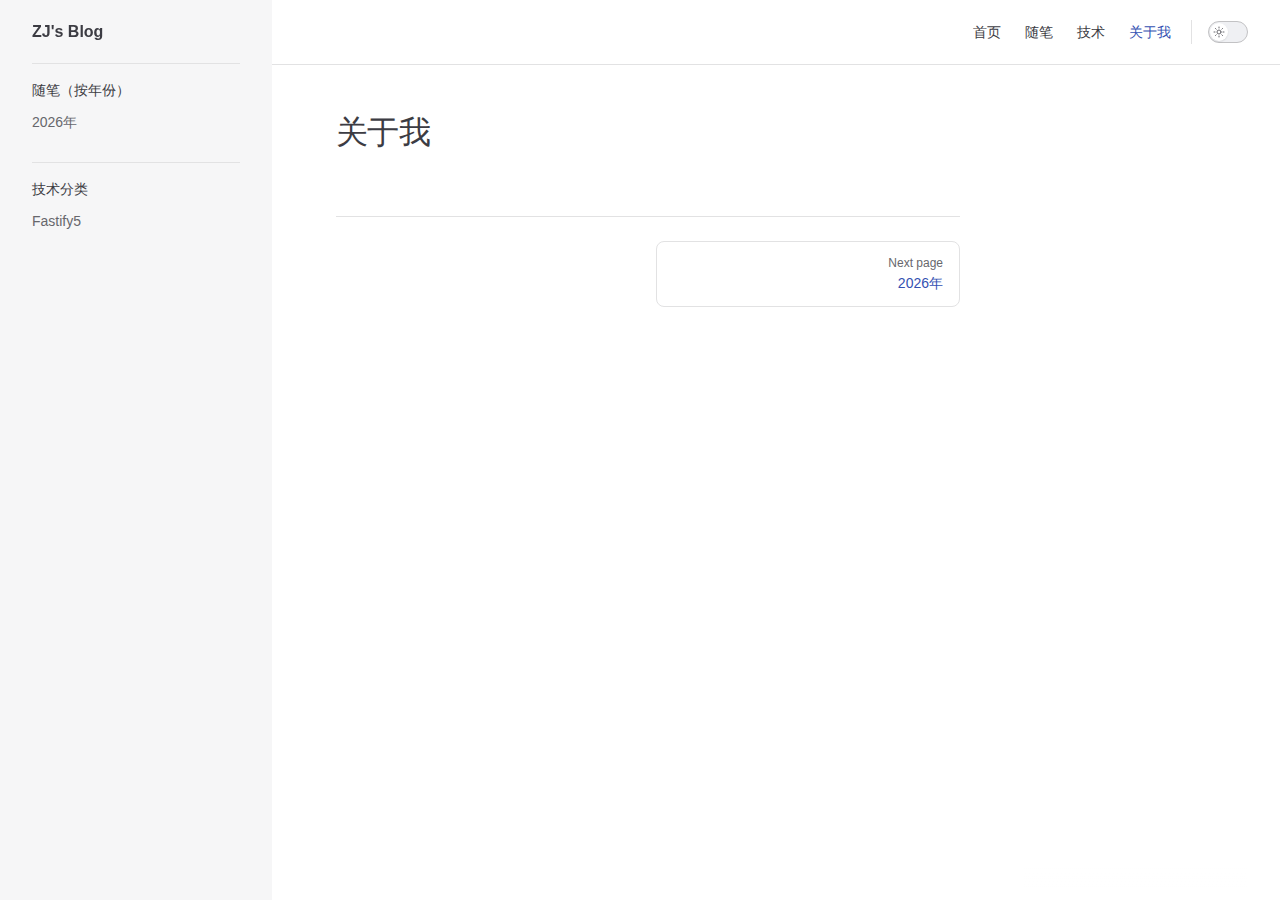
<file: about-me.html>
<!DOCTYPE html>
<html lang="en-US" dir="ltr">
  <head>
    <meta charset="utf-8">
    <meta name="viewport" content="width=device-width,initial-scale=1">
    <title>关于我 | ZJ's Blog</title>
    <meta name="description" content="技术/日常">
    <meta name="generator" content="VitePress v1.6.4">
    <link rel="preload stylesheet" href="/assets/style.DFTx90Kk.css" as="style">
    <link rel="preload stylesheet" href="/vp-icons.css" as="style">
    
    <script type="module" src="/assets/app.BN9QXAQs.js"></script>
    <link rel="preload" href="/assets/inter-roman-latin.Di8DUHzh.woff2" as="font" type="font/woff2" crossorigin="">
    <link rel="modulepreload" href="/assets/chunks/theme.Cn4dp31C.js">
    <link rel="modulepreload" href="/assets/chunks/framework.BD9pLfSD.js">
    <link rel="modulepreload" href="/assets/about-me.md.n9LafM3z.lean.js">
    <link rel="stylesheet" href="/custom.css">
    <script id="check-dark-mode">(()=>{const e=localStorage.getItem("vitepress-theme-appearance")||"auto",a=window.matchMedia("(prefers-color-scheme: dark)").matches;(!e||e==="auto"?a:e==="dark")&&document.documentElement.classList.add("dark")})();</script>
    <script id="check-mac-os">document.documentElement.classList.toggle("mac",/Mac|iPhone|iPod|iPad/i.test(navigator.platform));</script>
  </head>
  <body>
    <div id="app"><div class="Layout" data-v-5d98c3a5><!--[--><!--]--><!--[--><span tabindex="-1" data-v-0b0ada53></span><a href="#VPContent" class="VPSkipLink visually-hidden" data-v-0b0ada53>Skip to content</a><!--]--><!----><header class="VPNav" data-v-5d98c3a5 data-v-ae24b3ad><div class="VPNavBar" data-v-ae24b3ad data-v-6aa21345><div class="wrapper" data-v-6aa21345><div class="container" data-v-6aa21345><div class="title" data-v-6aa21345><div class="VPNavBarTitle has-sidebar" data-v-6aa21345 data-v-1168a8e4><a class="title" href="/" data-v-1168a8e4><!--[--><!--]--><!----><span data-v-1168a8e4>ZJ&#39;s Blog</span><!--[--><!--]--></a></div></div><div class="content" data-v-6aa21345><div class="content-body" data-v-6aa21345><!--[--><!--]--><div class="VPNavBarSearch search" data-v-6aa21345><!----></div><nav aria-labelledby="main-nav-aria-label" class="VPNavBarMenu menu" data-v-6aa21345 data-v-dc692963><span id="main-nav-aria-label" class="visually-hidden" data-v-dc692963> Main Navigation </span><!--[--><!--[--><a class="VPLink link VPNavBarMenuLink" href="/" tabindex="0" data-v-dc692963 data-v-e56f3d57><!--[--><span data-v-e56f3d57>首页</span><!--]--></a><!--]--><!--[--><a class="VPLink link VPNavBarMenuLink" href="/list/diary-list.html" tabindex="0" data-v-dc692963 data-v-e56f3d57><!--[--><span data-v-e56f3d57>随笔</span><!--]--></a><!--]--><!--[--><a class="VPLink link VPNavBarMenuLink" href="/list/post-list.html" tabindex="0" data-v-dc692963 data-v-e56f3d57><!--[--><span data-v-e56f3d57>技术</span><!--]--></a><!--]--><!--[--><a class="VPLink link VPNavBarMenuLink active" href="/about-me.html" tabindex="0" data-v-dc692963 data-v-e56f3d57><!--[--><span data-v-e56f3d57>关于我</span><!--]--></a><!--]--><!--]--></nav><!----><div class="VPNavBarAppearance appearance" data-v-6aa21345 data-v-6c893767><button class="VPSwitch VPSwitchAppearance" type="button" role="switch" title aria-checked="false" data-v-6c893767 data-v-5337faa4 data-v-1d5665e3><span class="check" data-v-1d5665e3><span class="icon" data-v-1d5665e3><!--[--><span class="vpi-sun sun" data-v-5337faa4></span><span class="vpi-moon moon" data-v-5337faa4></span><!--]--></span></span></button></div><!----><div class="VPFlyout VPNavBarExtra extra" data-v-6aa21345 data-v-bb2aa2f0 data-v-cf11d7a2><button type="button" class="button" aria-haspopup="true" aria-expanded="false" aria-label="extra navigation" data-v-cf11d7a2><span class="vpi-more-horizontal icon" data-v-cf11d7a2></span></button><div class="menu" data-v-cf11d7a2><div class="VPMenu" data-v-cf11d7a2 data-v-b98bc113><!----><!--[--><!--[--><!----><div class="group" data-v-bb2aa2f0><div class="item appearance" data-v-bb2aa2f0><p class="label" data-v-bb2aa2f0>Appearance</p><div class="appearance-action" data-v-bb2aa2f0><button class="VPSwitch VPSwitchAppearance" type="button" role="switch" title aria-checked="false" data-v-bb2aa2f0 data-v-5337faa4 data-v-1d5665e3><span class="check" data-v-1d5665e3><span class="icon" data-v-1d5665e3><!--[--><span class="vpi-sun sun" data-v-5337faa4></span><span class="vpi-moon moon" data-v-5337faa4></span><!--]--></span></span></button></div></div></div><!----><!--]--><!--]--></div></div></div><!--[--><!--]--><button type="button" class="VPNavBarHamburger hamburger" aria-label="mobile navigation" aria-expanded="false" aria-controls="VPNavScreen" data-v-6aa21345 data-v-e5dd9c1c><span class="container" data-v-e5dd9c1c><span class="top" data-v-e5dd9c1c></span><span class="middle" data-v-e5dd9c1c></span><span class="bottom" data-v-e5dd9c1c></span></span></button></div></div></div></div><div class="divider" data-v-6aa21345><div class="divider-line" data-v-6aa21345></div></div></div><!----></header><div class="VPLocalNav has-sidebar empty" data-v-5d98c3a5 data-v-a6f0e41e><div class="container" data-v-a6f0e41e><button class="menu" aria-expanded="false" aria-controls="VPSidebarNav" data-v-a6f0e41e><span class="vpi-align-left menu-icon" data-v-a6f0e41e></span><span class="menu-text" data-v-a6f0e41e>Menu</span></button><div class="VPLocalNavOutlineDropdown" style="--vp-vh:0px;" data-v-a6f0e41e data-v-8a42e2b4><button data-v-8a42e2b4>Return to top</button><!----></div></div></div><aside class="VPSidebar" data-v-5d98c3a5 data-v-319d5ca6><div class="curtain" data-v-319d5ca6></div><nav class="nav" id="VPSidebarNav" aria-labelledby="sidebar-aria-label" tabindex="-1" data-v-319d5ca6><span class="visually-hidden" id="sidebar-aria-label" data-v-319d5ca6> Sidebar Navigation </span><!--[--><!--]--><!--[--><div class="no-transition group" data-v-c40bc020><section class="VPSidebarItem level-0" data-v-c40bc020 data-v-b3fd67f8><div class="item" role="button" tabindex="0" data-v-b3fd67f8><div class="indicator" data-v-b3fd67f8></div><h2 class="text" data-v-b3fd67f8>随笔（按年份）</h2><!----></div><div class="items" data-v-b3fd67f8><!--[--><div class="VPSidebarItem level-1 is-link" data-v-b3fd67f8 data-v-b3fd67f8><div class="item" data-v-b3fd67f8><div class="indicator" data-v-b3fd67f8></div><a class="VPLink link link" href="/list/2026-diary-list.html" data-v-b3fd67f8><!--[--><p class="text" data-v-b3fd67f8>2026年</p><!--]--></a><!----></div><!----></div><!--]--></div></section></div><div class="no-transition group" data-v-c40bc020><section class="VPSidebarItem level-0" data-v-c40bc020 data-v-b3fd67f8><div class="item" role="button" tabindex="0" data-v-b3fd67f8><div class="indicator" data-v-b3fd67f8></div><h2 class="text" data-v-b3fd67f8>技术分类</h2><!----></div><div class="items" data-v-b3fd67f8><!--[--><div class="VPSidebarItem level-1 is-link" data-v-b3fd67f8 data-v-b3fd67f8><div class="item" data-v-b3fd67f8><div class="indicator" data-v-b3fd67f8></div><a class="VPLink link link" href="/list/fastify-list.html" data-v-b3fd67f8><!--[--><p class="text" data-v-b3fd67f8>Fastify5</p><!--]--></a><!----></div><!----></div><!--]--></div></section></div><!--]--><!--[--><!--]--></nav></aside><div class="VPContent has-sidebar" id="VPContent" data-v-5d98c3a5 data-v-1428d186><div class="VPDoc has-sidebar has-aside" data-v-1428d186 data-v-39a288b8><!--[--><!--]--><div class="container" data-v-39a288b8><div class="aside" data-v-39a288b8><div class="aside-curtain" data-v-39a288b8></div><div class="aside-container" data-v-39a288b8><div class="aside-content" data-v-39a288b8><div class="VPDocAside" data-v-39a288b8 data-v-3f215769><!--[--><!--]--><!--[--><!--]--><nav aria-labelledby="doc-outline-aria-label" class="VPDocAsideOutline" data-v-3f215769 data-v-a5bbad30><div class="content" data-v-a5bbad30><div class="outline-marker" data-v-a5bbad30></div><div aria-level="2" class="outline-title" id="doc-outline-aria-label" role="heading" data-v-a5bbad30>On this page</div><ul class="VPDocOutlineItem root" data-v-a5bbad30 data-v-b933a997><!--[--><!--]--></ul></div></nav><!--[--><!--]--><div class="spacer" data-v-3f215769></div><!--[--><!--]--><!----><!--[--><!--]--><!--[--><!--]--></div></div></div></div><div class="content" data-v-39a288b8><div class="content-container" data-v-39a288b8><!--[--><!--]--><main class="main" data-v-39a288b8><div style="position:relative;" class="vp-doc _about-me" data-v-39a288b8><div><h1 id="关于我" tabindex="-1">关于我 <a class="header-anchor" href="#关于我" aria-label="Permalink to &quot;关于我&quot;">​</a></h1></div></div></main><footer class="VPDocFooter" data-v-39a288b8 data-v-e257564d><!--[--><!--]--><!----><nav class="prev-next" aria-labelledby="doc-footer-aria-label" data-v-e257564d><span class="visually-hidden" id="doc-footer-aria-label" data-v-e257564d>Pager</span><div class="pager" data-v-e257564d><!----></div><div class="pager" data-v-e257564d><a class="VPLink link pager-link next" href="/list/2026-diary-list.html" data-v-e257564d><!--[--><span class="desc" data-v-e257564d>Next page</span><span class="title" data-v-e257564d>2026年</span><!--]--></a></div></nav></footer><!--[--><!--]--></div></div></div><!--[--><!--]--></div></div><!----><!--[--><!--]--></div></div>
    <script>window.__VP_HASH_MAP__=JSON.parse("{\"about-me.md\":\"n9LafM3z\",\"diary_2026_diary-2026-02-06-001.md\":\"DLWw6A45\",\"index.md\":\"BK_qB0TY\",\"list_2026-diary-list.md\":\"B1nkdFVO\",\"list_all-list.md\":\"DzK1MiNB\",\"list_diary-list.md\":\"DtU5AH4D\",\"list_fastify-list.md\":\"DkOYJ7EO\",\"list_post-list.md\":\"C97M_qWo\",\"posts_fastify5_fastify5-mysql-简单查询.md\":\"DAJxAgBn\"}");window.__VP_SITE_DATA__=JSON.parse("{\"lang\":\"en-US\",\"dir\":\"ltr\",\"title\":\"ZJ's Blog\",\"description\":\"技术/日常\",\"base\":\"/\",\"head\":[],\"router\":{\"prefetchLinks\":true},\"appearance\":true,\"themeConfig\":{\"nav\":[{\"text\":\"首页\",\"link\":\"/\"},{\"text\":\"随笔\",\"link\":\"/list/diary-list.md\"},{\"text\":\"技术\",\"link\":\"/list/post-list.md\"},{\"text\":\"关于我\",\"link\":\"/about-me.md\"}],\"sidebar\":[{\"text\":\"随笔（按年份）\",\"items\":[{\"text\":\"2026年\",\"link\":\"/list/2026-diary-list.md\"}]},{\"text\":\"技术分类\",\"items\":[{\"text\":\"Fastify5\",\"link\":\"/list/fastify-list.md\"}]}]},\"locales\":{},\"scrollOffset\":134,\"cleanUrls\":false}");</script>
    
  </body>
</html>
</file>
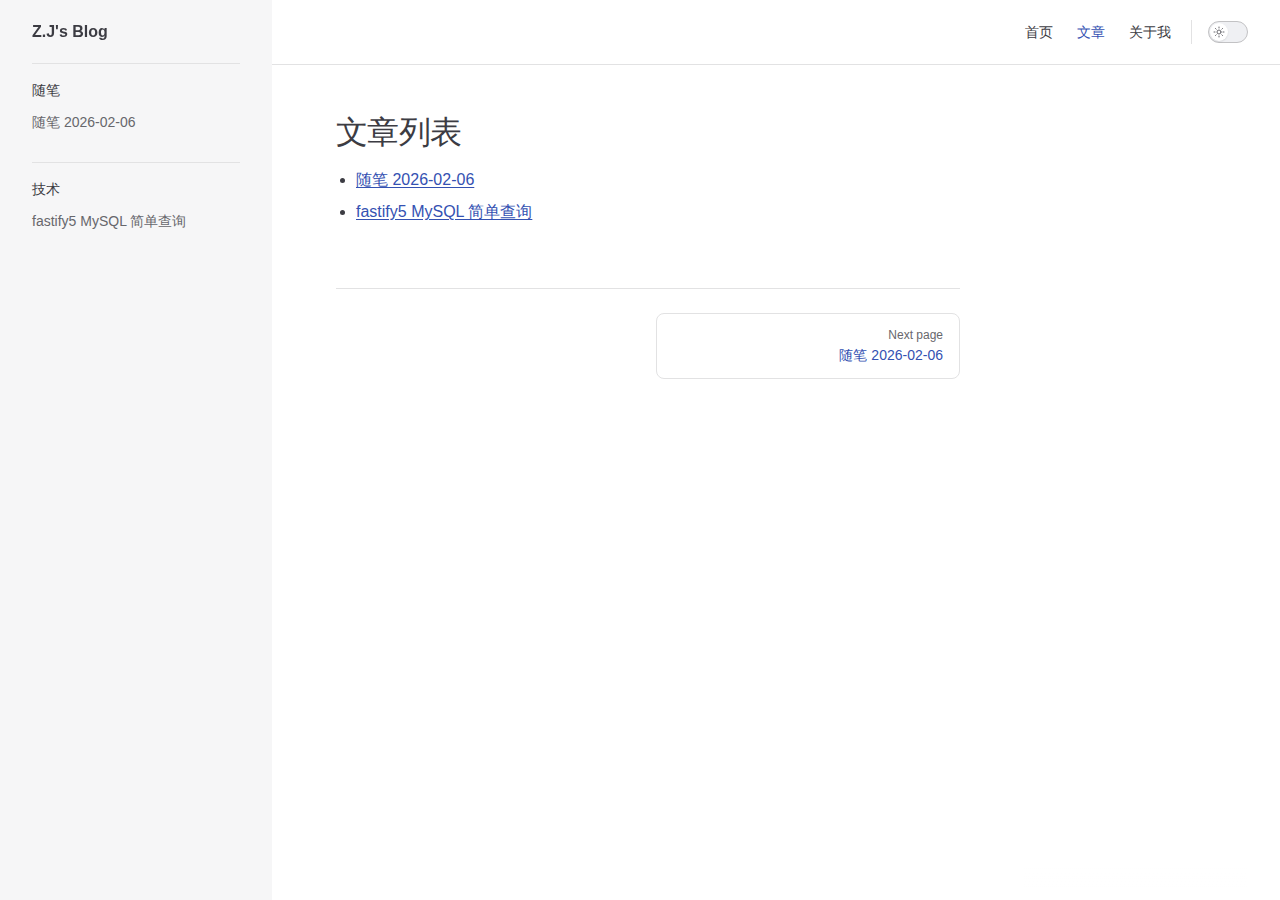
<file: page-list.html>
<!DOCTYPE html>
<html lang="en-US" dir="ltr">
  <head>
    <meta charset="utf-8">
    <meta name="viewport" content="width=device-width,initial-scale=1">
    <title>文章列表 | Z.J's Blog</title>
    <meta name="description" content="技术/日常">
    <meta name="generator" content="VitePress v1.6.4">
    <link rel="preload stylesheet" href="/assets/style.DFTx90Kk.css" as="style">
    <link rel="preload stylesheet" href="/vp-icons.css" as="style">
    
    <script type="module" src="/assets/app.BN9QXAQs.js"></script>
    <link rel="preload" href="/assets/inter-roman-latin.Di8DUHzh.woff2" as="font" type="font/woff2" crossorigin="">
    <link rel="modulepreload" href="/assets/chunks/theme.Cn4dp31C.js">
    <link rel="modulepreload" href="/assets/chunks/framework.BD9pLfSD.js">
    <link rel="modulepreload" href="/assets/page-list.md.DrA8ttSe.lean.js">
    <link rel="stylesheet" href="/custom.css">
    <script id="check-dark-mode">(()=>{const e=localStorage.getItem("vitepress-theme-appearance")||"auto",a=window.matchMedia("(prefers-color-scheme: dark)").matches;(!e||e==="auto"?a:e==="dark")&&document.documentElement.classList.add("dark")})();</script>
    <script id="check-mac-os">document.documentElement.classList.toggle("mac",/Mac|iPhone|iPod|iPad/i.test(navigator.platform));</script>
  </head>
  <body>
    <div id="app"><div class="Layout" data-v-5d98c3a5><!--[--><!--]--><!--[--><span tabindex="-1" data-v-0b0ada53></span><a href="#VPContent" class="VPSkipLink visually-hidden" data-v-0b0ada53>Skip to content</a><!--]--><!----><header class="VPNav" data-v-5d98c3a5 data-v-ae24b3ad><div class="VPNavBar" data-v-ae24b3ad data-v-6aa21345><div class="wrapper" data-v-6aa21345><div class="container" data-v-6aa21345><div class="title" data-v-6aa21345><div class="VPNavBarTitle has-sidebar" data-v-6aa21345 data-v-1168a8e4><a class="title" href="/" data-v-1168a8e4><!--[--><!--]--><!----><span data-v-1168a8e4>Z.J&#39;s Blog</span><!--[--><!--]--></a></div></div><div class="content" data-v-6aa21345><div class="content-body" data-v-6aa21345><!--[--><!--]--><div class="VPNavBarSearch search" data-v-6aa21345><!----></div><nav aria-labelledby="main-nav-aria-label" class="VPNavBarMenu menu" data-v-6aa21345 data-v-dc692963><span id="main-nav-aria-label" class="visually-hidden" data-v-dc692963> Main Navigation </span><!--[--><!--[--><a class="VPLink link VPNavBarMenuLink" href="/" tabindex="0" data-v-dc692963 data-v-e56f3d57><!--[--><span data-v-e56f3d57>首页</span><!--]--></a><!--]--><!--[--><a class="VPLink link VPNavBarMenuLink active" href="/page-list.html" tabindex="0" data-v-dc692963 data-v-e56f3d57><!--[--><span data-v-e56f3d57>文章</span><!--]--></a><!--]--><!--[--><a class="VPLink link VPNavBarMenuLink" href="/about-me.html" tabindex="0" data-v-dc692963 data-v-e56f3d57><!--[--><span data-v-e56f3d57>关于我</span><!--]--></a><!--]--><!--]--></nav><!----><div class="VPNavBarAppearance appearance" data-v-6aa21345 data-v-6c893767><button class="VPSwitch VPSwitchAppearance" type="button" role="switch" title aria-checked="false" data-v-6c893767 data-v-5337faa4 data-v-1d5665e3><span class="check" data-v-1d5665e3><span class="icon" data-v-1d5665e3><!--[--><span class="vpi-sun sun" data-v-5337faa4></span><span class="vpi-moon moon" data-v-5337faa4></span><!--]--></span></span></button></div><!----><div class="VPFlyout VPNavBarExtra extra" data-v-6aa21345 data-v-bb2aa2f0 data-v-cf11d7a2><button type="button" class="button" aria-haspopup="true" aria-expanded="false" aria-label="extra navigation" data-v-cf11d7a2><span class="vpi-more-horizontal icon" data-v-cf11d7a2></span></button><div class="menu" data-v-cf11d7a2><div class="VPMenu" data-v-cf11d7a2 data-v-b98bc113><!----><!--[--><!--[--><!----><div class="group" data-v-bb2aa2f0><div class="item appearance" data-v-bb2aa2f0><p class="label" data-v-bb2aa2f0>Appearance</p><div class="appearance-action" data-v-bb2aa2f0><button class="VPSwitch VPSwitchAppearance" type="button" role="switch" title aria-checked="false" data-v-bb2aa2f0 data-v-5337faa4 data-v-1d5665e3><span class="check" data-v-1d5665e3><span class="icon" data-v-1d5665e3><!--[--><span class="vpi-sun sun" data-v-5337faa4></span><span class="vpi-moon moon" data-v-5337faa4></span><!--]--></span></span></button></div></div></div><!----><!--]--><!--]--></div></div></div><!--[--><!--]--><button type="button" class="VPNavBarHamburger hamburger" aria-label="mobile navigation" aria-expanded="false" aria-controls="VPNavScreen" data-v-6aa21345 data-v-e5dd9c1c><span class="container" data-v-e5dd9c1c><span class="top" data-v-e5dd9c1c></span><span class="middle" data-v-e5dd9c1c></span><span class="bottom" data-v-e5dd9c1c></span></span></button></div></div></div></div><div class="divider" data-v-6aa21345><div class="divider-line" data-v-6aa21345></div></div></div><!----></header><div class="VPLocalNav has-sidebar empty" data-v-5d98c3a5 data-v-a6f0e41e><div class="container" data-v-a6f0e41e><button class="menu" aria-expanded="false" aria-controls="VPSidebarNav" data-v-a6f0e41e><span class="vpi-align-left menu-icon" data-v-a6f0e41e></span><span class="menu-text" data-v-a6f0e41e>Menu</span></button><div class="VPLocalNavOutlineDropdown" style="--vp-vh:0px;" data-v-a6f0e41e data-v-8a42e2b4><button data-v-8a42e2b4>Return to top</button><!----></div></div></div><aside class="VPSidebar" data-v-5d98c3a5 data-v-319d5ca6><div class="curtain" data-v-319d5ca6></div><nav class="nav" id="VPSidebarNav" aria-labelledby="sidebar-aria-label" tabindex="-1" data-v-319d5ca6><span class="visually-hidden" id="sidebar-aria-label" data-v-319d5ca6> Sidebar Navigation </span><!--[--><!--]--><!--[--><div class="no-transition group" data-v-c40bc020><section class="VPSidebarItem level-0" data-v-c40bc020 data-v-b3fd67f8><div class="item" role="button" tabindex="0" data-v-b3fd67f8><div class="indicator" data-v-b3fd67f8></div><h2 class="text" data-v-b3fd67f8>随笔</h2><!----></div><div class="items" data-v-b3fd67f8><!--[--><div class="VPSidebarItem level-1 is-link" data-v-b3fd67f8 data-v-b3fd67f8><div class="item" data-v-b3fd67f8><div class="indicator" data-v-b3fd67f8></div><a class="VPLink link link" href="/diary/diary-2026-02-06-001.html" data-v-b3fd67f8><!--[--><p class="text" data-v-b3fd67f8>随笔 2026-02-06</p><!--]--></a><!----></div><!----></div><!--]--></div></section></div><div class="no-transition group" data-v-c40bc020><section class="VPSidebarItem level-0" data-v-c40bc020 data-v-b3fd67f8><div class="item" role="button" tabindex="0" data-v-b3fd67f8><div class="indicator" data-v-b3fd67f8></div><h2 class="text" data-v-b3fd67f8>技术</h2><!----></div><div class="items" data-v-b3fd67f8><!--[--><div class="VPSidebarItem level-1 is-link" data-v-b3fd67f8 data-v-b3fd67f8><div class="item" data-v-b3fd67f8><div class="indicator" data-v-b3fd67f8></div><a class="VPLink link link" href="/posts/posts-2026-02-06-001.html" data-v-b3fd67f8><!--[--><p class="text" data-v-b3fd67f8>fastify5 MySQL 简单查询</p><!--]--></a><!----></div><!----></div><!--]--></div></section></div><!--]--><!--[--><!--]--></nav></aside><div class="VPContent has-sidebar" id="VPContent" data-v-5d98c3a5 data-v-1428d186><div class="VPDoc has-sidebar has-aside" data-v-1428d186 data-v-39a288b8><!--[--><!--]--><div class="container" data-v-39a288b8><div class="aside" data-v-39a288b8><div class="aside-curtain" data-v-39a288b8></div><div class="aside-container" data-v-39a288b8><div class="aside-content" data-v-39a288b8><div class="VPDocAside" data-v-39a288b8 data-v-3f215769><!--[--><!--]--><!--[--><!--]--><nav aria-labelledby="doc-outline-aria-label" class="VPDocAsideOutline" data-v-3f215769 data-v-a5bbad30><div class="content" data-v-a5bbad30><div class="outline-marker" data-v-a5bbad30></div><div aria-level="2" class="outline-title" id="doc-outline-aria-label" role="heading" data-v-a5bbad30>On this page</div><ul class="VPDocOutlineItem root" data-v-a5bbad30 data-v-b933a997><!--[--><!--]--></ul></div></nav><!--[--><!--]--><div class="spacer" data-v-3f215769></div><!--[--><!--]--><!----><!--[--><!--]--><!--[--><!--]--></div></div></div></div><div class="content" data-v-39a288b8><div class="content-container" data-v-39a288b8><!--[--><!--]--><main class="main" data-v-39a288b8><div style="position:relative;" class="vp-doc _page-list" data-v-39a288b8><div><h1 id="文章列表" tabindex="-1">文章列表 <a class="header-anchor" href="#文章列表" aria-label="Permalink to &quot;文章列表&quot;">​</a></h1><ul><li><a href="/diary/diary-2026-02-06-001.html">随笔 2026-02-06</a></li><li><a href="/posts/posts-2026-02-06-001.html">fastify5 MySQL 简单查询</a></li></ul></div></div></main><footer class="VPDocFooter" data-v-39a288b8 data-v-e257564d><!--[--><!--]--><!----><nav class="prev-next" aria-labelledby="doc-footer-aria-label" data-v-e257564d><span class="visually-hidden" id="doc-footer-aria-label" data-v-e257564d>Pager</span><div class="pager" data-v-e257564d><!----></div><div class="pager" data-v-e257564d><a class="VPLink link pager-link next" href="/diary/diary-2026-02-06-001.html" data-v-e257564d><!--[--><span class="desc" data-v-e257564d>Next page</span><span class="title" data-v-e257564d>随笔 2026-02-06</span><!--]--></a></div></nav></footer><!--[--><!--]--></div></div></div><!--[--><!--]--></div></div><!----><!--[--><!--]--></div></div>
    <script>window.__VP_HASH_MAP__=JSON.parse("{\"about-me.md\":\"n9LafM3z\",\"diary_diary-2026-02-06-001.md\":\"DMfPJaJd\",\"index.md\":\"giLOFnIw\",\"page-list.md\":\"DrA8ttSe\",\"posts_posts-2026-02-06-001.md\":\"CvGRxJFU\"}");window.__VP_SITE_DATA__=JSON.parse("{\"lang\":\"en-US\",\"dir\":\"ltr\",\"title\":\"Z.J's Blog\",\"description\":\"技术/日常\",\"base\":\"/\",\"head\":[],\"router\":{\"prefetchLinks\":true},\"appearance\":true,\"themeConfig\":{\"nav\":[{\"text\":\"首页\",\"link\":\"/\"},{\"text\":\"文章\",\"link\":\"/page-list.md\"},{\"text\":\"关于我\",\"link\":\"/about-me.md\"}],\"sidebar\":[{\"text\":\"随笔\",\"items\":[{\"text\":\"随笔 2026-02-06\",\"link\":\"/diary/diary-2026-02-06-001.md\"}]},{\"text\":\"技术\",\"items\":[{\"text\":\"fastify5 MySQL 简单查询\",\"link\":\"/posts/posts-2026-02-06-001.md\"}]}]},\"locales\":{},\"scrollOffset\":134,\"cleanUrls\":false}");</script>
    
  </body>
</html>
</file>
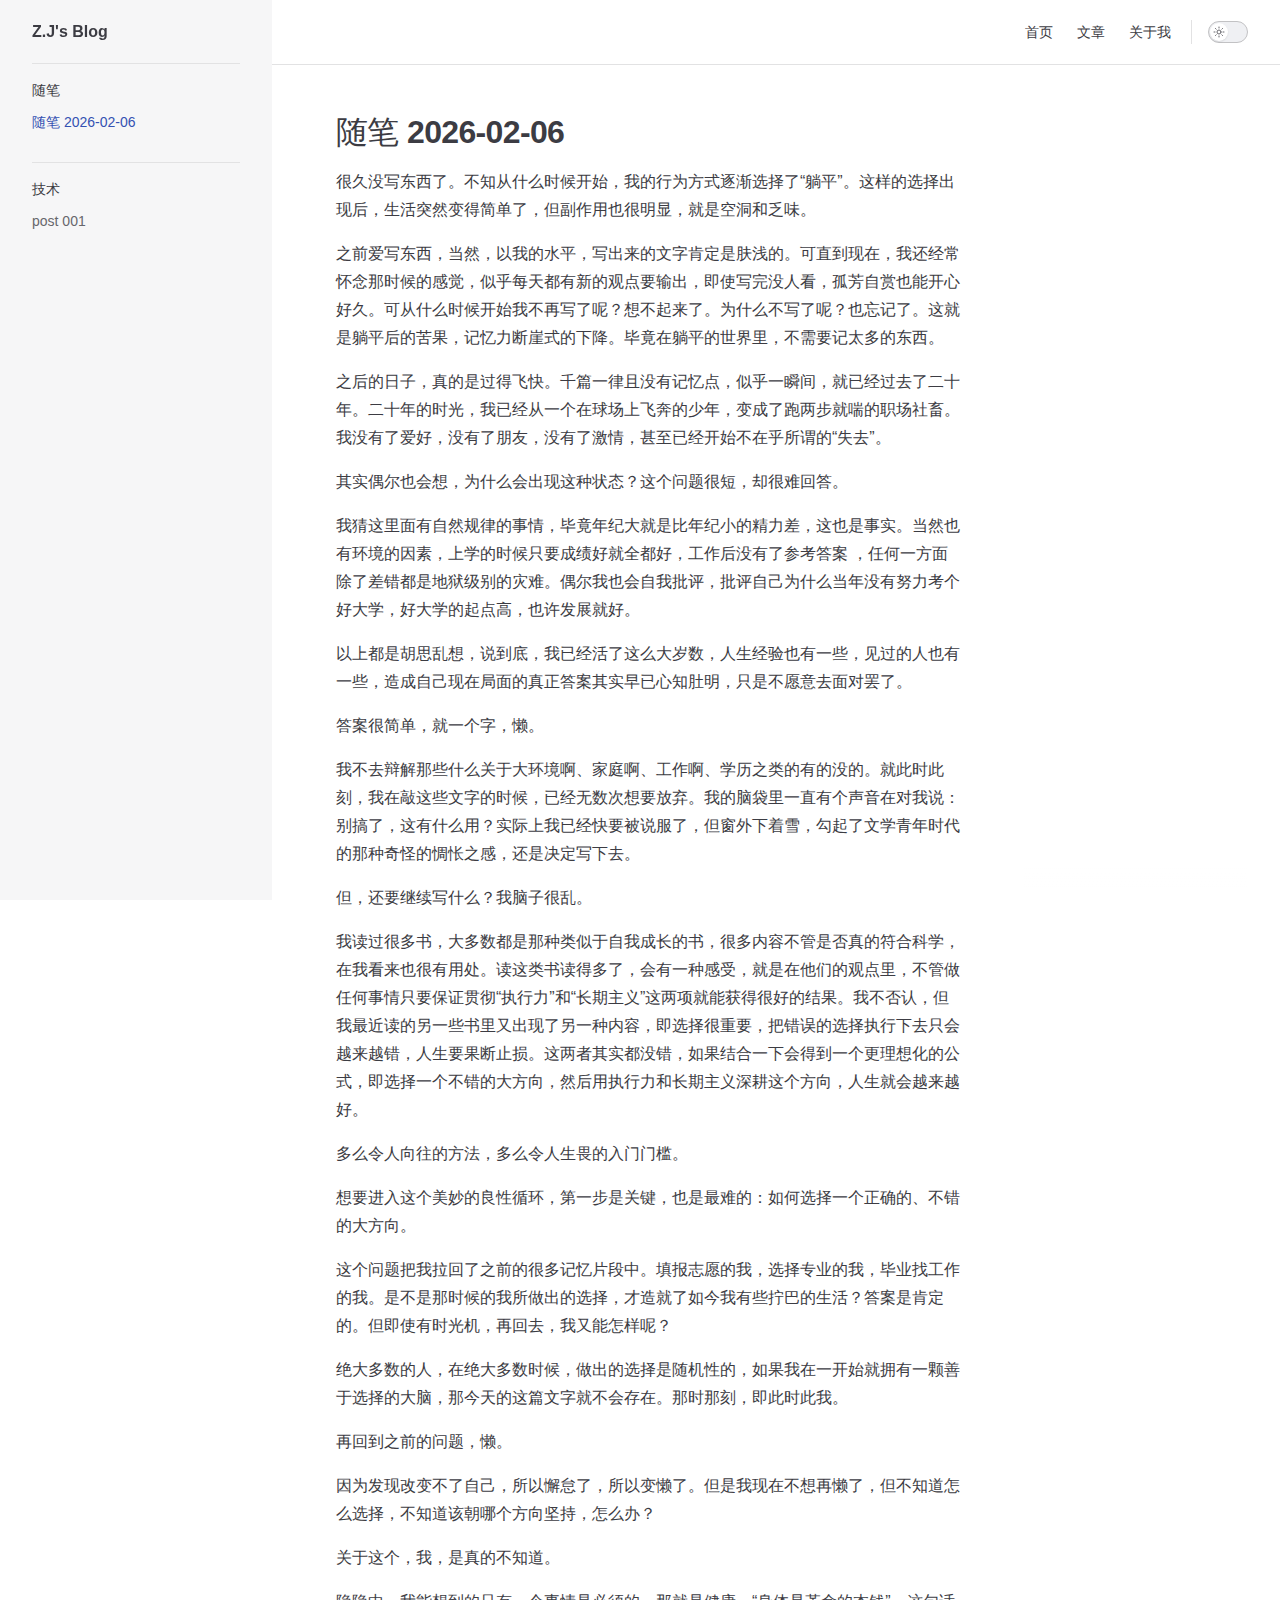
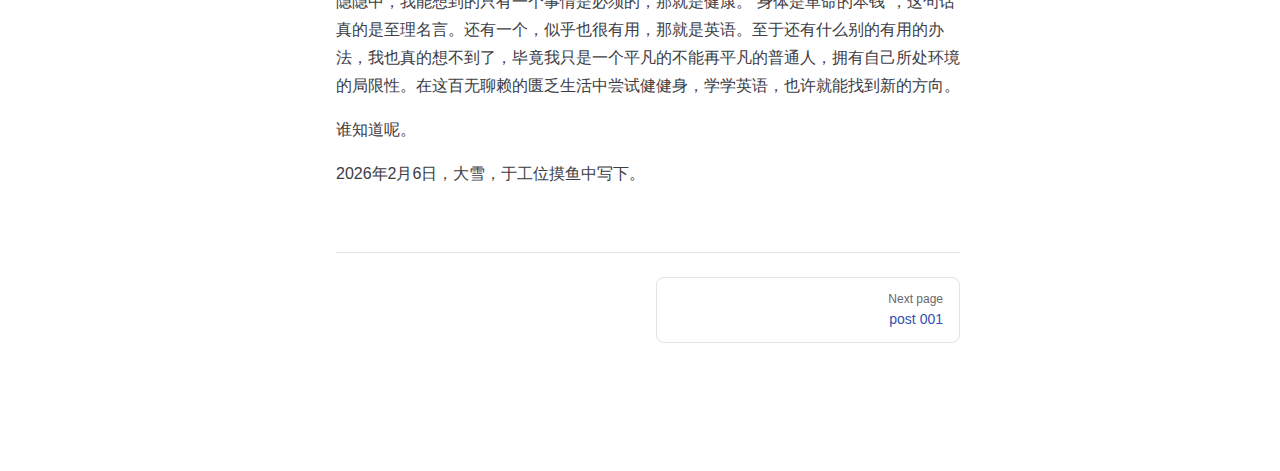
<file: diary/diary-2026-02-06-001.html>
<!DOCTYPE html>
<html lang="en-US" dir="ltr">
  <head>
    <meta charset="utf-8">
    <meta name="viewport" content="width=device-width,initial-scale=1">
    <title>随笔 2026-02-06 | Z.J's Blog</title>
    <meta name="description" content="技术/日常">
    <meta name="generator" content="VitePress v1.6.4">
    <link rel="preload stylesheet" href="/assets/style.DFTx90Kk.css" as="style">
    <link rel="preload stylesheet" href="/vp-icons.css" as="style">
    
    <script type="module" src="/assets/app.BN9QXAQs.js"></script>
    <link rel="preload" href="/assets/inter-roman-latin.Di8DUHzh.woff2" as="font" type="font/woff2" crossorigin="">
    <link rel="modulepreload" href="/assets/chunks/theme.Cn4dp31C.js">
    <link rel="modulepreload" href="/assets/chunks/framework.BD9pLfSD.js">
    <link rel="modulepreload" href="/assets/diary_diary-2026-02-06-001.md.DMfPJaJd.lean.js">
    <link rel="stylesheet" href="/custom.css">
    <script id="check-dark-mode">(()=>{const e=localStorage.getItem("vitepress-theme-appearance")||"auto",a=window.matchMedia("(prefers-color-scheme: dark)").matches;(!e||e==="auto"?a:e==="dark")&&document.documentElement.classList.add("dark")})();</script>
    <script id="check-mac-os">document.documentElement.classList.toggle("mac",/Mac|iPhone|iPod|iPad/i.test(navigator.platform));</script>
  </head>
  <body>
    <div id="app"><div class="Layout" data-v-5d98c3a5><!--[--><!--]--><!--[--><span tabindex="-1" data-v-0b0ada53></span><a href="#VPContent" class="VPSkipLink visually-hidden" data-v-0b0ada53>Skip to content</a><!--]--><!----><header class="VPNav" data-v-5d98c3a5 data-v-ae24b3ad><div class="VPNavBar" data-v-ae24b3ad data-v-6aa21345><div class="wrapper" data-v-6aa21345><div class="container" data-v-6aa21345><div class="title" data-v-6aa21345><div class="VPNavBarTitle has-sidebar" data-v-6aa21345 data-v-1168a8e4><a class="title" href="/" data-v-1168a8e4><!--[--><!--]--><!----><span data-v-1168a8e4>Z.J&#39;s Blog</span><!--[--><!--]--></a></div></div><div class="content" data-v-6aa21345><div class="content-body" data-v-6aa21345><!--[--><!--]--><div class="VPNavBarSearch search" data-v-6aa21345><!----></div><nav aria-labelledby="main-nav-aria-label" class="VPNavBarMenu menu" data-v-6aa21345 data-v-dc692963><span id="main-nav-aria-label" class="visually-hidden" data-v-dc692963> Main Navigation </span><!--[--><!--[--><a class="VPLink link VPNavBarMenuLink" href="/" tabindex="0" data-v-dc692963 data-v-e56f3d57><!--[--><span data-v-e56f3d57>首页</span><!--]--></a><!--]--><!--[--><a class="VPLink link VPNavBarMenuLink" href="/page-list.html" tabindex="0" data-v-dc692963 data-v-e56f3d57><!--[--><span data-v-e56f3d57>文章</span><!--]--></a><!--]--><!--[--><a class="VPLink link VPNavBarMenuLink" href="/about-me.html" tabindex="0" data-v-dc692963 data-v-e56f3d57><!--[--><span data-v-e56f3d57>关于我</span><!--]--></a><!--]--><!--]--></nav><!----><div class="VPNavBarAppearance appearance" data-v-6aa21345 data-v-6c893767><button class="VPSwitch VPSwitchAppearance" type="button" role="switch" title aria-checked="false" data-v-6c893767 data-v-5337faa4 data-v-1d5665e3><span class="check" data-v-1d5665e3><span class="icon" data-v-1d5665e3><!--[--><span class="vpi-sun sun" data-v-5337faa4></span><span class="vpi-moon moon" data-v-5337faa4></span><!--]--></span></span></button></div><!----><div class="VPFlyout VPNavBarExtra extra" data-v-6aa21345 data-v-bb2aa2f0 data-v-cf11d7a2><button type="button" class="button" aria-haspopup="true" aria-expanded="false" aria-label="extra navigation" data-v-cf11d7a2><span class="vpi-more-horizontal icon" data-v-cf11d7a2></span></button><div class="menu" data-v-cf11d7a2><div class="VPMenu" data-v-cf11d7a2 data-v-b98bc113><!----><!--[--><!--[--><!----><div class="group" data-v-bb2aa2f0><div class="item appearance" data-v-bb2aa2f0><p class="label" data-v-bb2aa2f0>Appearance</p><div class="appearance-action" data-v-bb2aa2f0><button class="VPSwitch VPSwitchAppearance" type="button" role="switch" title aria-checked="false" data-v-bb2aa2f0 data-v-5337faa4 data-v-1d5665e3><span class="check" data-v-1d5665e3><span class="icon" data-v-1d5665e3><!--[--><span class="vpi-sun sun" data-v-5337faa4></span><span class="vpi-moon moon" data-v-5337faa4></span><!--]--></span></span></button></div></div></div><!----><!--]--><!--]--></div></div></div><!--[--><!--]--><button type="button" class="VPNavBarHamburger hamburger" aria-label="mobile navigation" aria-expanded="false" aria-controls="VPNavScreen" data-v-6aa21345 data-v-e5dd9c1c><span class="container" data-v-e5dd9c1c><span class="top" data-v-e5dd9c1c></span><span class="middle" data-v-e5dd9c1c></span><span class="bottom" data-v-e5dd9c1c></span></span></button></div></div></div></div><div class="divider" data-v-6aa21345><div class="divider-line" data-v-6aa21345></div></div></div><!----></header><div class="VPLocalNav has-sidebar empty" data-v-5d98c3a5 data-v-a6f0e41e><div class="container" data-v-a6f0e41e><button class="menu" aria-expanded="false" aria-controls="VPSidebarNav" data-v-a6f0e41e><span class="vpi-align-left menu-icon" data-v-a6f0e41e></span><span class="menu-text" data-v-a6f0e41e>Menu</span></button><div class="VPLocalNavOutlineDropdown" style="--vp-vh:0px;" data-v-a6f0e41e data-v-8a42e2b4><button data-v-8a42e2b4>Return to top</button><!----></div></div></div><aside class="VPSidebar" data-v-5d98c3a5 data-v-319d5ca6><div class="curtain" data-v-319d5ca6></div><nav class="nav" id="VPSidebarNav" aria-labelledby="sidebar-aria-label" tabindex="-1" data-v-319d5ca6><span class="visually-hidden" id="sidebar-aria-label" data-v-319d5ca6> Sidebar Navigation </span><!--[--><!--]--><!--[--><div class="no-transition group" data-v-c40bc020><section class="VPSidebarItem level-0 has-active" data-v-c40bc020 data-v-b3fd67f8><div class="item" role="button" tabindex="0" data-v-b3fd67f8><div class="indicator" data-v-b3fd67f8></div><h2 class="text" data-v-b3fd67f8>随笔</h2><!----></div><div class="items" data-v-b3fd67f8><!--[--><div class="VPSidebarItem level-1 is-link" data-v-b3fd67f8 data-v-b3fd67f8><div class="item" data-v-b3fd67f8><div class="indicator" data-v-b3fd67f8></div><a class="VPLink link link" href="/diary/diary-2026-02-06-001.html" data-v-b3fd67f8><!--[--><p class="text" data-v-b3fd67f8>随笔 2026-02-06</p><!--]--></a><!----></div><!----></div><!--]--></div></section></div><div class="no-transition group" data-v-c40bc020><section class="VPSidebarItem level-0" data-v-c40bc020 data-v-b3fd67f8><div class="item" role="button" tabindex="0" data-v-b3fd67f8><div class="indicator" data-v-b3fd67f8></div><h2 class="text" data-v-b3fd67f8>技术</h2><!----></div><div class="items" data-v-b3fd67f8><!--[--><div class="VPSidebarItem level-1 is-link" data-v-b3fd67f8 data-v-b3fd67f8><div class="item" data-v-b3fd67f8><div class="indicator" data-v-b3fd67f8></div><a class="VPLink link link" href="/posts/posts-2026-02-06-001.html" data-v-b3fd67f8><!--[--><p class="text" data-v-b3fd67f8>post 001</p><!--]--></a><!----></div><!----></div><!--]--></div></section></div><!--]--><!--[--><!--]--></nav></aside><div class="VPContent has-sidebar" id="VPContent" data-v-5d98c3a5 data-v-1428d186><div class="VPDoc has-sidebar has-aside" data-v-1428d186 data-v-39a288b8><!--[--><!--]--><div class="container" data-v-39a288b8><div class="aside" data-v-39a288b8><div class="aside-curtain" data-v-39a288b8></div><div class="aside-container" data-v-39a288b8><div class="aside-content" data-v-39a288b8><div class="VPDocAside" data-v-39a288b8 data-v-3f215769><!--[--><!--]--><!--[--><!--]--><nav aria-labelledby="doc-outline-aria-label" class="VPDocAsideOutline" data-v-3f215769 data-v-a5bbad30><div class="content" data-v-a5bbad30><div class="outline-marker" data-v-a5bbad30></div><div aria-level="2" class="outline-title" id="doc-outline-aria-label" role="heading" data-v-a5bbad30>On this page</div><ul class="VPDocOutlineItem root" data-v-a5bbad30 data-v-b933a997><!--[--><!--]--></ul></div></nav><!--[--><!--]--><div class="spacer" data-v-3f215769></div><!--[--><!--]--><!----><!--[--><!--]--><!--[--><!--]--></div></div></div></div><div class="content" data-v-39a288b8><div class="content-container" data-v-39a288b8><!--[--><!--]--><main class="main" data-v-39a288b8><div style="position:relative;" class="vp-doc _diary_diary-2026-02-06-001" data-v-39a288b8><div><h1 id="随笔-2026-02-06" tabindex="-1">随笔 2026-02-06 <a class="header-anchor" href="#随笔-2026-02-06" aria-label="Permalink to &quot;随笔 2026-02-06&quot;">​</a></h1><p>很久没写东西了。不知从什么时候开始，我的行为方式逐渐选择了“躺平”。这样的选择出现后，生活突然变得简单了，但副作用也很明显，就是空洞和乏味。</p><p>之前爱写东西，当然，以我的水平，写出来的文字肯定是肤浅的。可直到现在，我还经常怀念那时候的感觉，似乎每天都有新的观点要输出，即使写完没人看，孤芳自赏也能开心好久。可从什么时候开始我不再写了呢？想不起来了。为什么不写了呢？也忘记了。这就是躺平后的苦果，记忆力断崖式的下降。毕竟在躺平的世界里，不需要记太多的东西。</p><p>之后的日子，真的是过得飞快。千篇一律且没有记忆点，似乎一瞬间，就已经过去了二十年。二十年的时光，我已经从一个在球场上飞奔的少年，变成了跑两步就喘的职场社畜。我没有了爱好，没有了朋友，没有了激情，甚至已经开始不在乎所谓的“失去”。</p><p>其实偶尔也会想，为什么会出现这种状态？这个问题很短，却很难回答。</p><p>我猜这里面有自然规律的事情，毕竟年纪大就是比年纪小的精力差，这也是事实。当然也有环境的因素，上学的时候只要成绩好就全都好，工作后没有了参考答案 ，任何一方面除了差错都是地狱级别的灾难。偶尔我也会自我批评，批评自己为什么当年没有努力考个好大学，好大学的起点高，也许发展就好。</p><p>以上都是胡思乱想，说到底，我已经活了这么大岁数，人生经验也有一些，见过的人也有一些，造成自己现在局面的真正答案其实早已心知肚明，只是不愿意去面对罢了。</p><p>答案很简单，就一个字，懒。</p><p>我不去辩解那些什么关于大环境啊、家庭啊、工作啊、学历之类的有的没的。就此时此刻，我在敲这些文字的时候，已经无数次想要放弃。我的脑袋里一直有个声音在对我说：别搞了，这有什么用？实际上我已经快要被说服了，但窗外下着雪，勾起了文学青年时代的那种奇怪的惆怅之感，还是决定写下去。</p><p>但，还要继续写什么？我脑子很乱。</p><p>我读过很多书，大多数都是那种类似于自我成长的书，很多内容不管是否真的符合科学，在我看来也很有用处。读这类书读得多了，会有一种感受，就是在他们的观点里，不管做任何事情只要保证贯彻“执行力”和“长期主义”这两项就能获得很好的结果。我不否认，但我最近读的另一些书里又出现了另一种内容，即选择很重要，把错误的选择执行下去只会越来越错，人生要果断止损。这两者其实都没错，如果结合一下会得到一个更理想化的公式，即选择一个不错的大方向，然后用执行力和长期主义深耕这个方向，人生就会越来越好。</p><p>多么令人向往的方法，多么令人生畏的入门门槛。</p><p>想要进入这个美妙的良性循环，第一步是关键，也是最难的：如何选择一个正确的、不错的大方向。</p><p>这个问题把我拉回了之前的很多记忆片段中。填报志愿的我，选择专业的我，毕业找工作的我。是不是那时候的我所做出的选择，才造就了如今我有些拧巴的生活？答案是肯定的。但即使有时光机，再回去，我又能怎样呢？</p><p>绝大多数的人，在绝大多数时候，做出的选择是随机性的，如果我在一开始就拥有一颗善于选择的大脑，那今天的这篇文字就不会存在。那时那刻，即此时此我。</p><p>再回到之前的问题，懒。</p><p>因为发现改变不了自己，所以懈怠了，所以变懒了。但是我现在不想再懒了，但不知道怎么选择，不知道该朝哪个方向坚持，怎么办？</p><p>关于这个，我，是真的不知道。</p><p>隐隐中，我能想到的只有一个事情是必须的，那就是健康。“身体是革命的本钱”，这句话真的是至理名言。还有一个，似乎也很有用，那就是英语。至于还有什么别的有用的办法，我也真的想不到了，毕竟我只是一个平凡的不能再平凡的普通人，拥有自己所处环境的局限性。在这百无聊赖的匮乏生活中尝试健健身，学学英语，也许就能找到新的方向。</p><p>谁知道呢。</p><p>2026年2月6日，大雪，于工位摸鱼中写下。</p></div></div></main><footer class="VPDocFooter" data-v-39a288b8 data-v-e257564d><!--[--><!--]--><!----><nav class="prev-next" aria-labelledby="doc-footer-aria-label" data-v-e257564d><span class="visually-hidden" id="doc-footer-aria-label" data-v-e257564d>Pager</span><div class="pager" data-v-e257564d><!----></div><div class="pager" data-v-e257564d><a class="VPLink link pager-link next" href="/posts/posts-2026-02-06-001.html" data-v-e257564d><!--[--><span class="desc" data-v-e257564d>Next page</span><span class="title" data-v-e257564d>post 001</span><!--]--></a></div></nav></footer><!--[--><!--]--></div></div></div><!--[--><!--]--></div></div><!----><!--[--><!--]--></div></div>
    <script>window.__VP_HASH_MAP__=JSON.parse("{\"about-me.md\":\"n9LafM3z\",\"diary_diary-2026-02-06-001.md\":\"DMfPJaJd\",\"index.md\":\"giLOFnIw\",\"page-list.md\":\"DweCTXYf\",\"posts_posts-2026-02-06-001.md\":\"DtZI-v8s\"}");window.__VP_SITE_DATA__=JSON.parse("{\"lang\":\"en-US\",\"dir\":\"ltr\",\"title\":\"Z.J's Blog\",\"description\":\"技术/日常\",\"base\":\"/\",\"head\":[],\"router\":{\"prefetchLinks\":true},\"appearance\":true,\"themeConfig\":{\"nav\":[{\"text\":\"首页\",\"link\":\"/\"},{\"text\":\"文章\",\"link\":\"/page-list.md\"},{\"text\":\"关于我\",\"link\":\"/about-me.md\"}],\"sidebar\":[{\"text\":\"随笔\",\"items\":[{\"text\":\"随笔 2026-02-06\",\"link\":\"/diary/diary-2026-02-06-001.md\"}]},{\"text\":\"技术\",\"items\":[{\"text\":\"post 001\",\"link\":\"/posts/posts-2026-02-06-001.md\"}]}]},\"locales\":{},\"scrollOffset\":134,\"cleanUrls\":false}");</script>
    
  </body>
</html>
</file>
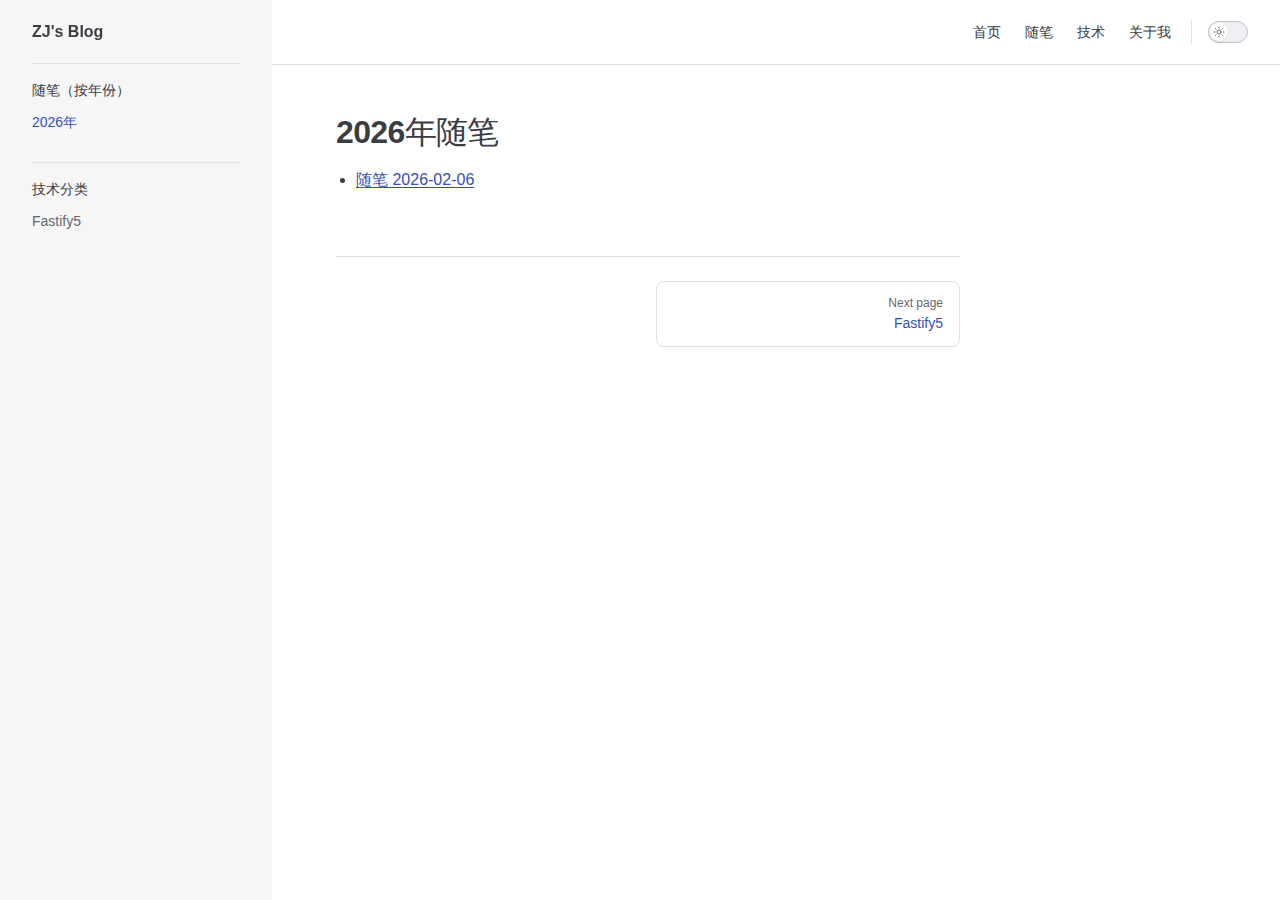
<file: list/2026-diary-list.html>
<!DOCTYPE html>
<html lang="en-US" dir="ltr">
  <head>
    <meta charset="utf-8">
    <meta name="viewport" content="width=device-width,initial-scale=1">
    <title>2026年随笔 | ZJ's Blog</title>
    <meta name="description" content="技术/日常">
    <meta name="generator" content="VitePress v1.6.4">
    <link rel="preload stylesheet" href="/assets/style.DFTx90Kk.css" as="style">
    <link rel="preload stylesheet" href="/vp-icons.css" as="style">
    
    <script type="module" src="/assets/app.BN9QXAQs.js"></script>
    <link rel="preload" href="/assets/inter-roman-latin.Di8DUHzh.woff2" as="font" type="font/woff2" crossorigin="">
    <link rel="modulepreload" href="/assets/chunks/theme.Cn4dp31C.js">
    <link rel="modulepreload" href="/assets/chunks/framework.BD9pLfSD.js">
    <link rel="modulepreload" href="/assets/list_2026-diary-list.md.B1nkdFVO.lean.js">
    <link rel="stylesheet" href="/custom.css">
    <script id="check-dark-mode">(()=>{const e=localStorage.getItem("vitepress-theme-appearance")||"auto",a=window.matchMedia("(prefers-color-scheme: dark)").matches;(!e||e==="auto"?a:e==="dark")&&document.documentElement.classList.add("dark")})();</script>
    <script id="check-mac-os">document.documentElement.classList.toggle("mac",/Mac|iPhone|iPod|iPad/i.test(navigator.platform));</script>
  </head>
  <body>
    <div id="app"><div class="Layout" data-v-5d98c3a5><!--[--><!--]--><!--[--><span tabindex="-1" data-v-0b0ada53></span><a href="#VPContent" class="VPSkipLink visually-hidden" data-v-0b0ada53>Skip to content</a><!--]--><!----><header class="VPNav" data-v-5d98c3a5 data-v-ae24b3ad><div class="VPNavBar" data-v-ae24b3ad data-v-6aa21345><div class="wrapper" data-v-6aa21345><div class="container" data-v-6aa21345><div class="title" data-v-6aa21345><div class="VPNavBarTitle has-sidebar" data-v-6aa21345 data-v-1168a8e4><a class="title" href="/" data-v-1168a8e4><!--[--><!--]--><!----><span data-v-1168a8e4>ZJ&#39;s Blog</span><!--[--><!--]--></a></div></div><div class="content" data-v-6aa21345><div class="content-body" data-v-6aa21345><!--[--><!--]--><div class="VPNavBarSearch search" data-v-6aa21345><!----></div><nav aria-labelledby="main-nav-aria-label" class="VPNavBarMenu menu" data-v-6aa21345 data-v-dc692963><span id="main-nav-aria-label" class="visually-hidden" data-v-dc692963> Main Navigation </span><!--[--><!--[--><a class="VPLink link VPNavBarMenuLink" href="/" tabindex="0" data-v-dc692963 data-v-e56f3d57><!--[--><span data-v-e56f3d57>首页</span><!--]--></a><!--]--><!--[--><a class="VPLink link VPNavBarMenuLink" href="/list/diary-list.html" tabindex="0" data-v-dc692963 data-v-e56f3d57><!--[--><span data-v-e56f3d57>随笔</span><!--]--></a><!--]--><!--[--><a class="VPLink link VPNavBarMenuLink" href="/list/post-list.html" tabindex="0" data-v-dc692963 data-v-e56f3d57><!--[--><span data-v-e56f3d57>技术</span><!--]--></a><!--]--><!--[--><a class="VPLink link VPNavBarMenuLink" href="/about-me.html" tabindex="0" data-v-dc692963 data-v-e56f3d57><!--[--><span data-v-e56f3d57>关于我</span><!--]--></a><!--]--><!--]--></nav><!----><div class="VPNavBarAppearance appearance" data-v-6aa21345 data-v-6c893767><button class="VPSwitch VPSwitchAppearance" type="button" role="switch" title aria-checked="false" data-v-6c893767 data-v-5337faa4 data-v-1d5665e3><span class="check" data-v-1d5665e3><span class="icon" data-v-1d5665e3><!--[--><span class="vpi-sun sun" data-v-5337faa4></span><span class="vpi-moon moon" data-v-5337faa4></span><!--]--></span></span></button></div><!----><div class="VPFlyout VPNavBarExtra extra" data-v-6aa21345 data-v-bb2aa2f0 data-v-cf11d7a2><button type="button" class="button" aria-haspopup="true" aria-expanded="false" aria-label="extra navigation" data-v-cf11d7a2><span class="vpi-more-horizontal icon" data-v-cf11d7a2></span></button><div class="menu" data-v-cf11d7a2><div class="VPMenu" data-v-cf11d7a2 data-v-b98bc113><!----><!--[--><!--[--><!----><div class="group" data-v-bb2aa2f0><div class="item appearance" data-v-bb2aa2f0><p class="label" data-v-bb2aa2f0>Appearance</p><div class="appearance-action" data-v-bb2aa2f0><button class="VPSwitch VPSwitchAppearance" type="button" role="switch" title aria-checked="false" data-v-bb2aa2f0 data-v-5337faa4 data-v-1d5665e3><span class="check" data-v-1d5665e3><span class="icon" data-v-1d5665e3><!--[--><span class="vpi-sun sun" data-v-5337faa4></span><span class="vpi-moon moon" data-v-5337faa4></span><!--]--></span></span></button></div></div></div><!----><!--]--><!--]--></div></div></div><!--[--><!--]--><button type="button" class="VPNavBarHamburger hamburger" aria-label="mobile navigation" aria-expanded="false" aria-controls="VPNavScreen" data-v-6aa21345 data-v-e5dd9c1c><span class="container" data-v-e5dd9c1c><span class="top" data-v-e5dd9c1c></span><span class="middle" data-v-e5dd9c1c></span><span class="bottom" data-v-e5dd9c1c></span></span></button></div></div></div></div><div class="divider" data-v-6aa21345><div class="divider-line" data-v-6aa21345></div></div></div><!----></header><div class="VPLocalNav has-sidebar empty" data-v-5d98c3a5 data-v-a6f0e41e><div class="container" data-v-a6f0e41e><button class="menu" aria-expanded="false" aria-controls="VPSidebarNav" data-v-a6f0e41e><span class="vpi-align-left menu-icon" data-v-a6f0e41e></span><span class="menu-text" data-v-a6f0e41e>Menu</span></button><div class="VPLocalNavOutlineDropdown" style="--vp-vh:0px;" data-v-a6f0e41e data-v-8a42e2b4><button data-v-8a42e2b4>Return to top</button><!----></div></div></div><aside class="VPSidebar" data-v-5d98c3a5 data-v-319d5ca6><div class="curtain" data-v-319d5ca6></div><nav class="nav" id="VPSidebarNav" aria-labelledby="sidebar-aria-label" tabindex="-1" data-v-319d5ca6><span class="visually-hidden" id="sidebar-aria-label" data-v-319d5ca6> Sidebar Navigation </span><!--[--><!--]--><!--[--><div class="no-transition group" data-v-c40bc020><section class="VPSidebarItem level-0 has-active" data-v-c40bc020 data-v-b3fd67f8><div class="item" role="button" tabindex="0" data-v-b3fd67f8><div class="indicator" data-v-b3fd67f8></div><h2 class="text" data-v-b3fd67f8>随笔（按年份）</h2><!----></div><div class="items" data-v-b3fd67f8><!--[--><div class="VPSidebarItem level-1 is-link" data-v-b3fd67f8 data-v-b3fd67f8><div class="item" data-v-b3fd67f8><div class="indicator" data-v-b3fd67f8></div><a class="VPLink link link" href="/list/2026-diary-list.html" data-v-b3fd67f8><!--[--><p class="text" data-v-b3fd67f8>2026年</p><!--]--></a><!----></div><!----></div><!--]--></div></section></div><div class="no-transition group" data-v-c40bc020><section class="VPSidebarItem level-0" data-v-c40bc020 data-v-b3fd67f8><div class="item" role="button" tabindex="0" data-v-b3fd67f8><div class="indicator" data-v-b3fd67f8></div><h2 class="text" data-v-b3fd67f8>技术分类</h2><!----></div><div class="items" data-v-b3fd67f8><!--[--><div class="VPSidebarItem level-1 is-link" data-v-b3fd67f8 data-v-b3fd67f8><div class="item" data-v-b3fd67f8><div class="indicator" data-v-b3fd67f8></div><a class="VPLink link link" href="/list/fastify-list.html" data-v-b3fd67f8><!--[--><p class="text" data-v-b3fd67f8>Fastify5</p><!--]--></a><!----></div><!----></div><!--]--></div></section></div><!--]--><!--[--><!--]--></nav></aside><div class="VPContent has-sidebar" id="VPContent" data-v-5d98c3a5 data-v-1428d186><div class="VPDoc has-sidebar has-aside" data-v-1428d186 data-v-39a288b8><!--[--><!--]--><div class="container" data-v-39a288b8><div class="aside" data-v-39a288b8><div class="aside-curtain" data-v-39a288b8></div><div class="aside-container" data-v-39a288b8><div class="aside-content" data-v-39a288b8><div class="VPDocAside" data-v-39a288b8 data-v-3f215769><!--[--><!--]--><!--[--><!--]--><nav aria-labelledby="doc-outline-aria-label" class="VPDocAsideOutline" data-v-3f215769 data-v-a5bbad30><div class="content" data-v-a5bbad30><div class="outline-marker" data-v-a5bbad30></div><div aria-level="2" class="outline-title" id="doc-outline-aria-label" role="heading" data-v-a5bbad30>On this page</div><ul class="VPDocOutlineItem root" data-v-a5bbad30 data-v-b933a997><!--[--><!--]--></ul></div></nav><!--[--><!--]--><div class="spacer" data-v-3f215769></div><!--[--><!--]--><!----><!--[--><!--]--><!--[--><!--]--></div></div></div></div><div class="content" data-v-39a288b8><div class="content-container" data-v-39a288b8><!--[--><!--]--><main class="main" data-v-39a288b8><div style="position:relative;" class="vp-doc _list_2026-diary-list" data-v-39a288b8><div><h1 id="_2026年随笔" tabindex="-1">2026年随笔 <a class="header-anchor" href="#_2026年随笔" aria-label="Permalink to &quot;2026年随笔&quot;">​</a></h1><ul><li><a href="/diary/2026/diary-2026-02-06-001.html">随笔 2026-02-06</a></li></ul></div></div></main><footer class="VPDocFooter" data-v-39a288b8 data-v-e257564d><!--[--><!--]--><!----><nav class="prev-next" aria-labelledby="doc-footer-aria-label" data-v-e257564d><span class="visually-hidden" id="doc-footer-aria-label" data-v-e257564d>Pager</span><div class="pager" data-v-e257564d><!----></div><div class="pager" data-v-e257564d><a class="VPLink link pager-link next" href="/list/fastify-list.html" data-v-e257564d><!--[--><span class="desc" data-v-e257564d>Next page</span><span class="title" data-v-e257564d>Fastify5</span><!--]--></a></div></nav></footer><!--[--><!--]--></div></div></div><!--[--><!--]--></div></div><!----><!--[--><!--]--></div></div>
    <script>window.__VP_HASH_MAP__=JSON.parse("{\"about-me.md\":\"n9LafM3z\",\"diary_2026_diary-2026-02-06-001.md\":\"DLWw6A45\",\"index.md\":\"BK_qB0TY\",\"list_2026-diary-list.md\":\"B1nkdFVO\",\"list_all-list.md\":\"DzK1MiNB\",\"list_diary-list.md\":\"DtU5AH4D\",\"list_fastify-list.md\":\"DkOYJ7EO\",\"list_post-list.md\":\"C97M_qWo\",\"posts_fastify5_fastify5-mysql-简单查询.md\":\"DAJxAgBn\"}");window.__VP_SITE_DATA__=JSON.parse("{\"lang\":\"en-US\",\"dir\":\"ltr\",\"title\":\"ZJ's Blog\",\"description\":\"技术/日常\",\"base\":\"/\",\"head\":[],\"router\":{\"prefetchLinks\":true},\"appearance\":true,\"themeConfig\":{\"nav\":[{\"text\":\"首页\",\"link\":\"/\"},{\"text\":\"随笔\",\"link\":\"/list/diary-list.md\"},{\"text\":\"技术\",\"link\":\"/list/post-list.md\"},{\"text\":\"关于我\",\"link\":\"/about-me.md\"}],\"sidebar\":[{\"text\":\"随笔（按年份）\",\"items\":[{\"text\":\"2026年\",\"link\":\"/list/2026-diary-list.md\"}]},{\"text\":\"技术分类\",\"items\":[{\"text\":\"Fastify5\",\"link\":\"/list/fastify-list.md\"}]}]},\"locales\":{},\"scrollOffset\":134,\"cleanUrls\":false}");</script>
    
  </body>
</html>
</file>
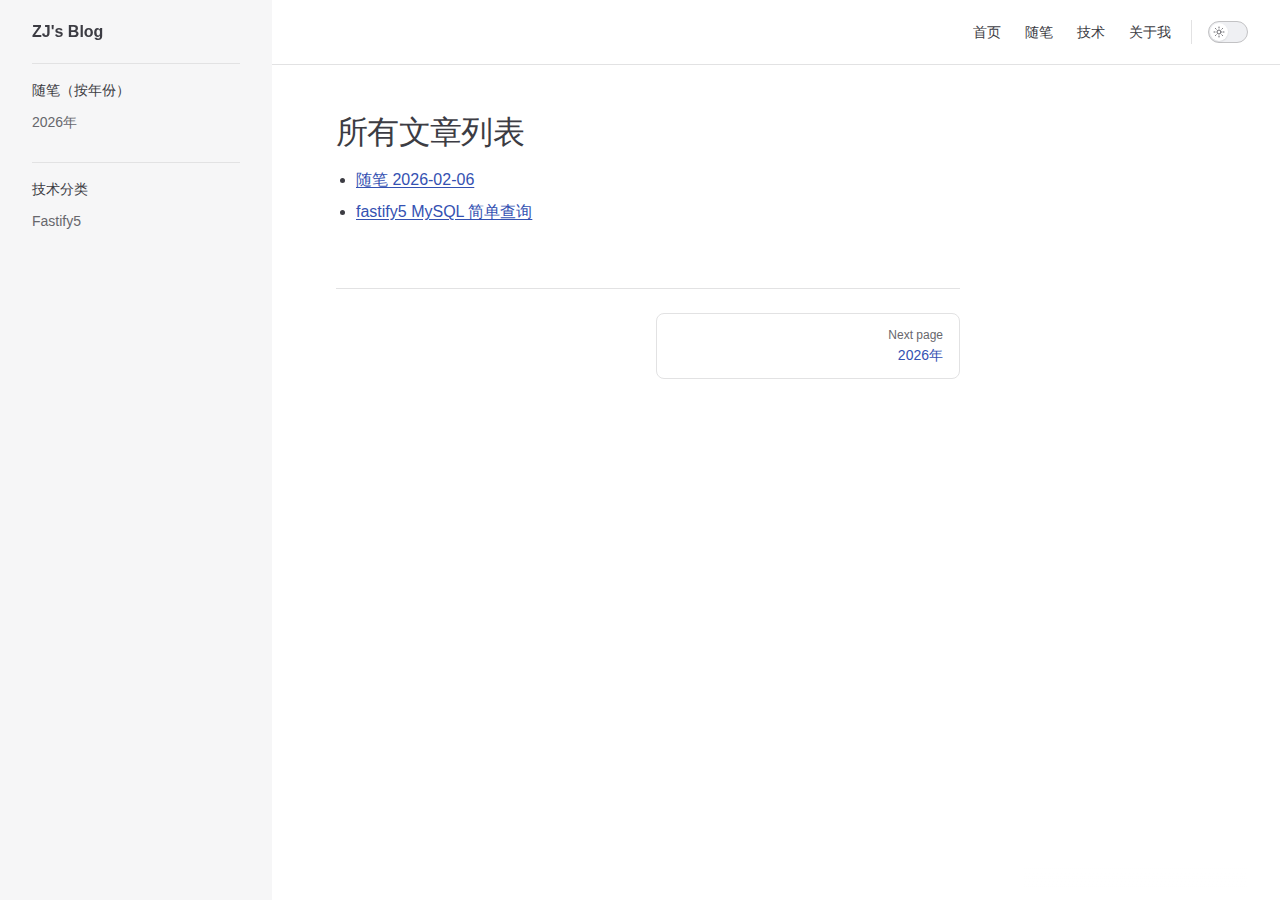
<file: list/all-list.html>
<!DOCTYPE html>
<html lang="en-US" dir="ltr">
  <head>
    <meta charset="utf-8">
    <meta name="viewport" content="width=device-width,initial-scale=1">
    <title>所有文章列表 | ZJ's Blog</title>
    <meta name="description" content="技术/日常">
    <meta name="generator" content="VitePress v1.6.4">
    <link rel="preload stylesheet" href="/assets/style.DFTx90Kk.css" as="style">
    <link rel="preload stylesheet" href="/vp-icons.css" as="style">
    
    <script type="module" src="/assets/app.BN9QXAQs.js"></script>
    <link rel="preload" href="/assets/inter-roman-latin.Di8DUHzh.woff2" as="font" type="font/woff2" crossorigin="">
    <link rel="modulepreload" href="/assets/chunks/theme.Cn4dp31C.js">
    <link rel="modulepreload" href="/assets/chunks/framework.BD9pLfSD.js">
    <link rel="modulepreload" href="/assets/list_all-list.md.DzK1MiNB.lean.js">
    <link rel="stylesheet" href="/custom.css">
    <script id="check-dark-mode">(()=>{const e=localStorage.getItem("vitepress-theme-appearance")||"auto",a=window.matchMedia("(prefers-color-scheme: dark)").matches;(!e||e==="auto"?a:e==="dark")&&document.documentElement.classList.add("dark")})();</script>
    <script id="check-mac-os">document.documentElement.classList.toggle("mac",/Mac|iPhone|iPod|iPad/i.test(navigator.platform));</script>
  </head>
  <body>
    <div id="app"><div class="Layout" data-v-5d98c3a5><!--[--><!--]--><!--[--><span tabindex="-1" data-v-0b0ada53></span><a href="#VPContent" class="VPSkipLink visually-hidden" data-v-0b0ada53>Skip to content</a><!--]--><!----><header class="VPNav" data-v-5d98c3a5 data-v-ae24b3ad><div class="VPNavBar" data-v-ae24b3ad data-v-6aa21345><div class="wrapper" data-v-6aa21345><div class="container" data-v-6aa21345><div class="title" data-v-6aa21345><div class="VPNavBarTitle has-sidebar" data-v-6aa21345 data-v-1168a8e4><a class="title" href="/" data-v-1168a8e4><!--[--><!--]--><!----><span data-v-1168a8e4>ZJ&#39;s Blog</span><!--[--><!--]--></a></div></div><div class="content" data-v-6aa21345><div class="content-body" data-v-6aa21345><!--[--><!--]--><div class="VPNavBarSearch search" data-v-6aa21345><!----></div><nav aria-labelledby="main-nav-aria-label" class="VPNavBarMenu menu" data-v-6aa21345 data-v-dc692963><span id="main-nav-aria-label" class="visually-hidden" data-v-dc692963> Main Navigation </span><!--[--><!--[--><a class="VPLink link VPNavBarMenuLink" href="/" tabindex="0" data-v-dc692963 data-v-e56f3d57><!--[--><span data-v-e56f3d57>首页</span><!--]--></a><!--]--><!--[--><a class="VPLink link VPNavBarMenuLink" href="/list/diary-list.html" tabindex="0" data-v-dc692963 data-v-e56f3d57><!--[--><span data-v-e56f3d57>随笔</span><!--]--></a><!--]--><!--[--><a class="VPLink link VPNavBarMenuLink" href="/list/post-list.html" tabindex="0" data-v-dc692963 data-v-e56f3d57><!--[--><span data-v-e56f3d57>技术</span><!--]--></a><!--]--><!--[--><a class="VPLink link VPNavBarMenuLink" href="/about-me.html" tabindex="0" data-v-dc692963 data-v-e56f3d57><!--[--><span data-v-e56f3d57>关于我</span><!--]--></a><!--]--><!--]--></nav><!----><div class="VPNavBarAppearance appearance" data-v-6aa21345 data-v-6c893767><button class="VPSwitch VPSwitchAppearance" type="button" role="switch" title aria-checked="false" data-v-6c893767 data-v-5337faa4 data-v-1d5665e3><span class="check" data-v-1d5665e3><span class="icon" data-v-1d5665e3><!--[--><span class="vpi-sun sun" data-v-5337faa4></span><span class="vpi-moon moon" data-v-5337faa4></span><!--]--></span></span></button></div><!----><div class="VPFlyout VPNavBarExtra extra" data-v-6aa21345 data-v-bb2aa2f0 data-v-cf11d7a2><button type="button" class="button" aria-haspopup="true" aria-expanded="false" aria-label="extra navigation" data-v-cf11d7a2><span class="vpi-more-horizontal icon" data-v-cf11d7a2></span></button><div class="menu" data-v-cf11d7a2><div class="VPMenu" data-v-cf11d7a2 data-v-b98bc113><!----><!--[--><!--[--><!----><div class="group" data-v-bb2aa2f0><div class="item appearance" data-v-bb2aa2f0><p class="label" data-v-bb2aa2f0>Appearance</p><div class="appearance-action" data-v-bb2aa2f0><button class="VPSwitch VPSwitchAppearance" type="button" role="switch" title aria-checked="false" data-v-bb2aa2f0 data-v-5337faa4 data-v-1d5665e3><span class="check" data-v-1d5665e3><span class="icon" data-v-1d5665e3><!--[--><span class="vpi-sun sun" data-v-5337faa4></span><span class="vpi-moon moon" data-v-5337faa4></span><!--]--></span></span></button></div></div></div><!----><!--]--><!--]--></div></div></div><!--[--><!--]--><button type="button" class="VPNavBarHamburger hamburger" aria-label="mobile navigation" aria-expanded="false" aria-controls="VPNavScreen" data-v-6aa21345 data-v-e5dd9c1c><span class="container" data-v-e5dd9c1c><span class="top" data-v-e5dd9c1c></span><span class="middle" data-v-e5dd9c1c></span><span class="bottom" data-v-e5dd9c1c></span></span></button></div></div></div></div><div class="divider" data-v-6aa21345><div class="divider-line" data-v-6aa21345></div></div></div><!----></header><div class="VPLocalNav has-sidebar empty" data-v-5d98c3a5 data-v-a6f0e41e><div class="container" data-v-a6f0e41e><button class="menu" aria-expanded="false" aria-controls="VPSidebarNav" data-v-a6f0e41e><span class="vpi-align-left menu-icon" data-v-a6f0e41e></span><span class="menu-text" data-v-a6f0e41e>Menu</span></button><div class="VPLocalNavOutlineDropdown" style="--vp-vh:0px;" data-v-a6f0e41e data-v-8a42e2b4><button data-v-8a42e2b4>Return to top</button><!----></div></div></div><aside class="VPSidebar" data-v-5d98c3a5 data-v-319d5ca6><div class="curtain" data-v-319d5ca6></div><nav class="nav" id="VPSidebarNav" aria-labelledby="sidebar-aria-label" tabindex="-1" data-v-319d5ca6><span class="visually-hidden" id="sidebar-aria-label" data-v-319d5ca6> Sidebar Navigation </span><!--[--><!--]--><!--[--><div class="no-transition group" data-v-c40bc020><section class="VPSidebarItem level-0" data-v-c40bc020 data-v-b3fd67f8><div class="item" role="button" tabindex="0" data-v-b3fd67f8><div class="indicator" data-v-b3fd67f8></div><h2 class="text" data-v-b3fd67f8>随笔（按年份）</h2><!----></div><div class="items" data-v-b3fd67f8><!--[--><div class="VPSidebarItem level-1 is-link" data-v-b3fd67f8 data-v-b3fd67f8><div class="item" data-v-b3fd67f8><div class="indicator" data-v-b3fd67f8></div><a class="VPLink link link" href="/list/2026-diary-list.html" data-v-b3fd67f8><!--[--><p class="text" data-v-b3fd67f8>2026年</p><!--]--></a><!----></div><!----></div><!--]--></div></section></div><div class="no-transition group" data-v-c40bc020><section class="VPSidebarItem level-0" data-v-c40bc020 data-v-b3fd67f8><div class="item" role="button" tabindex="0" data-v-b3fd67f8><div class="indicator" data-v-b3fd67f8></div><h2 class="text" data-v-b3fd67f8>技术分类</h2><!----></div><div class="items" data-v-b3fd67f8><!--[--><div class="VPSidebarItem level-1 is-link" data-v-b3fd67f8 data-v-b3fd67f8><div class="item" data-v-b3fd67f8><div class="indicator" data-v-b3fd67f8></div><a class="VPLink link link" href="/list/fastify-list.html" data-v-b3fd67f8><!--[--><p class="text" data-v-b3fd67f8>Fastify5</p><!--]--></a><!----></div><!----></div><!--]--></div></section></div><!--]--><!--[--><!--]--></nav></aside><div class="VPContent has-sidebar" id="VPContent" data-v-5d98c3a5 data-v-1428d186><div class="VPDoc has-sidebar has-aside" data-v-1428d186 data-v-39a288b8><!--[--><!--]--><div class="container" data-v-39a288b8><div class="aside" data-v-39a288b8><div class="aside-curtain" data-v-39a288b8></div><div class="aside-container" data-v-39a288b8><div class="aside-content" data-v-39a288b8><div class="VPDocAside" data-v-39a288b8 data-v-3f215769><!--[--><!--]--><!--[--><!--]--><nav aria-labelledby="doc-outline-aria-label" class="VPDocAsideOutline" data-v-3f215769 data-v-a5bbad30><div class="content" data-v-a5bbad30><div class="outline-marker" data-v-a5bbad30></div><div aria-level="2" class="outline-title" id="doc-outline-aria-label" role="heading" data-v-a5bbad30>On this page</div><ul class="VPDocOutlineItem root" data-v-a5bbad30 data-v-b933a997><!--[--><!--]--></ul></div></nav><!--[--><!--]--><div class="spacer" data-v-3f215769></div><!--[--><!--]--><!----><!--[--><!--]--><!--[--><!--]--></div></div></div></div><div class="content" data-v-39a288b8><div class="content-container" data-v-39a288b8><!--[--><!--]--><main class="main" data-v-39a288b8><div style="position:relative;" class="vp-doc _list_all-list" data-v-39a288b8><div><h1 id="所有文章列表" tabindex="-1">所有文章列表 <a class="header-anchor" href="#所有文章列表" aria-label="Permalink to &quot;所有文章列表&quot;">​</a></h1><ul><li><a href="/diary/2026/diary-2026-02-06-001.html">随笔 2026-02-06</a></li><li><a href="/posts/fastify5/fastify5-MySQL-简单查询.html">fastify5 MySQL 简单查询</a></li></ul></div></div></main><footer class="VPDocFooter" data-v-39a288b8 data-v-e257564d><!--[--><!--]--><!----><nav class="prev-next" aria-labelledby="doc-footer-aria-label" data-v-e257564d><span class="visually-hidden" id="doc-footer-aria-label" data-v-e257564d>Pager</span><div class="pager" data-v-e257564d><!----></div><div class="pager" data-v-e257564d><a class="VPLink link pager-link next" href="/list/2026-diary-list.html" data-v-e257564d><!--[--><span class="desc" data-v-e257564d>Next page</span><span class="title" data-v-e257564d>2026年</span><!--]--></a></div></nav></footer><!--[--><!--]--></div></div></div><!--[--><!--]--></div></div><!----><!--[--><!--]--></div></div>
    <script>window.__VP_HASH_MAP__=JSON.parse("{\"about-me.md\":\"n9LafM3z\",\"diary_2026_diary-2026-02-06-001.md\":\"DLWw6A45\",\"index.md\":\"BK_qB0TY\",\"list_2026-diary-list.md\":\"B1nkdFVO\",\"list_all-list.md\":\"DzK1MiNB\",\"list_diary-list.md\":\"DtU5AH4D\",\"list_fastify-list.md\":\"DkOYJ7EO\",\"list_post-list.md\":\"C97M_qWo\",\"posts_fastify5_fastify5-mysql-简单查询.md\":\"DAJxAgBn\"}");window.__VP_SITE_DATA__=JSON.parse("{\"lang\":\"en-US\",\"dir\":\"ltr\",\"title\":\"ZJ's Blog\",\"description\":\"技术/日常\",\"base\":\"/\",\"head\":[],\"router\":{\"prefetchLinks\":true},\"appearance\":true,\"themeConfig\":{\"nav\":[{\"text\":\"首页\",\"link\":\"/\"},{\"text\":\"随笔\",\"link\":\"/list/diary-list.md\"},{\"text\":\"技术\",\"link\":\"/list/post-list.md\"},{\"text\":\"关于我\",\"link\":\"/about-me.md\"}],\"sidebar\":[{\"text\":\"随笔（按年份）\",\"items\":[{\"text\":\"2026年\",\"link\":\"/list/2026-diary-list.md\"}]},{\"text\":\"技术分类\",\"items\":[{\"text\":\"Fastify5\",\"link\":\"/list/fastify-list.md\"}]}]},\"locales\":{},\"scrollOffset\":134,\"cleanUrls\":false}");</script>
    
  </body>
</html>
</file>
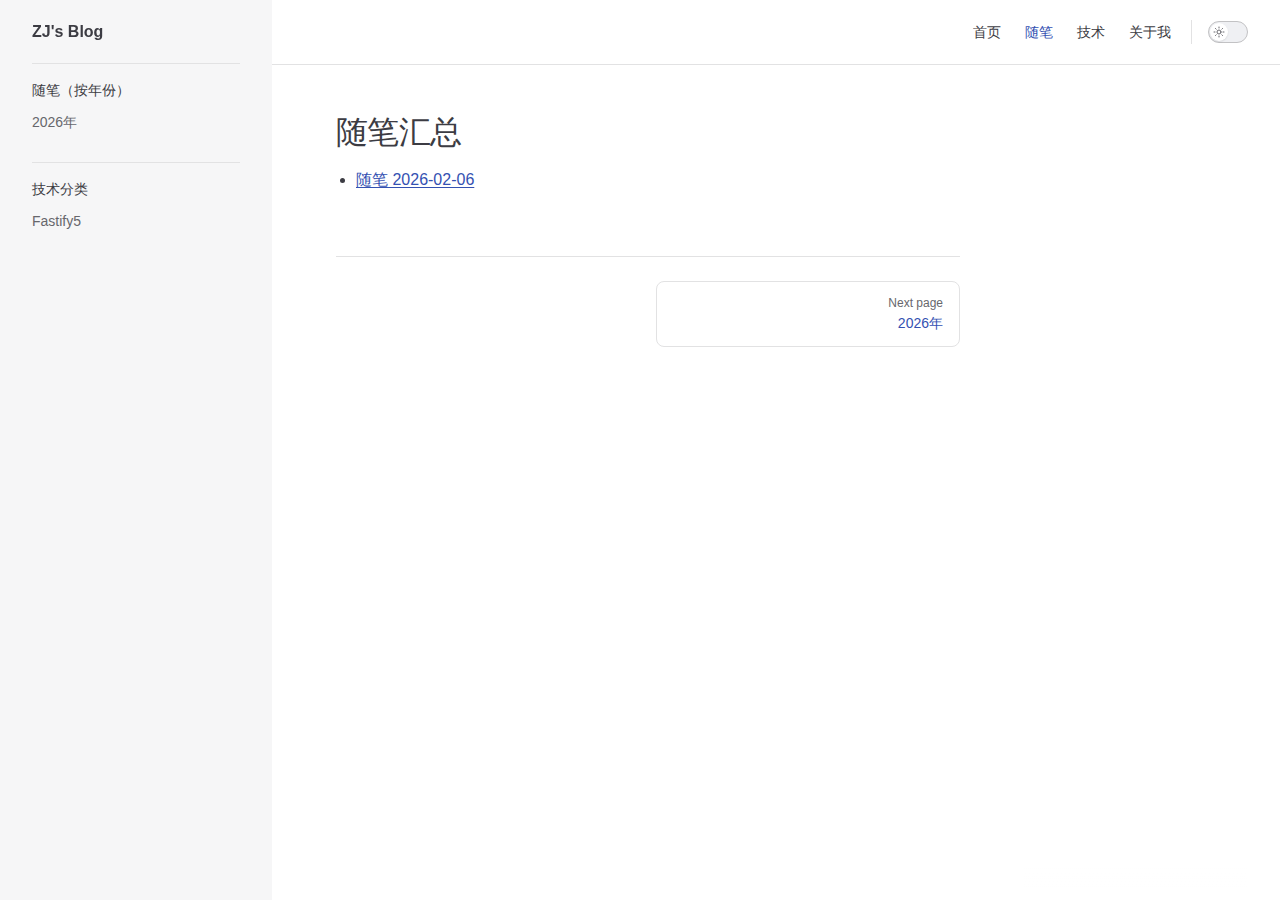
<file: list/diary-list.html>
<!DOCTYPE html>
<html lang="en-US" dir="ltr">
  <head>
    <meta charset="utf-8">
    <meta name="viewport" content="width=device-width,initial-scale=1">
    <title>随笔汇总 | ZJ's Blog</title>
    <meta name="description" content="技术/日常">
    <meta name="generator" content="VitePress v1.6.4">
    <link rel="preload stylesheet" href="/assets/style.DFTx90Kk.css" as="style">
    <link rel="preload stylesheet" href="/vp-icons.css" as="style">
    
    <script type="module" src="/assets/app.BN9QXAQs.js"></script>
    <link rel="preload" href="/assets/inter-roman-latin.Di8DUHzh.woff2" as="font" type="font/woff2" crossorigin="">
    <link rel="modulepreload" href="/assets/chunks/theme.Cn4dp31C.js">
    <link rel="modulepreload" href="/assets/chunks/framework.BD9pLfSD.js">
    <link rel="modulepreload" href="/assets/list_diary-list.md.DtU5AH4D.lean.js">
    <link rel="stylesheet" href="/custom.css">
    <script id="check-dark-mode">(()=>{const e=localStorage.getItem("vitepress-theme-appearance")||"auto",a=window.matchMedia("(prefers-color-scheme: dark)").matches;(!e||e==="auto"?a:e==="dark")&&document.documentElement.classList.add("dark")})();</script>
    <script id="check-mac-os">document.documentElement.classList.toggle("mac",/Mac|iPhone|iPod|iPad/i.test(navigator.platform));</script>
  </head>
  <body>
    <div id="app"><div class="Layout" data-v-5d98c3a5><!--[--><!--]--><!--[--><span tabindex="-1" data-v-0b0ada53></span><a href="#VPContent" class="VPSkipLink visually-hidden" data-v-0b0ada53>Skip to content</a><!--]--><!----><header class="VPNav" data-v-5d98c3a5 data-v-ae24b3ad><div class="VPNavBar" data-v-ae24b3ad data-v-6aa21345><div class="wrapper" data-v-6aa21345><div class="container" data-v-6aa21345><div class="title" data-v-6aa21345><div class="VPNavBarTitle has-sidebar" data-v-6aa21345 data-v-1168a8e4><a class="title" href="/" data-v-1168a8e4><!--[--><!--]--><!----><span data-v-1168a8e4>ZJ&#39;s Blog</span><!--[--><!--]--></a></div></div><div class="content" data-v-6aa21345><div class="content-body" data-v-6aa21345><!--[--><!--]--><div class="VPNavBarSearch search" data-v-6aa21345><!----></div><nav aria-labelledby="main-nav-aria-label" class="VPNavBarMenu menu" data-v-6aa21345 data-v-dc692963><span id="main-nav-aria-label" class="visually-hidden" data-v-dc692963> Main Navigation </span><!--[--><!--[--><a class="VPLink link VPNavBarMenuLink" href="/" tabindex="0" data-v-dc692963 data-v-e56f3d57><!--[--><span data-v-e56f3d57>首页</span><!--]--></a><!--]--><!--[--><a class="VPLink link VPNavBarMenuLink active" href="/list/diary-list.html" tabindex="0" data-v-dc692963 data-v-e56f3d57><!--[--><span data-v-e56f3d57>随笔</span><!--]--></a><!--]--><!--[--><a class="VPLink link VPNavBarMenuLink" href="/list/post-list.html" tabindex="0" data-v-dc692963 data-v-e56f3d57><!--[--><span data-v-e56f3d57>技术</span><!--]--></a><!--]--><!--[--><a class="VPLink link VPNavBarMenuLink" href="/about-me.html" tabindex="0" data-v-dc692963 data-v-e56f3d57><!--[--><span data-v-e56f3d57>关于我</span><!--]--></a><!--]--><!--]--></nav><!----><div class="VPNavBarAppearance appearance" data-v-6aa21345 data-v-6c893767><button class="VPSwitch VPSwitchAppearance" type="button" role="switch" title aria-checked="false" data-v-6c893767 data-v-5337faa4 data-v-1d5665e3><span class="check" data-v-1d5665e3><span class="icon" data-v-1d5665e3><!--[--><span class="vpi-sun sun" data-v-5337faa4></span><span class="vpi-moon moon" data-v-5337faa4></span><!--]--></span></span></button></div><!----><div class="VPFlyout VPNavBarExtra extra" data-v-6aa21345 data-v-bb2aa2f0 data-v-cf11d7a2><button type="button" class="button" aria-haspopup="true" aria-expanded="false" aria-label="extra navigation" data-v-cf11d7a2><span class="vpi-more-horizontal icon" data-v-cf11d7a2></span></button><div class="menu" data-v-cf11d7a2><div class="VPMenu" data-v-cf11d7a2 data-v-b98bc113><!----><!--[--><!--[--><!----><div class="group" data-v-bb2aa2f0><div class="item appearance" data-v-bb2aa2f0><p class="label" data-v-bb2aa2f0>Appearance</p><div class="appearance-action" data-v-bb2aa2f0><button class="VPSwitch VPSwitchAppearance" type="button" role="switch" title aria-checked="false" data-v-bb2aa2f0 data-v-5337faa4 data-v-1d5665e3><span class="check" data-v-1d5665e3><span class="icon" data-v-1d5665e3><!--[--><span class="vpi-sun sun" data-v-5337faa4></span><span class="vpi-moon moon" data-v-5337faa4></span><!--]--></span></span></button></div></div></div><!----><!--]--><!--]--></div></div></div><!--[--><!--]--><button type="button" class="VPNavBarHamburger hamburger" aria-label="mobile navigation" aria-expanded="false" aria-controls="VPNavScreen" data-v-6aa21345 data-v-e5dd9c1c><span class="container" data-v-e5dd9c1c><span class="top" data-v-e5dd9c1c></span><span class="middle" data-v-e5dd9c1c></span><span class="bottom" data-v-e5dd9c1c></span></span></button></div></div></div></div><div class="divider" data-v-6aa21345><div class="divider-line" data-v-6aa21345></div></div></div><!----></header><div class="VPLocalNav has-sidebar empty" data-v-5d98c3a5 data-v-a6f0e41e><div class="container" data-v-a6f0e41e><button class="menu" aria-expanded="false" aria-controls="VPSidebarNav" data-v-a6f0e41e><span class="vpi-align-left menu-icon" data-v-a6f0e41e></span><span class="menu-text" data-v-a6f0e41e>Menu</span></button><div class="VPLocalNavOutlineDropdown" style="--vp-vh:0px;" data-v-a6f0e41e data-v-8a42e2b4><button data-v-8a42e2b4>Return to top</button><!----></div></div></div><aside class="VPSidebar" data-v-5d98c3a5 data-v-319d5ca6><div class="curtain" data-v-319d5ca6></div><nav class="nav" id="VPSidebarNav" aria-labelledby="sidebar-aria-label" tabindex="-1" data-v-319d5ca6><span class="visually-hidden" id="sidebar-aria-label" data-v-319d5ca6> Sidebar Navigation </span><!--[--><!--]--><!--[--><div class="no-transition group" data-v-c40bc020><section class="VPSidebarItem level-0" data-v-c40bc020 data-v-b3fd67f8><div class="item" role="button" tabindex="0" data-v-b3fd67f8><div class="indicator" data-v-b3fd67f8></div><h2 class="text" data-v-b3fd67f8>随笔（按年份）</h2><!----></div><div class="items" data-v-b3fd67f8><!--[--><div class="VPSidebarItem level-1 is-link" data-v-b3fd67f8 data-v-b3fd67f8><div class="item" data-v-b3fd67f8><div class="indicator" data-v-b3fd67f8></div><a class="VPLink link link" href="/list/2026-diary-list.html" data-v-b3fd67f8><!--[--><p class="text" data-v-b3fd67f8>2026年</p><!--]--></a><!----></div><!----></div><!--]--></div></section></div><div class="no-transition group" data-v-c40bc020><section class="VPSidebarItem level-0" data-v-c40bc020 data-v-b3fd67f8><div class="item" role="button" tabindex="0" data-v-b3fd67f8><div class="indicator" data-v-b3fd67f8></div><h2 class="text" data-v-b3fd67f8>技术分类</h2><!----></div><div class="items" data-v-b3fd67f8><!--[--><div class="VPSidebarItem level-1 is-link" data-v-b3fd67f8 data-v-b3fd67f8><div class="item" data-v-b3fd67f8><div class="indicator" data-v-b3fd67f8></div><a class="VPLink link link" href="/list/fastify-list.html" data-v-b3fd67f8><!--[--><p class="text" data-v-b3fd67f8>Fastify5</p><!--]--></a><!----></div><!----></div><!--]--></div></section></div><!--]--><!--[--><!--]--></nav></aside><div class="VPContent has-sidebar" id="VPContent" data-v-5d98c3a5 data-v-1428d186><div class="VPDoc has-sidebar has-aside" data-v-1428d186 data-v-39a288b8><!--[--><!--]--><div class="container" data-v-39a288b8><div class="aside" data-v-39a288b8><div class="aside-curtain" data-v-39a288b8></div><div class="aside-container" data-v-39a288b8><div class="aside-content" data-v-39a288b8><div class="VPDocAside" data-v-39a288b8 data-v-3f215769><!--[--><!--]--><!--[--><!--]--><nav aria-labelledby="doc-outline-aria-label" class="VPDocAsideOutline" data-v-3f215769 data-v-a5bbad30><div class="content" data-v-a5bbad30><div class="outline-marker" data-v-a5bbad30></div><div aria-level="2" class="outline-title" id="doc-outline-aria-label" role="heading" data-v-a5bbad30>On this page</div><ul class="VPDocOutlineItem root" data-v-a5bbad30 data-v-b933a997><!--[--><!--]--></ul></div></nav><!--[--><!--]--><div class="spacer" data-v-3f215769></div><!--[--><!--]--><!----><!--[--><!--]--><!--[--><!--]--></div></div></div></div><div class="content" data-v-39a288b8><div class="content-container" data-v-39a288b8><!--[--><!--]--><main class="main" data-v-39a288b8><div style="position:relative;" class="vp-doc _list_diary-list" data-v-39a288b8><div><h1 id="随笔汇总" tabindex="-1">随笔汇总 <a class="header-anchor" href="#随笔汇总" aria-label="Permalink to &quot;随笔汇总&quot;">​</a></h1><ul><li><a href="/diary/2026/diary-2026-02-06-001.html">随笔 2026-02-06</a></li></ul></div></div></main><footer class="VPDocFooter" data-v-39a288b8 data-v-e257564d><!--[--><!--]--><!----><nav class="prev-next" aria-labelledby="doc-footer-aria-label" data-v-e257564d><span class="visually-hidden" id="doc-footer-aria-label" data-v-e257564d>Pager</span><div class="pager" data-v-e257564d><!----></div><div class="pager" data-v-e257564d><a class="VPLink link pager-link next" href="/list/2026-diary-list.html" data-v-e257564d><!--[--><span class="desc" data-v-e257564d>Next page</span><span class="title" data-v-e257564d>2026年</span><!--]--></a></div></nav></footer><!--[--><!--]--></div></div></div><!--[--><!--]--></div></div><!----><!--[--><!--]--></div></div>
    <script>window.__VP_HASH_MAP__=JSON.parse("{\"about-me.md\":\"n9LafM3z\",\"diary_2026_diary-2026-02-06-001.md\":\"DLWw6A45\",\"index.md\":\"BK_qB0TY\",\"list_2026-diary-list.md\":\"B1nkdFVO\",\"list_all-list.md\":\"DzK1MiNB\",\"list_diary-list.md\":\"DtU5AH4D\",\"list_fastify-list.md\":\"DkOYJ7EO\",\"list_post-list.md\":\"C97M_qWo\",\"posts_fastify5_fastify5-mysql-简单查询.md\":\"DAJxAgBn\"}");window.__VP_SITE_DATA__=JSON.parse("{\"lang\":\"en-US\",\"dir\":\"ltr\",\"title\":\"ZJ's Blog\",\"description\":\"技术/日常\",\"base\":\"/\",\"head\":[],\"router\":{\"prefetchLinks\":true},\"appearance\":true,\"themeConfig\":{\"nav\":[{\"text\":\"首页\",\"link\":\"/\"},{\"text\":\"随笔\",\"link\":\"/list/diary-list.md\"},{\"text\":\"技术\",\"link\":\"/list/post-list.md\"},{\"text\":\"关于我\",\"link\":\"/about-me.md\"}],\"sidebar\":[{\"text\":\"随笔（按年份）\",\"items\":[{\"text\":\"2026年\",\"link\":\"/list/2026-diary-list.md\"}]},{\"text\":\"技术分类\",\"items\":[{\"text\":\"Fastify5\",\"link\":\"/list/fastify-list.md\"}]}]},\"locales\":{},\"scrollOffset\":134,\"cleanUrls\":false}");</script>
    
  </body>
</html>
</file>
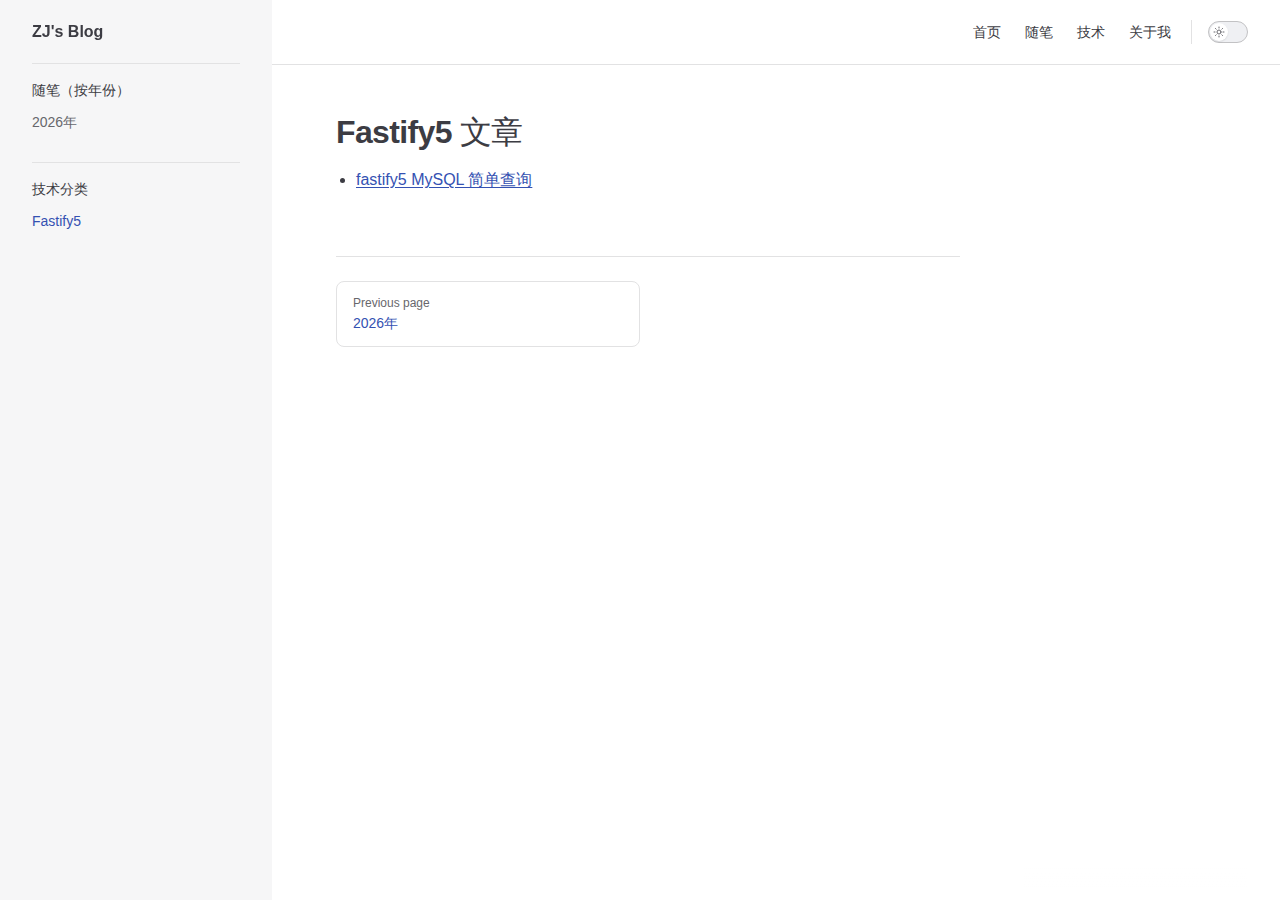
<file: list/fastify-list.html>
<!DOCTYPE html>
<html lang="en-US" dir="ltr">
  <head>
    <meta charset="utf-8">
    <meta name="viewport" content="width=device-width,initial-scale=1">
    <title>Fastify5 文章 | ZJ's Blog</title>
    <meta name="description" content="技术/日常">
    <meta name="generator" content="VitePress v1.6.4">
    <link rel="preload stylesheet" href="/assets/style.DFTx90Kk.css" as="style">
    <link rel="preload stylesheet" href="/vp-icons.css" as="style">
    
    <script type="module" src="/assets/app.BN9QXAQs.js"></script>
    <link rel="preload" href="/assets/inter-roman-latin.Di8DUHzh.woff2" as="font" type="font/woff2" crossorigin="">
    <link rel="modulepreload" href="/assets/chunks/theme.Cn4dp31C.js">
    <link rel="modulepreload" href="/assets/chunks/framework.BD9pLfSD.js">
    <link rel="modulepreload" href="/assets/list_fastify-list.md.DkOYJ7EO.lean.js">
    <link rel="stylesheet" href="/custom.css">
    <script id="check-dark-mode">(()=>{const e=localStorage.getItem("vitepress-theme-appearance")||"auto",a=window.matchMedia("(prefers-color-scheme: dark)").matches;(!e||e==="auto"?a:e==="dark")&&document.documentElement.classList.add("dark")})();</script>
    <script id="check-mac-os">document.documentElement.classList.toggle("mac",/Mac|iPhone|iPod|iPad/i.test(navigator.platform));</script>
  </head>
  <body>
    <div id="app"><div class="Layout" data-v-5d98c3a5><!--[--><!--]--><!--[--><span tabindex="-1" data-v-0b0ada53></span><a href="#VPContent" class="VPSkipLink visually-hidden" data-v-0b0ada53>Skip to content</a><!--]--><!----><header class="VPNav" data-v-5d98c3a5 data-v-ae24b3ad><div class="VPNavBar" data-v-ae24b3ad data-v-6aa21345><div class="wrapper" data-v-6aa21345><div class="container" data-v-6aa21345><div class="title" data-v-6aa21345><div class="VPNavBarTitle has-sidebar" data-v-6aa21345 data-v-1168a8e4><a class="title" href="/" data-v-1168a8e4><!--[--><!--]--><!----><span data-v-1168a8e4>ZJ&#39;s Blog</span><!--[--><!--]--></a></div></div><div class="content" data-v-6aa21345><div class="content-body" data-v-6aa21345><!--[--><!--]--><div class="VPNavBarSearch search" data-v-6aa21345><!----></div><nav aria-labelledby="main-nav-aria-label" class="VPNavBarMenu menu" data-v-6aa21345 data-v-dc692963><span id="main-nav-aria-label" class="visually-hidden" data-v-dc692963> Main Navigation </span><!--[--><!--[--><a class="VPLink link VPNavBarMenuLink" href="/" tabindex="0" data-v-dc692963 data-v-e56f3d57><!--[--><span data-v-e56f3d57>首页</span><!--]--></a><!--]--><!--[--><a class="VPLink link VPNavBarMenuLink" href="/list/diary-list.html" tabindex="0" data-v-dc692963 data-v-e56f3d57><!--[--><span data-v-e56f3d57>随笔</span><!--]--></a><!--]--><!--[--><a class="VPLink link VPNavBarMenuLink" href="/list/post-list.html" tabindex="0" data-v-dc692963 data-v-e56f3d57><!--[--><span data-v-e56f3d57>技术</span><!--]--></a><!--]--><!--[--><a class="VPLink link VPNavBarMenuLink" href="/about-me.html" tabindex="0" data-v-dc692963 data-v-e56f3d57><!--[--><span data-v-e56f3d57>关于我</span><!--]--></a><!--]--><!--]--></nav><!----><div class="VPNavBarAppearance appearance" data-v-6aa21345 data-v-6c893767><button class="VPSwitch VPSwitchAppearance" type="button" role="switch" title aria-checked="false" data-v-6c893767 data-v-5337faa4 data-v-1d5665e3><span class="check" data-v-1d5665e3><span class="icon" data-v-1d5665e3><!--[--><span class="vpi-sun sun" data-v-5337faa4></span><span class="vpi-moon moon" data-v-5337faa4></span><!--]--></span></span></button></div><!----><div class="VPFlyout VPNavBarExtra extra" data-v-6aa21345 data-v-bb2aa2f0 data-v-cf11d7a2><button type="button" class="button" aria-haspopup="true" aria-expanded="false" aria-label="extra navigation" data-v-cf11d7a2><span class="vpi-more-horizontal icon" data-v-cf11d7a2></span></button><div class="menu" data-v-cf11d7a2><div class="VPMenu" data-v-cf11d7a2 data-v-b98bc113><!----><!--[--><!--[--><!----><div class="group" data-v-bb2aa2f0><div class="item appearance" data-v-bb2aa2f0><p class="label" data-v-bb2aa2f0>Appearance</p><div class="appearance-action" data-v-bb2aa2f0><button class="VPSwitch VPSwitchAppearance" type="button" role="switch" title aria-checked="false" data-v-bb2aa2f0 data-v-5337faa4 data-v-1d5665e3><span class="check" data-v-1d5665e3><span class="icon" data-v-1d5665e3><!--[--><span class="vpi-sun sun" data-v-5337faa4></span><span class="vpi-moon moon" data-v-5337faa4></span><!--]--></span></span></button></div></div></div><!----><!--]--><!--]--></div></div></div><!--[--><!--]--><button type="button" class="VPNavBarHamburger hamburger" aria-label="mobile navigation" aria-expanded="false" aria-controls="VPNavScreen" data-v-6aa21345 data-v-e5dd9c1c><span class="container" data-v-e5dd9c1c><span class="top" data-v-e5dd9c1c></span><span class="middle" data-v-e5dd9c1c></span><span class="bottom" data-v-e5dd9c1c></span></span></button></div></div></div></div><div class="divider" data-v-6aa21345><div class="divider-line" data-v-6aa21345></div></div></div><!----></header><div class="VPLocalNav has-sidebar empty" data-v-5d98c3a5 data-v-a6f0e41e><div class="container" data-v-a6f0e41e><button class="menu" aria-expanded="false" aria-controls="VPSidebarNav" data-v-a6f0e41e><span class="vpi-align-left menu-icon" data-v-a6f0e41e></span><span class="menu-text" data-v-a6f0e41e>Menu</span></button><div class="VPLocalNavOutlineDropdown" style="--vp-vh:0px;" data-v-a6f0e41e data-v-8a42e2b4><button data-v-8a42e2b4>Return to top</button><!----></div></div></div><aside class="VPSidebar" data-v-5d98c3a5 data-v-319d5ca6><div class="curtain" data-v-319d5ca6></div><nav class="nav" id="VPSidebarNav" aria-labelledby="sidebar-aria-label" tabindex="-1" data-v-319d5ca6><span class="visually-hidden" id="sidebar-aria-label" data-v-319d5ca6> Sidebar Navigation </span><!--[--><!--]--><!--[--><div class="no-transition group" data-v-c40bc020><section class="VPSidebarItem level-0" data-v-c40bc020 data-v-b3fd67f8><div class="item" role="button" tabindex="0" data-v-b3fd67f8><div class="indicator" data-v-b3fd67f8></div><h2 class="text" data-v-b3fd67f8>随笔（按年份）</h2><!----></div><div class="items" data-v-b3fd67f8><!--[--><div class="VPSidebarItem level-1 is-link" data-v-b3fd67f8 data-v-b3fd67f8><div class="item" data-v-b3fd67f8><div class="indicator" data-v-b3fd67f8></div><a class="VPLink link link" href="/list/2026-diary-list.html" data-v-b3fd67f8><!--[--><p class="text" data-v-b3fd67f8>2026年</p><!--]--></a><!----></div><!----></div><!--]--></div></section></div><div class="no-transition group" data-v-c40bc020><section class="VPSidebarItem level-0 has-active" data-v-c40bc020 data-v-b3fd67f8><div class="item" role="button" tabindex="0" data-v-b3fd67f8><div class="indicator" data-v-b3fd67f8></div><h2 class="text" data-v-b3fd67f8>技术分类</h2><!----></div><div class="items" data-v-b3fd67f8><!--[--><div class="VPSidebarItem level-1 is-link" data-v-b3fd67f8 data-v-b3fd67f8><div class="item" data-v-b3fd67f8><div class="indicator" data-v-b3fd67f8></div><a class="VPLink link link" href="/list/fastify-list.html" data-v-b3fd67f8><!--[--><p class="text" data-v-b3fd67f8>Fastify5</p><!--]--></a><!----></div><!----></div><!--]--></div></section></div><!--]--><!--[--><!--]--></nav></aside><div class="VPContent has-sidebar" id="VPContent" data-v-5d98c3a5 data-v-1428d186><div class="VPDoc has-sidebar has-aside" data-v-1428d186 data-v-39a288b8><!--[--><!--]--><div class="container" data-v-39a288b8><div class="aside" data-v-39a288b8><div class="aside-curtain" data-v-39a288b8></div><div class="aside-container" data-v-39a288b8><div class="aside-content" data-v-39a288b8><div class="VPDocAside" data-v-39a288b8 data-v-3f215769><!--[--><!--]--><!--[--><!--]--><nav aria-labelledby="doc-outline-aria-label" class="VPDocAsideOutline" data-v-3f215769 data-v-a5bbad30><div class="content" data-v-a5bbad30><div class="outline-marker" data-v-a5bbad30></div><div aria-level="2" class="outline-title" id="doc-outline-aria-label" role="heading" data-v-a5bbad30>On this page</div><ul class="VPDocOutlineItem root" data-v-a5bbad30 data-v-b933a997><!--[--><!--]--></ul></div></nav><!--[--><!--]--><div class="spacer" data-v-3f215769></div><!--[--><!--]--><!----><!--[--><!--]--><!--[--><!--]--></div></div></div></div><div class="content" data-v-39a288b8><div class="content-container" data-v-39a288b8><!--[--><!--]--><main class="main" data-v-39a288b8><div style="position:relative;" class="vp-doc _list_fastify-list" data-v-39a288b8><div><h1 id="fastify5-文章" tabindex="-1">Fastify5 文章 <a class="header-anchor" href="#fastify5-文章" aria-label="Permalink to &quot;Fastify5 文章&quot;">​</a></h1><ul><li><a href="/posts/fastify5/fastify5-MySQL-简单查询.html">fastify5 MySQL 简单查询</a></li></ul></div></div></main><footer class="VPDocFooter" data-v-39a288b8 data-v-e257564d><!--[--><!--]--><!----><nav class="prev-next" aria-labelledby="doc-footer-aria-label" data-v-e257564d><span class="visually-hidden" id="doc-footer-aria-label" data-v-e257564d>Pager</span><div class="pager" data-v-e257564d><a class="VPLink link pager-link prev" href="/list/2026-diary-list.html" data-v-e257564d><!--[--><span class="desc" data-v-e257564d>Previous page</span><span class="title" data-v-e257564d>2026年</span><!--]--></a></div><div class="pager" data-v-e257564d><!----></div></nav></footer><!--[--><!--]--></div></div></div><!--[--><!--]--></div></div><!----><!--[--><!--]--></div></div>
    <script>window.__VP_HASH_MAP__=JSON.parse("{\"about-me.md\":\"n9LafM3z\",\"diary_2026_diary-2026-02-06-001.md\":\"DLWw6A45\",\"index.md\":\"BK_qB0TY\",\"list_2026-diary-list.md\":\"B1nkdFVO\",\"list_all-list.md\":\"DzK1MiNB\",\"list_diary-list.md\":\"DtU5AH4D\",\"list_fastify-list.md\":\"DkOYJ7EO\",\"list_post-list.md\":\"C97M_qWo\",\"posts_fastify5_fastify5-mysql-简单查询.md\":\"DAJxAgBn\"}");window.__VP_SITE_DATA__=JSON.parse("{\"lang\":\"en-US\",\"dir\":\"ltr\",\"title\":\"ZJ's Blog\",\"description\":\"技术/日常\",\"base\":\"/\",\"head\":[],\"router\":{\"prefetchLinks\":true},\"appearance\":true,\"themeConfig\":{\"nav\":[{\"text\":\"首页\",\"link\":\"/\"},{\"text\":\"随笔\",\"link\":\"/list/diary-list.md\"},{\"text\":\"技术\",\"link\":\"/list/post-list.md\"},{\"text\":\"关于我\",\"link\":\"/about-me.md\"}],\"sidebar\":[{\"text\":\"随笔（按年份）\",\"items\":[{\"text\":\"2026年\",\"link\":\"/list/2026-diary-list.md\"}]},{\"text\":\"技术分类\",\"items\":[{\"text\":\"Fastify5\",\"link\":\"/list/fastify-list.md\"}]}]},\"locales\":{},\"scrollOffset\":134,\"cleanUrls\":false}");</script>
    
  </body>
</html>
</file>
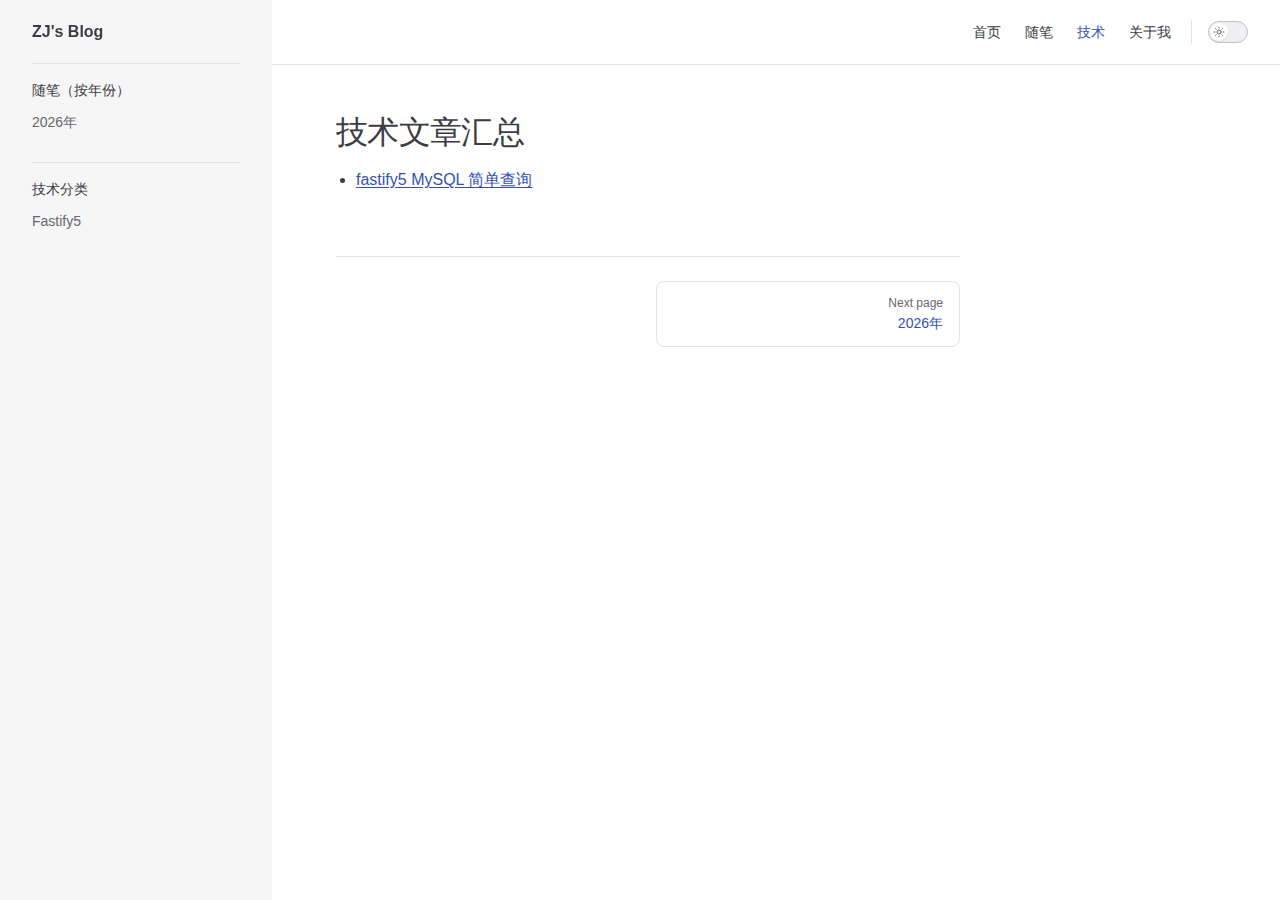
<file: list/post-list.html>
<!DOCTYPE html>
<html lang="en-US" dir="ltr">
  <head>
    <meta charset="utf-8">
    <meta name="viewport" content="width=device-width,initial-scale=1">
    <title>技术文章汇总 | ZJ's Blog</title>
    <meta name="description" content="技术/日常">
    <meta name="generator" content="VitePress v1.6.4">
    <link rel="preload stylesheet" href="/assets/style.DFTx90Kk.css" as="style">
    <link rel="preload stylesheet" href="/vp-icons.css" as="style">
    
    <script type="module" src="/assets/app.BN9QXAQs.js"></script>
    <link rel="preload" href="/assets/inter-roman-latin.Di8DUHzh.woff2" as="font" type="font/woff2" crossorigin="">
    <link rel="modulepreload" href="/assets/chunks/theme.Cn4dp31C.js">
    <link rel="modulepreload" href="/assets/chunks/framework.BD9pLfSD.js">
    <link rel="modulepreload" href="/assets/list_post-list.md.C97M_qWo.lean.js">
    <link rel="stylesheet" href="/custom.css">
    <script id="check-dark-mode">(()=>{const e=localStorage.getItem("vitepress-theme-appearance")||"auto",a=window.matchMedia("(prefers-color-scheme: dark)").matches;(!e||e==="auto"?a:e==="dark")&&document.documentElement.classList.add("dark")})();</script>
    <script id="check-mac-os">document.documentElement.classList.toggle("mac",/Mac|iPhone|iPod|iPad/i.test(navigator.platform));</script>
  </head>
  <body>
    <div id="app"><div class="Layout" data-v-5d98c3a5><!--[--><!--]--><!--[--><span tabindex="-1" data-v-0b0ada53></span><a href="#VPContent" class="VPSkipLink visually-hidden" data-v-0b0ada53>Skip to content</a><!--]--><!----><header class="VPNav" data-v-5d98c3a5 data-v-ae24b3ad><div class="VPNavBar" data-v-ae24b3ad data-v-6aa21345><div class="wrapper" data-v-6aa21345><div class="container" data-v-6aa21345><div class="title" data-v-6aa21345><div class="VPNavBarTitle has-sidebar" data-v-6aa21345 data-v-1168a8e4><a class="title" href="/" data-v-1168a8e4><!--[--><!--]--><!----><span data-v-1168a8e4>ZJ&#39;s Blog</span><!--[--><!--]--></a></div></div><div class="content" data-v-6aa21345><div class="content-body" data-v-6aa21345><!--[--><!--]--><div class="VPNavBarSearch search" data-v-6aa21345><!----></div><nav aria-labelledby="main-nav-aria-label" class="VPNavBarMenu menu" data-v-6aa21345 data-v-dc692963><span id="main-nav-aria-label" class="visually-hidden" data-v-dc692963> Main Navigation </span><!--[--><!--[--><a class="VPLink link VPNavBarMenuLink" href="/" tabindex="0" data-v-dc692963 data-v-e56f3d57><!--[--><span data-v-e56f3d57>首页</span><!--]--></a><!--]--><!--[--><a class="VPLink link VPNavBarMenuLink" href="/list/diary-list.html" tabindex="0" data-v-dc692963 data-v-e56f3d57><!--[--><span data-v-e56f3d57>随笔</span><!--]--></a><!--]--><!--[--><a class="VPLink link VPNavBarMenuLink active" href="/list/post-list.html" tabindex="0" data-v-dc692963 data-v-e56f3d57><!--[--><span data-v-e56f3d57>技术</span><!--]--></a><!--]--><!--[--><a class="VPLink link VPNavBarMenuLink" href="/about-me.html" tabindex="0" data-v-dc692963 data-v-e56f3d57><!--[--><span data-v-e56f3d57>关于我</span><!--]--></a><!--]--><!--]--></nav><!----><div class="VPNavBarAppearance appearance" data-v-6aa21345 data-v-6c893767><button class="VPSwitch VPSwitchAppearance" type="button" role="switch" title aria-checked="false" data-v-6c893767 data-v-5337faa4 data-v-1d5665e3><span class="check" data-v-1d5665e3><span class="icon" data-v-1d5665e3><!--[--><span class="vpi-sun sun" data-v-5337faa4></span><span class="vpi-moon moon" data-v-5337faa4></span><!--]--></span></span></button></div><!----><div class="VPFlyout VPNavBarExtra extra" data-v-6aa21345 data-v-bb2aa2f0 data-v-cf11d7a2><button type="button" class="button" aria-haspopup="true" aria-expanded="false" aria-label="extra navigation" data-v-cf11d7a2><span class="vpi-more-horizontal icon" data-v-cf11d7a2></span></button><div class="menu" data-v-cf11d7a2><div class="VPMenu" data-v-cf11d7a2 data-v-b98bc113><!----><!--[--><!--[--><!----><div class="group" data-v-bb2aa2f0><div class="item appearance" data-v-bb2aa2f0><p class="label" data-v-bb2aa2f0>Appearance</p><div class="appearance-action" data-v-bb2aa2f0><button class="VPSwitch VPSwitchAppearance" type="button" role="switch" title aria-checked="false" data-v-bb2aa2f0 data-v-5337faa4 data-v-1d5665e3><span class="check" data-v-1d5665e3><span class="icon" data-v-1d5665e3><!--[--><span class="vpi-sun sun" data-v-5337faa4></span><span class="vpi-moon moon" data-v-5337faa4></span><!--]--></span></span></button></div></div></div><!----><!--]--><!--]--></div></div></div><!--[--><!--]--><button type="button" class="VPNavBarHamburger hamburger" aria-label="mobile navigation" aria-expanded="false" aria-controls="VPNavScreen" data-v-6aa21345 data-v-e5dd9c1c><span class="container" data-v-e5dd9c1c><span class="top" data-v-e5dd9c1c></span><span class="middle" data-v-e5dd9c1c></span><span class="bottom" data-v-e5dd9c1c></span></span></button></div></div></div></div><div class="divider" data-v-6aa21345><div class="divider-line" data-v-6aa21345></div></div></div><!----></header><div class="VPLocalNav has-sidebar empty" data-v-5d98c3a5 data-v-a6f0e41e><div class="container" data-v-a6f0e41e><button class="menu" aria-expanded="false" aria-controls="VPSidebarNav" data-v-a6f0e41e><span class="vpi-align-left menu-icon" data-v-a6f0e41e></span><span class="menu-text" data-v-a6f0e41e>Menu</span></button><div class="VPLocalNavOutlineDropdown" style="--vp-vh:0px;" data-v-a6f0e41e data-v-8a42e2b4><button data-v-8a42e2b4>Return to top</button><!----></div></div></div><aside class="VPSidebar" data-v-5d98c3a5 data-v-319d5ca6><div class="curtain" data-v-319d5ca6></div><nav class="nav" id="VPSidebarNav" aria-labelledby="sidebar-aria-label" tabindex="-1" data-v-319d5ca6><span class="visually-hidden" id="sidebar-aria-label" data-v-319d5ca6> Sidebar Navigation </span><!--[--><!--]--><!--[--><div class="no-transition group" data-v-c40bc020><section class="VPSidebarItem level-0" data-v-c40bc020 data-v-b3fd67f8><div class="item" role="button" tabindex="0" data-v-b3fd67f8><div class="indicator" data-v-b3fd67f8></div><h2 class="text" data-v-b3fd67f8>随笔（按年份）</h2><!----></div><div class="items" data-v-b3fd67f8><!--[--><div class="VPSidebarItem level-1 is-link" data-v-b3fd67f8 data-v-b3fd67f8><div class="item" data-v-b3fd67f8><div class="indicator" data-v-b3fd67f8></div><a class="VPLink link link" href="/list/2026-diary-list.html" data-v-b3fd67f8><!--[--><p class="text" data-v-b3fd67f8>2026年</p><!--]--></a><!----></div><!----></div><!--]--></div></section></div><div class="no-transition group" data-v-c40bc020><section class="VPSidebarItem level-0" data-v-c40bc020 data-v-b3fd67f8><div class="item" role="button" tabindex="0" data-v-b3fd67f8><div class="indicator" data-v-b3fd67f8></div><h2 class="text" data-v-b3fd67f8>技术分类</h2><!----></div><div class="items" data-v-b3fd67f8><!--[--><div class="VPSidebarItem level-1 is-link" data-v-b3fd67f8 data-v-b3fd67f8><div class="item" data-v-b3fd67f8><div class="indicator" data-v-b3fd67f8></div><a class="VPLink link link" href="/list/fastify-list.html" data-v-b3fd67f8><!--[--><p class="text" data-v-b3fd67f8>Fastify5</p><!--]--></a><!----></div><!----></div><!--]--></div></section></div><!--]--><!--[--><!--]--></nav></aside><div class="VPContent has-sidebar" id="VPContent" data-v-5d98c3a5 data-v-1428d186><div class="VPDoc has-sidebar has-aside" data-v-1428d186 data-v-39a288b8><!--[--><!--]--><div class="container" data-v-39a288b8><div class="aside" data-v-39a288b8><div class="aside-curtain" data-v-39a288b8></div><div class="aside-container" data-v-39a288b8><div class="aside-content" data-v-39a288b8><div class="VPDocAside" data-v-39a288b8 data-v-3f215769><!--[--><!--]--><!--[--><!--]--><nav aria-labelledby="doc-outline-aria-label" class="VPDocAsideOutline" data-v-3f215769 data-v-a5bbad30><div class="content" data-v-a5bbad30><div class="outline-marker" data-v-a5bbad30></div><div aria-level="2" class="outline-title" id="doc-outline-aria-label" role="heading" data-v-a5bbad30>On this page</div><ul class="VPDocOutlineItem root" data-v-a5bbad30 data-v-b933a997><!--[--><!--]--></ul></div></nav><!--[--><!--]--><div class="spacer" data-v-3f215769></div><!--[--><!--]--><!----><!--[--><!--]--><!--[--><!--]--></div></div></div></div><div class="content" data-v-39a288b8><div class="content-container" data-v-39a288b8><!--[--><!--]--><main class="main" data-v-39a288b8><div style="position:relative;" class="vp-doc _list_post-list" data-v-39a288b8><div><h1 id="技术文章汇总" tabindex="-1">技术文章汇总 <a class="header-anchor" href="#技术文章汇总" aria-label="Permalink to &quot;技术文章汇总&quot;">​</a></h1><ul><li><a href="/posts/fastify5/fastify5-MySQL-简单查询.html">fastify5 MySQL 简单查询</a></li></ul></div></div></main><footer class="VPDocFooter" data-v-39a288b8 data-v-e257564d><!--[--><!--]--><!----><nav class="prev-next" aria-labelledby="doc-footer-aria-label" data-v-e257564d><span class="visually-hidden" id="doc-footer-aria-label" data-v-e257564d>Pager</span><div class="pager" data-v-e257564d><!----></div><div class="pager" data-v-e257564d><a class="VPLink link pager-link next" href="/list/2026-diary-list.html" data-v-e257564d><!--[--><span class="desc" data-v-e257564d>Next page</span><span class="title" data-v-e257564d>2026年</span><!--]--></a></div></nav></footer><!--[--><!--]--></div></div></div><!--[--><!--]--></div></div><!----><!--[--><!--]--></div></div>
    <script>window.__VP_HASH_MAP__=JSON.parse("{\"about-me.md\":\"n9LafM3z\",\"diary_2026_diary-2026-02-06-001.md\":\"DLWw6A45\",\"index.md\":\"BK_qB0TY\",\"list_2026-diary-list.md\":\"B1nkdFVO\",\"list_all-list.md\":\"DzK1MiNB\",\"list_diary-list.md\":\"DtU5AH4D\",\"list_fastify-list.md\":\"DkOYJ7EO\",\"list_post-list.md\":\"C97M_qWo\",\"posts_fastify5_fastify5-mysql-简单查询.md\":\"DAJxAgBn\"}");window.__VP_SITE_DATA__=JSON.parse("{\"lang\":\"en-US\",\"dir\":\"ltr\",\"title\":\"ZJ's Blog\",\"description\":\"技术/日常\",\"base\":\"/\",\"head\":[],\"router\":{\"prefetchLinks\":true},\"appearance\":true,\"themeConfig\":{\"nav\":[{\"text\":\"首页\",\"link\":\"/\"},{\"text\":\"随笔\",\"link\":\"/list/diary-list.md\"},{\"text\":\"技术\",\"link\":\"/list/post-list.md\"},{\"text\":\"关于我\",\"link\":\"/about-me.md\"}],\"sidebar\":[{\"text\":\"随笔（按年份）\",\"items\":[{\"text\":\"2026年\",\"link\":\"/list/2026-diary-list.md\"}]},{\"text\":\"技术分类\",\"items\":[{\"text\":\"Fastify5\",\"link\":\"/list/fastify-list.md\"}]}]},\"locales\":{},\"scrollOffset\":134,\"cleanUrls\":false}");</script>
    
  </body>
</html>
</file>
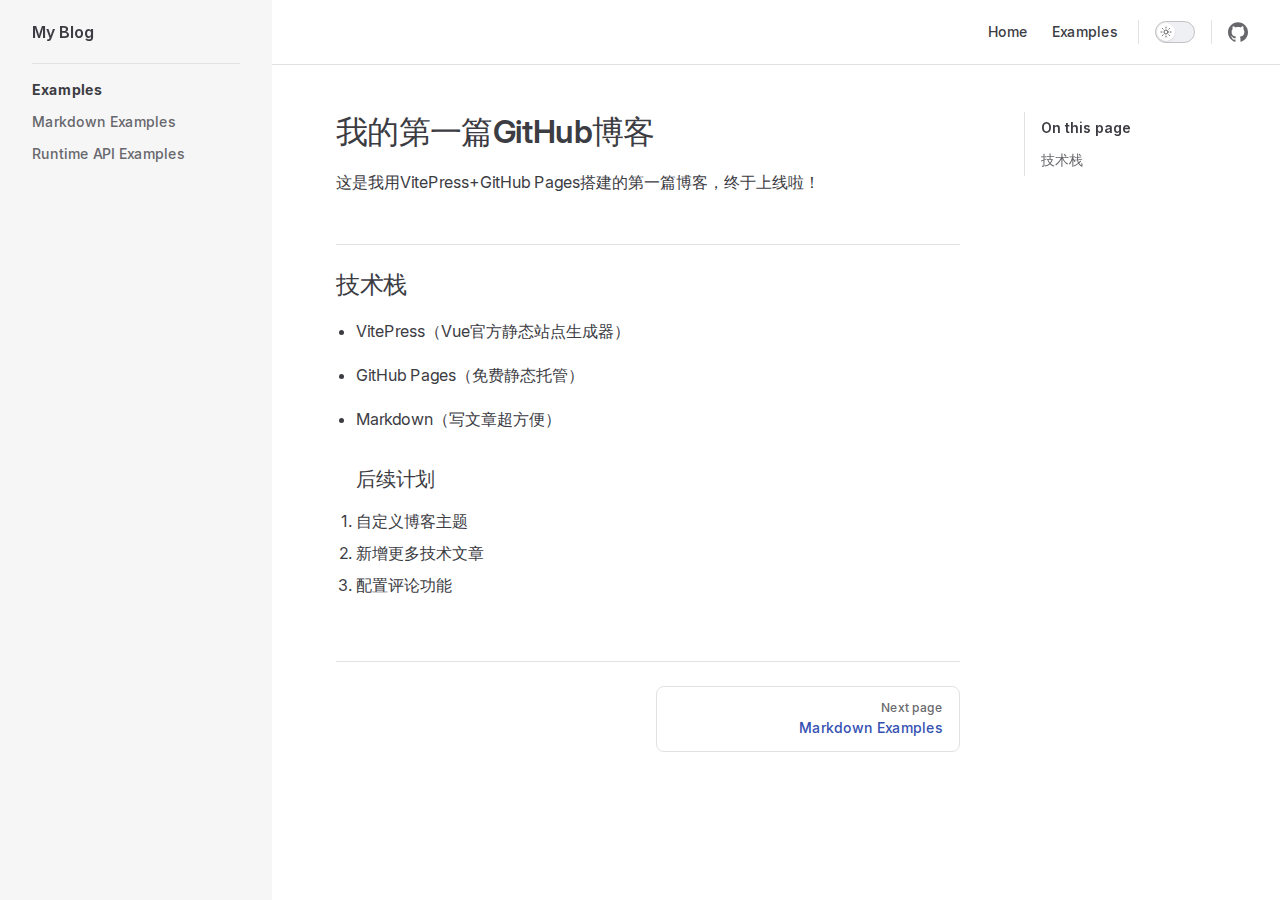
<file: posts/2026-02-06-my-first-blog.html>
<!DOCTYPE html>
<html lang="en-US" dir="ltr">
  <head>
    <meta charset="utf-8">
    <meta name="viewport" content="width=device-width,initial-scale=1">
    <title>我的第一篇GitHub博客 | My Blog</title>
    <meta name="description" content="技术/日常">
    <meta name="generator" content="VitePress v1.6.4">
    <link rel="preload stylesheet" href="/assets/style.DFTx90Kk.css" as="style">
    <link rel="preload stylesheet" href="/vp-icons.css" as="style">
    
    <script type="module" src="/assets/app.BN9QXAQs.js"></script>
    <link rel="preload" href="/assets/inter-roman-latin.Di8DUHzh.woff2" as="font" type="font/woff2" crossorigin="">
    <link rel="modulepreload" href="/assets/chunks/theme.Cn4dp31C.js">
    <link rel="modulepreload" href="/assets/chunks/framework.BD9pLfSD.js">
    <link rel="modulepreload" href="/assets/posts_2026-02-06-my-first-blog.md.C5cdYmbq.lean.js">
    <script id="check-dark-mode">(()=>{const e=localStorage.getItem("vitepress-theme-appearance")||"auto",a=window.matchMedia("(prefers-color-scheme: dark)").matches;(!e||e==="auto"?a:e==="dark")&&document.documentElement.classList.add("dark")})();</script>
    <script id="check-mac-os">document.documentElement.classList.toggle("mac",/Mac|iPhone|iPod|iPad/i.test(navigator.platform));</script>
  </head>
  <body>
    <div id="app"><div class="Layout" data-v-5d98c3a5><!--[--><!--]--><!--[--><span tabindex="-1" data-v-0b0ada53></span><a href="#VPContent" class="VPSkipLink visually-hidden" data-v-0b0ada53>Skip to content</a><!--]--><!----><header class="VPNav" data-v-5d98c3a5 data-v-ae24b3ad><div class="VPNavBar" data-v-ae24b3ad data-v-6aa21345><div class="wrapper" data-v-6aa21345><div class="container" data-v-6aa21345><div class="title" data-v-6aa21345><div class="VPNavBarTitle has-sidebar" data-v-6aa21345 data-v-1168a8e4><a class="title" href="/" data-v-1168a8e4><!--[--><!--]--><!----><span data-v-1168a8e4>My Blog</span><!--[--><!--]--></a></div></div><div class="content" data-v-6aa21345><div class="content-body" data-v-6aa21345><!--[--><!--]--><div class="VPNavBarSearch search" data-v-6aa21345><!----></div><nav aria-labelledby="main-nav-aria-label" class="VPNavBarMenu menu" data-v-6aa21345 data-v-dc692963><span id="main-nav-aria-label" class="visually-hidden" data-v-dc692963> Main Navigation </span><!--[--><!--[--><a class="VPLink link VPNavBarMenuLink" href="/" tabindex="0" data-v-dc692963 data-v-e56f3d57><!--[--><span data-v-e56f3d57>Home</span><!--]--></a><!--]--><!--[--><a class="VPLink link VPNavBarMenuLink" href="/markdown-examples.html" tabindex="0" data-v-dc692963 data-v-e56f3d57><!--[--><span data-v-e56f3d57>Examples</span><!--]--></a><!--]--><!--]--></nav><!----><div class="VPNavBarAppearance appearance" data-v-6aa21345 data-v-6c893767><button class="VPSwitch VPSwitchAppearance" type="button" role="switch" title aria-checked="false" data-v-6c893767 data-v-5337faa4 data-v-1d5665e3><span class="check" data-v-1d5665e3><span class="icon" data-v-1d5665e3><!--[--><span class="vpi-sun sun" data-v-5337faa4></span><span class="vpi-moon moon" data-v-5337faa4></span><!--]--></span></span></button></div><div class="VPSocialLinks VPNavBarSocialLinks social-links" data-v-6aa21345 data-v-0394ad82 data-v-7bc22406><!--[--><a class="VPSocialLink no-icon" href="https://github.com/vuejs/vitepress" aria-label="github" target="_blank" rel="noopener" data-v-7bc22406 data-v-bd121fe5><span class="vpi-social-github"></span></a><!--]--></div><div class="VPFlyout VPNavBarExtra extra" data-v-6aa21345 data-v-bb2aa2f0 data-v-cf11d7a2><button type="button" class="button" aria-haspopup="true" aria-expanded="false" aria-label="extra navigation" data-v-cf11d7a2><span class="vpi-more-horizontal icon" data-v-cf11d7a2></span></button><div class="menu" data-v-cf11d7a2><div class="VPMenu" data-v-cf11d7a2 data-v-b98bc113><!----><!--[--><!--[--><!----><div class="group" data-v-bb2aa2f0><div class="item appearance" data-v-bb2aa2f0><p class="label" data-v-bb2aa2f0>Appearance</p><div class="appearance-action" data-v-bb2aa2f0><button class="VPSwitch VPSwitchAppearance" type="button" role="switch" title aria-checked="false" data-v-bb2aa2f0 data-v-5337faa4 data-v-1d5665e3><span class="check" data-v-1d5665e3><span class="icon" data-v-1d5665e3><!--[--><span class="vpi-sun sun" data-v-5337faa4></span><span class="vpi-moon moon" data-v-5337faa4></span><!--]--></span></span></button></div></div></div><div class="group" data-v-bb2aa2f0><div class="item social-links" data-v-bb2aa2f0><div class="VPSocialLinks social-links-list" data-v-bb2aa2f0 data-v-7bc22406><!--[--><a class="VPSocialLink no-icon" href="https://github.com/vuejs/vitepress" aria-label="github" target="_blank" rel="noopener" data-v-7bc22406 data-v-bd121fe5><span class="vpi-social-github"></span></a><!--]--></div></div></div><!--]--><!--]--></div></div></div><!--[--><!--]--><button type="button" class="VPNavBarHamburger hamburger" aria-label="mobile navigation" aria-expanded="false" aria-controls="VPNavScreen" data-v-6aa21345 data-v-e5dd9c1c><span class="container" data-v-e5dd9c1c><span class="top" data-v-e5dd9c1c></span><span class="middle" data-v-e5dd9c1c></span><span class="bottom" data-v-e5dd9c1c></span></span></button></div></div></div></div><div class="divider" data-v-6aa21345><div class="divider-line" data-v-6aa21345></div></div></div><!----></header><div class="VPLocalNav has-sidebar empty" data-v-5d98c3a5 data-v-a6f0e41e><div class="container" data-v-a6f0e41e><button class="menu" aria-expanded="false" aria-controls="VPSidebarNav" data-v-a6f0e41e><span class="vpi-align-left menu-icon" data-v-a6f0e41e></span><span class="menu-text" data-v-a6f0e41e>Menu</span></button><div class="VPLocalNavOutlineDropdown" style="--vp-vh:0px;" data-v-a6f0e41e data-v-8a42e2b4><button data-v-8a42e2b4>Return to top</button><!----></div></div></div><aside class="VPSidebar" data-v-5d98c3a5 data-v-319d5ca6><div class="curtain" data-v-319d5ca6></div><nav class="nav" id="VPSidebarNav" aria-labelledby="sidebar-aria-label" tabindex="-1" data-v-319d5ca6><span class="visually-hidden" id="sidebar-aria-label" data-v-319d5ca6> Sidebar Navigation </span><!--[--><!--]--><!--[--><div class="no-transition group" data-v-c40bc020><section class="VPSidebarItem level-0" data-v-c40bc020 data-v-b3fd67f8><div class="item" role="button" tabindex="0" data-v-b3fd67f8><div class="indicator" data-v-b3fd67f8></div><h2 class="text" data-v-b3fd67f8>Examples</h2><!----></div><div class="items" data-v-b3fd67f8><!--[--><div class="VPSidebarItem level-1 is-link" data-v-b3fd67f8 data-v-b3fd67f8><div class="item" data-v-b3fd67f8><div class="indicator" data-v-b3fd67f8></div><a class="VPLink link link" href="/markdown-examples.html" data-v-b3fd67f8><!--[--><p class="text" data-v-b3fd67f8>Markdown Examples</p><!--]--></a><!----></div><!----></div><div class="VPSidebarItem level-1 is-link" data-v-b3fd67f8 data-v-b3fd67f8><div class="item" data-v-b3fd67f8><div class="indicator" data-v-b3fd67f8></div><a class="VPLink link link" href="/api-examples.html" data-v-b3fd67f8><!--[--><p class="text" data-v-b3fd67f8>Runtime API Examples</p><!--]--></a><!----></div><!----></div><!--]--></div></section></div><!--]--><!--[--><!--]--></nav></aside><div class="VPContent has-sidebar" id="VPContent" data-v-5d98c3a5 data-v-1428d186><div class="VPDoc has-sidebar has-aside" data-v-1428d186 data-v-39a288b8><!--[--><!--]--><div class="container" data-v-39a288b8><div class="aside" data-v-39a288b8><div class="aside-curtain" data-v-39a288b8></div><div class="aside-container" data-v-39a288b8><div class="aside-content" data-v-39a288b8><div class="VPDocAside" data-v-39a288b8 data-v-3f215769><!--[--><!--]--><!--[--><!--]--><nav aria-labelledby="doc-outline-aria-label" class="VPDocAsideOutline" data-v-3f215769 data-v-a5bbad30><div class="content" data-v-a5bbad30><div class="outline-marker" data-v-a5bbad30></div><div aria-level="2" class="outline-title" id="doc-outline-aria-label" role="heading" data-v-a5bbad30>On this page</div><ul class="VPDocOutlineItem root" data-v-a5bbad30 data-v-b933a997><!--[--><!--]--></ul></div></nav><!--[--><!--]--><div class="spacer" data-v-3f215769></div><!--[--><!--]--><!----><!--[--><!--]--><!--[--><!--]--></div></div></div></div><div class="content" data-v-39a288b8><div class="content-container" data-v-39a288b8><!--[--><!--]--><main class="main" data-v-39a288b8><div style="position:relative;" class="vp-doc _posts_2026-02-06-my-first-blog" data-v-39a288b8><div><h1 id="我的第一篇github博客" tabindex="-1">我的第一篇GitHub博客 <a class="header-anchor" href="#我的第一篇github博客" aria-label="Permalink to &quot;我的第一篇GitHub博客&quot;">​</a></h1><p>这是我用VitePress+GitHub Pages搭建的第一篇博客，终于上线啦！</p><h2 id="技术栈" tabindex="-1">技术栈 <a class="header-anchor" href="#技术栈" aria-label="Permalink to &quot;技术栈&quot;">​</a></h2><ul><li><p>VitePress（Vue官方静态站点生成器）</p></li><li><p>GitHub Pages（免费静态托管）</p></li><li><p>Markdown（写文章超方便）</p><h3 id="后续计划" tabindex="-1">后续计划 <a class="header-anchor" href="#后续计划" aria-label="Permalink to &quot;后续计划&quot;">​</a></h3></li></ul><ol><li>自定义博客主题</li><li>新增更多技术文章</li><li>配置评论功能</li></ol></div></div></main><footer class="VPDocFooter" data-v-39a288b8 data-v-e257564d><!--[--><!--]--><!----><nav class="prev-next" aria-labelledby="doc-footer-aria-label" data-v-e257564d><span class="visually-hidden" id="doc-footer-aria-label" data-v-e257564d>Pager</span><div class="pager" data-v-e257564d><!----></div><div class="pager" data-v-e257564d><a class="VPLink link pager-link next" href="/markdown-examples.html" data-v-e257564d><!--[--><span class="desc" data-v-e257564d>Next page</span><span class="title" data-v-e257564d>Markdown Examples</span><!--]--></a></div></nav></footer><!--[--><!--]--></div></div></div><!--[--><!--]--></div></div><!----><!--[--><!--]--></div></div>
    <script>window.__VP_HASH_MAP__=JSON.parse("{\"index.md\":\"Bc-bR3WW\",\"posts_2026-02-06-my-first-blog.md\":\"C5cdYmbq\"}");window.__VP_SITE_DATA__=JSON.parse("{\"lang\":\"en-US\",\"dir\":\"ltr\",\"title\":\"My Blog\",\"description\":\"技术/日常\",\"base\":\"/\",\"head\":[],\"router\":{\"prefetchLinks\":true},\"appearance\":true,\"themeConfig\":{\"nav\":[{\"text\":\"Home\",\"link\":\"/\"},{\"text\":\"Examples\",\"link\":\"/markdown-examples\"}],\"sidebar\":[{\"text\":\"Examples\",\"items\":[{\"text\":\"Markdown Examples\",\"link\":\"/markdown-examples\"},{\"text\":\"Runtime API Examples\",\"link\":\"/api-examples\"}]}],\"socialLinks\":[{\"icon\":\"github\",\"link\":\"https://github.com/vuejs/vitepress\"}]},\"locales\":{},\"scrollOffset\":134,\"cleanUrls\":false}");</script>
    
  </body>
</html>
</file>
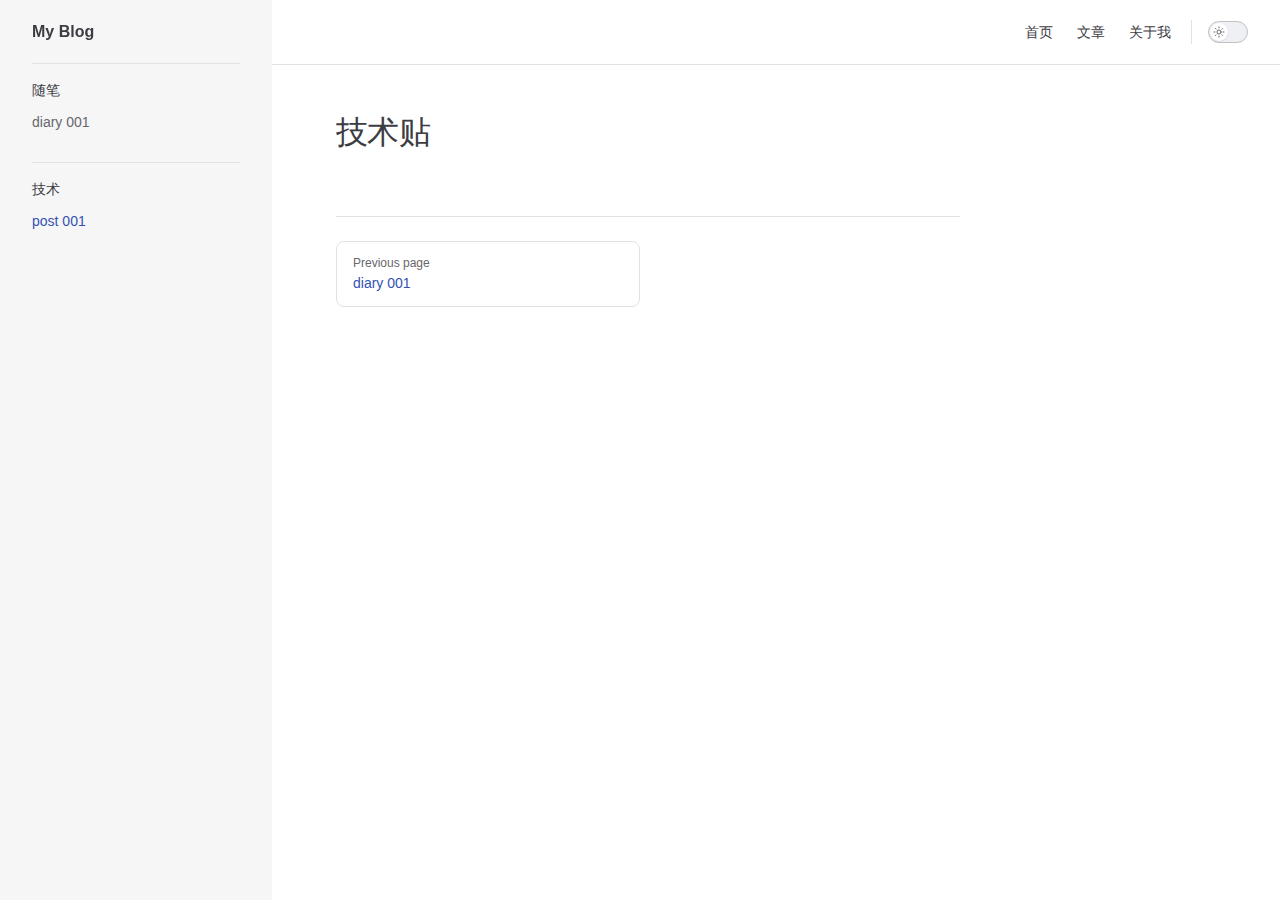
<file: posts/posts-2026-02-06-001.html>
<!DOCTYPE html>
<html lang="en-US" dir="ltr">
  <head>
    <meta charset="utf-8">
    <meta name="viewport" content="width=device-width,initial-scale=1">
    <title>技术贴 | My Blog</title>
    <meta name="description" content="技术/日常">
    <meta name="generator" content="VitePress v1.6.4">
    <link rel="preload stylesheet" href="/assets/style.DFTx90Kk.css" as="style">
    <link rel="preload stylesheet" href="/vp-icons.css" as="style">
    
    <script type="module" src="/assets/app.BN9QXAQs.js"></script>
    <link rel="preload" href="/assets/inter-roman-latin.Di8DUHzh.woff2" as="font" type="font/woff2" crossorigin="">
    <link rel="modulepreload" href="/assets/chunks/theme.Cn4dp31C.js">
    <link rel="modulepreload" href="/assets/chunks/framework.BD9pLfSD.js">
    <link rel="modulepreload" href="/assets/posts_posts-2026-02-06-001.md.DtZI-v8s.lean.js">
    <link rel="stylesheet" href="/custom.css">
    <script id="check-dark-mode">(()=>{const e=localStorage.getItem("vitepress-theme-appearance")||"auto",a=window.matchMedia("(prefers-color-scheme: dark)").matches;(!e||e==="auto"?a:e==="dark")&&document.documentElement.classList.add("dark")})();</script>
    <script id="check-mac-os">document.documentElement.classList.toggle("mac",/Mac|iPhone|iPod|iPad/i.test(navigator.platform));</script>
  </head>
  <body>
    <div id="app"><div class="Layout" data-v-5d98c3a5><!--[--><!--]--><!--[--><span tabindex="-1" data-v-0b0ada53></span><a href="#VPContent" class="VPSkipLink visually-hidden" data-v-0b0ada53>Skip to content</a><!--]--><!----><header class="VPNav" data-v-5d98c3a5 data-v-ae24b3ad><div class="VPNavBar" data-v-ae24b3ad data-v-6aa21345><div class="wrapper" data-v-6aa21345><div class="container" data-v-6aa21345><div class="title" data-v-6aa21345><div class="VPNavBarTitle has-sidebar" data-v-6aa21345 data-v-1168a8e4><a class="title" href="/" data-v-1168a8e4><!--[--><!--]--><!----><span data-v-1168a8e4>My Blog</span><!--[--><!--]--></a></div></div><div class="content" data-v-6aa21345><div class="content-body" data-v-6aa21345><!--[--><!--]--><div class="VPNavBarSearch search" data-v-6aa21345><!----></div><nav aria-labelledby="main-nav-aria-label" class="VPNavBarMenu menu" data-v-6aa21345 data-v-dc692963><span id="main-nav-aria-label" class="visually-hidden" data-v-dc692963> Main Navigation </span><!--[--><!--[--><a class="VPLink link VPNavBarMenuLink" href="/" tabindex="0" data-v-dc692963 data-v-e56f3d57><!--[--><span data-v-e56f3d57>首页</span><!--]--></a><!--]--><!--[--><a class="VPLink link VPNavBarMenuLink" href="/page-list.html" tabindex="0" data-v-dc692963 data-v-e56f3d57><!--[--><span data-v-e56f3d57>文章</span><!--]--></a><!--]--><!--[--><a class="VPLink link VPNavBarMenuLink" href="/about-me.html" tabindex="0" data-v-dc692963 data-v-e56f3d57><!--[--><span data-v-e56f3d57>关于我</span><!--]--></a><!--]--><!--]--></nav><!----><div class="VPNavBarAppearance appearance" data-v-6aa21345 data-v-6c893767><button class="VPSwitch VPSwitchAppearance" type="button" role="switch" title aria-checked="false" data-v-6c893767 data-v-5337faa4 data-v-1d5665e3><span class="check" data-v-1d5665e3><span class="icon" data-v-1d5665e3><!--[--><span class="vpi-sun sun" data-v-5337faa4></span><span class="vpi-moon moon" data-v-5337faa4></span><!--]--></span></span></button></div><!----><div class="VPFlyout VPNavBarExtra extra" data-v-6aa21345 data-v-bb2aa2f0 data-v-cf11d7a2><button type="button" class="button" aria-haspopup="true" aria-expanded="false" aria-label="extra navigation" data-v-cf11d7a2><span class="vpi-more-horizontal icon" data-v-cf11d7a2></span></button><div class="menu" data-v-cf11d7a2><div class="VPMenu" data-v-cf11d7a2 data-v-b98bc113><!----><!--[--><!--[--><!----><div class="group" data-v-bb2aa2f0><div class="item appearance" data-v-bb2aa2f0><p class="label" data-v-bb2aa2f0>Appearance</p><div class="appearance-action" data-v-bb2aa2f0><button class="VPSwitch VPSwitchAppearance" type="button" role="switch" title aria-checked="false" data-v-bb2aa2f0 data-v-5337faa4 data-v-1d5665e3><span class="check" data-v-1d5665e3><span class="icon" data-v-1d5665e3><!--[--><span class="vpi-sun sun" data-v-5337faa4></span><span class="vpi-moon moon" data-v-5337faa4></span><!--]--></span></span></button></div></div></div><!----><!--]--><!--]--></div></div></div><!--[--><!--]--><button type="button" class="VPNavBarHamburger hamburger" aria-label="mobile navigation" aria-expanded="false" aria-controls="VPNavScreen" data-v-6aa21345 data-v-e5dd9c1c><span class="container" data-v-e5dd9c1c><span class="top" data-v-e5dd9c1c></span><span class="middle" data-v-e5dd9c1c></span><span class="bottom" data-v-e5dd9c1c></span></span></button></div></div></div></div><div class="divider" data-v-6aa21345><div class="divider-line" data-v-6aa21345></div></div></div><!----></header><div class="VPLocalNav has-sidebar empty" data-v-5d98c3a5 data-v-a6f0e41e><div class="container" data-v-a6f0e41e><button class="menu" aria-expanded="false" aria-controls="VPSidebarNav" data-v-a6f0e41e><span class="vpi-align-left menu-icon" data-v-a6f0e41e></span><span class="menu-text" data-v-a6f0e41e>Menu</span></button><div class="VPLocalNavOutlineDropdown" style="--vp-vh:0px;" data-v-a6f0e41e data-v-8a42e2b4><button data-v-8a42e2b4>Return to top</button><!----></div></div></div><aside class="VPSidebar" data-v-5d98c3a5 data-v-319d5ca6><div class="curtain" data-v-319d5ca6></div><nav class="nav" id="VPSidebarNav" aria-labelledby="sidebar-aria-label" tabindex="-1" data-v-319d5ca6><span class="visually-hidden" id="sidebar-aria-label" data-v-319d5ca6> Sidebar Navigation </span><!--[--><!--]--><!--[--><div class="no-transition group" data-v-c40bc020><section class="VPSidebarItem level-0" data-v-c40bc020 data-v-b3fd67f8><div class="item" role="button" tabindex="0" data-v-b3fd67f8><div class="indicator" data-v-b3fd67f8></div><h2 class="text" data-v-b3fd67f8>随笔</h2><!----></div><div class="items" data-v-b3fd67f8><!--[--><div class="VPSidebarItem level-1 is-link" data-v-b3fd67f8 data-v-b3fd67f8><div class="item" data-v-b3fd67f8><div class="indicator" data-v-b3fd67f8></div><a class="VPLink link link" href="/diary/diary-2026-02-06-001.html" data-v-b3fd67f8><!--[--><p class="text" data-v-b3fd67f8>diary 001</p><!--]--></a><!----></div><!----></div><!--]--></div></section></div><div class="no-transition group" data-v-c40bc020><section class="VPSidebarItem level-0 has-active" data-v-c40bc020 data-v-b3fd67f8><div class="item" role="button" tabindex="0" data-v-b3fd67f8><div class="indicator" data-v-b3fd67f8></div><h2 class="text" data-v-b3fd67f8>技术</h2><!----></div><div class="items" data-v-b3fd67f8><!--[--><div class="VPSidebarItem level-1 is-link" data-v-b3fd67f8 data-v-b3fd67f8><div class="item" data-v-b3fd67f8><div class="indicator" data-v-b3fd67f8></div><a class="VPLink link link" href="/posts/posts-2026-02-06-001.html" data-v-b3fd67f8><!--[--><p class="text" data-v-b3fd67f8>post 001</p><!--]--></a><!----></div><!----></div><!--]--></div></section></div><!--]--><!--[--><!--]--></nav></aside><div class="VPContent has-sidebar" id="VPContent" data-v-5d98c3a5 data-v-1428d186><div class="VPDoc has-sidebar has-aside" data-v-1428d186 data-v-39a288b8><!--[--><!--]--><div class="container" data-v-39a288b8><div class="aside" data-v-39a288b8><div class="aside-curtain" data-v-39a288b8></div><div class="aside-container" data-v-39a288b8><div class="aside-content" data-v-39a288b8><div class="VPDocAside" data-v-39a288b8 data-v-3f215769><!--[--><!--]--><!--[--><!--]--><nav aria-labelledby="doc-outline-aria-label" class="VPDocAsideOutline" data-v-3f215769 data-v-a5bbad30><div class="content" data-v-a5bbad30><div class="outline-marker" data-v-a5bbad30></div><div aria-level="2" class="outline-title" id="doc-outline-aria-label" role="heading" data-v-a5bbad30>On this page</div><ul class="VPDocOutlineItem root" data-v-a5bbad30 data-v-b933a997><!--[--><!--]--></ul></div></nav><!--[--><!--]--><div class="spacer" data-v-3f215769></div><!--[--><!--]--><!----><!--[--><!--]--><!--[--><!--]--></div></div></div></div><div class="content" data-v-39a288b8><div class="content-container" data-v-39a288b8><!--[--><!--]--><main class="main" data-v-39a288b8><div style="position:relative;" class="vp-doc _posts_posts-2026-02-06-001" data-v-39a288b8><div><h1 id="技术贴" tabindex="-1">技术贴 <a class="header-anchor" href="#技术贴" aria-label="Permalink to &quot;技术贴&quot;">​</a></h1></div></div></main><footer class="VPDocFooter" data-v-39a288b8 data-v-e257564d><!--[--><!--]--><!----><nav class="prev-next" aria-labelledby="doc-footer-aria-label" data-v-e257564d><span class="visually-hidden" id="doc-footer-aria-label" data-v-e257564d>Pager</span><div class="pager" data-v-e257564d><a class="VPLink link pager-link prev" href="/diary/diary-2026-02-06-001.html" data-v-e257564d><!--[--><span class="desc" data-v-e257564d>Previous page</span><span class="title" data-v-e257564d>diary 001</span><!--]--></a></div><div class="pager" data-v-e257564d><!----></div></nav></footer><!--[--><!--]--></div></div></div><!--[--><!--]--></div></div><!----><!--[--><!--]--></div></div>
    <script>window.__VP_HASH_MAP__=JSON.parse("{\"about-me.md\":\"n9LafM3z\",\"diary_diary-2026-02-06-001.md\":\"BD4uTVUo\",\"index.md\":\"BKufs1UQ\",\"page-list.md\":\"Bn_3HGgB\",\"posts_posts-2026-02-06-001.md\":\"DtZI-v8s\"}");window.__VP_SITE_DATA__=JSON.parse("{\"lang\":\"en-US\",\"dir\":\"ltr\",\"title\":\"My Blog\",\"description\":\"技术/日常\",\"base\":\"/\",\"head\":[],\"router\":{\"prefetchLinks\":true},\"appearance\":true,\"themeConfig\":{\"nav\":[{\"text\":\"首页\",\"link\":\"/\"},{\"text\":\"文章\",\"link\":\"/page-list.md\"},{\"text\":\"关于我\",\"link\":\"/about-me.md\"}],\"sidebar\":[{\"text\":\"随笔\",\"items\":[{\"text\":\"diary 001\",\"link\":\"/diary/diary-2026-02-06-001.md\"}]},{\"text\":\"技术\",\"items\":[{\"text\":\"post 001\",\"link\":\"/posts/posts-2026-02-06-001.md\"}]}]},\"locales\":{},\"scrollOffset\":134,\"cleanUrls\":false}");</script>
    
  </body>
</html>
</file>
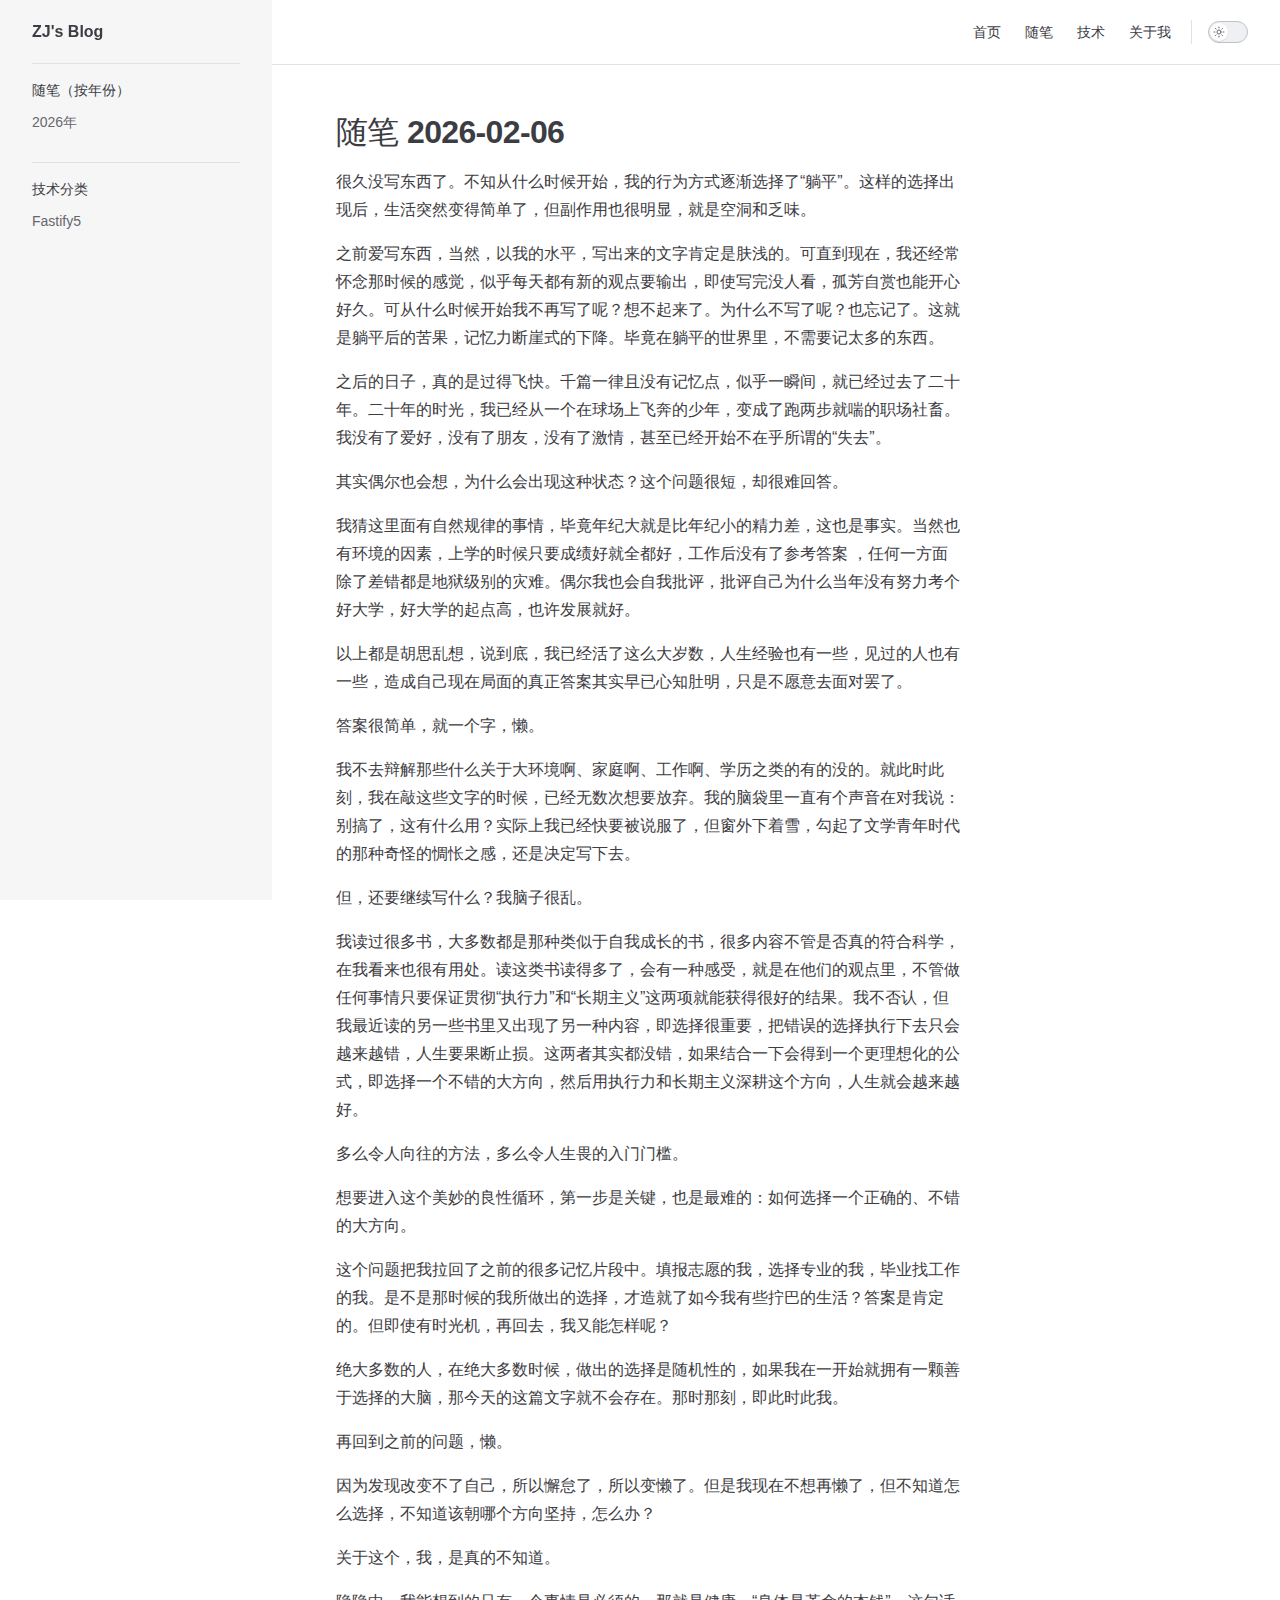
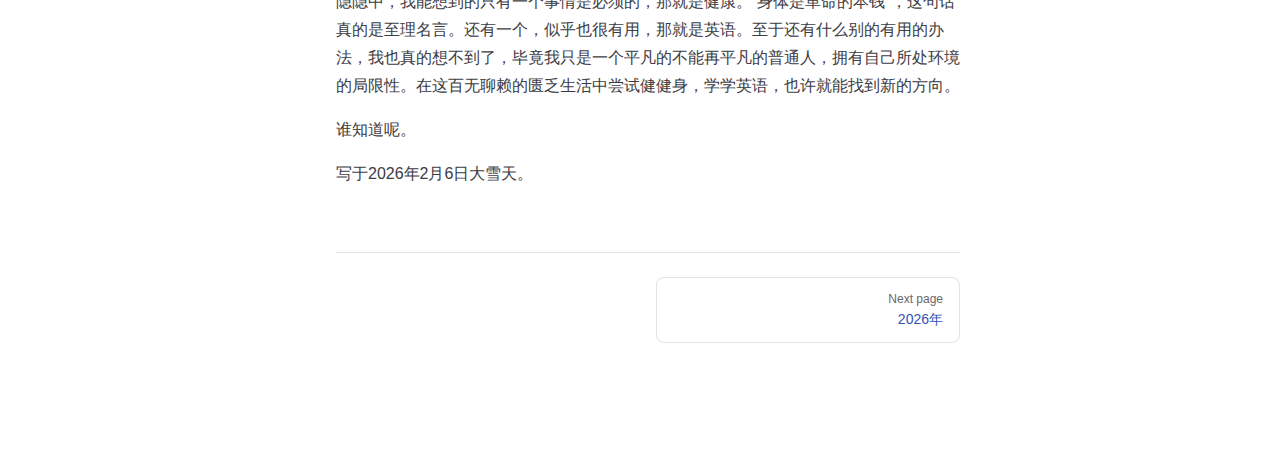
<file: diary/2026/diary-2026-02-06-001.html>
<!DOCTYPE html>
<html lang="en-US" dir="ltr">
  <head>
    <meta charset="utf-8">
    <meta name="viewport" content="width=device-width,initial-scale=1">
    <title>随笔 2026-02-06 | ZJ's Blog</title>
    <meta name="description" content="技术/日常">
    <meta name="generator" content="VitePress v1.6.4">
    <link rel="preload stylesheet" href="/assets/style.DFTx90Kk.css" as="style">
    <link rel="preload stylesheet" href="/vp-icons.css" as="style">
    
    <script type="module" src="/assets/app.BN9QXAQs.js"></script>
    <link rel="preload" href="/assets/inter-roman-latin.Di8DUHzh.woff2" as="font" type="font/woff2" crossorigin="">
    <link rel="modulepreload" href="/assets/chunks/theme.Cn4dp31C.js">
    <link rel="modulepreload" href="/assets/chunks/framework.BD9pLfSD.js">
    <link rel="modulepreload" href="/assets/diary_2026_diary-2026-02-06-001.md.DLWw6A45.lean.js">
    <link rel="stylesheet" href="/custom.css">
    <script id="check-dark-mode">(()=>{const e=localStorage.getItem("vitepress-theme-appearance")||"auto",a=window.matchMedia("(prefers-color-scheme: dark)").matches;(!e||e==="auto"?a:e==="dark")&&document.documentElement.classList.add("dark")})();</script>
    <script id="check-mac-os">document.documentElement.classList.toggle("mac",/Mac|iPhone|iPod|iPad/i.test(navigator.platform));</script>
  </head>
  <body>
    <div id="app"><div class="Layout" data-v-5d98c3a5><!--[--><!--]--><!--[--><span tabindex="-1" data-v-0b0ada53></span><a href="#VPContent" class="VPSkipLink visually-hidden" data-v-0b0ada53>Skip to content</a><!--]--><!----><header class="VPNav" data-v-5d98c3a5 data-v-ae24b3ad><div class="VPNavBar" data-v-ae24b3ad data-v-6aa21345><div class="wrapper" data-v-6aa21345><div class="container" data-v-6aa21345><div class="title" data-v-6aa21345><div class="VPNavBarTitle has-sidebar" data-v-6aa21345 data-v-1168a8e4><a class="title" href="/" data-v-1168a8e4><!--[--><!--]--><!----><span data-v-1168a8e4>ZJ&#39;s Blog</span><!--[--><!--]--></a></div></div><div class="content" data-v-6aa21345><div class="content-body" data-v-6aa21345><!--[--><!--]--><div class="VPNavBarSearch search" data-v-6aa21345><!----></div><nav aria-labelledby="main-nav-aria-label" class="VPNavBarMenu menu" data-v-6aa21345 data-v-dc692963><span id="main-nav-aria-label" class="visually-hidden" data-v-dc692963> Main Navigation </span><!--[--><!--[--><a class="VPLink link VPNavBarMenuLink" href="/" tabindex="0" data-v-dc692963 data-v-e56f3d57><!--[--><span data-v-e56f3d57>首页</span><!--]--></a><!--]--><!--[--><a class="VPLink link VPNavBarMenuLink" href="/list/diary-list.html" tabindex="0" data-v-dc692963 data-v-e56f3d57><!--[--><span data-v-e56f3d57>随笔</span><!--]--></a><!--]--><!--[--><a class="VPLink link VPNavBarMenuLink" href="/list/post-list.html" tabindex="0" data-v-dc692963 data-v-e56f3d57><!--[--><span data-v-e56f3d57>技术</span><!--]--></a><!--]--><!--[--><a class="VPLink link VPNavBarMenuLink" href="/about-me.html" tabindex="0" data-v-dc692963 data-v-e56f3d57><!--[--><span data-v-e56f3d57>关于我</span><!--]--></a><!--]--><!--]--></nav><!----><div class="VPNavBarAppearance appearance" data-v-6aa21345 data-v-6c893767><button class="VPSwitch VPSwitchAppearance" type="button" role="switch" title aria-checked="false" data-v-6c893767 data-v-5337faa4 data-v-1d5665e3><span class="check" data-v-1d5665e3><span class="icon" data-v-1d5665e3><!--[--><span class="vpi-sun sun" data-v-5337faa4></span><span class="vpi-moon moon" data-v-5337faa4></span><!--]--></span></span></button></div><!----><div class="VPFlyout VPNavBarExtra extra" data-v-6aa21345 data-v-bb2aa2f0 data-v-cf11d7a2><button type="button" class="button" aria-haspopup="true" aria-expanded="false" aria-label="extra navigation" data-v-cf11d7a2><span class="vpi-more-horizontal icon" data-v-cf11d7a2></span></button><div class="menu" data-v-cf11d7a2><div class="VPMenu" data-v-cf11d7a2 data-v-b98bc113><!----><!--[--><!--[--><!----><div class="group" data-v-bb2aa2f0><div class="item appearance" data-v-bb2aa2f0><p class="label" data-v-bb2aa2f0>Appearance</p><div class="appearance-action" data-v-bb2aa2f0><button class="VPSwitch VPSwitchAppearance" type="button" role="switch" title aria-checked="false" data-v-bb2aa2f0 data-v-5337faa4 data-v-1d5665e3><span class="check" data-v-1d5665e3><span class="icon" data-v-1d5665e3><!--[--><span class="vpi-sun sun" data-v-5337faa4></span><span class="vpi-moon moon" data-v-5337faa4></span><!--]--></span></span></button></div></div></div><!----><!--]--><!--]--></div></div></div><!--[--><!--]--><button type="button" class="VPNavBarHamburger hamburger" aria-label="mobile navigation" aria-expanded="false" aria-controls="VPNavScreen" data-v-6aa21345 data-v-e5dd9c1c><span class="container" data-v-e5dd9c1c><span class="top" data-v-e5dd9c1c></span><span class="middle" data-v-e5dd9c1c></span><span class="bottom" data-v-e5dd9c1c></span></span></button></div></div></div></div><div class="divider" data-v-6aa21345><div class="divider-line" data-v-6aa21345></div></div></div><!----></header><div class="VPLocalNav has-sidebar empty" data-v-5d98c3a5 data-v-a6f0e41e><div class="container" data-v-a6f0e41e><button class="menu" aria-expanded="false" aria-controls="VPSidebarNav" data-v-a6f0e41e><span class="vpi-align-left menu-icon" data-v-a6f0e41e></span><span class="menu-text" data-v-a6f0e41e>Menu</span></button><div class="VPLocalNavOutlineDropdown" style="--vp-vh:0px;" data-v-a6f0e41e data-v-8a42e2b4><button data-v-8a42e2b4>Return to top</button><!----></div></div></div><aside class="VPSidebar" data-v-5d98c3a5 data-v-319d5ca6><div class="curtain" data-v-319d5ca6></div><nav class="nav" id="VPSidebarNav" aria-labelledby="sidebar-aria-label" tabindex="-1" data-v-319d5ca6><span class="visually-hidden" id="sidebar-aria-label" data-v-319d5ca6> Sidebar Navigation </span><!--[--><!--]--><!--[--><div class="no-transition group" data-v-c40bc020><section class="VPSidebarItem level-0" data-v-c40bc020 data-v-b3fd67f8><div class="item" role="button" tabindex="0" data-v-b3fd67f8><div class="indicator" data-v-b3fd67f8></div><h2 class="text" data-v-b3fd67f8>随笔（按年份）</h2><!----></div><div class="items" data-v-b3fd67f8><!--[--><div class="VPSidebarItem level-1 is-link" data-v-b3fd67f8 data-v-b3fd67f8><div class="item" data-v-b3fd67f8><div class="indicator" data-v-b3fd67f8></div><a class="VPLink link link" href="/list/2026-diary-list.html" data-v-b3fd67f8><!--[--><p class="text" data-v-b3fd67f8>2026年</p><!--]--></a><!----></div><!----></div><!--]--></div></section></div><div class="no-transition group" data-v-c40bc020><section class="VPSidebarItem level-0" data-v-c40bc020 data-v-b3fd67f8><div class="item" role="button" tabindex="0" data-v-b3fd67f8><div class="indicator" data-v-b3fd67f8></div><h2 class="text" data-v-b3fd67f8>技术分类</h2><!----></div><div class="items" data-v-b3fd67f8><!--[--><div class="VPSidebarItem level-1 is-link" data-v-b3fd67f8 data-v-b3fd67f8><div class="item" data-v-b3fd67f8><div class="indicator" data-v-b3fd67f8></div><a class="VPLink link link" href="/list/fastify-list.html" data-v-b3fd67f8><!--[--><p class="text" data-v-b3fd67f8>Fastify5</p><!--]--></a><!----></div><!----></div><!--]--></div></section></div><!--]--><!--[--><!--]--></nav></aside><div class="VPContent has-sidebar" id="VPContent" data-v-5d98c3a5 data-v-1428d186><div class="VPDoc has-sidebar has-aside" data-v-1428d186 data-v-39a288b8><!--[--><!--]--><div class="container" data-v-39a288b8><div class="aside" data-v-39a288b8><div class="aside-curtain" data-v-39a288b8></div><div class="aside-container" data-v-39a288b8><div class="aside-content" data-v-39a288b8><div class="VPDocAside" data-v-39a288b8 data-v-3f215769><!--[--><!--]--><!--[--><!--]--><nav aria-labelledby="doc-outline-aria-label" class="VPDocAsideOutline" data-v-3f215769 data-v-a5bbad30><div class="content" data-v-a5bbad30><div class="outline-marker" data-v-a5bbad30></div><div aria-level="2" class="outline-title" id="doc-outline-aria-label" role="heading" data-v-a5bbad30>On this page</div><ul class="VPDocOutlineItem root" data-v-a5bbad30 data-v-b933a997><!--[--><!--]--></ul></div></nav><!--[--><!--]--><div class="spacer" data-v-3f215769></div><!--[--><!--]--><!----><!--[--><!--]--><!--[--><!--]--></div></div></div></div><div class="content" data-v-39a288b8><div class="content-container" data-v-39a288b8><!--[--><!--]--><main class="main" data-v-39a288b8><div style="position:relative;" class="vp-doc _diary_2026_diary-2026-02-06-001" data-v-39a288b8><div><h1 id="随笔-2026-02-06" tabindex="-1">随笔 2026-02-06 <a class="header-anchor" href="#随笔-2026-02-06" aria-label="Permalink to &quot;随笔 2026-02-06&quot;">​</a></h1><p>很久没写东西了。不知从什么时候开始，我的行为方式逐渐选择了“躺平”。这样的选择出现后，生活突然变得简单了，但副作用也很明显，就是空洞和乏味。</p><p>之前爱写东西，当然，以我的水平，写出来的文字肯定是肤浅的。可直到现在，我还经常怀念那时候的感觉，似乎每天都有新的观点要输出，即使写完没人看，孤芳自赏也能开心好久。可从什么时候开始我不再写了呢？想不起来了。为什么不写了呢？也忘记了。这就是躺平后的苦果，记忆力断崖式的下降。毕竟在躺平的世界里，不需要记太多的东西。</p><p>之后的日子，真的是过得飞快。千篇一律且没有记忆点，似乎一瞬间，就已经过去了二十年。二十年的时光，我已经从一个在球场上飞奔的少年，变成了跑两步就喘的职场社畜。我没有了爱好，没有了朋友，没有了激情，甚至已经开始不在乎所谓的“失去”。</p><p>其实偶尔也会想，为什么会出现这种状态？这个问题很短，却很难回答。</p><p>我猜这里面有自然规律的事情，毕竟年纪大就是比年纪小的精力差，这也是事实。当然也有环境的因素，上学的时候只要成绩好就全都好，工作后没有了参考答案 ，任何一方面除了差错都是地狱级别的灾难。偶尔我也会自我批评，批评自己为什么当年没有努力考个好大学，好大学的起点高，也许发展就好。</p><p>以上都是胡思乱想，说到底，我已经活了这么大岁数，人生经验也有一些，见过的人也有一些，造成自己现在局面的真正答案其实早已心知肚明，只是不愿意去面对罢了。</p><p>答案很简单，就一个字，懒。</p><p>我不去辩解那些什么关于大环境啊、家庭啊、工作啊、学历之类的有的没的。就此时此刻，我在敲这些文字的时候，已经无数次想要放弃。我的脑袋里一直有个声音在对我说：别搞了，这有什么用？实际上我已经快要被说服了，但窗外下着雪，勾起了文学青年时代的那种奇怪的惆怅之感，还是决定写下去。</p><p>但，还要继续写什么？我脑子很乱。</p><p>我读过很多书，大多数都是那种类似于自我成长的书，很多内容不管是否真的符合科学，在我看来也很有用处。读这类书读得多了，会有一种感受，就是在他们的观点里，不管做任何事情只要保证贯彻“执行力”和“长期主义”这两项就能获得很好的结果。我不否认，但我最近读的另一些书里又出现了另一种内容，即选择很重要，把错误的选择执行下去只会越来越错，人生要果断止损。这两者其实都没错，如果结合一下会得到一个更理想化的公式，即选择一个不错的大方向，然后用执行力和长期主义深耕这个方向，人生就会越来越好。</p><p>多么令人向往的方法，多么令人生畏的入门门槛。</p><p>想要进入这个美妙的良性循环，第一步是关键，也是最难的：如何选择一个正确的、不错的大方向。</p><p>这个问题把我拉回了之前的很多记忆片段中。填报志愿的我，选择专业的我，毕业找工作的我。是不是那时候的我所做出的选择，才造就了如今我有些拧巴的生活？答案是肯定的。但即使有时光机，再回去，我又能怎样呢？</p><p>绝大多数的人，在绝大多数时候，做出的选择是随机性的，如果我在一开始就拥有一颗善于选择的大脑，那今天的这篇文字就不会存在。那时那刻，即此时此我。</p><p>再回到之前的问题，懒。</p><p>因为发现改变不了自己，所以懈怠了，所以变懒了。但是我现在不想再懒了，但不知道怎么选择，不知道该朝哪个方向坚持，怎么办？</p><p>关于这个，我，是真的不知道。</p><p>隐隐中，我能想到的只有一个事情是必须的，那就是健康。“身体是革命的本钱”，这句话真的是至理名言。还有一个，似乎也很有用，那就是英语。至于还有什么别的有用的办法，我也真的想不到了，毕竟我只是一个平凡的不能再平凡的普通人，拥有自己所处环境的局限性。在这百无聊赖的匮乏生活中尝试健健身，学学英语，也许就能找到新的方向。</p><p>谁知道呢。</p><p>写于2026年2月6日大雪天。</p></div></div></main><footer class="VPDocFooter" data-v-39a288b8 data-v-e257564d><!--[--><!--]--><!----><nav class="prev-next" aria-labelledby="doc-footer-aria-label" data-v-e257564d><span class="visually-hidden" id="doc-footer-aria-label" data-v-e257564d>Pager</span><div class="pager" data-v-e257564d><!----></div><div class="pager" data-v-e257564d><a class="VPLink link pager-link next" href="/list/2026-diary-list.html" data-v-e257564d><!--[--><span class="desc" data-v-e257564d>Next page</span><span class="title" data-v-e257564d>2026年</span><!--]--></a></div></nav></footer><!--[--><!--]--></div></div></div><!--[--><!--]--></div></div><!----><!--[--><!--]--></div></div>
    <script>window.__VP_HASH_MAP__=JSON.parse("{\"about-me.md\":\"n9LafM3z\",\"diary_2026_diary-2026-02-06-001.md\":\"DLWw6A45\",\"index.md\":\"BK_qB0TY\",\"list_2026-diary-list.md\":\"B1nkdFVO\",\"list_all-list.md\":\"DzK1MiNB\",\"list_diary-list.md\":\"DtU5AH4D\",\"list_fastify-list.md\":\"DkOYJ7EO\",\"list_post-list.md\":\"C97M_qWo\",\"posts_fastify5_fastify5-mysql-简单查询.md\":\"DAJxAgBn\"}");window.__VP_SITE_DATA__=JSON.parse("{\"lang\":\"en-US\",\"dir\":\"ltr\",\"title\":\"ZJ's Blog\",\"description\":\"技术/日常\",\"base\":\"/\",\"head\":[],\"router\":{\"prefetchLinks\":true},\"appearance\":true,\"themeConfig\":{\"nav\":[{\"text\":\"首页\",\"link\":\"/\"},{\"text\":\"随笔\",\"link\":\"/list/diary-list.md\"},{\"text\":\"技术\",\"link\":\"/list/post-list.md\"},{\"text\":\"关于我\",\"link\":\"/about-me.md\"}],\"sidebar\":[{\"text\":\"随笔（按年份）\",\"items\":[{\"text\":\"2026年\",\"link\":\"/list/2026-diary-list.md\"}]},{\"text\":\"技术分类\",\"items\":[{\"text\":\"Fastify5\",\"link\":\"/list/fastify-list.md\"}]}]},\"locales\":{},\"scrollOffset\":134,\"cleanUrls\":false}");</script>
    
  </body>
</html>
</file>
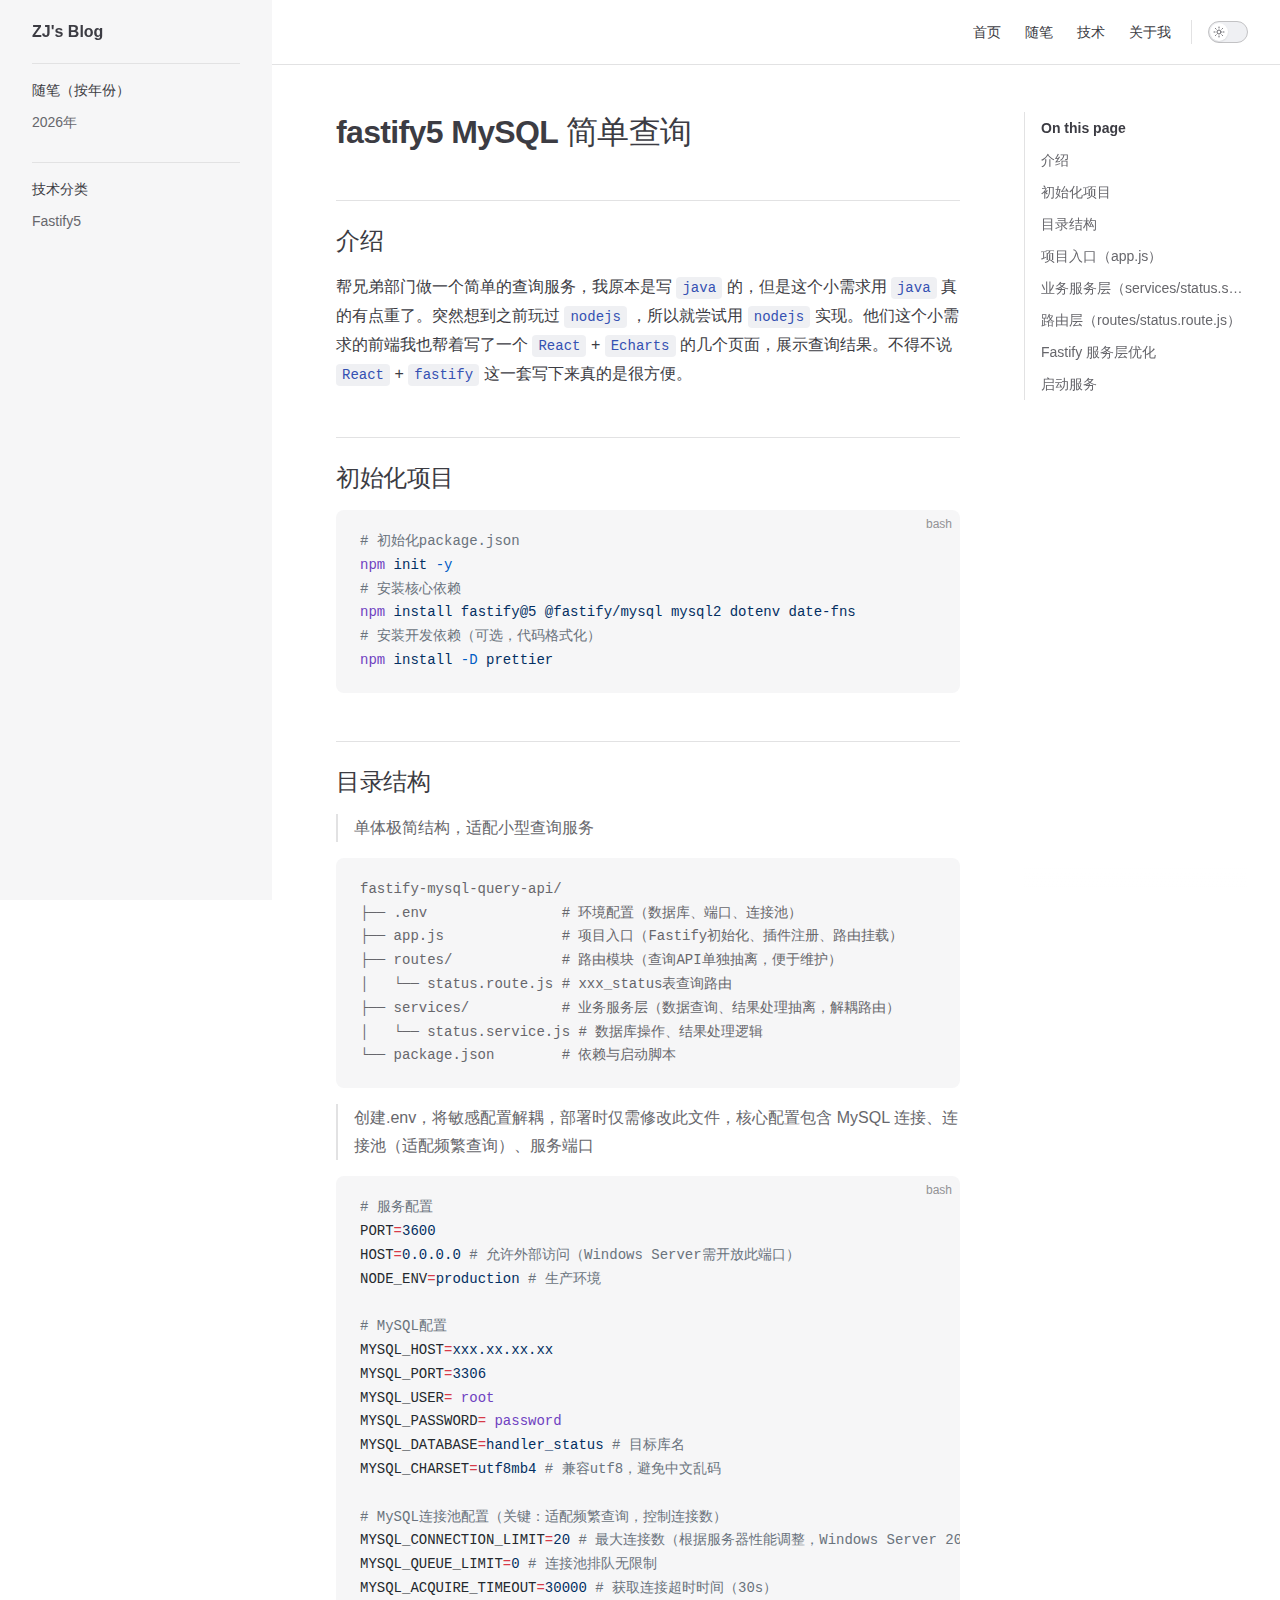
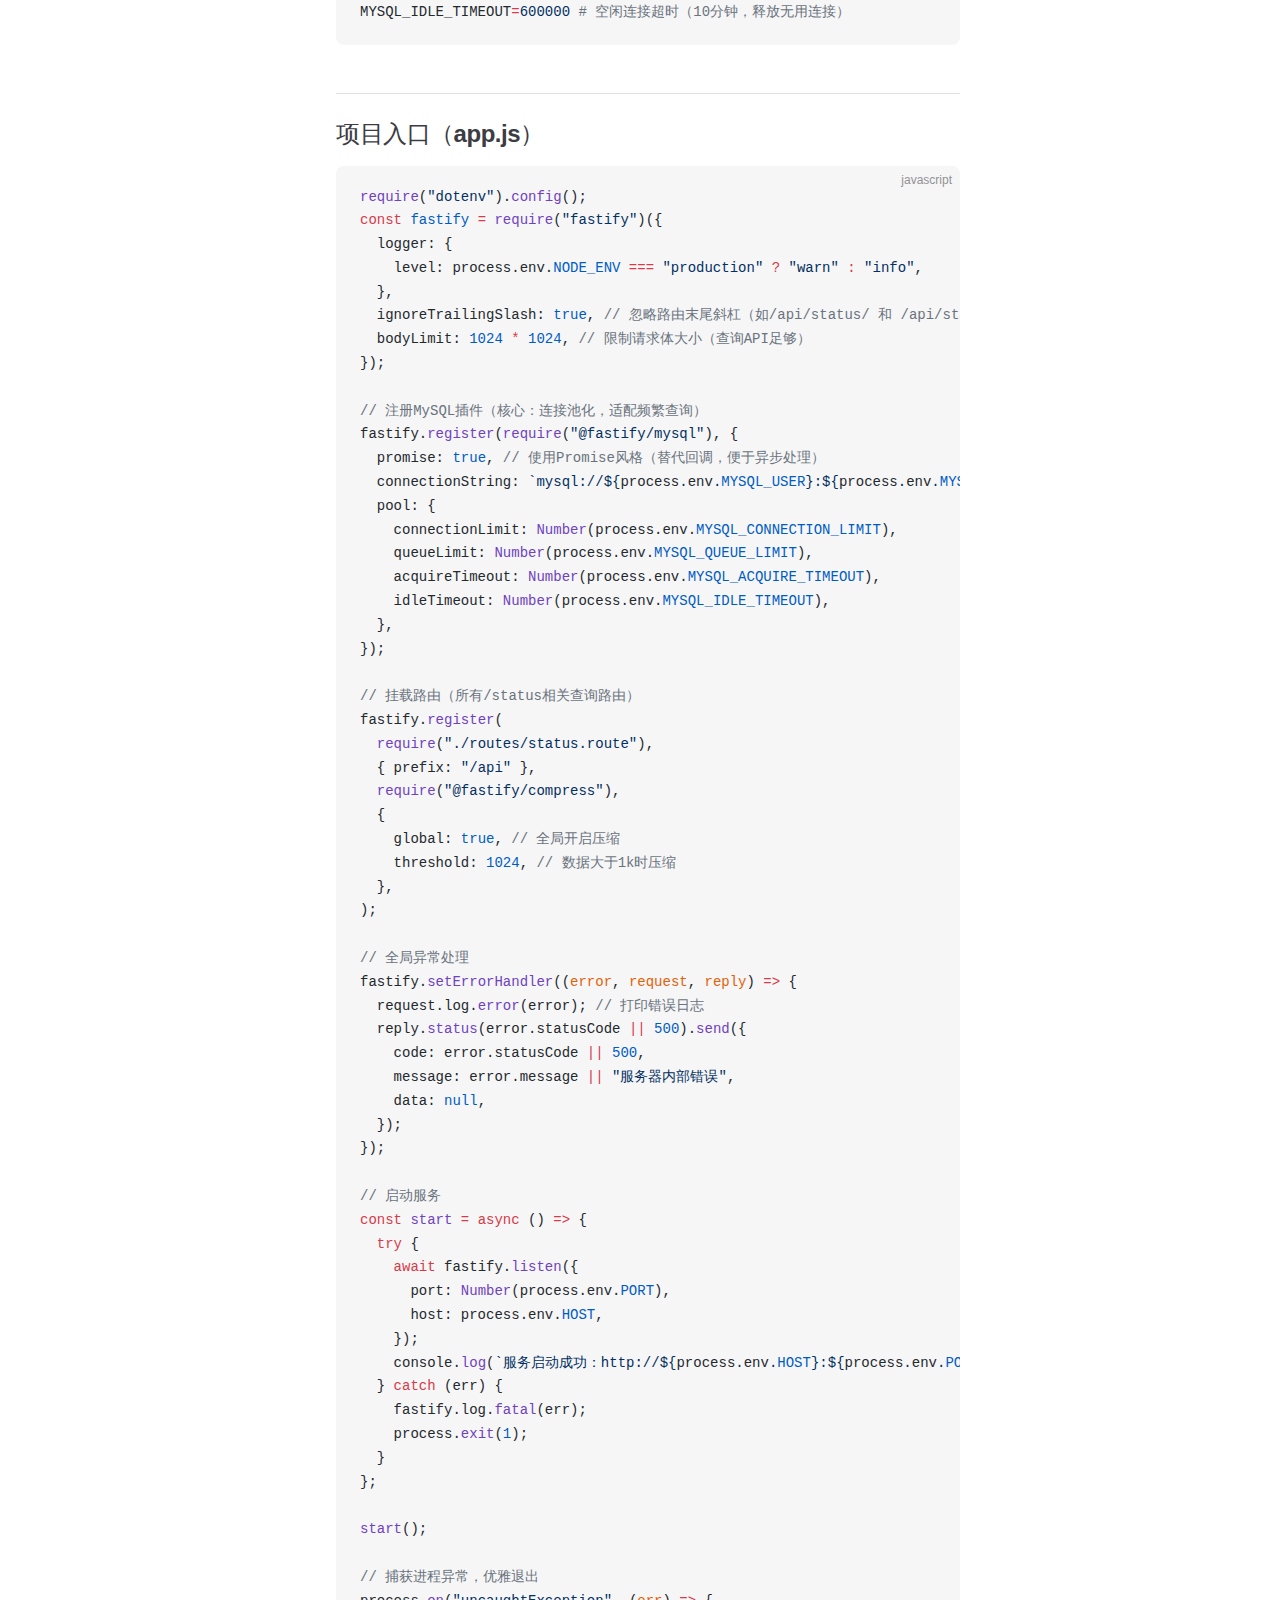
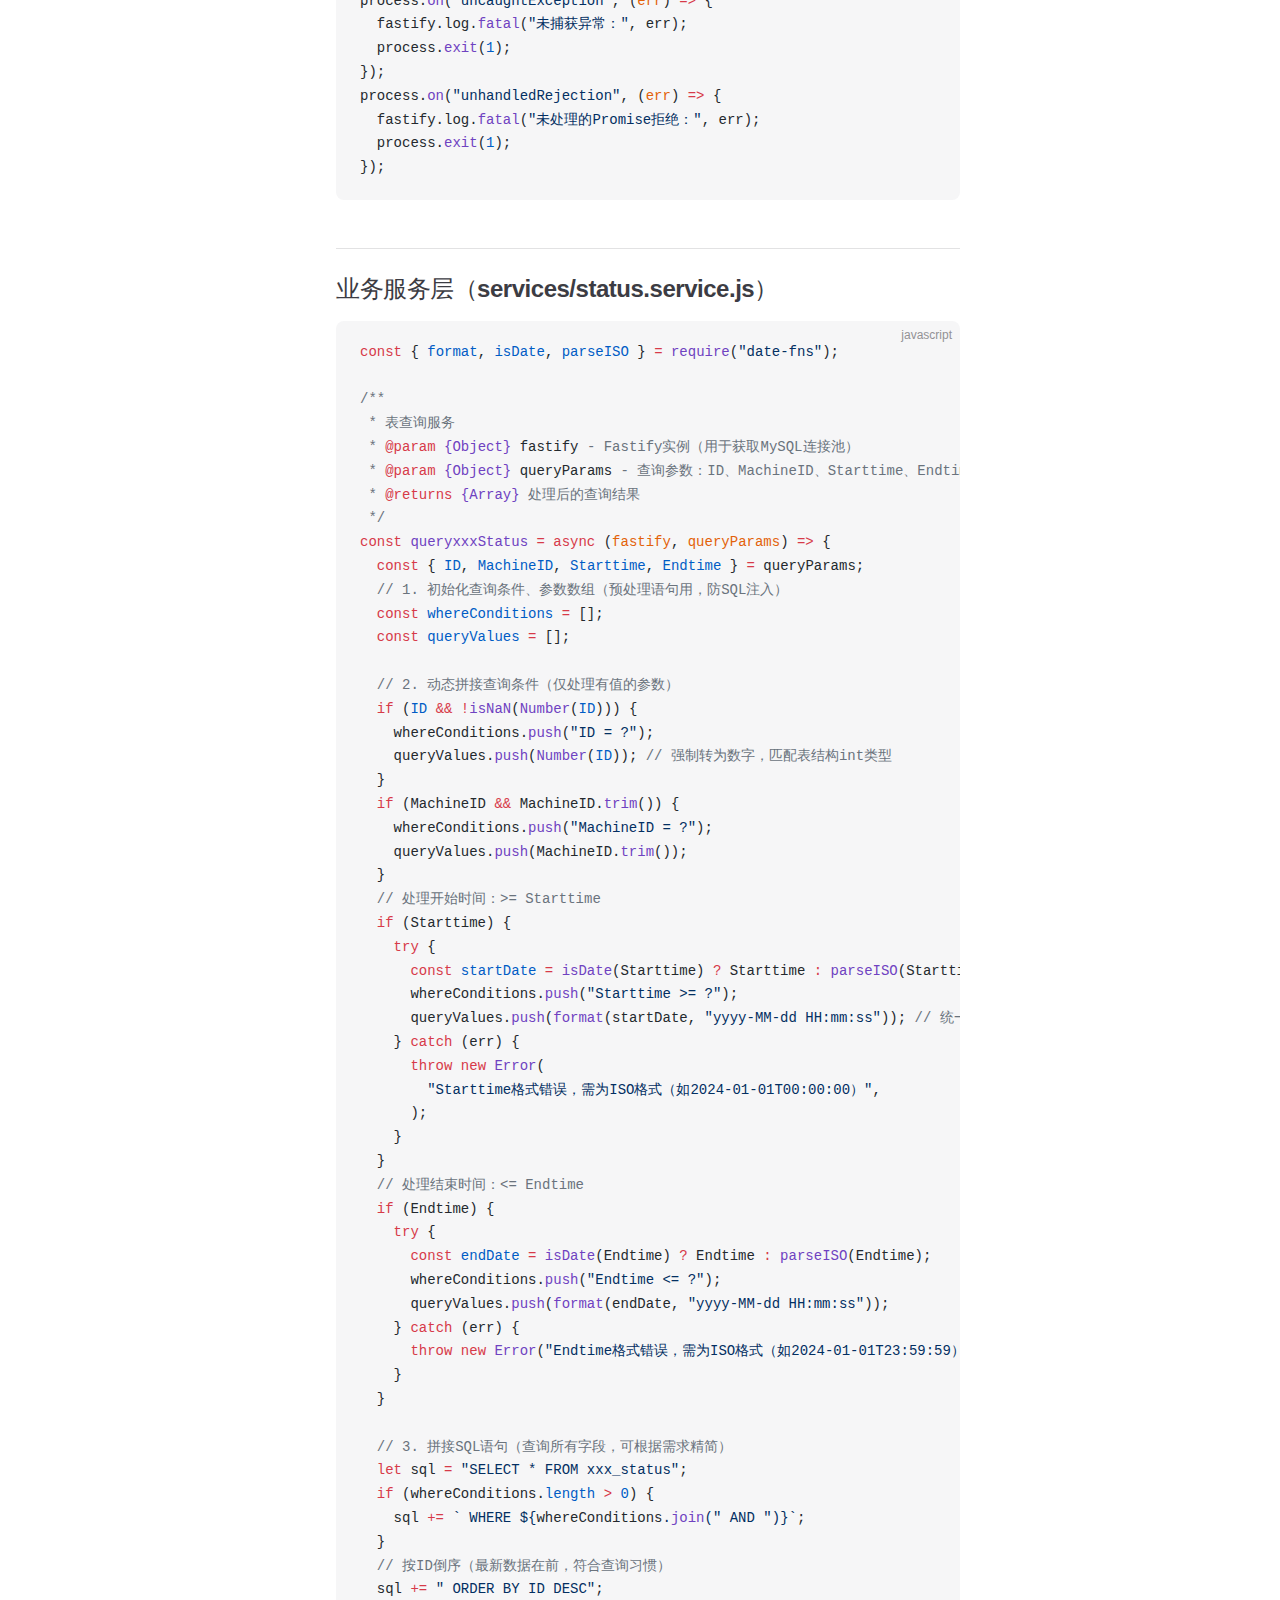
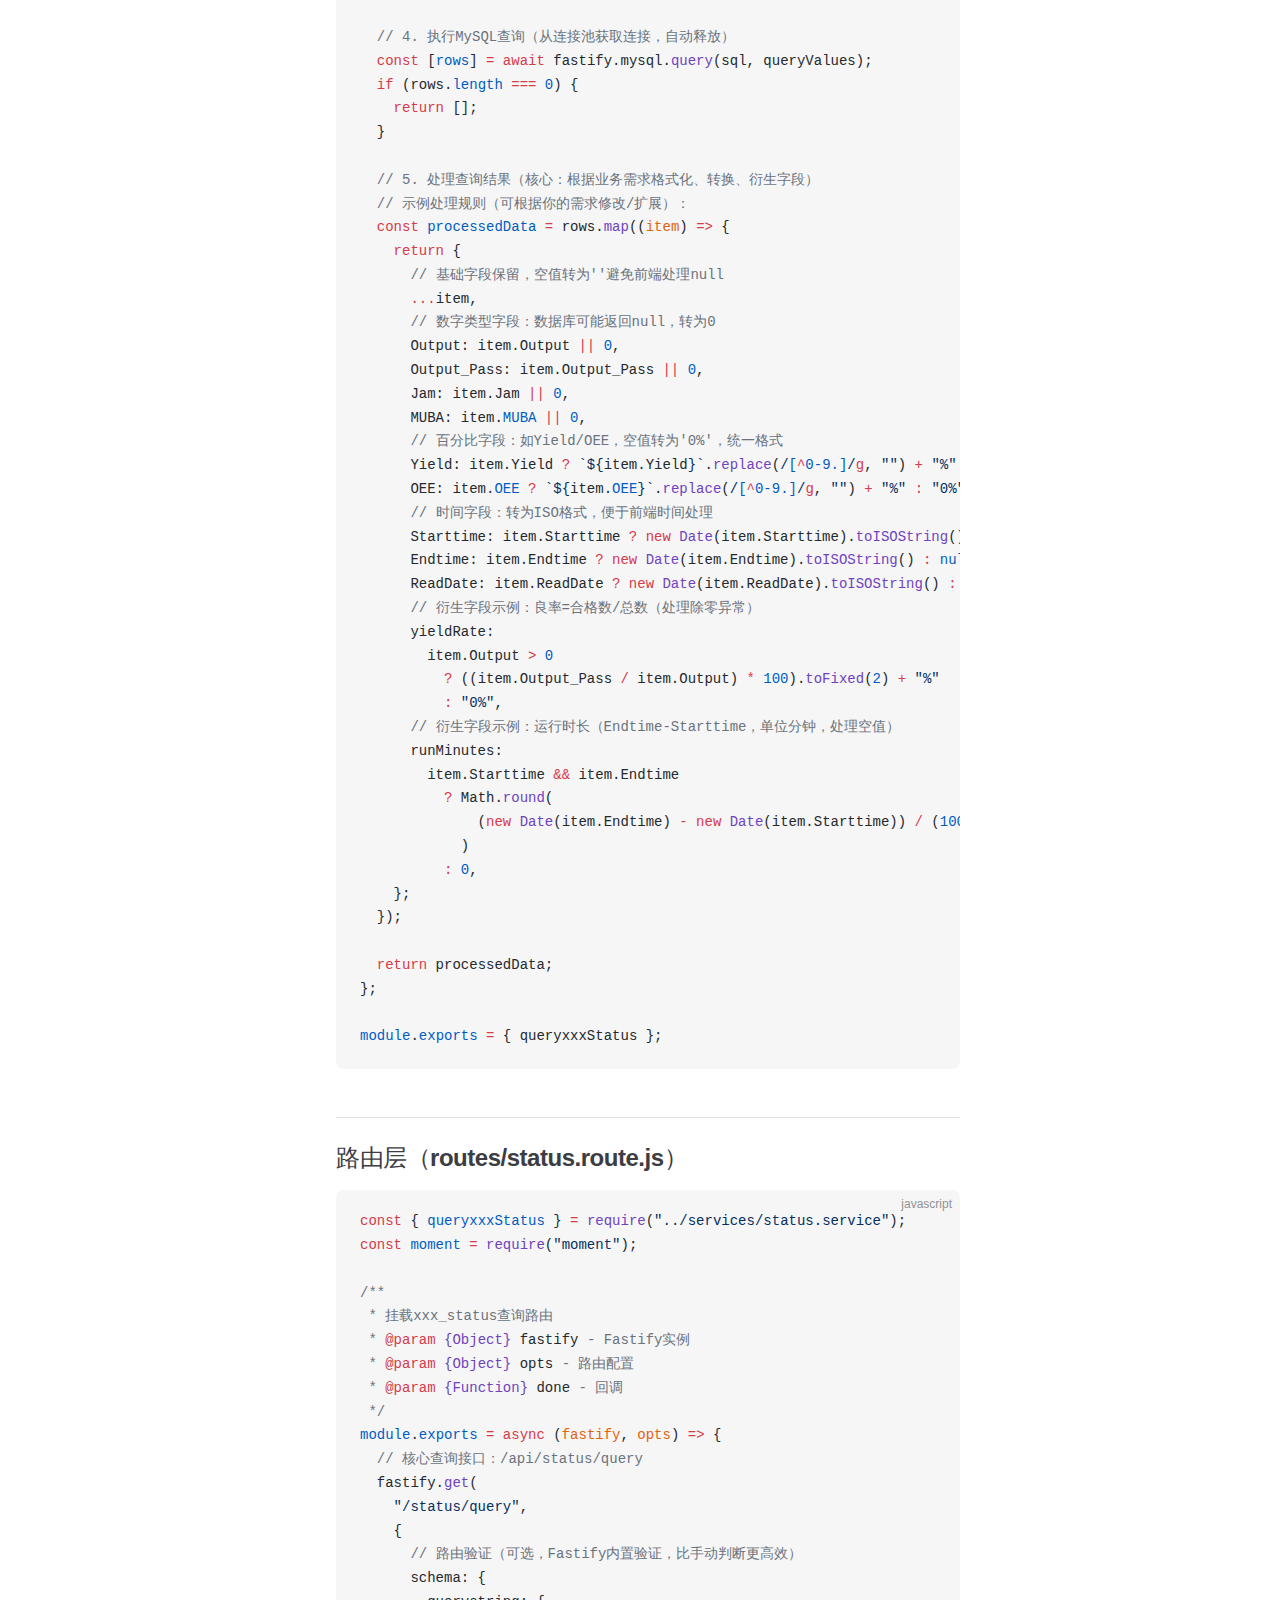
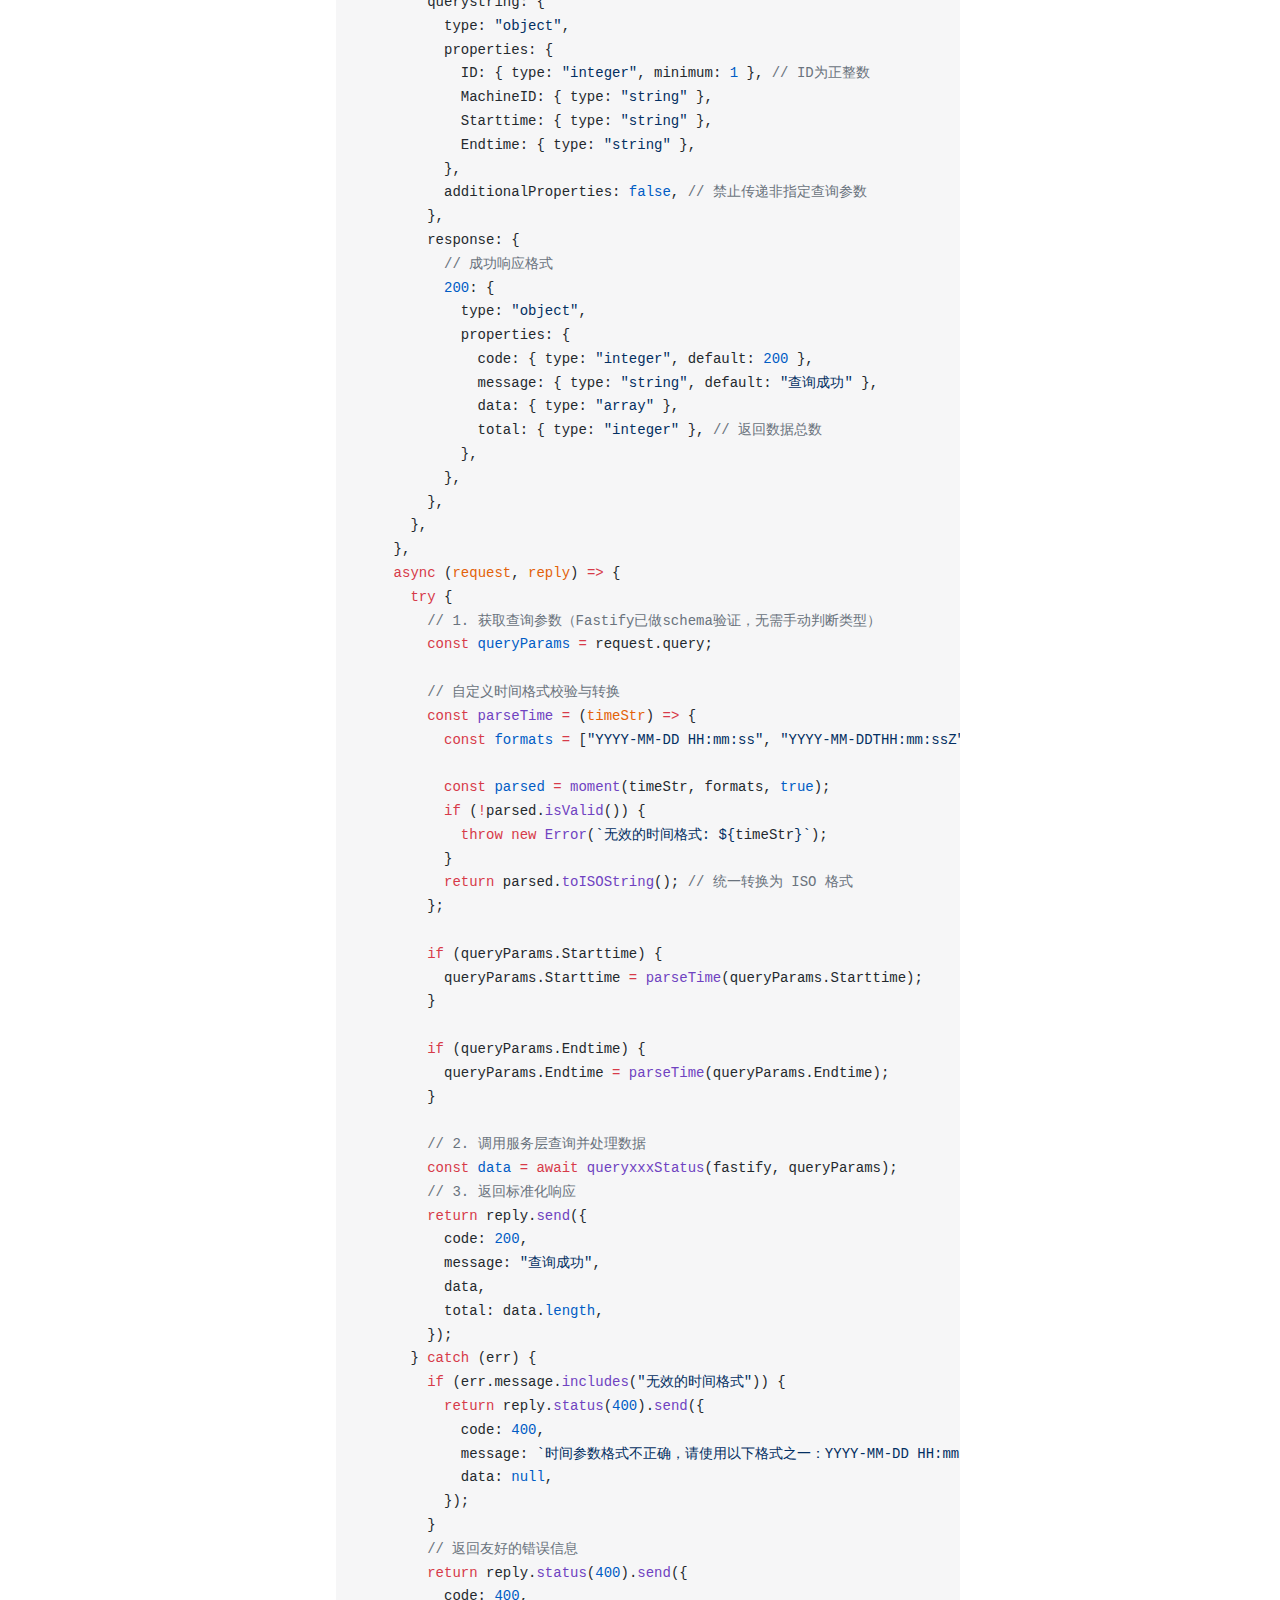
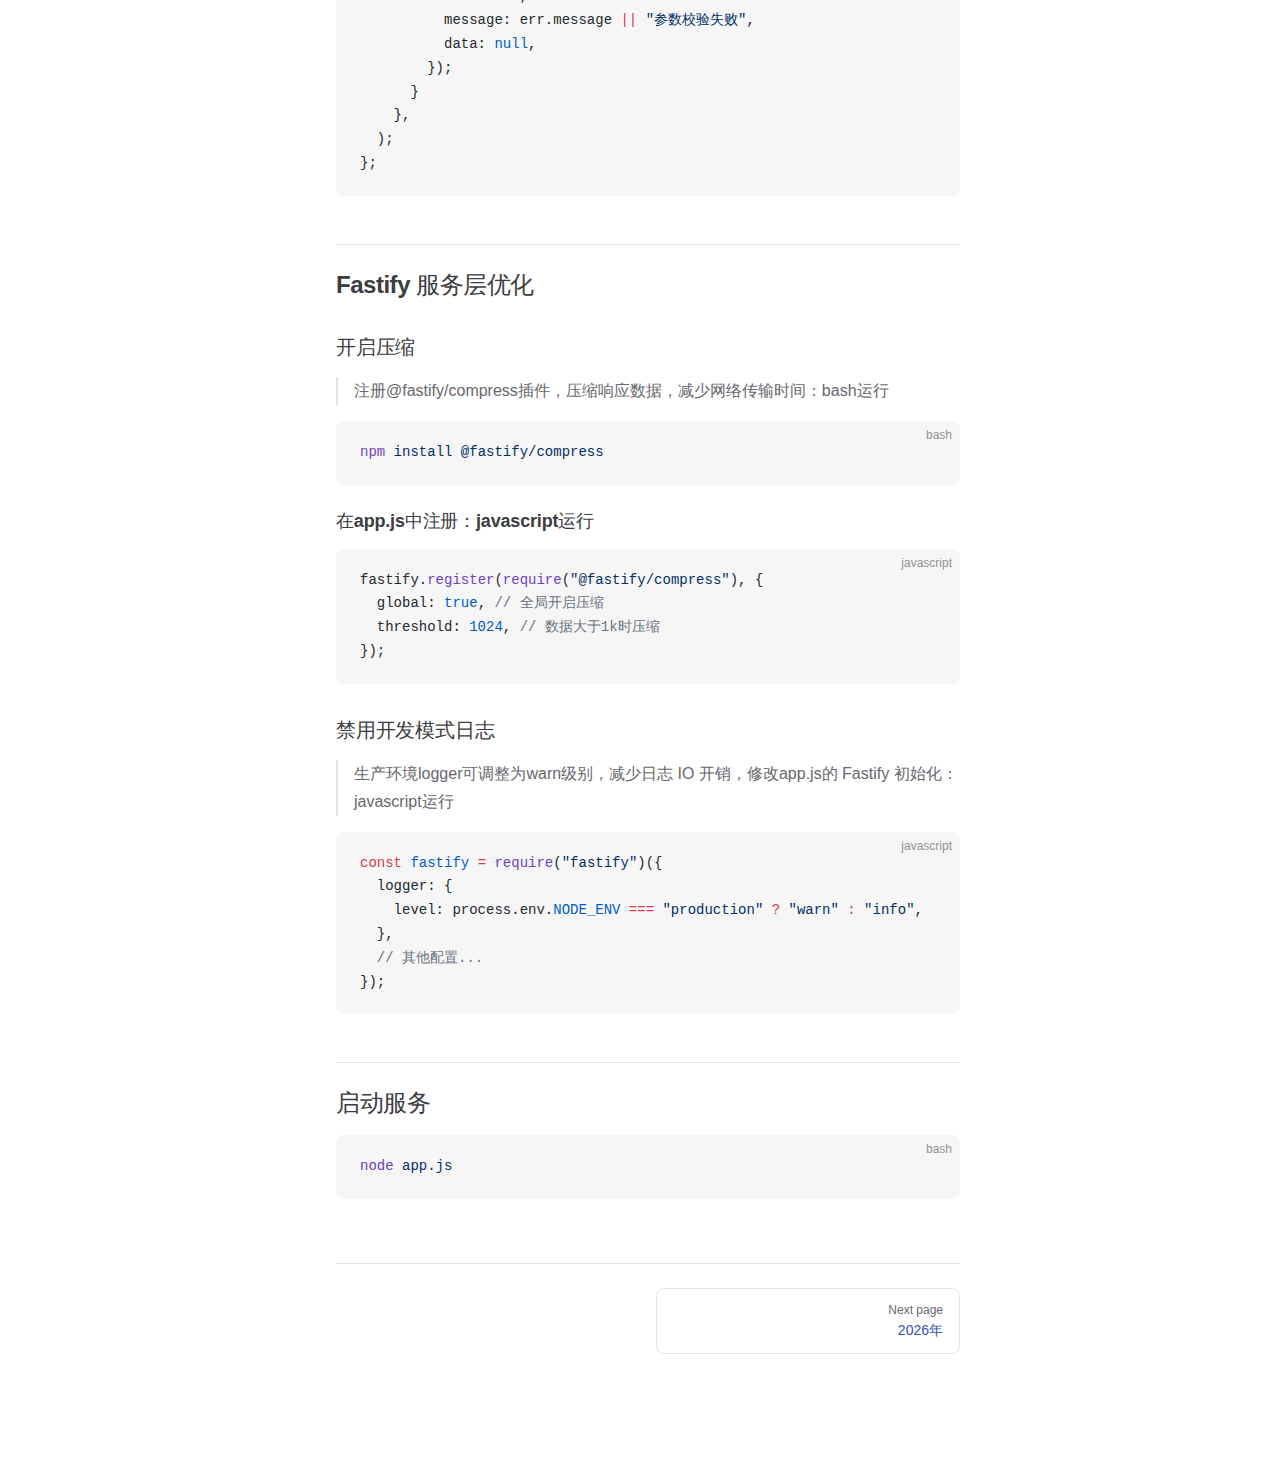
<file: posts/fastify5/fastify5-MySQL-简单查询.html>
<!DOCTYPE html>
<html lang="en-US" dir="ltr">
  <head>
    <meta charset="utf-8">
    <meta name="viewport" content="width=device-width,initial-scale=1">
    <title>fastify5 MySQL 简单查询 | ZJ's Blog</title>
    <meta name="description" content="技术/日常">
    <meta name="generator" content="VitePress v1.6.4">
    <link rel="preload stylesheet" href="/assets/style.DFTx90Kk.css" as="style">
    <link rel="preload stylesheet" href="/vp-icons.css" as="style">
    
    <script type="module" src="/assets/app.BN9QXAQs.js"></script>
    <link rel="preload" href="/assets/inter-roman-latin.Di8DUHzh.woff2" as="font" type="font/woff2" crossorigin="">
    <link rel="modulepreload" href="/assets/chunks/theme.Cn4dp31C.js">
    <link rel="modulepreload" href="/assets/chunks/framework.BD9pLfSD.js">
    <link rel="modulepreload" href="/assets/posts_fastify5_fastify5-MySQL-简单查询.md.DAJxAgBn.lean.js">
    <link rel="stylesheet" href="/custom.css">
    <script id="check-dark-mode">(()=>{const e=localStorage.getItem("vitepress-theme-appearance")||"auto",a=window.matchMedia("(prefers-color-scheme: dark)").matches;(!e||e==="auto"?a:e==="dark")&&document.documentElement.classList.add("dark")})();</script>
    <script id="check-mac-os">document.documentElement.classList.toggle("mac",/Mac|iPhone|iPod|iPad/i.test(navigator.platform));</script>
  </head>
  <body>
    <div id="app"><div class="Layout" data-v-5d98c3a5><!--[--><!--]--><!--[--><span tabindex="-1" data-v-0b0ada53></span><a href="#VPContent" class="VPSkipLink visually-hidden" data-v-0b0ada53>Skip to content</a><!--]--><!----><header class="VPNav" data-v-5d98c3a5 data-v-ae24b3ad><div class="VPNavBar" data-v-ae24b3ad data-v-6aa21345><div class="wrapper" data-v-6aa21345><div class="container" data-v-6aa21345><div class="title" data-v-6aa21345><div class="VPNavBarTitle has-sidebar" data-v-6aa21345 data-v-1168a8e4><a class="title" href="/" data-v-1168a8e4><!--[--><!--]--><!----><span data-v-1168a8e4>ZJ&#39;s Blog</span><!--[--><!--]--></a></div></div><div class="content" data-v-6aa21345><div class="content-body" data-v-6aa21345><!--[--><!--]--><div class="VPNavBarSearch search" data-v-6aa21345><!----></div><nav aria-labelledby="main-nav-aria-label" class="VPNavBarMenu menu" data-v-6aa21345 data-v-dc692963><span id="main-nav-aria-label" class="visually-hidden" data-v-dc692963> Main Navigation </span><!--[--><!--[--><a class="VPLink link VPNavBarMenuLink" href="/" tabindex="0" data-v-dc692963 data-v-e56f3d57><!--[--><span data-v-e56f3d57>首页</span><!--]--></a><!--]--><!--[--><a class="VPLink link VPNavBarMenuLink" href="/list/diary-list.html" tabindex="0" data-v-dc692963 data-v-e56f3d57><!--[--><span data-v-e56f3d57>随笔</span><!--]--></a><!--]--><!--[--><a class="VPLink link VPNavBarMenuLink" href="/list/post-list.html" tabindex="0" data-v-dc692963 data-v-e56f3d57><!--[--><span data-v-e56f3d57>技术</span><!--]--></a><!--]--><!--[--><a class="VPLink link VPNavBarMenuLink" href="/about-me.html" tabindex="0" data-v-dc692963 data-v-e56f3d57><!--[--><span data-v-e56f3d57>关于我</span><!--]--></a><!--]--><!--]--></nav><!----><div class="VPNavBarAppearance appearance" data-v-6aa21345 data-v-6c893767><button class="VPSwitch VPSwitchAppearance" type="button" role="switch" title aria-checked="false" data-v-6c893767 data-v-5337faa4 data-v-1d5665e3><span class="check" data-v-1d5665e3><span class="icon" data-v-1d5665e3><!--[--><span class="vpi-sun sun" data-v-5337faa4></span><span class="vpi-moon moon" data-v-5337faa4></span><!--]--></span></span></button></div><!----><div class="VPFlyout VPNavBarExtra extra" data-v-6aa21345 data-v-bb2aa2f0 data-v-cf11d7a2><button type="button" class="button" aria-haspopup="true" aria-expanded="false" aria-label="extra navigation" data-v-cf11d7a2><span class="vpi-more-horizontal icon" data-v-cf11d7a2></span></button><div class="menu" data-v-cf11d7a2><div class="VPMenu" data-v-cf11d7a2 data-v-b98bc113><!----><!--[--><!--[--><!----><div class="group" data-v-bb2aa2f0><div class="item appearance" data-v-bb2aa2f0><p class="label" data-v-bb2aa2f0>Appearance</p><div class="appearance-action" data-v-bb2aa2f0><button class="VPSwitch VPSwitchAppearance" type="button" role="switch" title aria-checked="false" data-v-bb2aa2f0 data-v-5337faa4 data-v-1d5665e3><span class="check" data-v-1d5665e3><span class="icon" data-v-1d5665e3><!--[--><span class="vpi-sun sun" data-v-5337faa4></span><span class="vpi-moon moon" data-v-5337faa4></span><!--]--></span></span></button></div></div></div><!----><!--]--><!--]--></div></div></div><!--[--><!--]--><button type="button" class="VPNavBarHamburger hamburger" aria-label="mobile navigation" aria-expanded="false" aria-controls="VPNavScreen" data-v-6aa21345 data-v-e5dd9c1c><span class="container" data-v-e5dd9c1c><span class="top" data-v-e5dd9c1c></span><span class="middle" data-v-e5dd9c1c></span><span class="bottom" data-v-e5dd9c1c></span></span></button></div></div></div></div><div class="divider" data-v-6aa21345><div class="divider-line" data-v-6aa21345></div></div></div><!----></header><div class="VPLocalNav has-sidebar empty" data-v-5d98c3a5 data-v-a6f0e41e><div class="container" data-v-a6f0e41e><button class="menu" aria-expanded="false" aria-controls="VPSidebarNav" data-v-a6f0e41e><span class="vpi-align-left menu-icon" data-v-a6f0e41e></span><span class="menu-text" data-v-a6f0e41e>Menu</span></button><div class="VPLocalNavOutlineDropdown" style="--vp-vh:0px;" data-v-a6f0e41e data-v-8a42e2b4><button data-v-8a42e2b4>Return to top</button><!----></div></div></div><aside class="VPSidebar" data-v-5d98c3a5 data-v-319d5ca6><div class="curtain" data-v-319d5ca6></div><nav class="nav" id="VPSidebarNav" aria-labelledby="sidebar-aria-label" tabindex="-1" data-v-319d5ca6><span class="visually-hidden" id="sidebar-aria-label" data-v-319d5ca6> Sidebar Navigation </span><!--[--><!--]--><!--[--><div class="no-transition group" data-v-c40bc020><section class="VPSidebarItem level-0" data-v-c40bc020 data-v-b3fd67f8><div class="item" role="button" tabindex="0" data-v-b3fd67f8><div class="indicator" data-v-b3fd67f8></div><h2 class="text" data-v-b3fd67f8>随笔（按年份）</h2><!----></div><div class="items" data-v-b3fd67f8><!--[--><div class="VPSidebarItem level-1 is-link" data-v-b3fd67f8 data-v-b3fd67f8><div class="item" data-v-b3fd67f8><div class="indicator" data-v-b3fd67f8></div><a class="VPLink link link" href="/list/2026-diary-list.html" data-v-b3fd67f8><!--[--><p class="text" data-v-b3fd67f8>2026年</p><!--]--></a><!----></div><!----></div><!--]--></div></section></div><div class="no-transition group" data-v-c40bc020><section class="VPSidebarItem level-0" data-v-c40bc020 data-v-b3fd67f8><div class="item" role="button" tabindex="0" data-v-b3fd67f8><div class="indicator" data-v-b3fd67f8></div><h2 class="text" data-v-b3fd67f8>技术分类</h2><!----></div><div class="items" data-v-b3fd67f8><!--[--><div class="VPSidebarItem level-1 is-link" data-v-b3fd67f8 data-v-b3fd67f8><div class="item" data-v-b3fd67f8><div class="indicator" data-v-b3fd67f8></div><a class="VPLink link link" href="/list/fastify-list.html" data-v-b3fd67f8><!--[--><p class="text" data-v-b3fd67f8>Fastify5</p><!--]--></a><!----></div><!----></div><!--]--></div></section></div><!--]--><!--[--><!--]--></nav></aside><div class="VPContent has-sidebar" id="VPContent" data-v-5d98c3a5 data-v-1428d186><div class="VPDoc has-sidebar has-aside" data-v-1428d186 data-v-39a288b8><!--[--><!--]--><div class="container" data-v-39a288b8><div class="aside" data-v-39a288b8><div class="aside-curtain" data-v-39a288b8></div><div class="aside-container" data-v-39a288b8><div class="aside-content" data-v-39a288b8><div class="VPDocAside" data-v-39a288b8 data-v-3f215769><!--[--><!--]--><!--[--><!--]--><nav aria-labelledby="doc-outline-aria-label" class="VPDocAsideOutline" data-v-3f215769 data-v-a5bbad30><div class="content" data-v-a5bbad30><div class="outline-marker" data-v-a5bbad30></div><div aria-level="2" class="outline-title" id="doc-outline-aria-label" role="heading" data-v-a5bbad30>On this page</div><ul class="VPDocOutlineItem root" data-v-a5bbad30 data-v-b933a997><!--[--><!--]--></ul></div></nav><!--[--><!--]--><div class="spacer" data-v-3f215769></div><!--[--><!--]--><!----><!--[--><!--]--><!--[--><!--]--></div></div></div></div><div class="content" data-v-39a288b8><div class="content-container" data-v-39a288b8><!--[--><!--]--><main class="main" data-v-39a288b8><div style="position:relative;" class="vp-doc _posts_fastify5_fastify5-MySQL-%E7%AE%80%E5%8D%95%E6%9F%A5%E8%AF%A2" data-v-39a288b8><div><h1 id="fastify5-mysql-简单查询" tabindex="-1">fastify5 MySQL 简单查询 <a class="header-anchor" href="#fastify5-mysql-简单查询" aria-label="Permalink to &quot;fastify5 MySQL 简单查询&quot;">​</a></h1><h2 id="介绍" tabindex="-1">介绍 <a class="header-anchor" href="#介绍" aria-label="Permalink to &quot;介绍&quot;">​</a></h2><p>帮兄弟部门做一个简单的查询服务，我原本是写 <code>java</code> 的，但是这个小需求用 <code>java</code> 真的有点重了。突然想到之前玩过 <code>nodejs</code> ，所以就尝试用 <code>nodejs</code> 实现。他们这个小需求的前端我也帮着写了一个 <code>React</code> + <code>Echarts</code> 的几个页面，展示查询结果。不得不说 <code>React</code> + <code>fastify</code> 这一套写下来真的是很方便。</p><h2 id="初始化项目" tabindex="-1">初始化项目 <a class="header-anchor" href="#初始化项目" aria-label="Permalink to &quot;初始化项目&quot;">​</a></h2><div class="language-bash vp-adaptive-theme"><button title="Copy Code" class="copy"></button><span class="lang">bash</span><pre class="shiki shiki-themes github-light github-dark vp-code" tabindex="0"><code><span class="line"><span style="--shiki-light:#6A737D;--shiki-dark:#6A737D;"># 初始化package.json</span></span>
<span class="line"><span style="--shiki-light:#6F42C1;--shiki-dark:#B392F0;">npm</span><span style="--shiki-light:#032F62;--shiki-dark:#9ECBFF;"> init</span><span style="--shiki-light:#005CC5;--shiki-dark:#79B8FF;"> -y</span></span>
<span class="line"><span style="--shiki-light:#6A737D;--shiki-dark:#6A737D;"># 安装核心依赖</span></span>
<span class="line"><span style="--shiki-light:#6F42C1;--shiki-dark:#B392F0;">npm</span><span style="--shiki-light:#032F62;--shiki-dark:#9ECBFF;"> install</span><span style="--shiki-light:#032F62;--shiki-dark:#9ECBFF;"> fastify@5</span><span style="--shiki-light:#032F62;--shiki-dark:#9ECBFF;"> @fastify/mysql</span><span style="--shiki-light:#032F62;--shiki-dark:#9ECBFF;"> mysql2</span><span style="--shiki-light:#032F62;--shiki-dark:#9ECBFF;"> dotenv</span><span style="--shiki-light:#032F62;--shiki-dark:#9ECBFF;"> date-fns</span></span>
<span class="line"><span style="--shiki-light:#6A737D;--shiki-dark:#6A737D;"># 安装开发依赖（可选，代码格式化）</span></span>
<span class="line"><span style="--shiki-light:#6F42C1;--shiki-dark:#B392F0;">npm</span><span style="--shiki-light:#032F62;--shiki-dark:#9ECBFF;"> install</span><span style="--shiki-light:#005CC5;--shiki-dark:#79B8FF;"> -D</span><span style="--shiki-light:#032F62;--shiki-dark:#9ECBFF;"> prettier</span></span></code></pre></div><h2 id="目录结构" tabindex="-1">目录结构 <a class="header-anchor" href="#目录结构" aria-label="Permalink to &quot;目录结构&quot;">​</a></h2><blockquote><p>单体极简结构，适配小型查询服务</p></blockquote><div class="language- vp-adaptive-theme"><button title="Copy Code" class="copy"></button><span class="lang"></span><pre class="shiki shiki-themes github-light github-dark vp-code" tabindex="0"><code><span class="line"><span>fastify-mysql-query-api/</span></span>
<span class="line"><span>├── .env                # 环境配置（数据库、端口、连接池）</span></span>
<span class="line"><span>├── app.js              # 项目入口（Fastify初始化、插件注册、路由挂载）</span></span>
<span class="line"><span>├── routes/             # 路由模块（查询API单独抽离，便于维护）</span></span>
<span class="line"><span>│   └── status.route.js # xxx_status表查询路由</span></span>
<span class="line"><span>├── services/           # 业务服务层（数据查询、结果处理抽离，解耦路由）</span></span>
<span class="line"><span>│   └── status.service.js # 数据库操作、结果处理逻辑</span></span>
<span class="line"><span>└── package.json        # 依赖与启动脚本</span></span></code></pre></div><blockquote><p>创建.env，将敏感配置解耦，部署时仅需修改此文件，核心配置包含 MySQL 连接、连接池（适配频繁查询）、服务端口</p></blockquote><div class="language-bash vp-adaptive-theme"><button title="Copy Code" class="copy"></button><span class="lang">bash</span><pre class="shiki shiki-themes github-light github-dark vp-code" tabindex="0"><code><span class="line"><span style="--shiki-light:#6A737D;--shiki-dark:#6A737D;"># 服务配置</span></span>
<span class="line"><span style="--shiki-light:#24292E;--shiki-dark:#E1E4E8;">PORT</span><span style="--shiki-light:#D73A49;--shiki-dark:#F97583;">=</span><span style="--shiki-light:#032F62;--shiki-dark:#9ECBFF;">3600</span></span>
<span class="line"><span style="--shiki-light:#24292E;--shiki-dark:#E1E4E8;">HOST</span><span style="--shiki-light:#D73A49;--shiki-dark:#F97583;">=</span><span style="--shiki-light:#032F62;--shiki-dark:#9ECBFF;">0.0.0.0</span><span style="--shiki-light:#6A737D;--shiki-dark:#6A737D;"> # 允许外部访问（Windows Server需开放此端口）</span></span>
<span class="line"><span style="--shiki-light:#24292E;--shiki-dark:#E1E4E8;">NODE_ENV</span><span style="--shiki-light:#D73A49;--shiki-dark:#F97583;">=</span><span style="--shiki-light:#032F62;--shiki-dark:#9ECBFF;">production</span><span style="--shiki-light:#6A737D;--shiki-dark:#6A737D;"> # 生产环境</span></span>
<span class="line"></span>
<span class="line"><span style="--shiki-light:#6A737D;--shiki-dark:#6A737D;"># MySQL配置</span></span>
<span class="line"><span style="--shiki-light:#24292E;--shiki-dark:#E1E4E8;">MYSQL_HOST</span><span style="--shiki-light:#D73A49;--shiki-dark:#F97583;">=</span><span style="--shiki-light:#032F62;--shiki-dark:#9ECBFF;">xxx.xx.xx.xx</span></span>
<span class="line"><span style="--shiki-light:#24292E;--shiki-dark:#E1E4E8;">MYSQL_PORT</span><span style="--shiki-light:#D73A49;--shiki-dark:#F97583;">=</span><span style="--shiki-light:#032F62;--shiki-dark:#9ECBFF;">3306</span></span>
<span class="line"><span style="--shiki-light:#24292E;--shiki-dark:#E1E4E8;">MYSQL_USER</span><span style="--shiki-light:#D73A49;--shiki-dark:#F97583;">=</span><span style="--shiki-light:#6F42C1;--shiki-dark:#B392F0;"> root</span></span>
<span class="line"><span style="--shiki-light:#24292E;--shiki-dark:#E1E4E8;">MYSQL_PASSWORD</span><span style="--shiki-light:#D73A49;--shiki-dark:#F97583;">=</span><span style="--shiki-light:#6F42C1;--shiki-dark:#B392F0;"> password</span></span>
<span class="line"><span style="--shiki-light:#24292E;--shiki-dark:#E1E4E8;">MYSQL_DATABASE</span><span style="--shiki-light:#D73A49;--shiki-dark:#F97583;">=</span><span style="--shiki-light:#032F62;--shiki-dark:#9ECBFF;">handler_status</span><span style="--shiki-light:#6A737D;--shiki-dark:#6A737D;"> # 目标库名</span></span>
<span class="line"><span style="--shiki-light:#24292E;--shiki-dark:#E1E4E8;">MYSQL_CHARSET</span><span style="--shiki-light:#D73A49;--shiki-dark:#F97583;">=</span><span style="--shiki-light:#032F62;--shiki-dark:#9ECBFF;">utf8mb4</span><span style="--shiki-light:#6A737D;--shiki-dark:#6A737D;"> # 兼容utf8，避免中文乱码</span></span>
<span class="line"></span>
<span class="line"><span style="--shiki-light:#6A737D;--shiki-dark:#6A737D;"># MySQL连接池配置（关键：适配频繁查询，控制连接数）</span></span>
<span class="line"><span style="--shiki-light:#24292E;--shiki-dark:#E1E4E8;">MYSQL_CONNECTION_LIMIT</span><span style="--shiki-light:#D73A49;--shiki-dark:#F97583;">=</span><span style="--shiki-light:#032F62;--shiki-dark:#9ECBFF;">20</span><span style="--shiki-light:#6A737D;--shiki-dark:#6A737D;"> # 最大连接数（根据服务器性能调整，Windows Server 2012建议10-30）</span></span>
<span class="line"><span style="--shiki-light:#24292E;--shiki-dark:#E1E4E8;">MYSQL_QUEUE_LIMIT</span><span style="--shiki-light:#D73A49;--shiki-dark:#F97583;">=</span><span style="--shiki-light:#032F62;--shiki-dark:#9ECBFF;">0</span><span style="--shiki-light:#6A737D;--shiki-dark:#6A737D;"> # 连接池排队无限制</span></span>
<span class="line"><span style="--shiki-light:#24292E;--shiki-dark:#E1E4E8;">MYSQL_ACQUIRE_TIMEOUT</span><span style="--shiki-light:#D73A49;--shiki-dark:#F97583;">=</span><span style="--shiki-light:#032F62;--shiki-dark:#9ECBFF;">30000</span><span style="--shiki-light:#6A737D;--shiki-dark:#6A737D;"> # 获取连接超时时间（30s）</span></span>
<span class="line"><span style="--shiki-light:#24292E;--shiki-dark:#E1E4E8;">MYSQL_IDLE_TIMEOUT</span><span style="--shiki-light:#D73A49;--shiki-dark:#F97583;">=</span><span style="--shiki-light:#032F62;--shiki-dark:#9ECBFF;">600000</span><span style="--shiki-light:#6A737D;--shiki-dark:#6A737D;"> # 空闲连接超时（10分钟，释放无用连接）</span></span></code></pre></div><h2 id="项目入口-app-js" tabindex="-1">项目入口（app.js） <a class="header-anchor" href="#项目入口-app-js" aria-label="Permalink to &quot;项目入口（app.js）&quot;">​</a></h2><div class="language-javascript vp-adaptive-theme"><button title="Copy Code" class="copy"></button><span class="lang">javascript</span><pre class="shiki shiki-themes github-light github-dark vp-code" tabindex="0"><code><span class="line"><span style="--shiki-light:#6F42C1;--shiki-dark:#B392F0;">require</span><span style="--shiki-light:#24292E;--shiki-dark:#E1E4E8;">(</span><span style="--shiki-light:#032F62;--shiki-dark:#9ECBFF;">&quot;dotenv&quot;</span><span style="--shiki-light:#24292E;--shiki-dark:#E1E4E8;">).</span><span style="--shiki-light:#6F42C1;--shiki-dark:#B392F0;">config</span><span style="--shiki-light:#24292E;--shiki-dark:#E1E4E8;">();</span></span>
<span class="line"><span style="--shiki-light:#D73A49;--shiki-dark:#F97583;">const</span><span style="--shiki-light:#005CC5;--shiki-dark:#79B8FF;"> fastify</span><span style="--shiki-light:#D73A49;--shiki-dark:#F97583;"> =</span><span style="--shiki-light:#6F42C1;--shiki-dark:#B392F0;"> require</span><span style="--shiki-light:#24292E;--shiki-dark:#E1E4E8;">(</span><span style="--shiki-light:#032F62;--shiki-dark:#9ECBFF;">&quot;fastify&quot;</span><span style="--shiki-light:#24292E;--shiki-dark:#E1E4E8;">)({</span></span>
<span class="line"><span style="--shiki-light:#24292E;--shiki-dark:#E1E4E8;">  logger: {</span></span>
<span class="line"><span style="--shiki-light:#24292E;--shiki-dark:#E1E4E8;">    level: process.env.</span><span style="--shiki-light:#005CC5;--shiki-dark:#79B8FF;">NODE_ENV</span><span style="--shiki-light:#D73A49;--shiki-dark:#F97583;"> ===</span><span style="--shiki-light:#032F62;--shiki-dark:#9ECBFF;"> &quot;production&quot;</span><span style="--shiki-light:#D73A49;--shiki-dark:#F97583;"> ?</span><span style="--shiki-light:#032F62;--shiki-dark:#9ECBFF;"> &quot;warn&quot;</span><span style="--shiki-light:#D73A49;--shiki-dark:#F97583;"> :</span><span style="--shiki-light:#032F62;--shiki-dark:#9ECBFF;"> &quot;info&quot;</span><span style="--shiki-light:#24292E;--shiki-dark:#E1E4E8;">,</span></span>
<span class="line"><span style="--shiki-light:#24292E;--shiki-dark:#E1E4E8;">  },</span></span>
<span class="line"><span style="--shiki-light:#24292E;--shiki-dark:#E1E4E8;">  ignoreTrailingSlash: </span><span style="--shiki-light:#005CC5;--shiki-dark:#79B8FF;">true</span><span style="--shiki-light:#24292E;--shiki-dark:#E1E4E8;">, </span><span style="--shiki-light:#6A737D;--shiki-dark:#6A737D;">// 忽略路由末尾斜杠（如/api/status/ 和 /api/status 等效）</span></span>
<span class="line"><span style="--shiki-light:#24292E;--shiki-dark:#E1E4E8;">  bodyLimit: </span><span style="--shiki-light:#005CC5;--shiki-dark:#79B8FF;">1024</span><span style="--shiki-light:#D73A49;--shiki-dark:#F97583;"> *</span><span style="--shiki-light:#005CC5;--shiki-dark:#79B8FF;"> 1024</span><span style="--shiki-light:#24292E;--shiki-dark:#E1E4E8;">, </span><span style="--shiki-light:#6A737D;--shiki-dark:#6A737D;">// 限制请求体大小（查询API足够）</span></span>
<span class="line"><span style="--shiki-light:#24292E;--shiki-dark:#E1E4E8;">});</span></span>
<span class="line"></span>
<span class="line"><span style="--shiki-light:#6A737D;--shiki-dark:#6A737D;">// 注册MySQL插件（核心：连接池化，适配频繁查询）</span></span>
<span class="line"><span style="--shiki-light:#24292E;--shiki-dark:#E1E4E8;">fastify.</span><span style="--shiki-light:#6F42C1;--shiki-dark:#B392F0;">register</span><span style="--shiki-light:#24292E;--shiki-dark:#E1E4E8;">(</span><span style="--shiki-light:#6F42C1;--shiki-dark:#B392F0;">require</span><span style="--shiki-light:#24292E;--shiki-dark:#E1E4E8;">(</span><span style="--shiki-light:#032F62;--shiki-dark:#9ECBFF;">&quot;@fastify/mysql&quot;</span><span style="--shiki-light:#24292E;--shiki-dark:#E1E4E8;">), {</span></span>
<span class="line"><span style="--shiki-light:#24292E;--shiki-dark:#E1E4E8;">  promise: </span><span style="--shiki-light:#005CC5;--shiki-dark:#79B8FF;">true</span><span style="--shiki-light:#24292E;--shiki-dark:#E1E4E8;">, </span><span style="--shiki-light:#6A737D;--shiki-dark:#6A737D;">// 使用Promise风格（替代回调，便于异步处理）</span></span>
<span class="line"><span style="--shiki-light:#24292E;--shiki-dark:#E1E4E8;">  connectionString: </span><span style="--shiki-light:#032F62;--shiki-dark:#9ECBFF;">`mysql://${</span><span style="--shiki-light:#24292E;--shiki-dark:#E1E4E8;">process</span><span style="--shiki-light:#032F62;--shiki-dark:#9ECBFF;">.</span><span style="--shiki-light:#24292E;--shiki-dark:#E1E4E8;">env</span><span style="--shiki-light:#032F62;--shiki-dark:#9ECBFF;">.</span><span style="--shiki-light:#005CC5;--shiki-dark:#79B8FF;">MYSQL_USER</span><span style="--shiki-light:#032F62;--shiki-dark:#9ECBFF;">}:${</span><span style="--shiki-light:#24292E;--shiki-dark:#E1E4E8;">process</span><span style="--shiki-light:#032F62;--shiki-dark:#9ECBFF;">.</span><span style="--shiki-light:#24292E;--shiki-dark:#E1E4E8;">env</span><span style="--shiki-light:#032F62;--shiki-dark:#9ECBFF;">.</span><span style="--shiki-light:#005CC5;--shiki-dark:#79B8FF;">MYSQL_PASSWORD</span><span style="--shiki-light:#032F62;--shiki-dark:#9ECBFF;">}@${</span><span style="--shiki-light:#24292E;--shiki-dark:#E1E4E8;">process</span><span style="--shiki-light:#032F62;--shiki-dark:#9ECBFF;">.</span><span style="--shiki-light:#24292E;--shiki-dark:#E1E4E8;">env</span><span style="--shiki-light:#032F62;--shiki-dark:#9ECBFF;">.</span><span style="--shiki-light:#005CC5;--shiki-dark:#79B8FF;">MYSQL_HOST</span><span style="--shiki-light:#032F62;--shiki-dark:#9ECBFF;">}:${</span><span style="--shiki-light:#24292E;--shiki-dark:#E1E4E8;">process</span><span style="--shiki-light:#032F62;--shiki-dark:#9ECBFF;">.</span><span style="--shiki-light:#24292E;--shiki-dark:#E1E4E8;">env</span><span style="--shiki-light:#032F62;--shiki-dark:#9ECBFF;">.</span><span style="--shiki-light:#005CC5;--shiki-dark:#79B8FF;">MYSQL_PORT</span><span style="--shiki-light:#032F62;--shiki-dark:#9ECBFF;">}/${</span><span style="--shiki-light:#24292E;--shiki-dark:#E1E4E8;">process</span><span style="--shiki-light:#032F62;--shiki-dark:#9ECBFF;">.</span><span style="--shiki-light:#24292E;--shiki-dark:#E1E4E8;">env</span><span style="--shiki-light:#032F62;--shiki-dark:#9ECBFF;">.</span><span style="--shiki-light:#005CC5;--shiki-dark:#79B8FF;">MYSQL_DATABASE</span><span style="--shiki-light:#032F62;--shiki-dark:#9ECBFF;">}?charset=${</span><span style="--shiki-light:#24292E;--shiki-dark:#E1E4E8;">process</span><span style="--shiki-light:#032F62;--shiki-dark:#9ECBFF;">.</span><span style="--shiki-light:#24292E;--shiki-dark:#E1E4E8;">env</span><span style="--shiki-light:#032F62;--shiki-dark:#9ECBFF;">.</span><span style="--shiki-light:#005CC5;--shiki-dark:#79B8FF;">MYSQL_CHARSET</span><span style="--shiki-light:#032F62;--shiki-dark:#9ECBFF;">}`</span><span style="--shiki-light:#24292E;--shiki-dark:#E1E4E8;">,</span></span>
<span class="line"><span style="--shiki-light:#24292E;--shiki-dark:#E1E4E8;">  pool: {</span></span>
<span class="line"><span style="--shiki-light:#24292E;--shiki-dark:#E1E4E8;">    connectionLimit: </span><span style="--shiki-light:#6F42C1;--shiki-dark:#B392F0;">Number</span><span style="--shiki-light:#24292E;--shiki-dark:#E1E4E8;">(process.env.</span><span style="--shiki-light:#005CC5;--shiki-dark:#79B8FF;">MYSQL_CONNECTION_LIMIT</span><span style="--shiki-light:#24292E;--shiki-dark:#E1E4E8;">),</span></span>
<span class="line"><span style="--shiki-light:#24292E;--shiki-dark:#E1E4E8;">    queueLimit: </span><span style="--shiki-light:#6F42C1;--shiki-dark:#B392F0;">Number</span><span style="--shiki-light:#24292E;--shiki-dark:#E1E4E8;">(process.env.</span><span style="--shiki-light:#005CC5;--shiki-dark:#79B8FF;">MYSQL_QUEUE_LIMIT</span><span style="--shiki-light:#24292E;--shiki-dark:#E1E4E8;">),</span></span>
<span class="line"><span style="--shiki-light:#24292E;--shiki-dark:#E1E4E8;">    acquireTimeout: </span><span style="--shiki-light:#6F42C1;--shiki-dark:#B392F0;">Number</span><span style="--shiki-light:#24292E;--shiki-dark:#E1E4E8;">(process.env.</span><span style="--shiki-light:#005CC5;--shiki-dark:#79B8FF;">MYSQL_ACQUIRE_TIMEOUT</span><span style="--shiki-light:#24292E;--shiki-dark:#E1E4E8;">),</span></span>
<span class="line"><span style="--shiki-light:#24292E;--shiki-dark:#E1E4E8;">    idleTimeout: </span><span style="--shiki-light:#6F42C1;--shiki-dark:#B392F0;">Number</span><span style="--shiki-light:#24292E;--shiki-dark:#E1E4E8;">(process.env.</span><span style="--shiki-light:#005CC5;--shiki-dark:#79B8FF;">MYSQL_IDLE_TIMEOUT</span><span style="--shiki-light:#24292E;--shiki-dark:#E1E4E8;">),</span></span>
<span class="line"><span style="--shiki-light:#24292E;--shiki-dark:#E1E4E8;">  },</span></span>
<span class="line"><span style="--shiki-light:#24292E;--shiki-dark:#E1E4E8;">});</span></span>
<span class="line"></span>
<span class="line"><span style="--shiki-light:#6A737D;--shiki-dark:#6A737D;">// 挂载路由（所有/status相关查询路由）</span></span>
<span class="line"><span style="--shiki-light:#24292E;--shiki-dark:#E1E4E8;">fastify.</span><span style="--shiki-light:#6F42C1;--shiki-dark:#B392F0;">register</span><span style="--shiki-light:#24292E;--shiki-dark:#E1E4E8;">(</span></span>
<span class="line"><span style="--shiki-light:#6F42C1;--shiki-dark:#B392F0;">  require</span><span style="--shiki-light:#24292E;--shiki-dark:#E1E4E8;">(</span><span style="--shiki-light:#032F62;--shiki-dark:#9ECBFF;">&quot;./routes/status.route&quot;</span><span style="--shiki-light:#24292E;--shiki-dark:#E1E4E8;">),</span></span>
<span class="line"><span style="--shiki-light:#24292E;--shiki-dark:#E1E4E8;">  { prefix: </span><span style="--shiki-light:#032F62;--shiki-dark:#9ECBFF;">&quot;/api&quot;</span><span style="--shiki-light:#24292E;--shiki-dark:#E1E4E8;"> },</span></span>
<span class="line"><span style="--shiki-light:#6F42C1;--shiki-dark:#B392F0;">  require</span><span style="--shiki-light:#24292E;--shiki-dark:#E1E4E8;">(</span><span style="--shiki-light:#032F62;--shiki-dark:#9ECBFF;">&quot;@fastify/compress&quot;</span><span style="--shiki-light:#24292E;--shiki-dark:#E1E4E8;">),</span></span>
<span class="line"><span style="--shiki-light:#24292E;--shiki-dark:#E1E4E8;">  {</span></span>
<span class="line"><span style="--shiki-light:#24292E;--shiki-dark:#E1E4E8;">    global: </span><span style="--shiki-light:#005CC5;--shiki-dark:#79B8FF;">true</span><span style="--shiki-light:#24292E;--shiki-dark:#E1E4E8;">, </span><span style="--shiki-light:#6A737D;--shiki-dark:#6A737D;">// 全局开启压缩</span></span>
<span class="line"><span style="--shiki-light:#24292E;--shiki-dark:#E1E4E8;">    threshold: </span><span style="--shiki-light:#005CC5;--shiki-dark:#79B8FF;">1024</span><span style="--shiki-light:#24292E;--shiki-dark:#E1E4E8;">, </span><span style="--shiki-light:#6A737D;--shiki-dark:#6A737D;">// 数据大于1k时压缩</span></span>
<span class="line"><span style="--shiki-light:#24292E;--shiki-dark:#E1E4E8;">  },</span></span>
<span class="line"><span style="--shiki-light:#24292E;--shiki-dark:#E1E4E8;">);</span></span>
<span class="line"></span>
<span class="line"><span style="--shiki-light:#6A737D;--shiki-dark:#6A737D;">// 全局异常处理</span></span>
<span class="line"><span style="--shiki-light:#24292E;--shiki-dark:#E1E4E8;">fastify.</span><span style="--shiki-light:#6F42C1;--shiki-dark:#B392F0;">setErrorHandler</span><span style="--shiki-light:#24292E;--shiki-dark:#E1E4E8;">((</span><span style="--shiki-light:#E36209;--shiki-dark:#FFAB70;">error</span><span style="--shiki-light:#24292E;--shiki-dark:#E1E4E8;">, </span><span style="--shiki-light:#E36209;--shiki-dark:#FFAB70;">request</span><span style="--shiki-light:#24292E;--shiki-dark:#E1E4E8;">, </span><span style="--shiki-light:#E36209;--shiki-dark:#FFAB70;">reply</span><span style="--shiki-light:#24292E;--shiki-dark:#E1E4E8;">) </span><span style="--shiki-light:#D73A49;--shiki-dark:#F97583;">=&gt;</span><span style="--shiki-light:#24292E;--shiki-dark:#E1E4E8;"> {</span></span>
<span class="line"><span style="--shiki-light:#24292E;--shiki-dark:#E1E4E8;">  request.log.</span><span style="--shiki-light:#6F42C1;--shiki-dark:#B392F0;">error</span><span style="--shiki-light:#24292E;--shiki-dark:#E1E4E8;">(error); </span><span style="--shiki-light:#6A737D;--shiki-dark:#6A737D;">// 打印错误日志</span></span>
<span class="line"><span style="--shiki-light:#24292E;--shiki-dark:#E1E4E8;">  reply.</span><span style="--shiki-light:#6F42C1;--shiki-dark:#B392F0;">status</span><span style="--shiki-light:#24292E;--shiki-dark:#E1E4E8;">(error.statusCode </span><span style="--shiki-light:#D73A49;--shiki-dark:#F97583;">||</span><span style="--shiki-light:#005CC5;--shiki-dark:#79B8FF;"> 500</span><span style="--shiki-light:#24292E;--shiki-dark:#E1E4E8;">).</span><span style="--shiki-light:#6F42C1;--shiki-dark:#B392F0;">send</span><span style="--shiki-light:#24292E;--shiki-dark:#E1E4E8;">({</span></span>
<span class="line"><span style="--shiki-light:#24292E;--shiki-dark:#E1E4E8;">    code: error.statusCode </span><span style="--shiki-light:#D73A49;--shiki-dark:#F97583;">||</span><span style="--shiki-light:#005CC5;--shiki-dark:#79B8FF;"> 500</span><span style="--shiki-light:#24292E;--shiki-dark:#E1E4E8;">,</span></span>
<span class="line"><span style="--shiki-light:#24292E;--shiki-dark:#E1E4E8;">    message: error.message </span><span style="--shiki-light:#D73A49;--shiki-dark:#F97583;">||</span><span style="--shiki-light:#032F62;--shiki-dark:#9ECBFF;"> &quot;服务器内部错误&quot;</span><span style="--shiki-light:#24292E;--shiki-dark:#E1E4E8;">,</span></span>
<span class="line"><span style="--shiki-light:#24292E;--shiki-dark:#E1E4E8;">    data: </span><span style="--shiki-light:#005CC5;--shiki-dark:#79B8FF;">null</span><span style="--shiki-light:#24292E;--shiki-dark:#E1E4E8;">,</span></span>
<span class="line"><span style="--shiki-light:#24292E;--shiki-dark:#E1E4E8;">  });</span></span>
<span class="line"><span style="--shiki-light:#24292E;--shiki-dark:#E1E4E8;">});</span></span>
<span class="line"></span>
<span class="line"><span style="--shiki-light:#6A737D;--shiki-dark:#6A737D;">// 启动服务</span></span>
<span class="line"><span style="--shiki-light:#D73A49;--shiki-dark:#F97583;">const</span><span style="--shiki-light:#6F42C1;--shiki-dark:#B392F0;"> start</span><span style="--shiki-light:#D73A49;--shiki-dark:#F97583;"> =</span><span style="--shiki-light:#D73A49;--shiki-dark:#F97583;"> async</span><span style="--shiki-light:#24292E;--shiki-dark:#E1E4E8;"> () </span><span style="--shiki-light:#D73A49;--shiki-dark:#F97583;">=&gt;</span><span style="--shiki-light:#24292E;--shiki-dark:#E1E4E8;"> {</span></span>
<span class="line"><span style="--shiki-light:#D73A49;--shiki-dark:#F97583;">  try</span><span style="--shiki-light:#24292E;--shiki-dark:#E1E4E8;"> {</span></span>
<span class="line"><span style="--shiki-light:#D73A49;--shiki-dark:#F97583;">    await</span><span style="--shiki-light:#24292E;--shiki-dark:#E1E4E8;"> fastify.</span><span style="--shiki-light:#6F42C1;--shiki-dark:#B392F0;">listen</span><span style="--shiki-light:#24292E;--shiki-dark:#E1E4E8;">({</span></span>
<span class="line"><span style="--shiki-light:#24292E;--shiki-dark:#E1E4E8;">      port: </span><span style="--shiki-light:#6F42C1;--shiki-dark:#B392F0;">Number</span><span style="--shiki-light:#24292E;--shiki-dark:#E1E4E8;">(process.env.</span><span style="--shiki-light:#005CC5;--shiki-dark:#79B8FF;">PORT</span><span style="--shiki-light:#24292E;--shiki-dark:#E1E4E8;">),</span></span>
<span class="line"><span style="--shiki-light:#24292E;--shiki-dark:#E1E4E8;">      host: process.env.</span><span style="--shiki-light:#005CC5;--shiki-dark:#79B8FF;">HOST</span><span style="--shiki-light:#24292E;--shiki-dark:#E1E4E8;">,</span></span>
<span class="line"><span style="--shiki-light:#24292E;--shiki-dark:#E1E4E8;">    });</span></span>
<span class="line"><span style="--shiki-light:#24292E;--shiki-dark:#E1E4E8;">    console.</span><span style="--shiki-light:#6F42C1;--shiki-dark:#B392F0;">log</span><span style="--shiki-light:#24292E;--shiki-dark:#E1E4E8;">(</span><span style="--shiki-light:#032F62;--shiki-dark:#9ECBFF;">`服务启动成功：http://${</span><span style="--shiki-light:#24292E;--shiki-dark:#E1E4E8;">process</span><span style="--shiki-light:#032F62;--shiki-dark:#9ECBFF;">.</span><span style="--shiki-light:#24292E;--shiki-dark:#E1E4E8;">env</span><span style="--shiki-light:#032F62;--shiki-dark:#9ECBFF;">.</span><span style="--shiki-light:#005CC5;--shiki-dark:#79B8FF;">HOST</span><span style="--shiki-light:#032F62;--shiki-dark:#9ECBFF;">}:${</span><span style="--shiki-light:#24292E;--shiki-dark:#E1E4E8;">process</span><span style="--shiki-light:#032F62;--shiki-dark:#9ECBFF;">.</span><span style="--shiki-light:#24292E;--shiki-dark:#E1E4E8;">env</span><span style="--shiki-light:#032F62;--shiki-dark:#9ECBFF;">.</span><span style="--shiki-light:#005CC5;--shiki-dark:#79B8FF;">PORT</span><span style="--shiki-light:#032F62;--shiki-dark:#9ECBFF;">}`</span><span style="--shiki-light:#24292E;--shiki-dark:#E1E4E8;">);</span></span>
<span class="line"><span style="--shiki-light:#24292E;--shiki-dark:#E1E4E8;">  } </span><span style="--shiki-light:#D73A49;--shiki-dark:#F97583;">catch</span><span style="--shiki-light:#24292E;--shiki-dark:#E1E4E8;"> (err) {</span></span>
<span class="line"><span style="--shiki-light:#24292E;--shiki-dark:#E1E4E8;">    fastify.log.</span><span style="--shiki-light:#6F42C1;--shiki-dark:#B392F0;">fatal</span><span style="--shiki-light:#24292E;--shiki-dark:#E1E4E8;">(err);</span></span>
<span class="line"><span style="--shiki-light:#24292E;--shiki-dark:#E1E4E8;">    process.</span><span style="--shiki-light:#6F42C1;--shiki-dark:#B392F0;">exit</span><span style="--shiki-light:#24292E;--shiki-dark:#E1E4E8;">(</span><span style="--shiki-light:#005CC5;--shiki-dark:#79B8FF;">1</span><span style="--shiki-light:#24292E;--shiki-dark:#E1E4E8;">);</span></span>
<span class="line"><span style="--shiki-light:#24292E;--shiki-dark:#E1E4E8;">  }</span></span>
<span class="line"><span style="--shiki-light:#24292E;--shiki-dark:#E1E4E8;">};</span></span>
<span class="line"></span>
<span class="line"><span style="--shiki-light:#6F42C1;--shiki-dark:#B392F0;">start</span><span style="--shiki-light:#24292E;--shiki-dark:#E1E4E8;">();</span></span>
<span class="line"></span>
<span class="line"><span style="--shiki-light:#6A737D;--shiki-dark:#6A737D;">// 捕获进程异常，优雅退出</span></span>
<span class="line"><span style="--shiki-light:#24292E;--shiki-dark:#E1E4E8;">process.</span><span style="--shiki-light:#6F42C1;--shiki-dark:#B392F0;">on</span><span style="--shiki-light:#24292E;--shiki-dark:#E1E4E8;">(</span><span style="--shiki-light:#032F62;--shiki-dark:#9ECBFF;">&quot;uncaughtException&quot;</span><span style="--shiki-light:#24292E;--shiki-dark:#E1E4E8;">, (</span><span style="--shiki-light:#E36209;--shiki-dark:#FFAB70;">err</span><span style="--shiki-light:#24292E;--shiki-dark:#E1E4E8;">) </span><span style="--shiki-light:#D73A49;--shiki-dark:#F97583;">=&gt;</span><span style="--shiki-light:#24292E;--shiki-dark:#E1E4E8;"> {</span></span>
<span class="line"><span style="--shiki-light:#24292E;--shiki-dark:#E1E4E8;">  fastify.log.</span><span style="--shiki-light:#6F42C1;--shiki-dark:#B392F0;">fatal</span><span style="--shiki-light:#24292E;--shiki-dark:#E1E4E8;">(</span><span style="--shiki-light:#032F62;--shiki-dark:#9ECBFF;">&quot;未捕获异常：&quot;</span><span style="--shiki-light:#24292E;--shiki-dark:#E1E4E8;">, err);</span></span>
<span class="line"><span style="--shiki-light:#24292E;--shiki-dark:#E1E4E8;">  process.</span><span style="--shiki-light:#6F42C1;--shiki-dark:#B392F0;">exit</span><span style="--shiki-light:#24292E;--shiki-dark:#E1E4E8;">(</span><span style="--shiki-light:#005CC5;--shiki-dark:#79B8FF;">1</span><span style="--shiki-light:#24292E;--shiki-dark:#E1E4E8;">);</span></span>
<span class="line"><span style="--shiki-light:#24292E;--shiki-dark:#E1E4E8;">});</span></span>
<span class="line"><span style="--shiki-light:#24292E;--shiki-dark:#E1E4E8;">process.</span><span style="--shiki-light:#6F42C1;--shiki-dark:#B392F0;">on</span><span style="--shiki-light:#24292E;--shiki-dark:#E1E4E8;">(</span><span style="--shiki-light:#032F62;--shiki-dark:#9ECBFF;">&quot;unhandledRejection&quot;</span><span style="--shiki-light:#24292E;--shiki-dark:#E1E4E8;">, (</span><span style="--shiki-light:#E36209;--shiki-dark:#FFAB70;">err</span><span style="--shiki-light:#24292E;--shiki-dark:#E1E4E8;">) </span><span style="--shiki-light:#D73A49;--shiki-dark:#F97583;">=&gt;</span><span style="--shiki-light:#24292E;--shiki-dark:#E1E4E8;"> {</span></span>
<span class="line"><span style="--shiki-light:#24292E;--shiki-dark:#E1E4E8;">  fastify.log.</span><span style="--shiki-light:#6F42C1;--shiki-dark:#B392F0;">fatal</span><span style="--shiki-light:#24292E;--shiki-dark:#E1E4E8;">(</span><span style="--shiki-light:#032F62;--shiki-dark:#9ECBFF;">&quot;未处理的Promise拒绝：&quot;</span><span style="--shiki-light:#24292E;--shiki-dark:#E1E4E8;">, err);</span></span>
<span class="line"><span style="--shiki-light:#24292E;--shiki-dark:#E1E4E8;">  process.</span><span style="--shiki-light:#6F42C1;--shiki-dark:#B392F0;">exit</span><span style="--shiki-light:#24292E;--shiki-dark:#E1E4E8;">(</span><span style="--shiki-light:#005CC5;--shiki-dark:#79B8FF;">1</span><span style="--shiki-light:#24292E;--shiki-dark:#E1E4E8;">);</span></span>
<span class="line"><span style="--shiki-light:#24292E;--shiki-dark:#E1E4E8;">});</span></span></code></pre></div><h2 id="业务服务层-services-status-service-js" tabindex="-1">业务服务层（services/status.service.js） <a class="header-anchor" href="#业务服务层-services-status-service-js" aria-label="Permalink to &quot;业务服务层（services/status.service.js）&quot;">​</a></h2><div class="language-javascript vp-adaptive-theme"><button title="Copy Code" class="copy"></button><span class="lang">javascript</span><pre class="shiki shiki-themes github-light github-dark vp-code" tabindex="0"><code><span class="line"><span style="--shiki-light:#D73A49;--shiki-dark:#F97583;">const</span><span style="--shiki-light:#24292E;--shiki-dark:#E1E4E8;"> { </span><span style="--shiki-light:#005CC5;--shiki-dark:#79B8FF;">format</span><span style="--shiki-light:#24292E;--shiki-dark:#E1E4E8;">, </span><span style="--shiki-light:#005CC5;--shiki-dark:#79B8FF;">isDate</span><span style="--shiki-light:#24292E;--shiki-dark:#E1E4E8;">, </span><span style="--shiki-light:#005CC5;--shiki-dark:#79B8FF;">parseISO</span><span style="--shiki-light:#24292E;--shiki-dark:#E1E4E8;"> } </span><span style="--shiki-light:#D73A49;--shiki-dark:#F97583;">=</span><span style="--shiki-light:#6F42C1;--shiki-dark:#B392F0;"> require</span><span style="--shiki-light:#24292E;--shiki-dark:#E1E4E8;">(</span><span style="--shiki-light:#032F62;--shiki-dark:#9ECBFF;">&quot;date-fns&quot;</span><span style="--shiki-light:#24292E;--shiki-dark:#E1E4E8;">);</span></span>
<span class="line"></span>
<span class="line"><span style="--shiki-light:#6A737D;--shiki-dark:#6A737D;">/**</span></span>
<span class="line"><span style="--shiki-light:#6A737D;--shiki-dark:#6A737D;"> * 表查询服务</span></span>
<span class="line"><span style="--shiki-light:#6A737D;--shiki-dark:#6A737D;"> * </span><span style="--shiki-light:#D73A49;--shiki-dark:#F97583;">@param</span><span style="--shiki-light:#6F42C1;--shiki-dark:#B392F0;"> {Object}</span><span style="--shiki-light:#24292E;--shiki-dark:#E1E4E8;"> fastify</span><span style="--shiki-light:#6A737D;--shiki-dark:#6A737D;"> - Fastify实例（用于获取MySQL连接池）</span></span>
<span class="line"><span style="--shiki-light:#6A737D;--shiki-dark:#6A737D;"> * </span><span style="--shiki-light:#D73A49;--shiki-dark:#F97583;">@param</span><span style="--shiki-light:#6F42C1;--shiki-dark:#B392F0;"> {Object}</span><span style="--shiki-light:#24292E;--shiki-dark:#E1E4E8;"> queryParams</span><span style="--shiki-light:#6A737D;--shiki-dark:#6A737D;"> - 查询参数：ID、MachineID、Starttime、Endtime</span></span>
<span class="line"><span style="--shiki-light:#6A737D;--shiki-dark:#6A737D;"> * </span><span style="--shiki-light:#D73A49;--shiki-dark:#F97583;">@returns</span><span style="--shiki-light:#6F42C1;--shiki-dark:#B392F0;"> {Array}</span><span style="--shiki-light:#6A737D;--shiki-dark:#6A737D;"> 处理后的查询结果</span></span>
<span class="line"><span style="--shiki-light:#6A737D;--shiki-dark:#6A737D;"> */</span></span>
<span class="line"><span style="--shiki-light:#D73A49;--shiki-dark:#F97583;">const</span><span style="--shiki-light:#6F42C1;--shiki-dark:#B392F0;"> queryxxxStatus</span><span style="--shiki-light:#D73A49;--shiki-dark:#F97583;"> =</span><span style="--shiki-light:#D73A49;--shiki-dark:#F97583;"> async</span><span style="--shiki-light:#24292E;--shiki-dark:#E1E4E8;"> (</span><span style="--shiki-light:#E36209;--shiki-dark:#FFAB70;">fastify</span><span style="--shiki-light:#24292E;--shiki-dark:#E1E4E8;">, </span><span style="--shiki-light:#E36209;--shiki-dark:#FFAB70;">queryParams</span><span style="--shiki-light:#24292E;--shiki-dark:#E1E4E8;">) </span><span style="--shiki-light:#D73A49;--shiki-dark:#F97583;">=&gt;</span><span style="--shiki-light:#24292E;--shiki-dark:#E1E4E8;"> {</span></span>
<span class="line"><span style="--shiki-light:#D73A49;--shiki-dark:#F97583;">  const</span><span style="--shiki-light:#24292E;--shiki-dark:#E1E4E8;"> { </span><span style="--shiki-light:#005CC5;--shiki-dark:#79B8FF;">ID</span><span style="--shiki-light:#24292E;--shiki-dark:#E1E4E8;">, </span><span style="--shiki-light:#005CC5;--shiki-dark:#79B8FF;">MachineID</span><span style="--shiki-light:#24292E;--shiki-dark:#E1E4E8;">, </span><span style="--shiki-light:#005CC5;--shiki-dark:#79B8FF;">Starttime</span><span style="--shiki-light:#24292E;--shiki-dark:#E1E4E8;">, </span><span style="--shiki-light:#005CC5;--shiki-dark:#79B8FF;">Endtime</span><span style="--shiki-light:#24292E;--shiki-dark:#E1E4E8;"> } </span><span style="--shiki-light:#D73A49;--shiki-dark:#F97583;">=</span><span style="--shiki-light:#24292E;--shiki-dark:#E1E4E8;"> queryParams;</span></span>
<span class="line"><span style="--shiki-light:#6A737D;--shiki-dark:#6A737D;">  // 1. 初始化查询条件、参数数组（预处理语句用，防SQL注入）</span></span>
<span class="line"><span style="--shiki-light:#D73A49;--shiki-dark:#F97583;">  const</span><span style="--shiki-light:#005CC5;--shiki-dark:#79B8FF;"> whereConditions</span><span style="--shiki-light:#D73A49;--shiki-dark:#F97583;"> =</span><span style="--shiki-light:#24292E;--shiki-dark:#E1E4E8;"> [];</span></span>
<span class="line"><span style="--shiki-light:#D73A49;--shiki-dark:#F97583;">  const</span><span style="--shiki-light:#005CC5;--shiki-dark:#79B8FF;"> queryValues</span><span style="--shiki-light:#D73A49;--shiki-dark:#F97583;"> =</span><span style="--shiki-light:#24292E;--shiki-dark:#E1E4E8;"> [];</span></span>
<span class="line"></span>
<span class="line"><span style="--shiki-light:#6A737D;--shiki-dark:#6A737D;">  // 2. 动态拼接查询条件（仅处理有值的参数）</span></span>
<span class="line"><span style="--shiki-light:#D73A49;--shiki-dark:#F97583;">  if</span><span style="--shiki-light:#24292E;--shiki-dark:#E1E4E8;"> (</span><span style="--shiki-light:#005CC5;--shiki-dark:#79B8FF;">ID</span><span style="--shiki-light:#D73A49;--shiki-dark:#F97583;"> &amp;&amp;</span><span style="--shiki-light:#D73A49;--shiki-dark:#F97583;"> !</span><span style="--shiki-light:#6F42C1;--shiki-dark:#B392F0;">isNaN</span><span style="--shiki-light:#24292E;--shiki-dark:#E1E4E8;">(</span><span style="--shiki-light:#6F42C1;--shiki-dark:#B392F0;">Number</span><span style="--shiki-light:#24292E;--shiki-dark:#E1E4E8;">(</span><span style="--shiki-light:#005CC5;--shiki-dark:#79B8FF;">ID</span><span style="--shiki-light:#24292E;--shiki-dark:#E1E4E8;">))) {</span></span>
<span class="line"><span style="--shiki-light:#24292E;--shiki-dark:#E1E4E8;">    whereConditions.</span><span style="--shiki-light:#6F42C1;--shiki-dark:#B392F0;">push</span><span style="--shiki-light:#24292E;--shiki-dark:#E1E4E8;">(</span><span style="--shiki-light:#032F62;--shiki-dark:#9ECBFF;">&quot;ID = ?&quot;</span><span style="--shiki-light:#24292E;--shiki-dark:#E1E4E8;">);</span></span>
<span class="line"><span style="--shiki-light:#24292E;--shiki-dark:#E1E4E8;">    queryValues.</span><span style="--shiki-light:#6F42C1;--shiki-dark:#B392F0;">push</span><span style="--shiki-light:#24292E;--shiki-dark:#E1E4E8;">(</span><span style="--shiki-light:#6F42C1;--shiki-dark:#B392F0;">Number</span><span style="--shiki-light:#24292E;--shiki-dark:#E1E4E8;">(</span><span style="--shiki-light:#005CC5;--shiki-dark:#79B8FF;">ID</span><span style="--shiki-light:#24292E;--shiki-dark:#E1E4E8;">)); </span><span style="--shiki-light:#6A737D;--shiki-dark:#6A737D;">// 强制转为数字，匹配表结构int类型</span></span>
<span class="line"><span style="--shiki-light:#24292E;--shiki-dark:#E1E4E8;">  }</span></span>
<span class="line"><span style="--shiki-light:#D73A49;--shiki-dark:#F97583;">  if</span><span style="--shiki-light:#24292E;--shiki-dark:#E1E4E8;"> (MachineID </span><span style="--shiki-light:#D73A49;--shiki-dark:#F97583;">&amp;&amp;</span><span style="--shiki-light:#24292E;--shiki-dark:#E1E4E8;"> MachineID.</span><span style="--shiki-light:#6F42C1;--shiki-dark:#B392F0;">trim</span><span style="--shiki-light:#24292E;--shiki-dark:#E1E4E8;">()) {</span></span>
<span class="line"><span style="--shiki-light:#24292E;--shiki-dark:#E1E4E8;">    whereConditions.</span><span style="--shiki-light:#6F42C1;--shiki-dark:#B392F0;">push</span><span style="--shiki-light:#24292E;--shiki-dark:#E1E4E8;">(</span><span style="--shiki-light:#032F62;--shiki-dark:#9ECBFF;">&quot;MachineID = ?&quot;</span><span style="--shiki-light:#24292E;--shiki-dark:#E1E4E8;">);</span></span>
<span class="line"><span style="--shiki-light:#24292E;--shiki-dark:#E1E4E8;">    queryValues.</span><span style="--shiki-light:#6F42C1;--shiki-dark:#B392F0;">push</span><span style="--shiki-light:#24292E;--shiki-dark:#E1E4E8;">(MachineID.</span><span style="--shiki-light:#6F42C1;--shiki-dark:#B392F0;">trim</span><span style="--shiki-light:#24292E;--shiki-dark:#E1E4E8;">());</span></span>
<span class="line"><span style="--shiki-light:#24292E;--shiki-dark:#E1E4E8;">  }</span></span>
<span class="line"><span style="--shiki-light:#6A737D;--shiki-dark:#6A737D;">  // 处理开始时间：&gt;= Starttime</span></span>
<span class="line"><span style="--shiki-light:#D73A49;--shiki-dark:#F97583;">  if</span><span style="--shiki-light:#24292E;--shiki-dark:#E1E4E8;"> (Starttime) {</span></span>
<span class="line"><span style="--shiki-light:#D73A49;--shiki-dark:#F97583;">    try</span><span style="--shiki-light:#24292E;--shiki-dark:#E1E4E8;"> {</span></span>
<span class="line"><span style="--shiki-light:#D73A49;--shiki-dark:#F97583;">      const</span><span style="--shiki-light:#005CC5;--shiki-dark:#79B8FF;"> startDate</span><span style="--shiki-light:#D73A49;--shiki-dark:#F97583;"> =</span><span style="--shiki-light:#6F42C1;--shiki-dark:#B392F0;"> isDate</span><span style="--shiki-light:#24292E;--shiki-dark:#E1E4E8;">(Starttime) </span><span style="--shiki-light:#D73A49;--shiki-dark:#F97583;">?</span><span style="--shiki-light:#24292E;--shiki-dark:#E1E4E8;"> Starttime </span><span style="--shiki-light:#D73A49;--shiki-dark:#F97583;">:</span><span style="--shiki-light:#6F42C1;--shiki-dark:#B392F0;"> parseISO</span><span style="--shiki-light:#24292E;--shiki-dark:#E1E4E8;">(Starttime);</span></span>
<span class="line"><span style="--shiki-light:#24292E;--shiki-dark:#E1E4E8;">      whereConditions.</span><span style="--shiki-light:#6F42C1;--shiki-dark:#B392F0;">push</span><span style="--shiki-light:#24292E;--shiki-dark:#E1E4E8;">(</span><span style="--shiki-light:#032F62;--shiki-dark:#9ECBFF;">&quot;Starttime &gt;= ?&quot;</span><span style="--shiki-light:#24292E;--shiki-dark:#E1E4E8;">);</span></span>
<span class="line"><span style="--shiki-light:#24292E;--shiki-dark:#E1E4E8;">      queryValues.</span><span style="--shiki-light:#6F42C1;--shiki-dark:#B392F0;">push</span><span style="--shiki-light:#24292E;--shiki-dark:#E1E4E8;">(</span><span style="--shiki-light:#6F42C1;--shiki-dark:#B392F0;">format</span><span style="--shiki-light:#24292E;--shiki-dark:#E1E4E8;">(startDate, </span><span style="--shiki-light:#032F62;--shiki-dark:#9ECBFF;">&quot;yyyy-MM-dd HH:mm:ss&quot;</span><span style="--shiki-light:#24292E;--shiki-dark:#E1E4E8;">)); </span><span style="--shiki-light:#6A737D;--shiki-dark:#6A737D;">// 统一MySQL时间格式</span></span>
<span class="line"><span style="--shiki-light:#24292E;--shiki-dark:#E1E4E8;">    } </span><span style="--shiki-light:#D73A49;--shiki-dark:#F97583;">catch</span><span style="--shiki-light:#24292E;--shiki-dark:#E1E4E8;"> (err) {</span></span>
<span class="line"><span style="--shiki-light:#D73A49;--shiki-dark:#F97583;">      throw</span><span style="--shiki-light:#D73A49;--shiki-dark:#F97583;"> new</span><span style="--shiki-light:#6F42C1;--shiki-dark:#B392F0;"> Error</span><span style="--shiki-light:#24292E;--shiki-dark:#E1E4E8;">(</span></span>
<span class="line"><span style="--shiki-light:#032F62;--shiki-dark:#9ECBFF;">        &quot;Starttime格式错误，需为ISO格式（如2024-01-01T00:00:00）&quot;</span><span style="--shiki-light:#24292E;--shiki-dark:#E1E4E8;">,</span></span>
<span class="line"><span style="--shiki-light:#24292E;--shiki-dark:#E1E4E8;">      );</span></span>
<span class="line"><span style="--shiki-light:#24292E;--shiki-dark:#E1E4E8;">    }</span></span>
<span class="line"><span style="--shiki-light:#24292E;--shiki-dark:#E1E4E8;">  }</span></span>
<span class="line"><span style="--shiki-light:#6A737D;--shiki-dark:#6A737D;">  // 处理结束时间：&lt;= Endtime</span></span>
<span class="line"><span style="--shiki-light:#D73A49;--shiki-dark:#F97583;">  if</span><span style="--shiki-light:#24292E;--shiki-dark:#E1E4E8;"> (Endtime) {</span></span>
<span class="line"><span style="--shiki-light:#D73A49;--shiki-dark:#F97583;">    try</span><span style="--shiki-light:#24292E;--shiki-dark:#E1E4E8;"> {</span></span>
<span class="line"><span style="--shiki-light:#D73A49;--shiki-dark:#F97583;">      const</span><span style="--shiki-light:#005CC5;--shiki-dark:#79B8FF;"> endDate</span><span style="--shiki-light:#D73A49;--shiki-dark:#F97583;"> =</span><span style="--shiki-light:#6F42C1;--shiki-dark:#B392F0;"> isDate</span><span style="--shiki-light:#24292E;--shiki-dark:#E1E4E8;">(Endtime) </span><span style="--shiki-light:#D73A49;--shiki-dark:#F97583;">?</span><span style="--shiki-light:#24292E;--shiki-dark:#E1E4E8;"> Endtime </span><span style="--shiki-light:#D73A49;--shiki-dark:#F97583;">:</span><span style="--shiki-light:#6F42C1;--shiki-dark:#B392F0;"> parseISO</span><span style="--shiki-light:#24292E;--shiki-dark:#E1E4E8;">(Endtime);</span></span>
<span class="line"><span style="--shiki-light:#24292E;--shiki-dark:#E1E4E8;">      whereConditions.</span><span style="--shiki-light:#6F42C1;--shiki-dark:#B392F0;">push</span><span style="--shiki-light:#24292E;--shiki-dark:#E1E4E8;">(</span><span style="--shiki-light:#032F62;--shiki-dark:#9ECBFF;">&quot;Endtime &lt;= ?&quot;</span><span style="--shiki-light:#24292E;--shiki-dark:#E1E4E8;">);</span></span>
<span class="line"><span style="--shiki-light:#24292E;--shiki-dark:#E1E4E8;">      queryValues.</span><span style="--shiki-light:#6F42C1;--shiki-dark:#B392F0;">push</span><span style="--shiki-light:#24292E;--shiki-dark:#E1E4E8;">(</span><span style="--shiki-light:#6F42C1;--shiki-dark:#B392F0;">format</span><span style="--shiki-light:#24292E;--shiki-dark:#E1E4E8;">(endDate, </span><span style="--shiki-light:#032F62;--shiki-dark:#9ECBFF;">&quot;yyyy-MM-dd HH:mm:ss&quot;</span><span style="--shiki-light:#24292E;--shiki-dark:#E1E4E8;">));</span></span>
<span class="line"><span style="--shiki-light:#24292E;--shiki-dark:#E1E4E8;">    } </span><span style="--shiki-light:#D73A49;--shiki-dark:#F97583;">catch</span><span style="--shiki-light:#24292E;--shiki-dark:#E1E4E8;"> (err) {</span></span>
<span class="line"><span style="--shiki-light:#D73A49;--shiki-dark:#F97583;">      throw</span><span style="--shiki-light:#D73A49;--shiki-dark:#F97583;"> new</span><span style="--shiki-light:#6F42C1;--shiki-dark:#B392F0;"> Error</span><span style="--shiki-light:#24292E;--shiki-dark:#E1E4E8;">(</span><span style="--shiki-light:#032F62;--shiki-dark:#9ECBFF;">&quot;Endtime格式错误，需为ISO格式（如2024-01-01T23:59:59）&quot;</span><span style="--shiki-light:#24292E;--shiki-dark:#E1E4E8;">);</span></span>
<span class="line"><span style="--shiki-light:#24292E;--shiki-dark:#E1E4E8;">    }</span></span>
<span class="line"><span style="--shiki-light:#24292E;--shiki-dark:#E1E4E8;">  }</span></span>
<span class="line"></span>
<span class="line"><span style="--shiki-light:#6A737D;--shiki-dark:#6A737D;">  // 3. 拼接SQL语句（查询所有字段，可根据需求精简）</span></span>
<span class="line"><span style="--shiki-light:#D73A49;--shiki-dark:#F97583;">  let</span><span style="--shiki-light:#24292E;--shiki-dark:#E1E4E8;"> sql </span><span style="--shiki-light:#D73A49;--shiki-dark:#F97583;">=</span><span style="--shiki-light:#032F62;--shiki-dark:#9ECBFF;"> &quot;SELECT * FROM xxx_status&quot;</span><span style="--shiki-light:#24292E;--shiki-dark:#E1E4E8;">;</span></span>
<span class="line"><span style="--shiki-light:#D73A49;--shiki-dark:#F97583;">  if</span><span style="--shiki-light:#24292E;--shiki-dark:#E1E4E8;"> (whereConditions.</span><span style="--shiki-light:#005CC5;--shiki-dark:#79B8FF;">length</span><span style="--shiki-light:#D73A49;--shiki-dark:#F97583;"> &gt;</span><span style="--shiki-light:#005CC5;--shiki-dark:#79B8FF;"> 0</span><span style="--shiki-light:#24292E;--shiki-dark:#E1E4E8;">) {</span></span>
<span class="line"><span style="--shiki-light:#24292E;--shiki-dark:#E1E4E8;">    sql </span><span style="--shiki-light:#D73A49;--shiki-dark:#F97583;">+=</span><span style="--shiki-light:#032F62;--shiki-dark:#9ECBFF;"> ` WHERE ${</span><span style="--shiki-light:#24292E;--shiki-dark:#E1E4E8;">whereConditions</span><span style="--shiki-light:#032F62;--shiki-dark:#9ECBFF;">.</span><span style="--shiki-light:#6F42C1;--shiki-dark:#B392F0;">join</span><span style="--shiki-light:#032F62;--shiki-dark:#9ECBFF;">(</span><span style="--shiki-light:#032F62;--shiki-dark:#9ECBFF;">&quot; AND &quot;</span><span style="--shiki-light:#032F62;--shiki-dark:#9ECBFF;">)</span><span style="--shiki-light:#032F62;--shiki-dark:#9ECBFF;">}`</span><span style="--shiki-light:#24292E;--shiki-dark:#E1E4E8;">;</span></span>
<span class="line"><span style="--shiki-light:#24292E;--shiki-dark:#E1E4E8;">  }</span></span>
<span class="line"><span style="--shiki-light:#6A737D;--shiki-dark:#6A737D;">  // 按ID倒序（最新数据在前，符合查询习惯）</span></span>
<span class="line"><span style="--shiki-light:#24292E;--shiki-dark:#E1E4E8;">  sql </span><span style="--shiki-light:#D73A49;--shiki-dark:#F97583;">+=</span><span style="--shiki-light:#032F62;--shiki-dark:#9ECBFF;"> &quot; ORDER BY ID DESC&quot;</span><span style="--shiki-light:#24292E;--shiki-dark:#E1E4E8;">;</span></span>
<span class="line"></span>
<span class="line"><span style="--shiki-light:#6A737D;--shiki-dark:#6A737D;">  // 4. 执行MySQL查询（从连接池获取连接，自动释放）</span></span>
<span class="line"><span style="--shiki-light:#D73A49;--shiki-dark:#F97583;">  const</span><span style="--shiki-light:#24292E;--shiki-dark:#E1E4E8;"> [</span><span style="--shiki-light:#005CC5;--shiki-dark:#79B8FF;">rows</span><span style="--shiki-light:#24292E;--shiki-dark:#E1E4E8;">] </span><span style="--shiki-light:#D73A49;--shiki-dark:#F97583;">=</span><span style="--shiki-light:#D73A49;--shiki-dark:#F97583;"> await</span><span style="--shiki-light:#24292E;--shiki-dark:#E1E4E8;"> fastify.mysql.</span><span style="--shiki-light:#6F42C1;--shiki-dark:#B392F0;">query</span><span style="--shiki-light:#24292E;--shiki-dark:#E1E4E8;">(sql, queryValues);</span></span>
<span class="line"><span style="--shiki-light:#D73A49;--shiki-dark:#F97583;">  if</span><span style="--shiki-light:#24292E;--shiki-dark:#E1E4E8;"> (rows.</span><span style="--shiki-light:#005CC5;--shiki-dark:#79B8FF;">length</span><span style="--shiki-light:#D73A49;--shiki-dark:#F97583;"> ===</span><span style="--shiki-light:#005CC5;--shiki-dark:#79B8FF;"> 0</span><span style="--shiki-light:#24292E;--shiki-dark:#E1E4E8;">) {</span></span>
<span class="line"><span style="--shiki-light:#D73A49;--shiki-dark:#F97583;">    return</span><span style="--shiki-light:#24292E;--shiki-dark:#E1E4E8;"> [];</span></span>
<span class="line"><span style="--shiki-light:#24292E;--shiki-dark:#E1E4E8;">  }</span></span>
<span class="line"></span>
<span class="line"><span style="--shiki-light:#6A737D;--shiki-dark:#6A737D;">  // 5. 处理查询结果（核心：根据业务需求格式化、转换、衍生字段）</span></span>
<span class="line"><span style="--shiki-light:#6A737D;--shiki-dark:#6A737D;">  // 示例处理规则（可根据你的需求修改/扩展）：</span></span>
<span class="line"><span style="--shiki-light:#D73A49;--shiki-dark:#F97583;">  const</span><span style="--shiki-light:#005CC5;--shiki-dark:#79B8FF;"> processedData</span><span style="--shiki-light:#D73A49;--shiki-dark:#F97583;"> =</span><span style="--shiki-light:#24292E;--shiki-dark:#E1E4E8;"> rows.</span><span style="--shiki-light:#6F42C1;--shiki-dark:#B392F0;">map</span><span style="--shiki-light:#24292E;--shiki-dark:#E1E4E8;">((</span><span style="--shiki-light:#E36209;--shiki-dark:#FFAB70;">item</span><span style="--shiki-light:#24292E;--shiki-dark:#E1E4E8;">) </span><span style="--shiki-light:#D73A49;--shiki-dark:#F97583;">=&gt;</span><span style="--shiki-light:#24292E;--shiki-dark:#E1E4E8;"> {</span></span>
<span class="line"><span style="--shiki-light:#D73A49;--shiki-dark:#F97583;">    return</span><span style="--shiki-light:#24292E;--shiki-dark:#E1E4E8;"> {</span></span>
<span class="line"><span style="--shiki-light:#6A737D;--shiki-dark:#6A737D;">      // 基础字段保留，空值转为&#39;&#39;避免前端处理null</span></span>
<span class="line"><span style="--shiki-light:#D73A49;--shiki-dark:#F97583;">      ...</span><span style="--shiki-light:#24292E;--shiki-dark:#E1E4E8;">item,</span></span>
<span class="line"><span style="--shiki-light:#6A737D;--shiki-dark:#6A737D;">      // 数字类型字段：数据库可能返回null，转为0</span></span>
<span class="line"><span style="--shiki-light:#24292E;--shiki-dark:#E1E4E8;">      Output: item.Output </span><span style="--shiki-light:#D73A49;--shiki-dark:#F97583;">||</span><span style="--shiki-light:#005CC5;--shiki-dark:#79B8FF;"> 0</span><span style="--shiki-light:#24292E;--shiki-dark:#E1E4E8;">,</span></span>
<span class="line"><span style="--shiki-light:#24292E;--shiki-dark:#E1E4E8;">      Output_Pass: item.Output_Pass </span><span style="--shiki-light:#D73A49;--shiki-dark:#F97583;">||</span><span style="--shiki-light:#005CC5;--shiki-dark:#79B8FF;"> 0</span><span style="--shiki-light:#24292E;--shiki-dark:#E1E4E8;">,</span></span>
<span class="line"><span style="--shiki-light:#24292E;--shiki-dark:#E1E4E8;">      Jam: item.Jam </span><span style="--shiki-light:#D73A49;--shiki-dark:#F97583;">||</span><span style="--shiki-light:#005CC5;--shiki-dark:#79B8FF;"> 0</span><span style="--shiki-light:#24292E;--shiki-dark:#E1E4E8;">,</span></span>
<span class="line"><span style="--shiki-light:#24292E;--shiki-dark:#E1E4E8;">      MUBA: item.</span><span style="--shiki-light:#005CC5;--shiki-dark:#79B8FF;">MUBA</span><span style="--shiki-light:#D73A49;--shiki-dark:#F97583;"> ||</span><span style="--shiki-light:#005CC5;--shiki-dark:#79B8FF;"> 0</span><span style="--shiki-light:#24292E;--shiki-dark:#E1E4E8;">,</span></span>
<span class="line"><span style="--shiki-light:#6A737D;--shiki-dark:#6A737D;">      // 百分比字段：如Yield/OEE，空值转为&#39;0%&#39;，统一格式</span></span>
<span class="line"><span style="--shiki-light:#24292E;--shiki-dark:#E1E4E8;">      Yield: item.Yield </span><span style="--shiki-light:#D73A49;--shiki-dark:#F97583;">?</span><span style="--shiki-light:#032F62;--shiki-dark:#9ECBFF;"> `${</span><span style="--shiki-light:#24292E;--shiki-dark:#E1E4E8;">item</span><span style="--shiki-light:#032F62;--shiki-dark:#9ECBFF;">.</span><span style="--shiki-light:#24292E;--shiki-dark:#E1E4E8;">Yield</span><span style="--shiki-light:#032F62;--shiki-dark:#9ECBFF;">}`</span><span style="--shiki-light:#24292E;--shiki-dark:#E1E4E8;">.</span><span style="--shiki-light:#6F42C1;--shiki-dark:#B392F0;">replace</span><span style="--shiki-light:#24292E;--shiki-dark:#E1E4E8;">(</span><span style="--shiki-light:#032F62;--shiki-dark:#9ECBFF;">/</span><span style="--shiki-light:#005CC5;--shiki-dark:#79B8FF;">[</span><span style="--shiki-light:#D73A49;--shiki-dark:#F97583;">^</span><span style="--shiki-light:#005CC5;--shiki-dark:#79B8FF;">0-9.]</span><span style="--shiki-light:#032F62;--shiki-dark:#9ECBFF;">/</span><span style="--shiki-light:#D73A49;--shiki-dark:#F97583;">g</span><span style="--shiki-light:#24292E;--shiki-dark:#E1E4E8;">, </span><span style="--shiki-light:#032F62;--shiki-dark:#9ECBFF;">&quot;&quot;</span><span style="--shiki-light:#24292E;--shiki-dark:#E1E4E8;">) </span><span style="--shiki-light:#D73A49;--shiki-dark:#F97583;">+</span><span style="--shiki-light:#032F62;--shiki-dark:#9ECBFF;"> &quot;%&quot;</span><span style="--shiki-light:#D73A49;--shiki-dark:#F97583;"> :</span><span style="--shiki-light:#032F62;--shiki-dark:#9ECBFF;"> &quot;0%&quot;</span><span style="--shiki-light:#24292E;--shiki-dark:#E1E4E8;">,</span></span>
<span class="line"><span style="--shiki-light:#24292E;--shiki-dark:#E1E4E8;">      OEE: item.</span><span style="--shiki-light:#005CC5;--shiki-dark:#79B8FF;">OEE</span><span style="--shiki-light:#D73A49;--shiki-dark:#F97583;"> ?</span><span style="--shiki-light:#032F62;--shiki-dark:#9ECBFF;"> `${</span><span style="--shiki-light:#24292E;--shiki-dark:#E1E4E8;">item</span><span style="--shiki-light:#032F62;--shiki-dark:#9ECBFF;">.</span><span style="--shiki-light:#005CC5;--shiki-dark:#79B8FF;">OEE</span><span style="--shiki-light:#032F62;--shiki-dark:#9ECBFF;">}`</span><span style="--shiki-light:#24292E;--shiki-dark:#E1E4E8;">.</span><span style="--shiki-light:#6F42C1;--shiki-dark:#B392F0;">replace</span><span style="--shiki-light:#24292E;--shiki-dark:#E1E4E8;">(</span><span style="--shiki-light:#032F62;--shiki-dark:#9ECBFF;">/</span><span style="--shiki-light:#005CC5;--shiki-dark:#79B8FF;">[</span><span style="--shiki-light:#D73A49;--shiki-dark:#F97583;">^</span><span style="--shiki-light:#005CC5;--shiki-dark:#79B8FF;">0-9.]</span><span style="--shiki-light:#032F62;--shiki-dark:#9ECBFF;">/</span><span style="--shiki-light:#D73A49;--shiki-dark:#F97583;">g</span><span style="--shiki-light:#24292E;--shiki-dark:#E1E4E8;">, </span><span style="--shiki-light:#032F62;--shiki-dark:#9ECBFF;">&quot;&quot;</span><span style="--shiki-light:#24292E;--shiki-dark:#E1E4E8;">) </span><span style="--shiki-light:#D73A49;--shiki-dark:#F97583;">+</span><span style="--shiki-light:#032F62;--shiki-dark:#9ECBFF;"> &quot;%&quot;</span><span style="--shiki-light:#D73A49;--shiki-dark:#F97583;"> :</span><span style="--shiki-light:#032F62;--shiki-dark:#9ECBFF;"> &quot;0%&quot;</span><span style="--shiki-light:#24292E;--shiki-dark:#E1E4E8;">,</span></span>
<span class="line"><span style="--shiki-light:#6A737D;--shiki-dark:#6A737D;">      // 时间字段：转为ISO格式，便于前端时间处理</span></span>
<span class="line"><span style="--shiki-light:#24292E;--shiki-dark:#E1E4E8;">      Starttime: item.Starttime </span><span style="--shiki-light:#D73A49;--shiki-dark:#F97583;">?</span><span style="--shiki-light:#D73A49;--shiki-dark:#F97583;"> new</span><span style="--shiki-light:#6F42C1;--shiki-dark:#B392F0;"> Date</span><span style="--shiki-light:#24292E;--shiki-dark:#E1E4E8;">(item.Starttime).</span><span style="--shiki-light:#6F42C1;--shiki-dark:#B392F0;">toISOString</span><span style="--shiki-light:#24292E;--shiki-dark:#E1E4E8;">() </span><span style="--shiki-light:#D73A49;--shiki-dark:#F97583;">:</span><span style="--shiki-light:#005CC5;--shiki-dark:#79B8FF;"> null</span><span style="--shiki-light:#24292E;--shiki-dark:#E1E4E8;">,</span></span>
<span class="line"><span style="--shiki-light:#24292E;--shiki-dark:#E1E4E8;">      Endtime: item.Endtime </span><span style="--shiki-light:#D73A49;--shiki-dark:#F97583;">?</span><span style="--shiki-light:#D73A49;--shiki-dark:#F97583;"> new</span><span style="--shiki-light:#6F42C1;--shiki-dark:#B392F0;"> Date</span><span style="--shiki-light:#24292E;--shiki-dark:#E1E4E8;">(item.Endtime).</span><span style="--shiki-light:#6F42C1;--shiki-dark:#B392F0;">toISOString</span><span style="--shiki-light:#24292E;--shiki-dark:#E1E4E8;">() </span><span style="--shiki-light:#D73A49;--shiki-dark:#F97583;">:</span><span style="--shiki-light:#005CC5;--shiki-dark:#79B8FF;"> null</span><span style="--shiki-light:#24292E;--shiki-dark:#E1E4E8;">,</span></span>
<span class="line"><span style="--shiki-light:#24292E;--shiki-dark:#E1E4E8;">      ReadDate: item.ReadDate </span><span style="--shiki-light:#D73A49;--shiki-dark:#F97583;">?</span><span style="--shiki-light:#D73A49;--shiki-dark:#F97583;"> new</span><span style="--shiki-light:#6F42C1;--shiki-dark:#B392F0;"> Date</span><span style="--shiki-light:#24292E;--shiki-dark:#E1E4E8;">(item.ReadDate).</span><span style="--shiki-light:#6F42C1;--shiki-dark:#B392F0;">toISOString</span><span style="--shiki-light:#24292E;--shiki-dark:#E1E4E8;">() </span><span style="--shiki-light:#D73A49;--shiki-dark:#F97583;">:</span><span style="--shiki-light:#005CC5;--shiki-dark:#79B8FF;"> null</span><span style="--shiki-light:#24292E;--shiki-dark:#E1E4E8;">,</span></span>
<span class="line"><span style="--shiki-light:#6A737D;--shiki-dark:#6A737D;">      // 衍生字段示例：良率=合格数/总数（处理除零异常）</span></span>
<span class="line"><span style="--shiki-light:#24292E;--shiki-dark:#E1E4E8;">      yieldRate:</span></span>
<span class="line"><span style="--shiki-light:#24292E;--shiki-dark:#E1E4E8;">        item.Output </span><span style="--shiki-light:#D73A49;--shiki-dark:#F97583;">&gt;</span><span style="--shiki-light:#005CC5;--shiki-dark:#79B8FF;"> 0</span></span>
<span class="line"><span style="--shiki-light:#D73A49;--shiki-dark:#F97583;">          ?</span><span style="--shiki-light:#24292E;--shiki-dark:#E1E4E8;"> ((item.Output_Pass </span><span style="--shiki-light:#D73A49;--shiki-dark:#F97583;">/</span><span style="--shiki-light:#24292E;--shiki-dark:#E1E4E8;"> item.Output) </span><span style="--shiki-light:#D73A49;--shiki-dark:#F97583;">*</span><span style="--shiki-light:#005CC5;--shiki-dark:#79B8FF;"> 100</span><span style="--shiki-light:#24292E;--shiki-dark:#E1E4E8;">).</span><span style="--shiki-light:#6F42C1;--shiki-dark:#B392F0;">toFixed</span><span style="--shiki-light:#24292E;--shiki-dark:#E1E4E8;">(</span><span style="--shiki-light:#005CC5;--shiki-dark:#79B8FF;">2</span><span style="--shiki-light:#24292E;--shiki-dark:#E1E4E8;">) </span><span style="--shiki-light:#D73A49;--shiki-dark:#F97583;">+</span><span style="--shiki-light:#032F62;--shiki-dark:#9ECBFF;"> &quot;%&quot;</span></span>
<span class="line"><span style="--shiki-light:#D73A49;--shiki-dark:#F97583;">          :</span><span style="--shiki-light:#032F62;--shiki-dark:#9ECBFF;"> &quot;0%&quot;</span><span style="--shiki-light:#24292E;--shiki-dark:#E1E4E8;">,</span></span>
<span class="line"><span style="--shiki-light:#6A737D;--shiki-dark:#6A737D;">      // 衍生字段示例：运行时长（Endtime-Starttime，单位分钟，处理空值）</span></span>
<span class="line"><span style="--shiki-light:#24292E;--shiki-dark:#E1E4E8;">      runMinutes:</span></span>
<span class="line"><span style="--shiki-light:#24292E;--shiki-dark:#E1E4E8;">        item.Starttime </span><span style="--shiki-light:#D73A49;--shiki-dark:#F97583;">&amp;&amp;</span><span style="--shiki-light:#24292E;--shiki-dark:#E1E4E8;"> item.Endtime</span></span>
<span class="line"><span style="--shiki-light:#D73A49;--shiki-dark:#F97583;">          ?</span><span style="--shiki-light:#24292E;--shiki-dark:#E1E4E8;"> Math.</span><span style="--shiki-light:#6F42C1;--shiki-dark:#B392F0;">round</span><span style="--shiki-light:#24292E;--shiki-dark:#E1E4E8;">(</span></span>
<span class="line"><span style="--shiki-light:#24292E;--shiki-dark:#E1E4E8;">              (</span><span style="--shiki-light:#D73A49;--shiki-dark:#F97583;">new</span><span style="--shiki-light:#6F42C1;--shiki-dark:#B392F0;"> Date</span><span style="--shiki-light:#24292E;--shiki-dark:#E1E4E8;">(item.Endtime) </span><span style="--shiki-light:#D73A49;--shiki-dark:#F97583;">-</span><span style="--shiki-light:#D73A49;--shiki-dark:#F97583;"> new</span><span style="--shiki-light:#6F42C1;--shiki-dark:#B392F0;"> Date</span><span style="--shiki-light:#24292E;--shiki-dark:#E1E4E8;">(item.Starttime)) </span><span style="--shiki-light:#D73A49;--shiki-dark:#F97583;">/</span><span style="--shiki-light:#24292E;--shiki-dark:#E1E4E8;"> (</span><span style="--shiki-light:#005CC5;--shiki-dark:#79B8FF;">1000</span><span style="--shiki-light:#D73A49;--shiki-dark:#F97583;"> *</span><span style="--shiki-light:#005CC5;--shiki-dark:#79B8FF;"> 60</span><span style="--shiki-light:#24292E;--shiki-dark:#E1E4E8;">),</span></span>
<span class="line"><span style="--shiki-light:#24292E;--shiki-dark:#E1E4E8;">            )</span></span>
<span class="line"><span style="--shiki-light:#D73A49;--shiki-dark:#F97583;">          :</span><span style="--shiki-light:#005CC5;--shiki-dark:#79B8FF;"> 0</span><span style="--shiki-light:#24292E;--shiki-dark:#E1E4E8;">,</span></span>
<span class="line"><span style="--shiki-light:#24292E;--shiki-dark:#E1E4E8;">    };</span></span>
<span class="line"><span style="--shiki-light:#24292E;--shiki-dark:#E1E4E8;">  });</span></span>
<span class="line"></span>
<span class="line"><span style="--shiki-light:#D73A49;--shiki-dark:#F97583;">  return</span><span style="--shiki-light:#24292E;--shiki-dark:#E1E4E8;"> processedData;</span></span>
<span class="line"><span style="--shiki-light:#24292E;--shiki-dark:#E1E4E8;">};</span></span>
<span class="line"></span>
<span class="line"><span style="--shiki-light:#005CC5;--shiki-dark:#79B8FF;">module</span><span style="--shiki-light:#24292E;--shiki-dark:#E1E4E8;">.</span><span style="--shiki-light:#005CC5;--shiki-dark:#79B8FF;">exports</span><span style="--shiki-light:#D73A49;--shiki-dark:#F97583;"> =</span><span style="--shiki-light:#24292E;--shiki-dark:#E1E4E8;"> { queryxxxStatus };</span></span></code></pre></div><h2 id="路由层-routes-status-route-js" tabindex="-1">路由层（routes/status.route.js） <a class="header-anchor" href="#路由层-routes-status-route-js" aria-label="Permalink to &quot;路由层（routes/status.route.js）&quot;">​</a></h2><div class="language-javascript vp-adaptive-theme"><button title="Copy Code" class="copy"></button><span class="lang">javascript</span><pre class="shiki shiki-themes github-light github-dark vp-code" tabindex="0"><code><span class="line"><span style="--shiki-light:#D73A49;--shiki-dark:#F97583;">const</span><span style="--shiki-light:#24292E;--shiki-dark:#E1E4E8;"> { </span><span style="--shiki-light:#005CC5;--shiki-dark:#79B8FF;">queryxxxStatus</span><span style="--shiki-light:#24292E;--shiki-dark:#E1E4E8;"> } </span><span style="--shiki-light:#D73A49;--shiki-dark:#F97583;">=</span><span style="--shiki-light:#6F42C1;--shiki-dark:#B392F0;"> require</span><span style="--shiki-light:#24292E;--shiki-dark:#E1E4E8;">(</span><span style="--shiki-light:#032F62;--shiki-dark:#9ECBFF;">&quot;../services/status.service&quot;</span><span style="--shiki-light:#24292E;--shiki-dark:#E1E4E8;">);</span></span>
<span class="line"><span style="--shiki-light:#D73A49;--shiki-dark:#F97583;">const</span><span style="--shiki-light:#005CC5;--shiki-dark:#79B8FF;"> moment</span><span style="--shiki-light:#D73A49;--shiki-dark:#F97583;"> =</span><span style="--shiki-light:#6F42C1;--shiki-dark:#B392F0;"> require</span><span style="--shiki-light:#24292E;--shiki-dark:#E1E4E8;">(</span><span style="--shiki-light:#032F62;--shiki-dark:#9ECBFF;">&quot;moment&quot;</span><span style="--shiki-light:#24292E;--shiki-dark:#E1E4E8;">);</span></span>
<span class="line"></span>
<span class="line"><span style="--shiki-light:#6A737D;--shiki-dark:#6A737D;">/**</span></span>
<span class="line"><span style="--shiki-light:#6A737D;--shiki-dark:#6A737D;"> * 挂载xxx_status查询路由</span></span>
<span class="line"><span style="--shiki-light:#6A737D;--shiki-dark:#6A737D;"> * </span><span style="--shiki-light:#D73A49;--shiki-dark:#F97583;">@param</span><span style="--shiki-light:#6F42C1;--shiki-dark:#B392F0;"> {Object}</span><span style="--shiki-light:#24292E;--shiki-dark:#E1E4E8;"> fastify</span><span style="--shiki-light:#6A737D;--shiki-dark:#6A737D;"> - Fastify实例</span></span>
<span class="line"><span style="--shiki-light:#6A737D;--shiki-dark:#6A737D;"> * </span><span style="--shiki-light:#D73A49;--shiki-dark:#F97583;">@param</span><span style="--shiki-light:#6F42C1;--shiki-dark:#B392F0;"> {Object}</span><span style="--shiki-light:#24292E;--shiki-dark:#E1E4E8;"> opts</span><span style="--shiki-light:#6A737D;--shiki-dark:#6A737D;"> - 路由配置</span></span>
<span class="line"><span style="--shiki-light:#6A737D;--shiki-dark:#6A737D;"> * </span><span style="--shiki-light:#D73A49;--shiki-dark:#F97583;">@param</span><span style="--shiki-light:#6F42C1;--shiki-dark:#B392F0;"> {Function}</span><span style="--shiki-light:#24292E;--shiki-dark:#E1E4E8;"> done</span><span style="--shiki-light:#6A737D;--shiki-dark:#6A737D;"> - 回调</span></span>
<span class="line"><span style="--shiki-light:#6A737D;--shiki-dark:#6A737D;"> */</span></span>
<span class="line"><span style="--shiki-light:#005CC5;--shiki-dark:#79B8FF;">module</span><span style="--shiki-light:#24292E;--shiki-dark:#E1E4E8;">.</span><span style="--shiki-light:#005CC5;--shiki-dark:#79B8FF;">exports</span><span style="--shiki-light:#D73A49;--shiki-dark:#F97583;"> =</span><span style="--shiki-light:#D73A49;--shiki-dark:#F97583;"> async</span><span style="--shiki-light:#24292E;--shiki-dark:#E1E4E8;"> (</span><span style="--shiki-light:#E36209;--shiki-dark:#FFAB70;">fastify</span><span style="--shiki-light:#24292E;--shiki-dark:#E1E4E8;">, </span><span style="--shiki-light:#E36209;--shiki-dark:#FFAB70;">opts</span><span style="--shiki-light:#24292E;--shiki-dark:#E1E4E8;">) </span><span style="--shiki-light:#D73A49;--shiki-dark:#F97583;">=&gt;</span><span style="--shiki-light:#24292E;--shiki-dark:#E1E4E8;"> {</span></span>
<span class="line"><span style="--shiki-light:#6A737D;--shiki-dark:#6A737D;">  // 核心查询接口：/api/status/query</span></span>
<span class="line"><span style="--shiki-light:#24292E;--shiki-dark:#E1E4E8;">  fastify.</span><span style="--shiki-light:#6F42C1;--shiki-dark:#B392F0;">get</span><span style="--shiki-light:#24292E;--shiki-dark:#E1E4E8;">(</span></span>
<span class="line"><span style="--shiki-light:#032F62;--shiki-dark:#9ECBFF;">    &quot;/status/query&quot;</span><span style="--shiki-light:#24292E;--shiki-dark:#E1E4E8;">,</span></span>
<span class="line"><span style="--shiki-light:#24292E;--shiki-dark:#E1E4E8;">    {</span></span>
<span class="line"><span style="--shiki-light:#6A737D;--shiki-dark:#6A737D;">      // 路由验证（可选，Fastify内置验证，比手动判断更高效）</span></span>
<span class="line"><span style="--shiki-light:#24292E;--shiki-dark:#E1E4E8;">      schema: {</span></span>
<span class="line"><span style="--shiki-light:#24292E;--shiki-dark:#E1E4E8;">        querystring: {</span></span>
<span class="line"><span style="--shiki-light:#24292E;--shiki-dark:#E1E4E8;">          type: </span><span style="--shiki-light:#032F62;--shiki-dark:#9ECBFF;">&quot;object&quot;</span><span style="--shiki-light:#24292E;--shiki-dark:#E1E4E8;">,</span></span>
<span class="line"><span style="--shiki-light:#24292E;--shiki-dark:#E1E4E8;">          properties: {</span></span>
<span class="line"><span style="--shiki-light:#24292E;--shiki-dark:#E1E4E8;">            ID: { type: </span><span style="--shiki-light:#032F62;--shiki-dark:#9ECBFF;">&quot;integer&quot;</span><span style="--shiki-light:#24292E;--shiki-dark:#E1E4E8;">, minimum: </span><span style="--shiki-light:#005CC5;--shiki-dark:#79B8FF;">1</span><span style="--shiki-light:#24292E;--shiki-dark:#E1E4E8;"> }, </span><span style="--shiki-light:#6A737D;--shiki-dark:#6A737D;">// ID为正整数</span></span>
<span class="line"><span style="--shiki-light:#24292E;--shiki-dark:#E1E4E8;">            MachineID: { type: </span><span style="--shiki-light:#032F62;--shiki-dark:#9ECBFF;">&quot;string&quot;</span><span style="--shiki-light:#24292E;--shiki-dark:#E1E4E8;"> },</span></span>
<span class="line"><span style="--shiki-light:#24292E;--shiki-dark:#E1E4E8;">            Starttime: { type: </span><span style="--shiki-light:#032F62;--shiki-dark:#9ECBFF;">&quot;string&quot;</span><span style="--shiki-light:#24292E;--shiki-dark:#E1E4E8;"> },</span></span>
<span class="line"><span style="--shiki-light:#24292E;--shiki-dark:#E1E4E8;">            Endtime: { type: </span><span style="--shiki-light:#032F62;--shiki-dark:#9ECBFF;">&quot;string&quot;</span><span style="--shiki-light:#24292E;--shiki-dark:#E1E4E8;"> },</span></span>
<span class="line"><span style="--shiki-light:#24292E;--shiki-dark:#E1E4E8;">          },</span></span>
<span class="line"><span style="--shiki-light:#24292E;--shiki-dark:#E1E4E8;">          additionalProperties: </span><span style="--shiki-light:#005CC5;--shiki-dark:#79B8FF;">false</span><span style="--shiki-light:#24292E;--shiki-dark:#E1E4E8;">, </span><span style="--shiki-light:#6A737D;--shiki-dark:#6A737D;">// 禁止传递非指定查询参数</span></span>
<span class="line"><span style="--shiki-light:#24292E;--shiki-dark:#E1E4E8;">        },</span></span>
<span class="line"><span style="--shiki-light:#24292E;--shiki-dark:#E1E4E8;">        response: {</span></span>
<span class="line"><span style="--shiki-light:#6A737D;--shiki-dark:#6A737D;">          // 成功响应格式</span></span>
<span class="line"><span style="--shiki-light:#005CC5;--shiki-dark:#79B8FF;">          200</span><span style="--shiki-light:#24292E;--shiki-dark:#E1E4E8;">: {</span></span>
<span class="line"><span style="--shiki-light:#24292E;--shiki-dark:#E1E4E8;">            type: </span><span style="--shiki-light:#032F62;--shiki-dark:#9ECBFF;">&quot;object&quot;</span><span style="--shiki-light:#24292E;--shiki-dark:#E1E4E8;">,</span></span>
<span class="line"><span style="--shiki-light:#24292E;--shiki-dark:#E1E4E8;">            properties: {</span></span>
<span class="line"><span style="--shiki-light:#24292E;--shiki-dark:#E1E4E8;">              code: { type: </span><span style="--shiki-light:#032F62;--shiki-dark:#9ECBFF;">&quot;integer&quot;</span><span style="--shiki-light:#24292E;--shiki-dark:#E1E4E8;">, default: </span><span style="--shiki-light:#005CC5;--shiki-dark:#79B8FF;">200</span><span style="--shiki-light:#24292E;--shiki-dark:#E1E4E8;"> },</span></span>
<span class="line"><span style="--shiki-light:#24292E;--shiki-dark:#E1E4E8;">              message: { type: </span><span style="--shiki-light:#032F62;--shiki-dark:#9ECBFF;">&quot;string&quot;</span><span style="--shiki-light:#24292E;--shiki-dark:#E1E4E8;">, default: </span><span style="--shiki-light:#032F62;--shiki-dark:#9ECBFF;">&quot;查询成功&quot;</span><span style="--shiki-light:#24292E;--shiki-dark:#E1E4E8;"> },</span></span>
<span class="line"><span style="--shiki-light:#24292E;--shiki-dark:#E1E4E8;">              data: { type: </span><span style="--shiki-light:#032F62;--shiki-dark:#9ECBFF;">&quot;array&quot;</span><span style="--shiki-light:#24292E;--shiki-dark:#E1E4E8;"> },</span></span>
<span class="line"><span style="--shiki-light:#24292E;--shiki-dark:#E1E4E8;">              total: { type: </span><span style="--shiki-light:#032F62;--shiki-dark:#9ECBFF;">&quot;integer&quot;</span><span style="--shiki-light:#24292E;--shiki-dark:#E1E4E8;"> }, </span><span style="--shiki-light:#6A737D;--shiki-dark:#6A737D;">// 返回数据总数</span></span>
<span class="line"><span style="--shiki-light:#24292E;--shiki-dark:#E1E4E8;">            },</span></span>
<span class="line"><span style="--shiki-light:#24292E;--shiki-dark:#E1E4E8;">          },</span></span>
<span class="line"><span style="--shiki-light:#24292E;--shiki-dark:#E1E4E8;">        },</span></span>
<span class="line"><span style="--shiki-light:#24292E;--shiki-dark:#E1E4E8;">      },</span></span>
<span class="line"><span style="--shiki-light:#24292E;--shiki-dark:#E1E4E8;">    },</span></span>
<span class="line"><span style="--shiki-light:#D73A49;--shiki-dark:#F97583;">    async</span><span style="--shiki-light:#24292E;--shiki-dark:#E1E4E8;"> (</span><span style="--shiki-light:#E36209;--shiki-dark:#FFAB70;">request</span><span style="--shiki-light:#24292E;--shiki-dark:#E1E4E8;">, </span><span style="--shiki-light:#E36209;--shiki-dark:#FFAB70;">reply</span><span style="--shiki-light:#24292E;--shiki-dark:#E1E4E8;">) </span><span style="--shiki-light:#D73A49;--shiki-dark:#F97583;">=&gt;</span><span style="--shiki-light:#24292E;--shiki-dark:#E1E4E8;"> {</span></span>
<span class="line"><span style="--shiki-light:#D73A49;--shiki-dark:#F97583;">      try</span><span style="--shiki-light:#24292E;--shiki-dark:#E1E4E8;"> {</span></span>
<span class="line"><span style="--shiki-light:#6A737D;--shiki-dark:#6A737D;">        // 1. 获取查询参数（Fastify已做schema验证，无需手动判断类型）</span></span>
<span class="line"><span style="--shiki-light:#D73A49;--shiki-dark:#F97583;">        const</span><span style="--shiki-light:#005CC5;--shiki-dark:#79B8FF;"> queryParams</span><span style="--shiki-light:#D73A49;--shiki-dark:#F97583;"> =</span><span style="--shiki-light:#24292E;--shiki-dark:#E1E4E8;"> request.query;</span></span>
<span class="line"></span>
<span class="line"><span style="--shiki-light:#6A737D;--shiki-dark:#6A737D;">        // 自定义时间格式校验与转换</span></span>
<span class="line"><span style="--shiki-light:#D73A49;--shiki-dark:#F97583;">        const</span><span style="--shiki-light:#6F42C1;--shiki-dark:#B392F0;"> parseTime</span><span style="--shiki-light:#D73A49;--shiki-dark:#F97583;"> =</span><span style="--shiki-light:#24292E;--shiki-dark:#E1E4E8;"> (</span><span style="--shiki-light:#E36209;--shiki-dark:#FFAB70;">timeStr</span><span style="--shiki-light:#24292E;--shiki-dark:#E1E4E8;">) </span><span style="--shiki-light:#D73A49;--shiki-dark:#F97583;">=&gt;</span><span style="--shiki-light:#24292E;--shiki-dark:#E1E4E8;"> {</span></span>
<span class="line"><span style="--shiki-light:#D73A49;--shiki-dark:#F97583;">          const</span><span style="--shiki-light:#005CC5;--shiki-dark:#79B8FF;"> formats</span><span style="--shiki-light:#D73A49;--shiki-dark:#F97583;"> =</span><span style="--shiki-light:#24292E;--shiki-dark:#E1E4E8;"> [</span><span style="--shiki-light:#032F62;--shiki-dark:#9ECBFF;">&quot;YYYY-MM-DD HH:mm:ss&quot;</span><span style="--shiki-light:#24292E;--shiki-dark:#E1E4E8;">, </span><span style="--shiki-light:#032F62;--shiki-dark:#9ECBFF;">&quot;YYYY-MM-DDTHH:mm:ssZ&quot;</span><span style="--shiki-light:#24292E;--shiki-dark:#E1E4E8;">]; </span><span style="--shiki-light:#6A737D;--shiki-dark:#6A737D;">// 支持多种格式</span></span>
<span class="line"></span>
<span class="line"><span style="--shiki-light:#D73A49;--shiki-dark:#F97583;">          const</span><span style="--shiki-light:#005CC5;--shiki-dark:#79B8FF;"> parsed</span><span style="--shiki-light:#D73A49;--shiki-dark:#F97583;"> =</span><span style="--shiki-light:#6F42C1;--shiki-dark:#B392F0;"> moment</span><span style="--shiki-light:#24292E;--shiki-dark:#E1E4E8;">(timeStr, formats, </span><span style="--shiki-light:#005CC5;--shiki-dark:#79B8FF;">true</span><span style="--shiki-light:#24292E;--shiki-dark:#E1E4E8;">);</span></span>
<span class="line"><span style="--shiki-light:#D73A49;--shiki-dark:#F97583;">          if</span><span style="--shiki-light:#24292E;--shiki-dark:#E1E4E8;"> (</span><span style="--shiki-light:#D73A49;--shiki-dark:#F97583;">!</span><span style="--shiki-light:#24292E;--shiki-dark:#E1E4E8;">parsed.</span><span style="--shiki-light:#6F42C1;--shiki-dark:#B392F0;">isValid</span><span style="--shiki-light:#24292E;--shiki-dark:#E1E4E8;">()) {</span></span>
<span class="line"><span style="--shiki-light:#D73A49;--shiki-dark:#F97583;">            throw</span><span style="--shiki-light:#D73A49;--shiki-dark:#F97583;"> new</span><span style="--shiki-light:#6F42C1;--shiki-dark:#B392F0;"> Error</span><span style="--shiki-light:#24292E;--shiki-dark:#E1E4E8;">(</span><span style="--shiki-light:#032F62;--shiki-dark:#9ECBFF;">`无效的时间格式: ${</span><span style="--shiki-light:#24292E;--shiki-dark:#E1E4E8;">timeStr</span><span style="--shiki-light:#032F62;--shiki-dark:#9ECBFF;">}`</span><span style="--shiki-light:#24292E;--shiki-dark:#E1E4E8;">);</span></span>
<span class="line"><span style="--shiki-light:#24292E;--shiki-dark:#E1E4E8;">          }</span></span>
<span class="line"><span style="--shiki-light:#D73A49;--shiki-dark:#F97583;">          return</span><span style="--shiki-light:#24292E;--shiki-dark:#E1E4E8;"> parsed.</span><span style="--shiki-light:#6F42C1;--shiki-dark:#B392F0;">toISOString</span><span style="--shiki-light:#24292E;--shiki-dark:#E1E4E8;">(); </span><span style="--shiki-light:#6A737D;--shiki-dark:#6A737D;">// 统一转换为 ISO 格式</span></span>
<span class="line"><span style="--shiki-light:#24292E;--shiki-dark:#E1E4E8;">        };</span></span>
<span class="line"></span>
<span class="line"><span style="--shiki-light:#D73A49;--shiki-dark:#F97583;">        if</span><span style="--shiki-light:#24292E;--shiki-dark:#E1E4E8;"> (queryParams.Starttime) {</span></span>
<span class="line"><span style="--shiki-light:#24292E;--shiki-dark:#E1E4E8;">          queryParams.Starttime </span><span style="--shiki-light:#D73A49;--shiki-dark:#F97583;">=</span><span style="--shiki-light:#6F42C1;--shiki-dark:#B392F0;"> parseTime</span><span style="--shiki-light:#24292E;--shiki-dark:#E1E4E8;">(queryParams.Starttime);</span></span>
<span class="line"><span style="--shiki-light:#24292E;--shiki-dark:#E1E4E8;">        }</span></span>
<span class="line"></span>
<span class="line"><span style="--shiki-light:#D73A49;--shiki-dark:#F97583;">        if</span><span style="--shiki-light:#24292E;--shiki-dark:#E1E4E8;"> (queryParams.Endtime) {</span></span>
<span class="line"><span style="--shiki-light:#24292E;--shiki-dark:#E1E4E8;">          queryParams.Endtime </span><span style="--shiki-light:#D73A49;--shiki-dark:#F97583;">=</span><span style="--shiki-light:#6F42C1;--shiki-dark:#B392F0;"> parseTime</span><span style="--shiki-light:#24292E;--shiki-dark:#E1E4E8;">(queryParams.Endtime);</span></span>
<span class="line"><span style="--shiki-light:#24292E;--shiki-dark:#E1E4E8;">        }</span></span>
<span class="line"></span>
<span class="line"><span style="--shiki-light:#6A737D;--shiki-dark:#6A737D;">        // 2. 调用服务层查询并处理数据</span></span>
<span class="line"><span style="--shiki-light:#D73A49;--shiki-dark:#F97583;">        const</span><span style="--shiki-light:#005CC5;--shiki-dark:#79B8FF;"> data</span><span style="--shiki-light:#D73A49;--shiki-dark:#F97583;"> =</span><span style="--shiki-light:#D73A49;--shiki-dark:#F97583;"> await</span><span style="--shiki-light:#6F42C1;--shiki-dark:#B392F0;"> queryxxxStatus</span><span style="--shiki-light:#24292E;--shiki-dark:#E1E4E8;">(fastify, queryParams);</span></span>
<span class="line"><span style="--shiki-light:#6A737D;--shiki-dark:#6A737D;">        // 3. 返回标准化响应</span></span>
<span class="line"><span style="--shiki-light:#D73A49;--shiki-dark:#F97583;">        return</span><span style="--shiki-light:#24292E;--shiki-dark:#E1E4E8;"> reply.</span><span style="--shiki-light:#6F42C1;--shiki-dark:#B392F0;">send</span><span style="--shiki-light:#24292E;--shiki-dark:#E1E4E8;">({</span></span>
<span class="line"><span style="--shiki-light:#24292E;--shiki-dark:#E1E4E8;">          code: </span><span style="--shiki-light:#005CC5;--shiki-dark:#79B8FF;">200</span><span style="--shiki-light:#24292E;--shiki-dark:#E1E4E8;">,</span></span>
<span class="line"><span style="--shiki-light:#24292E;--shiki-dark:#E1E4E8;">          message: </span><span style="--shiki-light:#032F62;--shiki-dark:#9ECBFF;">&quot;查询成功&quot;</span><span style="--shiki-light:#24292E;--shiki-dark:#E1E4E8;">,</span></span>
<span class="line"><span style="--shiki-light:#24292E;--shiki-dark:#E1E4E8;">          data,</span></span>
<span class="line"><span style="--shiki-light:#24292E;--shiki-dark:#E1E4E8;">          total: data.</span><span style="--shiki-light:#005CC5;--shiki-dark:#79B8FF;">length</span><span style="--shiki-light:#24292E;--shiki-dark:#E1E4E8;">,</span></span>
<span class="line"><span style="--shiki-light:#24292E;--shiki-dark:#E1E4E8;">        });</span></span>
<span class="line"><span style="--shiki-light:#24292E;--shiki-dark:#E1E4E8;">      } </span><span style="--shiki-light:#D73A49;--shiki-dark:#F97583;">catch</span><span style="--shiki-light:#24292E;--shiki-dark:#E1E4E8;"> (err) {</span></span>
<span class="line"><span style="--shiki-light:#D73A49;--shiki-dark:#F97583;">        if</span><span style="--shiki-light:#24292E;--shiki-dark:#E1E4E8;"> (err.message.</span><span style="--shiki-light:#6F42C1;--shiki-dark:#B392F0;">includes</span><span style="--shiki-light:#24292E;--shiki-dark:#E1E4E8;">(</span><span style="--shiki-light:#032F62;--shiki-dark:#9ECBFF;">&quot;无效的时间格式&quot;</span><span style="--shiki-light:#24292E;--shiki-dark:#E1E4E8;">)) {</span></span>
<span class="line"><span style="--shiki-light:#D73A49;--shiki-dark:#F97583;">          return</span><span style="--shiki-light:#24292E;--shiki-dark:#E1E4E8;"> reply.</span><span style="--shiki-light:#6F42C1;--shiki-dark:#B392F0;">status</span><span style="--shiki-light:#24292E;--shiki-dark:#E1E4E8;">(</span><span style="--shiki-light:#005CC5;--shiki-dark:#79B8FF;">400</span><span style="--shiki-light:#24292E;--shiki-dark:#E1E4E8;">).</span><span style="--shiki-light:#6F42C1;--shiki-dark:#B392F0;">send</span><span style="--shiki-light:#24292E;--shiki-dark:#E1E4E8;">({</span></span>
<span class="line"><span style="--shiki-light:#24292E;--shiki-dark:#E1E4E8;">            code: </span><span style="--shiki-light:#005CC5;--shiki-dark:#79B8FF;">400</span><span style="--shiki-light:#24292E;--shiki-dark:#E1E4E8;">,</span></span>
<span class="line"><span style="--shiki-light:#24292E;--shiki-dark:#E1E4E8;">            message: </span><span style="--shiki-light:#032F62;--shiki-dark:#9ECBFF;">`时间参数格式不正确，请使用以下格式之一：YYYY-MM-DD HH:mm:ss 或 YYYY-MM-DDTHH:mm:ssZ`</span><span style="--shiki-light:#24292E;--shiki-dark:#E1E4E8;">,</span></span>
<span class="line"><span style="--shiki-light:#24292E;--shiki-dark:#E1E4E8;">            data: </span><span style="--shiki-light:#005CC5;--shiki-dark:#79B8FF;">null</span><span style="--shiki-light:#24292E;--shiki-dark:#E1E4E8;">,</span></span>
<span class="line"><span style="--shiki-light:#24292E;--shiki-dark:#E1E4E8;">          });</span></span>
<span class="line"><span style="--shiki-light:#24292E;--shiki-dark:#E1E4E8;">        }</span></span>
<span class="line"><span style="--shiki-light:#6A737D;--shiki-dark:#6A737D;">        // 返回友好的错误信息</span></span>
<span class="line"><span style="--shiki-light:#D73A49;--shiki-dark:#F97583;">        return</span><span style="--shiki-light:#24292E;--shiki-dark:#E1E4E8;"> reply.</span><span style="--shiki-light:#6F42C1;--shiki-dark:#B392F0;">status</span><span style="--shiki-light:#24292E;--shiki-dark:#E1E4E8;">(</span><span style="--shiki-light:#005CC5;--shiki-dark:#79B8FF;">400</span><span style="--shiki-light:#24292E;--shiki-dark:#E1E4E8;">).</span><span style="--shiki-light:#6F42C1;--shiki-dark:#B392F0;">send</span><span style="--shiki-light:#24292E;--shiki-dark:#E1E4E8;">({</span></span>
<span class="line"><span style="--shiki-light:#24292E;--shiki-dark:#E1E4E8;">          code: </span><span style="--shiki-light:#005CC5;--shiki-dark:#79B8FF;">400</span><span style="--shiki-light:#24292E;--shiki-dark:#E1E4E8;">,</span></span>
<span class="line"><span style="--shiki-light:#24292E;--shiki-dark:#E1E4E8;">          message: err.message </span><span style="--shiki-light:#D73A49;--shiki-dark:#F97583;">||</span><span style="--shiki-light:#032F62;--shiki-dark:#9ECBFF;"> &quot;参数校验失败&quot;</span><span style="--shiki-light:#24292E;--shiki-dark:#E1E4E8;">,</span></span>
<span class="line"><span style="--shiki-light:#24292E;--shiki-dark:#E1E4E8;">          data: </span><span style="--shiki-light:#005CC5;--shiki-dark:#79B8FF;">null</span><span style="--shiki-light:#24292E;--shiki-dark:#E1E4E8;">,</span></span>
<span class="line"><span style="--shiki-light:#24292E;--shiki-dark:#E1E4E8;">        });</span></span>
<span class="line"><span style="--shiki-light:#24292E;--shiki-dark:#E1E4E8;">      }</span></span>
<span class="line"><span style="--shiki-light:#24292E;--shiki-dark:#E1E4E8;">    },</span></span>
<span class="line"><span style="--shiki-light:#24292E;--shiki-dark:#E1E4E8;">  );</span></span>
<span class="line"><span style="--shiki-light:#24292E;--shiki-dark:#E1E4E8;">};</span></span></code></pre></div><h2 id="fastify-服务层优化" tabindex="-1">Fastify 服务层优化 <a class="header-anchor" href="#fastify-服务层优化" aria-label="Permalink to &quot;Fastify 服务层优化&quot;">​</a></h2><h3 id="开启压缩" tabindex="-1">开启压缩 <a class="header-anchor" href="#开启压缩" aria-label="Permalink to &quot;开启压缩&quot;">​</a></h3><blockquote><p>注册@fastify/compress插件，压缩响应数据，减少网络传输时间：bash运行</p></blockquote><div class="language-bash vp-adaptive-theme"><button title="Copy Code" class="copy"></button><span class="lang">bash</span><pre class="shiki shiki-themes github-light github-dark vp-code" tabindex="0"><code><span class="line"><span style="--shiki-light:#6F42C1;--shiki-dark:#B392F0;">npm</span><span style="--shiki-light:#032F62;--shiki-dark:#9ECBFF;"> install</span><span style="--shiki-light:#032F62;--shiki-dark:#9ECBFF;"> @fastify/compress</span></span></code></pre></div><h4 id="在app-js中注册-javascript运行" tabindex="-1">在app.js中注册：javascript运行 <a class="header-anchor" href="#在app-js中注册-javascript运行" aria-label="Permalink to &quot;在app.js中注册：javascript运行&quot;">​</a></h4><div class="language-javascript vp-adaptive-theme"><button title="Copy Code" class="copy"></button><span class="lang">javascript</span><pre class="shiki shiki-themes github-light github-dark vp-code" tabindex="0"><code><span class="line"><span style="--shiki-light:#24292E;--shiki-dark:#E1E4E8;">fastify.</span><span style="--shiki-light:#6F42C1;--shiki-dark:#B392F0;">register</span><span style="--shiki-light:#24292E;--shiki-dark:#E1E4E8;">(</span><span style="--shiki-light:#6F42C1;--shiki-dark:#B392F0;">require</span><span style="--shiki-light:#24292E;--shiki-dark:#E1E4E8;">(</span><span style="--shiki-light:#032F62;--shiki-dark:#9ECBFF;">&quot;@fastify/compress&quot;</span><span style="--shiki-light:#24292E;--shiki-dark:#E1E4E8;">), {</span></span>
<span class="line"><span style="--shiki-light:#24292E;--shiki-dark:#E1E4E8;">  global: </span><span style="--shiki-light:#005CC5;--shiki-dark:#79B8FF;">true</span><span style="--shiki-light:#24292E;--shiki-dark:#E1E4E8;">, </span><span style="--shiki-light:#6A737D;--shiki-dark:#6A737D;">// 全局开启压缩</span></span>
<span class="line"><span style="--shiki-light:#24292E;--shiki-dark:#E1E4E8;">  threshold: </span><span style="--shiki-light:#005CC5;--shiki-dark:#79B8FF;">1024</span><span style="--shiki-light:#24292E;--shiki-dark:#E1E4E8;">, </span><span style="--shiki-light:#6A737D;--shiki-dark:#6A737D;">// 数据大于1k时压缩</span></span>
<span class="line"><span style="--shiki-light:#24292E;--shiki-dark:#E1E4E8;">});</span></span></code></pre></div><h3 id="禁用开发模式日志" tabindex="-1">禁用开发模式日志 <a class="header-anchor" href="#禁用开发模式日志" aria-label="Permalink to &quot;禁用开发模式日志&quot;">​</a></h3><blockquote><p>生产环境logger可调整为warn级别，减少日志 IO 开销，修改app.js的 Fastify 初始化：javascript运行</p></blockquote><div class="language-javascript vp-adaptive-theme"><button title="Copy Code" class="copy"></button><span class="lang">javascript</span><pre class="shiki shiki-themes github-light github-dark vp-code" tabindex="0"><code><span class="line"><span style="--shiki-light:#D73A49;--shiki-dark:#F97583;">const</span><span style="--shiki-light:#005CC5;--shiki-dark:#79B8FF;"> fastify</span><span style="--shiki-light:#D73A49;--shiki-dark:#F97583;"> =</span><span style="--shiki-light:#6F42C1;--shiki-dark:#B392F0;"> require</span><span style="--shiki-light:#24292E;--shiki-dark:#E1E4E8;">(</span><span style="--shiki-light:#032F62;--shiki-dark:#9ECBFF;">&quot;fastify&quot;</span><span style="--shiki-light:#24292E;--shiki-dark:#E1E4E8;">)({</span></span>
<span class="line"><span style="--shiki-light:#24292E;--shiki-dark:#E1E4E8;">  logger: {</span></span>
<span class="line"><span style="--shiki-light:#24292E;--shiki-dark:#E1E4E8;">    level: process.env.</span><span style="--shiki-light:#005CC5;--shiki-dark:#79B8FF;">NODE_ENV</span><span style="--shiki-light:#D73A49;--shiki-dark:#F97583;"> ===</span><span style="--shiki-light:#032F62;--shiki-dark:#9ECBFF;"> &quot;production&quot;</span><span style="--shiki-light:#D73A49;--shiki-dark:#F97583;"> ?</span><span style="--shiki-light:#032F62;--shiki-dark:#9ECBFF;"> &quot;warn&quot;</span><span style="--shiki-light:#D73A49;--shiki-dark:#F97583;"> :</span><span style="--shiki-light:#032F62;--shiki-dark:#9ECBFF;"> &quot;info&quot;</span><span style="--shiki-light:#24292E;--shiki-dark:#E1E4E8;">,</span></span>
<span class="line"><span style="--shiki-light:#24292E;--shiki-dark:#E1E4E8;">  },</span></span>
<span class="line"><span style="--shiki-light:#6A737D;--shiki-dark:#6A737D;">  // 其他配置...</span></span>
<span class="line"><span style="--shiki-light:#24292E;--shiki-dark:#E1E4E8;">});</span></span></code></pre></div><h2 id="启动服务" tabindex="-1">启动服务 <a class="header-anchor" href="#启动服务" aria-label="Permalink to &quot;启动服务&quot;">​</a></h2><div class="language-bash vp-adaptive-theme"><button title="Copy Code" class="copy"></button><span class="lang">bash</span><pre class="shiki shiki-themes github-light github-dark vp-code" tabindex="0"><code><span class="line"><span style="--shiki-light:#6F42C1;--shiki-dark:#B392F0;">node</span><span style="--shiki-light:#032F62;--shiki-dark:#9ECBFF;"> app.js</span></span></code></pre></div></div></div></main><footer class="VPDocFooter" data-v-39a288b8 data-v-e257564d><!--[--><!--]--><!----><nav class="prev-next" aria-labelledby="doc-footer-aria-label" data-v-e257564d><span class="visually-hidden" id="doc-footer-aria-label" data-v-e257564d>Pager</span><div class="pager" data-v-e257564d><!----></div><div class="pager" data-v-e257564d><a class="VPLink link pager-link next" href="/list/2026-diary-list.html" data-v-e257564d><!--[--><span class="desc" data-v-e257564d>Next page</span><span class="title" data-v-e257564d>2026年</span><!--]--></a></div></nav></footer><!--[--><!--]--></div></div></div><!--[--><!--]--></div></div><!----><!--[--><!--]--></div></div>
    <script>window.__VP_HASH_MAP__=JSON.parse("{\"about-me.md\":\"n9LafM3z\",\"diary_2026_diary-2026-02-06-001.md\":\"DLWw6A45\",\"index.md\":\"BK_qB0TY\",\"list_2026-diary-list.md\":\"B1nkdFVO\",\"list_all-list.md\":\"DzK1MiNB\",\"list_diary-list.md\":\"DtU5AH4D\",\"list_fastify-list.md\":\"DkOYJ7EO\",\"list_post-list.md\":\"C97M_qWo\",\"posts_fastify5_fastify5-mysql-简单查询.md\":\"DAJxAgBn\"}");window.__VP_SITE_DATA__=JSON.parse("{\"lang\":\"en-US\",\"dir\":\"ltr\",\"title\":\"ZJ's Blog\",\"description\":\"技术/日常\",\"base\":\"/\",\"head\":[],\"router\":{\"prefetchLinks\":true},\"appearance\":true,\"themeConfig\":{\"nav\":[{\"text\":\"首页\",\"link\":\"/\"},{\"text\":\"随笔\",\"link\":\"/list/diary-list.md\"},{\"text\":\"技术\",\"link\":\"/list/post-list.md\"},{\"text\":\"关于我\",\"link\":\"/about-me.md\"}],\"sidebar\":[{\"text\":\"随笔（按年份）\",\"items\":[{\"text\":\"2026年\",\"link\":\"/list/2026-diary-list.md\"}]},{\"text\":\"技术分类\",\"items\":[{\"text\":\"Fastify5\",\"link\":\"/list/fastify-list.md\"}]}]},\"locales\":{},\"scrollOffset\":134,\"cleanUrls\":false}");</script>
    
  </body>
</html>
</file>
<file: assets/style.DFTx90Kk.css>
@font-face{font-family:Inter;font-style:normal;font-weight:100 900;font-display:swap;src:url(/assets/inter-roman-cyrillic-ext.BBPuwvHQ.woff2) format("woff2");unicode-range:U+0460-052F,U+1C80-1C88,U+20B4,U+2DE0-2DFF,U+A640-A69F,U+FE2E-FE2F}@font-face{font-family:Inter;font-style:normal;font-weight:100 900;font-display:swap;src:url(/assets/inter-roman-cyrillic.C5lxZ8CY.woff2) format("woff2");unicode-range:U+0301,U+0400-045F,U+0490-0491,U+04B0-04B1,U+2116}@font-face{font-family:Inter;font-style:normal;font-weight:100 900;font-display:swap;src:url(/assets/inter-roman-greek-ext.CqjqNYQ-.woff2) format("woff2");unicode-range:U+1F00-1FFF}@font-face{font-family:Inter;font-style:normal;font-weight:100 900;font-display:swap;src:url(/assets/inter-roman-greek.BBVDIX6e.woff2) format("woff2");unicode-range:U+0370-0377,U+037A-037F,U+0384-038A,U+038C,U+038E-03A1,U+03A3-03FF}@font-face{font-family:Inter;font-style:normal;font-weight:100 900;font-display:swap;src:url(/assets/inter-roman-vietnamese.BjW4sHH5.woff2) format("woff2");unicode-range:U+0102-0103,U+0110-0111,U+0128-0129,U+0168-0169,U+01A0-01A1,U+01AF-01B0,U+0300-0301,U+0303-0304,U+0308-0309,U+0323,U+0329,U+1EA0-1EF9,U+20AB}@font-face{font-family:Inter;font-style:normal;font-weight:100 900;font-display:swap;src:url(/assets/inter-roman-latin-ext.4ZJIpNVo.woff2) format("woff2");unicode-range:U+0100-02AF,U+0304,U+0308,U+0329,U+1E00-1E9F,U+1EF2-1EFF,U+2020,U+20A0-20AB,U+20AD-20C0,U+2113,U+2C60-2C7F,U+A720-A7FF}@font-face{font-family:Inter;font-style:normal;font-weight:100 900;font-display:swap;src:url(/assets/inter-roman-latin.Di8DUHzh.woff2) format("woff2");unicode-range:U+0000-00FF,U+0131,U+0152-0153,U+02BB-02BC,U+02C6,U+02DA,U+02DC,U+0304,U+0308,U+0329,U+2000-206F,U+2074,U+20AC,U+2122,U+2191,U+2193,U+2212,U+2215,U+FEFF,U+FFFD}@font-face{font-family:Inter;font-style:italic;font-weight:100 900;font-display:swap;src:url(/assets/inter-italic-cyrillic-ext.r48I6akx.woff2) format("woff2");unicode-range:U+0460-052F,U+1C80-1C88,U+20B4,U+2DE0-2DFF,U+A640-A69F,U+FE2E-FE2F}@font-face{font-family:Inter;font-style:italic;font-weight:100 900;font-display:swap;src:url(/assets/inter-italic-cyrillic.By2_1cv3.woff2) format("woff2");unicode-range:U+0301,U+0400-045F,U+0490-0491,U+04B0-04B1,U+2116}@font-face{font-family:Inter;font-style:italic;font-weight:100 900;font-display:swap;src:url(/assets/inter-italic-greek-ext.1u6EdAuj.woff2) format("woff2");unicode-range:U+1F00-1FFF}@font-face{font-family:Inter;font-style:italic;font-weight:100 900;font-display:swap;src:url(/assets/inter-italic-greek.DJ8dCoTZ.woff2) format("woff2");unicode-range:U+0370-0377,U+037A-037F,U+0384-038A,U+038C,U+038E-03A1,U+03A3-03FF}@font-face{font-family:Inter;font-style:italic;font-weight:100 900;font-display:swap;src:url(/assets/inter-italic-vietnamese.BSbpV94h.woff2) format("woff2");unicode-range:U+0102-0103,U+0110-0111,U+0128-0129,U+0168-0169,U+01A0-01A1,U+01AF-01B0,U+0300-0301,U+0303-0304,U+0308-0309,U+0323,U+0329,U+1EA0-1EF9,U+20AB}@font-face{font-family:Inter;font-style:italic;font-weight:100 900;font-display:swap;src:url(/assets/inter-italic-latin-ext.CN1xVJS-.woff2) format("woff2");unicode-range:U+0100-02AF,U+0304,U+0308,U+0329,U+1E00-1E9F,U+1EF2-1EFF,U+2020,U+20A0-20AB,U+20AD-20C0,U+2113,U+2C60-2C7F,U+A720-A7FF}@font-face{font-family:Inter;font-style:italic;font-weight:100 900;font-display:swap;src:url(/assets/inter-italic-latin.C2AdPX0b.woff2) format("woff2");unicode-range:U+0000-00FF,U+0131,U+0152-0153,U+02BB-02BC,U+02C6,U+02DA,U+02DC,U+0304,U+0308,U+0329,U+2000-206F,U+2074,U+20AC,U+2122,U+2191,U+2193,U+2212,U+2215,U+FEFF,U+FFFD}@font-face{font-family:Punctuation SC;font-weight:400;src:local("PingFang SC Regular"),local("Noto Sans CJK SC"),local("Microsoft YaHei");unicode-range:U+201C,U+201D,U+2018,U+2019,U+2E3A,U+2014,U+2013,U+2026,U+00B7,U+007E,U+002F}@font-face{font-family:Punctuation SC;font-weight:500;src:local("PingFang SC Medium"),local("Noto Sans CJK SC"),local("Microsoft YaHei");unicode-range:U+201C,U+201D,U+2018,U+2019,U+2E3A,U+2014,U+2013,U+2026,U+00B7,U+007E,U+002F}@font-face{font-family:Punctuation SC;font-weight:600;src:local("PingFang SC Semibold"),local("Noto Sans CJK SC Bold"),local("Microsoft YaHei Bold");unicode-range:U+201C,U+201D,U+2018,U+2019,U+2E3A,U+2014,U+2013,U+2026,U+00B7,U+007E,U+002F}@font-face{font-family:Punctuation SC;font-weight:700;src:local("PingFang SC Semibold"),local("Noto Sans CJK SC Bold"),local("Microsoft YaHei Bold");unicode-range:U+201C,U+201D,U+2018,U+2019,U+2E3A,U+2014,U+2013,U+2026,U+00B7,U+007E,U+002F}:root{--vp-c-white: #ffffff;--vp-c-black: #000000;--vp-c-neutral: var(--vp-c-black);--vp-c-neutral-inverse: var(--vp-c-white)}.dark{--vp-c-neutral: var(--vp-c-white);--vp-c-neutral-inverse: var(--vp-c-black)}:root{--vp-c-gray-1: #dddde3;--vp-c-gray-2: #e4e4e9;--vp-c-gray-3: #ebebef;--vp-c-gray-soft: rgba(142, 150, 170, .14);--vp-c-indigo-1: #3451b2;--vp-c-indigo-2: #3a5ccc;--vp-c-indigo-3: #5672cd;--vp-c-indigo-soft: rgba(100, 108, 255, .14);--vp-c-purple-1: #6f42c1;--vp-c-purple-2: #7e4cc9;--vp-c-purple-3: #8e5cd9;--vp-c-purple-soft: rgba(159, 122, 234, .14);--vp-c-green-1: #18794e;--vp-c-green-2: #299764;--vp-c-green-3: #30a46c;--vp-c-green-soft: rgba(16, 185, 129, .14);--vp-c-yellow-1: #915930;--vp-c-yellow-2: #946300;--vp-c-yellow-3: #9f6a00;--vp-c-yellow-soft: rgba(234, 179, 8, .14);--vp-c-red-1: #b8272c;--vp-c-red-2: #d5393e;--vp-c-red-3: #e0575b;--vp-c-red-soft: rgba(244, 63, 94, .14);--vp-c-sponsor: #db2777}.dark{--vp-c-gray-1: #515c67;--vp-c-gray-2: #414853;--vp-c-gray-3: #32363f;--vp-c-gray-soft: rgba(101, 117, 133, .16);--vp-c-indigo-1: #a8b1ff;--vp-c-indigo-2: #5c73e7;--vp-c-indigo-3: #3e63dd;--vp-c-indigo-soft: rgba(100, 108, 255, .16);--vp-c-purple-1: #c8abfa;--vp-c-purple-2: #a879e6;--vp-c-purple-3: #8e5cd9;--vp-c-purple-soft: rgba(159, 122, 234, .16);--vp-c-green-1: #3dd68c;--vp-c-green-2: #30a46c;--vp-c-green-3: #298459;--vp-c-green-soft: rgba(16, 185, 129, .16);--vp-c-yellow-1: #f9b44e;--vp-c-yellow-2: #da8b17;--vp-c-yellow-3: #a46a0a;--vp-c-yellow-soft: rgba(234, 179, 8, .16);--vp-c-red-1: #f66f81;--vp-c-red-2: #f14158;--vp-c-red-3: #b62a3c;--vp-c-red-soft: rgba(244, 63, 94, .16)}:root{--vp-c-bg: #ffffff;--vp-c-bg-alt: #f6f6f7;--vp-c-bg-elv: #ffffff;--vp-c-bg-soft: #f6f6f7}.dark{--vp-c-bg: #1b1b1f;--vp-c-bg-alt: #161618;--vp-c-bg-elv: #202127;--vp-c-bg-soft: #202127}:root{--vp-c-border: #c2c2c4;--vp-c-divider: #e2e2e3;--vp-c-gutter: #e2e2e3}.dark{--vp-c-border: #3c3f44;--vp-c-divider: #2e2e32;--vp-c-gutter: #000000}:root{--vp-c-text-1: #3c3c43;--vp-c-text-2: #67676c;--vp-c-text-3: #929295}.dark{--vp-c-text-1: #dfdfd6;--vp-c-text-2: #98989f;--vp-c-text-3: #6a6a71}:root{--vp-c-default-1: var(--vp-c-gray-1);--vp-c-default-2: var(--vp-c-gray-2);--vp-c-default-3: var(--vp-c-gray-3);--vp-c-default-soft: var(--vp-c-gray-soft);--vp-c-brand-1: var(--vp-c-indigo-1);--vp-c-brand-2: var(--vp-c-indigo-2);--vp-c-brand-3: var(--vp-c-indigo-3);--vp-c-brand-soft: var(--vp-c-indigo-soft);--vp-c-brand: var(--vp-c-brand-1);--vp-c-tip-1: var(--vp-c-brand-1);--vp-c-tip-2: var(--vp-c-brand-2);--vp-c-tip-3: var(--vp-c-brand-3);--vp-c-tip-soft: var(--vp-c-brand-soft);--vp-c-note-1: var(--vp-c-brand-1);--vp-c-note-2: var(--vp-c-brand-2);--vp-c-note-3: var(--vp-c-brand-3);--vp-c-note-soft: var(--vp-c-brand-soft);--vp-c-success-1: var(--vp-c-green-1);--vp-c-success-2: var(--vp-c-green-2);--vp-c-success-3: var(--vp-c-green-3);--vp-c-success-soft: var(--vp-c-green-soft);--vp-c-important-1: var(--vp-c-purple-1);--vp-c-important-2: var(--vp-c-purple-2);--vp-c-important-3: var(--vp-c-purple-3);--vp-c-important-soft: var(--vp-c-purple-soft);--vp-c-warning-1: var(--vp-c-yellow-1);--vp-c-warning-2: var(--vp-c-yellow-2);--vp-c-warning-3: var(--vp-c-yellow-3);--vp-c-warning-soft: var(--vp-c-yellow-soft);--vp-c-danger-1: var(--vp-c-red-1);--vp-c-danger-2: var(--vp-c-red-2);--vp-c-danger-3: var(--vp-c-red-3);--vp-c-danger-soft: var(--vp-c-red-soft);--vp-c-caution-1: var(--vp-c-red-1);--vp-c-caution-2: var(--vp-c-red-2);--vp-c-caution-3: var(--vp-c-red-3);--vp-c-caution-soft: var(--vp-c-red-soft)}:root{--vp-font-family-base: "Inter", ui-sans-serif, system-ui, sans-serif, "Apple Color Emoji", "Segoe UI Emoji", "Segoe UI Symbol", "Noto Color Emoji";--vp-font-family-mono: ui-monospace, "Menlo", "Monaco", "Consolas", "Liberation Mono", "Courier New", monospace;font-optical-sizing:auto}:root:where(:lang(zh)){--vp-font-family-base: "Punctuation SC", "Inter", ui-sans-serif, system-ui, sans-serif, "Apple Color Emoji", "Segoe UI Emoji", "Segoe UI Symbol", "Noto Color Emoji"}:root{--vp-shadow-1: 0 1px 2px rgba(0, 0, 0, .04), 0 1px 2px rgba(0, 0, 0, .06);--vp-shadow-2: 0 3px 12px rgba(0, 0, 0, .07), 0 1px 4px rgba(0, 0, 0, .07);--vp-shadow-3: 0 12px 32px rgba(0, 0, 0, .1), 0 2px 6px rgba(0, 0, 0, .08);--vp-shadow-4: 0 14px 44px rgba(0, 0, 0, .12), 0 3px 9px rgba(0, 0, 0, .12);--vp-shadow-5: 0 18px 56px rgba(0, 0, 0, .16), 0 4px 12px rgba(0, 0, 0, .16)}:root{--vp-z-index-footer: 10;--vp-z-index-local-nav: 20;--vp-z-index-nav: 30;--vp-z-index-layout-top: 40;--vp-z-index-backdrop: 50;--vp-z-index-sidebar: 60}@media (min-width: 960px){:root{--vp-z-index-sidebar: 25}}:root{--vp-layout-max-width: 1440px}:root{--vp-header-anchor-symbol: "#"}:root{--vp-code-line-height: 1.7;--vp-code-font-size: .875em;--vp-code-color: var(--vp-c-brand-1);--vp-code-link-color: var(--vp-c-brand-1);--vp-code-link-hover-color: var(--vp-c-brand-2);--vp-code-bg: var(--vp-c-default-soft);--vp-code-block-color: var(--vp-c-text-2);--vp-code-block-bg: var(--vp-c-bg-alt);--vp-code-block-divider-color: var(--vp-c-gutter);--vp-code-lang-color: var(--vp-c-text-3);--vp-code-line-highlight-color: var(--vp-c-default-soft);--vp-code-line-number-color: var(--vp-c-text-3);--vp-code-line-diff-add-color: var(--vp-c-success-soft);--vp-code-line-diff-add-symbol-color: var(--vp-c-success-1);--vp-code-line-diff-remove-color: var(--vp-c-danger-soft);--vp-code-line-diff-remove-symbol-color: var(--vp-c-danger-1);--vp-code-line-warning-color: var(--vp-c-warning-soft);--vp-code-line-error-color: var(--vp-c-danger-soft);--vp-code-copy-code-border-color: var(--vp-c-divider);--vp-code-copy-code-bg: var(--vp-c-bg-soft);--vp-code-copy-code-hover-border-color: var(--vp-c-divider);--vp-code-copy-code-hover-bg: var(--vp-c-bg);--vp-code-copy-code-active-text: var(--vp-c-text-2);--vp-code-copy-copied-text-content: "Copied";--vp-code-tab-divider: var(--vp-code-block-divider-color);--vp-code-tab-text-color: var(--vp-c-text-2);--vp-code-tab-bg: var(--vp-code-block-bg);--vp-code-tab-hover-text-color: var(--vp-c-text-1);--vp-code-tab-active-text-color: var(--vp-c-text-1);--vp-code-tab-active-bar-color: var(--vp-c-brand-1)}:lang(es),:lang(pt){--vp-code-copy-copied-text-content: "Copiado"}:lang(fa){--vp-code-copy-copied-text-content: "کپی شد"}:lang(ko){--vp-code-copy-copied-text-content: "복사됨"}:lang(ru){--vp-code-copy-copied-text-content: "Скопировано"}:lang(zh){--vp-code-copy-copied-text-content: "已复制"}:root{--vp-button-brand-border: transparent;--vp-button-brand-text: var(--vp-c-white);--vp-button-brand-bg: var(--vp-c-brand-3);--vp-button-brand-hover-border: transparent;--vp-button-brand-hover-text: var(--vp-c-white);--vp-button-brand-hover-bg: var(--vp-c-brand-2);--vp-button-brand-active-border: transparent;--vp-button-brand-active-text: var(--vp-c-white);--vp-button-brand-active-bg: var(--vp-c-brand-1);--vp-button-alt-border: transparent;--vp-button-alt-text: var(--vp-c-text-1);--vp-button-alt-bg: var(--vp-c-default-3);--vp-button-alt-hover-border: transparent;--vp-button-alt-hover-text: var(--vp-c-text-1);--vp-button-alt-hover-bg: var(--vp-c-default-2);--vp-button-alt-active-border: transparent;--vp-button-alt-active-text: var(--vp-c-text-1);--vp-button-alt-active-bg: var(--vp-c-default-1);--vp-button-sponsor-border: var(--vp-c-text-2);--vp-button-sponsor-text: var(--vp-c-text-2);--vp-button-sponsor-bg: transparent;--vp-button-sponsor-hover-border: var(--vp-c-sponsor);--vp-button-sponsor-hover-text: var(--vp-c-sponsor);--vp-button-sponsor-hover-bg: transparent;--vp-button-sponsor-active-border: var(--vp-c-sponsor);--vp-button-sponsor-active-text: var(--vp-c-sponsor);--vp-button-sponsor-active-bg: transparent}:root{--vp-custom-block-font-size: 14px;--vp-custom-block-code-font-size: 13px;--vp-custom-block-info-border: transparent;--vp-custom-block-info-text: var(--vp-c-text-1);--vp-custom-block-info-bg: var(--vp-c-default-soft);--vp-custom-block-info-code-bg: var(--vp-c-default-soft);--vp-custom-block-note-border: transparent;--vp-custom-block-note-text: var(--vp-c-text-1);--vp-custom-block-note-bg: var(--vp-c-default-soft);--vp-custom-block-note-code-bg: var(--vp-c-default-soft);--vp-custom-block-tip-border: transparent;--vp-custom-block-tip-text: var(--vp-c-text-1);--vp-custom-block-tip-bg: var(--vp-c-tip-soft);--vp-custom-block-tip-code-bg: var(--vp-c-tip-soft);--vp-custom-block-important-border: transparent;--vp-custom-block-important-text: var(--vp-c-text-1);--vp-custom-block-important-bg: var(--vp-c-important-soft);--vp-custom-block-important-code-bg: var(--vp-c-important-soft);--vp-custom-block-warning-border: transparent;--vp-custom-block-warning-text: var(--vp-c-text-1);--vp-custom-block-warning-bg: var(--vp-c-warning-soft);--vp-custom-block-warning-code-bg: var(--vp-c-warning-soft);--vp-custom-block-danger-border: transparent;--vp-custom-block-danger-text: var(--vp-c-text-1);--vp-custom-block-danger-bg: var(--vp-c-danger-soft);--vp-custom-block-danger-code-bg: var(--vp-c-danger-soft);--vp-custom-block-caution-border: transparent;--vp-custom-block-caution-text: var(--vp-c-text-1);--vp-custom-block-caution-bg: var(--vp-c-caution-soft);--vp-custom-block-caution-code-bg: var(--vp-c-caution-soft);--vp-custom-block-details-border: var(--vp-custom-block-info-border);--vp-custom-block-details-text: var(--vp-custom-block-info-text);--vp-custom-block-details-bg: var(--vp-custom-block-info-bg);--vp-custom-block-details-code-bg: var(--vp-custom-block-info-code-bg)}:root{--vp-input-border-color: var(--vp-c-border);--vp-input-bg-color: var(--vp-c-bg-alt);--vp-input-switch-bg-color: var(--vp-c-default-soft)}:root{--vp-nav-height: 64px;--vp-nav-bg-color: var(--vp-c-bg);--vp-nav-screen-bg-color: var(--vp-c-bg);--vp-nav-logo-height: 24px}.hide-nav{--vp-nav-height: 0px}.hide-nav .VPSidebar{--vp-nav-height: 22px}:root{--vp-local-nav-bg-color: var(--vp-c-bg)}:root{--vp-sidebar-width: 272px;--vp-sidebar-bg-color: var(--vp-c-bg-alt)}:root{--vp-backdrop-bg-color: rgba(0, 0, 0, .6)}:root{--vp-home-hero-name-color: var(--vp-c-brand-1);--vp-home-hero-name-background: transparent;--vp-home-hero-image-background-image: none;--vp-home-hero-image-filter: none}:root{--vp-badge-info-border: transparent;--vp-badge-info-text: var(--vp-c-text-2);--vp-badge-info-bg: var(--vp-c-default-soft);--vp-badge-tip-border: transparent;--vp-badge-tip-text: var(--vp-c-tip-1);--vp-badge-tip-bg: var(--vp-c-tip-soft);--vp-badge-warning-border: transparent;--vp-badge-warning-text: var(--vp-c-warning-1);--vp-badge-warning-bg: var(--vp-c-warning-soft);--vp-badge-danger-border: transparent;--vp-badge-danger-text: var(--vp-c-danger-1);--vp-badge-danger-bg: var(--vp-c-danger-soft)}:root{--vp-carbon-ads-text-color: var(--vp-c-text-1);--vp-carbon-ads-poweredby-color: var(--vp-c-text-2);--vp-carbon-ads-bg-color: var(--vp-c-bg-soft);--vp-carbon-ads-hover-text-color: var(--vp-c-brand-1);--vp-carbon-ads-hover-poweredby-color: var(--vp-c-text-1)}:root{--vp-local-search-bg: var(--vp-c-bg);--vp-local-search-result-bg: var(--vp-c-bg);--vp-local-search-result-border: var(--vp-c-divider);--vp-local-search-result-selected-bg: var(--vp-c-bg);--vp-local-search-result-selected-border: var(--vp-c-brand-1);--vp-local-search-highlight-bg: var(--vp-c-brand-1);--vp-local-search-highlight-text: var(--vp-c-neutral-inverse)}@media (prefers-reduced-motion: reduce){*,:before,:after{animation-delay:-1ms!important;animation-duration:1ms!important;animation-iteration-count:1!important;background-attachment:initial!important;scroll-behavior:auto!important;transition-duration:0s!important;transition-delay:0s!important}}*,:before,:after{box-sizing:border-box}html{line-height:1.4;font-size:16px;-webkit-text-size-adjust:100%}html.dark{color-scheme:dark}body{margin:0;width:100%;min-width:320px;min-height:100vh;line-height:24px;font-family:var(--vp-font-family-base);font-size:16px;font-weight:400;color:var(--vp-c-text-1);background-color:var(--vp-c-bg);font-synthesis:style;text-rendering:optimizeLegibility;-webkit-font-smoothing:antialiased;-moz-osx-font-smoothing:grayscale}main{display:block}h1,h2,h3,h4,h5,h6{margin:0;line-height:24px;font-size:16px;font-weight:400}p{margin:0}strong,b{font-weight:600}a,area,button,[role=button],input,label,select,summary,textarea{touch-action:manipulation}a{color:inherit;text-decoration:inherit}ol,ul{list-style:none;margin:0;padding:0}blockquote{margin:0}pre,code,kbd,samp{font-family:var(--vp-font-family-mono)}img,svg,video,canvas,audio,iframe,embed,object{display:block}figure{margin:0}img,video{max-width:100%;height:auto}button,input,optgroup,select,textarea{border:0;padding:0;line-height:inherit;color:inherit}button{padding:0;font-family:inherit;background-color:transparent;background-image:none}button:enabled,[role=button]:enabled{cursor:pointer}button:focus,button:focus-visible{outline:1px dotted;outline:4px auto -webkit-focus-ring-color}button:focus:not(:focus-visible){outline:none!important}input:focus,textarea:focus,select:focus{outline:none}table{border-collapse:collapse}input{background-color:transparent}input:-ms-input-placeholder,textarea:-ms-input-placeholder{color:var(--vp-c-text-3)}input::-ms-input-placeholder,textarea::-ms-input-placeholder{color:var(--vp-c-text-3)}input::placeholder,textarea::placeholder{color:var(--vp-c-text-3)}input::-webkit-outer-spin-button,input::-webkit-inner-spin-button{-webkit-appearance:none;margin:0}input[type=number]{-moz-appearance:textfield}textarea{resize:vertical}select{-webkit-appearance:none}fieldset{margin:0;padding:0}h1,h2,h3,h4,h5,h6,li,p{overflow-wrap:break-word}vite-error-overlay{z-index:9999}mjx-container{overflow-x:auto}mjx-container>svg{display:inline-block;margin:auto}[class^=vpi-],[class*=" vpi-"],.vp-icon{width:1em;height:1em}[class^=vpi-].bg,[class*=" vpi-"].bg,.vp-icon.bg{background-size:100% 100%;background-color:transparent}[class^=vpi-]:not(.bg),[class*=" vpi-"]:not(.bg),.vp-icon:not(.bg){-webkit-mask:var(--icon) no-repeat;mask:var(--icon) no-repeat;-webkit-mask-size:100% 100%;mask-size:100% 100%;background-color:currentColor;color:inherit}.vpi-align-left{--icon: url("data:image/svg+xml,%3Csvg xmlns='http://www.w3.org/2000/svg' fill='none' stroke='currentColor' stroke-linecap='round' stroke-linejoin='round' stroke-width='2' viewBox='0 0 24 24'%3E%3Cpath d='M21 6H3M15 12H3M17 18H3'/%3E%3C/svg%3E")}.vpi-arrow-right,.vpi-arrow-down,.vpi-arrow-left,.vpi-arrow-up{--icon: url("data:image/svg+xml,%3Csvg xmlns='http://www.w3.org/2000/svg' fill='none' stroke='currentColor' stroke-linecap='round' stroke-linejoin='round' stroke-width='2' viewBox='0 0 24 24'%3E%3Cpath d='M5 12h14M12 5l7 7-7 7'/%3E%3C/svg%3E")}.vpi-chevron-right,.vpi-chevron-down,.vpi-chevron-left,.vpi-chevron-up{--icon: url("data:image/svg+xml,%3Csvg xmlns='http://www.w3.org/2000/svg' fill='none' stroke='currentColor' stroke-linecap='round' stroke-linejoin='round' stroke-width='2' viewBox='0 0 24 24'%3E%3Cpath d='m9 18 6-6-6-6'/%3E%3C/svg%3E")}.vpi-chevron-down,.vpi-arrow-down{transform:rotate(90deg)}.vpi-chevron-left,.vpi-arrow-left{transform:rotate(180deg)}.vpi-chevron-up,.vpi-arrow-up{transform:rotate(-90deg)}.vpi-square-pen{--icon: url("data:image/svg+xml,%3Csvg xmlns='http://www.w3.org/2000/svg' fill='none' stroke='currentColor' stroke-linecap='round' stroke-linejoin='round' stroke-width='2' viewBox='0 0 24 24'%3E%3Cpath d='M12 3H5a2 2 0 0 0-2 2v14a2 2 0 0 0 2 2h14a2 2 0 0 0 2-2v-7'/%3E%3Cpath d='M18.375 2.625a2.121 2.121 0 1 1 3 3L12 15l-4 1 1-4Z'/%3E%3C/svg%3E")}.vpi-plus{--icon: url("data:image/svg+xml,%3Csvg xmlns='http://www.w3.org/2000/svg' fill='none' stroke='currentColor' stroke-linecap='round' stroke-linejoin='round' stroke-width='2' viewBox='0 0 24 24'%3E%3Cpath d='M5 12h14M12 5v14'/%3E%3C/svg%3E")}.vpi-sun{--icon: url("data:image/svg+xml,%3Csvg xmlns='http://www.w3.org/2000/svg' fill='none' stroke='currentColor' stroke-linecap='round' stroke-linejoin='round' stroke-width='2' viewBox='0 0 24 24'%3E%3Ccircle cx='12' cy='12' r='4'/%3E%3Cpath d='M12 2v2M12 20v2M4.93 4.93l1.41 1.41M17.66 17.66l1.41 1.41M2 12h2M20 12h2M6.34 17.66l-1.41 1.41M19.07 4.93l-1.41 1.41'/%3E%3C/svg%3E")}.vpi-moon{--icon: url("data:image/svg+xml,%3Csvg xmlns='http://www.w3.org/2000/svg' fill='none' stroke='currentColor' stroke-linecap='round' stroke-linejoin='round' stroke-width='2' viewBox='0 0 24 24'%3E%3Cpath d='M12 3a6 6 0 0 0 9 9 9 9 0 1 1-9-9Z'/%3E%3C/svg%3E")}.vpi-more-horizontal{--icon: url("data:image/svg+xml,%3Csvg xmlns='http://www.w3.org/2000/svg' fill='none' stroke='currentColor' stroke-linecap='round' stroke-linejoin='round' stroke-width='2' viewBox='0 0 24 24'%3E%3Ccircle cx='12' cy='12' r='1'/%3E%3Ccircle cx='19' cy='12' r='1'/%3E%3Ccircle cx='5' cy='12' r='1'/%3E%3C/svg%3E")}.vpi-languages{--icon: url("data:image/svg+xml,%3Csvg xmlns='http://www.w3.org/2000/svg' fill='none' stroke='currentColor' stroke-linecap='round' stroke-linejoin='round' stroke-width='2' viewBox='0 0 24 24'%3E%3Cpath d='m5 8 6 6M4 14l6-6 2-3M2 5h12M7 2h1M22 22l-5-10-5 10M14 18h6'/%3E%3C/svg%3E")}.vpi-heart{--icon: url("data:image/svg+xml,%3Csvg xmlns='http://www.w3.org/2000/svg' fill='none' stroke='currentColor' stroke-linecap='round' stroke-linejoin='round' stroke-width='2' viewBox='0 0 24 24'%3E%3Cpath d='M19 14c1.49-1.46 3-3.21 3-5.5A5.5 5.5 0 0 0 16.5 3c-1.76 0-3 .5-4.5 2-1.5-1.5-2.74-2-4.5-2A5.5 5.5 0 0 0 2 8.5c0 2.3 1.5 4.05 3 5.5l7 7Z'/%3E%3C/svg%3E")}.vpi-search{--icon: url("data:image/svg+xml,%3Csvg xmlns='http://www.w3.org/2000/svg' fill='none' stroke='currentColor' stroke-linecap='round' stroke-linejoin='round' stroke-width='2' viewBox='0 0 24 24'%3E%3Ccircle cx='11' cy='11' r='8'/%3E%3Cpath d='m21 21-4.3-4.3'/%3E%3C/svg%3E")}.vpi-layout-list{--icon: url("data:image/svg+xml,%3Csvg xmlns='http://www.w3.org/2000/svg' fill='none' stroke='currentColor' stroke-linecap='round' stroke-linejoin='round' stroke-width='2' viewBox='0 0 24 24'%3E%3Crect width='7' height='7' x='3' y='3' rx='1'/%3E%3Crect width='7' height='7' x='3' y='14' rx='1'/%3E%3Cpath d='M14 4h7M14 9h7M14 15h7M14 20h7'/%3E%3C/svg%3E")}.vpi-delete{--icon: url("data:image/svg+xml,%3Csvg xmlns='http://www.w3.org/2000/svg' fill='none' stroke='currentColor' stroke-linecap='round' stroke-linejoin='round' stroke-width='2' viewBox='0 0 24 24'%3E%3Cpath d='M20 5H9l-7 7 7 7h11a2 2 0 0 0 2-2V7a2 2 0 0 0-2-2ZM18 9l-6 6M12 9l6 6'/%3E%3C/svg%3E")}.vpi-corner-down-left{--icon: url("data:image/svg+xml,%3Csvg xmlns='http://www.w3.org/2000/svg' fill='none' stroke='currentColor' stroke-linecap='round' stroke-linejoin='round' stroke-width='2' viewBox='0 0 24 24'%3E%3Cpath d='m9 10-5 5 5 5'/%3E%3Cpath d='M20 4v7a4 4 0 0 1-4 4H4'/%3E%3C/svg%3E")}:root{--vp-icon-copy: url("data:image/svg+xml,%3Csvg xmlns='http://www.w3.org/2000/svg' fill='none' stroke='rgba(128,128,128,1)' stroke-linecap='round' stroke-linejoin='round' stroke-width='2' viewBox='0 0 24 24'%3E%3Crect width='8' height='4' x='8' y='2' rx='1' ry='1'/%3E%3Cpath d='M16 4h2a2 2 0 0 1 2 2v14a2 2 0 0 1-2 2H6a2 2 0 0 1-2-2V6a2 2 0 0 1 2-2h2'/%3E%3C/svg%3E");--vp-icon-copied: url("data:image/svg+xml,%3Csvg xmlns='http://www.w3.org/2000/svg' fill='none' stroke='rgba(128,128,128,1)' stroke-linecap='round' stroke-linejoin='round' stroke-width='2' viewBox='0 0 24 24'%3E%3Crect width='8' height='4' x='8' y='2' rx='1' ry='1'/%3E%3Cpath d='M16 4h2a2 2 0 0 1 2 2v14a2 2 0 0 1-2 2H6a2 2 0 0 1-2-2V6a2 2 0 0 1 2-2h2'/%3E%3Cpath d='m9 14 2 2 4-4'/%3E%3C/svg%3E")}.visually-hidden{position:absolute;width:1px;height:1px;white-space:nowrap;clip:rect(0 0 0 0);clip-path:inset(50%);overflow:hidden}.custom-block{border:1px solid transparent;border-radius:8px;padding:16px 16px 8px;line-height:24px;font-size:var(--vp-custom-block-font-size);color:var(--vp-c-text-2)}.custom-block.info{border-color:var(--vp-custom-block-info-border);color:var(--vp-custom-block-info-text);background-color:var(--vp-custom-block-info-bg)}.custom-block.info a,.custom-block.info code{color:var(--vp-c-brand-1)}.custom-block.info a:hover,.custom-block.info a:hover>code{color:var(--vp-c-brand-2)}.custom-block.info code{background-color:var(--vp-custom-block-info-code-bg)}.custom-block.note{border-color:var(--vp-custom-block-note-border);color:var(--vp-custom-block-note-text);background-color:var(--vp-custom-block-note-bg)}.custom-block.note a,.custom-block.note code{color:var(--vp-c-brand-1)}.custom-block.note a:hover,.custom-block.note a:hover>code{color:var(--vp-c-brand-2)}.custom-block.note code{background-color:var(--vp-custom-block-note-code-bg)}.custom-block.tip{border-color:var(--vp-custom-block-tip-border);color:var(--vp-custom-block-tip-text);background-color:var(--vp-custom-block-tip-bg)}.custom-block.tip a,.custom-block.tip code{color:var(--vp-c-tip-1)}.custom-block.tip a:hover,.custom-block.tip a:hover>code{color:var(--vp-c-tip-2)}.custom-block.tip code{background-color:var(--vp-custom-block-tip-code-bg)}.custom-block.important{border-color:var(--vp-custom-block-important-border);color:var(--vp-custom-block-important-text);background-color:var(--vp-custom-block-important-bg)}.custom-block.important a,.custom-block.important code{color:var(--vp-c-important-1)}.custom-block.important a:hover,.custom-block.important a:hover>code{color:var(--vp-c-important-2)}.custom-block.important code{background-color:var(--vp-custom-block-important-code-bg)}.custom-block.warning{border-color:var(--vp-custom-block-warning-border);color:var(--vp-custom-block-warning-text);background-color:var(--vp-custom-block-warning-bg)}.custom-block.warning a,.custom-block.warning code{color:var(--vp-c-warning-1)}.custom-block.warning a:hover,.custom-block.warning a:hover>code{color:var(--vp-c-warning-2)}.custom-block.warning code{background-color:var(--vp-custom-block-warning-code-bg)}.custom-block.danger{border-color:var(--vp-custom-block-danger-border);color:var(--vp-custom-block-danger-text);background-color:var(--vp-custom-block-danger-bg)}.custom-block.danger a,.custom-block.danger code{color:var(--vp-c-danger-1)}.custom-block.danger a:hover,.custom-block.danger a:hover>code{color:var(--vp-c-danger-2)}.custom-block.danger code{background-color:var(--vp-custom-block-danger-code-bg)}.custom-block.caution{border-color:var(--vp-custom-block-caution-border);color:var(--vp-custom-block-caution-text);background-color:var(--vp-custom-block-caution-bg)}.custom-block.caution a,.custom-block.caution code{color:var(--vp-c-caution-1)}.custom-block.caution a:hover,.custom-block.caution a:hover>code{color:var(--vp-c-caution-2)}.custom-block.caution code{background-color:var(--vp-custom-block-caution-code-bg)}.custom-block.details{border-color:var(--vp-custom-block-details-border);color:var(--vp-custom-block-details-text);background-color:var(--vp-custom-block-details-bg)}.custom-block.details a{color:var(--vp-c-brand-1)}.custom-block.details a:hover,.custom-block.details a:hover>code{color:var(--vp-c-brand-2)}.custom-block.details code{background-color:var(--vp-custom-block-details-code-bg)}.custom-block-title{font-weight:600}.custom-block p+p{margin:8px 0}.custom-block.details summary{margin:0 0 8px;font-weight:700;cursor:pointer;-webkit-user-select:none;user-select:none}.custom-block.details summary+p{margin:8px 0}.custom-block a{color:inherit;font-weight:600;text-decoration:underline;text-underline-offset:2px;transition:opacity .25s}.custom-block a:hover{opacity:.75}.custom-block code{font-size:var(--vp-custom-block-code-font-size)}.custom-block.custom-block th,.custom-block.custom-block blockquote>p{font-size:var(--vp-custom-block-font-size);color:inherit}.dark .vp-code span{color:var(--shiki-dark, inherit)}html:not(.dark) .vp-code span{color:var(--shiki-light, inherit)}.vp-code-group{margin-top:16px}.vp-code-group .tabs{position:relative;display:flex;margin-right:-24px;margin-left:-24px;padding:0 12px;background-color:var(--vp-code-tab-bg);overflow-x:auto;overflow-y:hidden;box-shadow:inset 0 -1px var(--vp-code-tab-divider)}@media (min-width: 640px){.vp-code-group .tabs{margin-right:0;margin-left:0;border-radius:8px 8px 0 0}}.vp-code-group .tabs input{position:fixed;opacity:0;pointer-events:none}.vp-code-group .tabs label{position:relative;display:inline-block;border-bottom:1px solid transparent;padding:0 12px;line-height:48px;font-size:14px;font-weight:500;color:var(--vp-code-tab-text-color);white-space:nowrap;cursor:pointer;transition:color .25s}.vp-code-group .tabs label:after{position:absolute;right:8px;bottom:-1px;left:8px;z-index:1;height:2px;border-radius:2px;content:"";background-color:transparent;transition:background-color .25s}.vp-code-group label:hover{color:var(--vp-code-tab-hover-text-color)}.vp-code-group input:checked+label{color:var(--vp-code-tab-active-text-color)}.vp-code-group input:checked+label:after{background-color:var(--vp-code-tab-active-bar-color)}.vp-code-group div[class*=language-],.vp-block{display:none;margin-top:0!important;border-top-left-radius:0!important;border-top-right-radius:0!important}.vp-code-group div[class*=language-].active,.vp-block.active{display:block}.vp-block{padding:20px 24px}.vp-doc h1,.vp-doc h2,.vp-doc h3,.vp-doc h4,.vp-doc h5,.vp-doc h6{position:relative;font-weight:600;outline:none}.vp-doc h1{letter-spacing:-.02em;line-height:40px;font-size:28px}.vp-doc h2{margin:48px 0 16px;border-top:1px solid var(--vp-c-divider);padding-top:24px;letter-spacing:-.02em;line-height:32px;font-size:24px}.vp-doc h3{margin:32px 0 0;letter-spacing:-.01em;line-height:28px;font-size:20px}.vp-doc h4{margin:24px 0 0;letter-spacing:-.01em;line-height:24px;font-size:18px}.vp-doc .header-anchor{position:absolute;top:0;left:0;margin-left:-.87em;font-weight:500;-webkit-user-select:none;user-select:none;opacity:0;text-decoration:none;transition:color .25s,opacity .25s}.vp-doc .header-anchor:before{content:var(--vp-header-anchor-symbol)}.vp-doc h1:hover .header-anchor,.vp-doc h1 .header-anchor:focus,.vp-doc h2:hover .header-anchor,.vp-doc h2 .header-anchor:focus,.vp-doc h3:hover .header-anchor,.vp-doc h3 .header-anchor:focus,.vp-doc h4:hover .header-anchor,.vp-doc h4 .header-anchor:focus,.vp-doc h5:hover .header-anchor,.vp-doc h5 .header-anchor:focus,.vp-doc h6:hover .header-anchor,.vp-doc h6 .header-anchor:focus{opacity:1}@media (min-width: 768px){.vp-doc h1{letter-spacing:-.02em;line-height:40px;font-size:32px}}.vp-doc h2 .header-anchor{top:24px}.vp-doc p,.vp-doc summary{margin:16px 0}.vp-doc p{line-height:28px}.vp-doc blockquote{margin:16px 0;border-left:2px solid var(--vp-c-divider);padding-left:16px;transition:border-color .5s;color:var(--vp-c-text-2)}.vp-doc blockquote>p{margin:0;font-size:16px;transition:color .5s}.vp-doc a{font-weight:500;color:var(--vp-c-brand-1);text-decoration:underline;text-underline-offset:2px;transition:color .25s,opacity .25s}.vp-doc a:hover{color:var(--vp-c-brand-2)}.vp-doc strong{font-weight:600}.vp-doc ul,.vp-doc ol{padding-left:1.25rem;margin:16px 0}.vp-doc ul{list-style:disc}.vp-doc ol{list-style:decimal}.vp-doc li+li{margin-top:8px}.vp-doc li>ol,.vp-doc li>ul{margin:8px 0 0}.vp-doc table{display:block;border-collapse:collapse;margin:20px 0;overflow-x:auto}.vp-doc tr{background-color:var(--vp-c-bg);border-top:1px solid var(--vp-c-divider);transition:background-color .5s}.vp-doc tr:nth-child(2n){background-color:var(--vp-c-bg-soft)}.vp-doc th,.vp-doc td{border:1px solid var(--vp-c-divider);padding:8px 16px}.vp-doc th{text-align:left;font-size:14px;font-weight:600;color:var(--vp-c-text-2);background-color:var(--vp-c-bg-soft)}.vp-doc td{font-size:14px}.vp-doc hr{margin:16px 0;border:none;border-top:1px solid var(--vp-c-divider)}.vp-doc .custom-block{margin:16px 0}.vp-doc .custom-block p{margin:8px 0;line-height:24px}.vp-doc .custom-block p:first-child{margin:0}.vp-doc .custom-block div[class*=language-]{margin:8px 0;border-radius:8px}.vp-doc .custom-block div[class*=language-] code{font-weight:400;background-color:transparent}.vp-doc .custom-block .vp-code-group .tabs{margin:0;border-radius:8px 8px 0 0}.vp-doc :not(pre,h1,h2,h3,h4,h5,h6)>code{font-size:var(--vp-code-font-size);color:var(--vp-code-color)}.vp-doc :not(pre)>code{border-radius:4px;padding:3px 6px;background-color:var(--vp-code-bg);transition:color .25s,background-color .5s}.vp-doc a>code{color:var(--vp-code-link-color)}.vp-doc a:hover>code{color:var(--vp-code-link-hover-color)}.vp-doc h1>code,.vp-doc h2>code,.vp-doc h3>code,.vp-doc h4>code{font-size:.9em}.vp-doc div[class*=language-],.vp-block{position:relative;margin:16px -24px;background-color:var(--vp-code-block-bg);overflow-x:auto;transition:background-color .5s}@media (min-width: 640px){.vp-doc div[class*=language-],.vp-block{border-radius:8px;margin:16px 0}}@media (max-width: 639px){.vp-doc li div[class*=language-]{border-radius:8px 0 0 8px}}.vp-doc div[class*=language-]+div[class*=language-],.vp-doc div[class$=-api]+div[class*=language-],.vp-doc div[class*=language-]+div[class$=-api]>div[class*=language-]{margin-top:-8px}.vp-doc [class*=language-] pre,.vp-doc [class*=language-] code{direction:ltr;text-align:left;white-space:pre;word-spacing:normal;word-break:normal;word-wrap:normal;-moz-tab-size:4;-o-tab-size:4;tab-size:4;-webkit-hyphens:none;-moz-hyphens:none;-ms-hyphens:none;hyphens:none}.vp-doc [class*=language-] pre{position:relative;z-index:1;margin:0;padding:20px 0;background:transparent;overflow-x:auto}.vp-doc [class*=language-] code{display:block;padding:0 24px;width:fit-content;min-width:100%;line-height:var(--vp-code-line-height);font-size:var(--vp-code-font-size);color:var(--vp-code-block-color);transition:color .5s}.vp-doc [class*=language-] code .highlighted{background-color:var(--vp-code-line-highlight-color);transition:background-color .5s;margin:0 -24px;padding:0 24px;width:calc(100% + 48px);display:inline-block}.vp-doc [class*=language-] code .highlighted.error{background-color:var(--vp-code-line-error-color)}.vp-doc [class*=language-] code .highlighted.warning{background-color:var(--vp-code-line-warning-color)}.vp-doc [class*=language-] code .diff{transition:background-color .5s;margin:0 -24px;padding:0 24px;width:calc(100% + 48px);display:inline-block}.vp-doc [class*=language-] code .diff:before{position:absolute;left:10px}.vp-doc [class*=language-] .has-focused-lines .line:not(.has-focus){filter:blur(.095rem);opacity:.4;transition:filter .35s,opacity .35s}.vp-doc [class*=language-] .has-focused-lines .line:not(.has-focus){opacity:.7;transition:filter .35s,opacity .35s}.vp-doc [class*=language-]:hover .has-focused-lines .line:not(.has-focus){filter:blur(0);opacity:1}.vp-doc [class*=language-] code .diff.remove{background-color:var(--vp-code-line-diff-remove-color);opacity:.7}.vp-doc [class*=language-] code .diff.remove:before{content:"-";color:var(--vp-code-line-diff-remove-symbol-color)}.vp-doc [class*=language-] code .diff.add{background-color:var(--vp-code-line-diff-add-color)}.vp-doc [class*=language-] code .diff.add:before{content:"+";color:var(--vp-code-line-diff-add-symbol-color)}.vp-doc div[class*=language-].line-numbers-mode{padding-left:32px}.vp-doc .line-numbers-wrapper{position:absolute;top:0;bottom:0;left:0;z-index:3;border-right:1px solid var(--vp-code-block-divider-color);padding-top:20px;width:32px;text-align:center;font-family:var(--vp-font-family-mono);line-height:var(--vp-code-line-height);font-size:var(--vp-code-font-size);color:var(--vp-code-line-number-color);transition:border-color .5s,color .5s}.vp-doc [class*=language-]>button.copy{direction:ltr;position:absolute;top:12px;right:12px;z-index:3;border:1px solid var(--vp-code-copy-code-border-color);border-radius:4px;width:40px;height:40px;background-color:var(--vp-code-copy-code-bg);opacity:0;cursor:pointer;background-image:var(--vp-icon-copy);background-position:50%;background-size:20px;background-repeat:no-repeat;transition:border-color .25s,background-color .25s,opacity .25s}.vp-doc [class*=language-]:hover>button.copy,.vp-doc [class*=language-]>button.copy:focus{opacity:1}.vp-doc [class*=language-]>button.copy:hover,.vp-doc [class*=language-]>button.copy.copied{border-color:var(--vp-code-copy-code-hover-border-color);background-color:var(--vp-code-copy-code-hover-bg)}.vp-doc [class*=language-]>button.copy.copied,.vp-doc [class*=language-]>button.copy:hover.copied{border-radius:0 4px 4px 0;background-color:var(--vp-code-copy-code-hover-bg);background-image:var(--vp-icon-copied)}.vp-doc [class*=language-]>button.copy.copied:before,.vp-doc [class*=language-]>button.copy:hover.copied:before{position:relative;top:-1px;transform:translate(calc(-100% - 1px));display:flex;justify-content:center;align-items:center;border:1px solid var(--vp-code-copy-code-hover-border-color);border-right:0;border-radius:4px 0 0 4px;padding:0 10px;width:fit-content;height:40px;text-align:center;font-size:12px;font-weight:500;color:var(--vp-code-copy-code-active-text);background-color:var(--vp-code-copy-code-hover-bg);white-space:nowrap;content:var(--vp-code-copy-copied-text-content)}.vp-doc [class*=language-]>span.lang{position:absolute;top:2px;right:8px;z-index:2;font-size:12px;font-weight:500;-webkit-user-select:none;user-select:none;color:var(--vp-code-lang-color);transition:color .4s,opacity .4s}.vp-doc [class*=language-]:hover>button.copy+span.lang,.vp-doc [class*=language-]>button.copy:focus+span.lang{opacity:0}.vp-doc .VPTeamMembers{margin-top:24px}.vp-doc .VPTeamMembers.small.count-1 .container{margin:0!important;max-width:calc((100% - 24px)/2)!important}.vp-doc .VPTeamMembers.small.count-2 .container,.vp-doc .VPTeamMembers.small.count-3 .container{max-width:100%!important}.vp-doc .VPTeamMembers.medium.count-1 .container{margin:0!important;max-width:calc((100% - 24px)/2)!important}:is(.vp-external-link-icon,.vp-doc a[href*="://"],.vp-doc a[target=_blank]):not(:is(.no-icon,svg a,:has(img,svg))):after{display:inline-block;margin-top:-1px;margin-left:4px;width:11px;height:11px;background:currentColor;color:var(--vp-c-text-3);flex-shrink:0;--icon: url("data:image/svg+xml, %3Csvg xmlns='http://www.w3.org/2000/svg' viewBox='0 0 24 24' %3E%3Cpath d='M0 0h24v24H0V0z' fill='none' /%3E%3Cpath d='M9 5v2h6.59L4 18.59 5.41 20 17 8.41V15h2V5H9z' /%3E%3C/svg%3E");-webkit-mask-image:var(--icon);mask-image:var(--icon)}.vp-external-link-icon:after{content:""}.external-link-icon-enabled :is(.vp-doc a[href*="://"],.vp-doc a[target=_blank]):not(:is(.no-icon,svg a,:has(img,svg))):after{content:"";color:currentColor}.vp-sponsor{border-radius:16px;overflow:hidden}.vp-sponsor.aside{border-radius:12px}.vp-sponsor-section+.vp-sponsor-section{margin-top:4px}.vp-sponsor-tier{margin:0 0 4px!important;text-align:center;letter-spacing:1px!important;line-height:24px;width:100%;font-weight:600;color:var(--vp-c-text-2);background-color:var(--vp-c-bg-soft)}.vp-sponsor.normal .vp-sponsor-tier{padding:13px 0 11px;font-size:14px}.vp-sponsor.aside .vp-sponsor-tier{padding:9px 0 7px;font-size:12px}.vp-sponsor-grid+.vp-sponsor-tier{margin-top:4px}.vp-sponsor-grid{display:flex;flex-wrap:wrap;gap:4px}.vp-sponsor-grid.xmini .vp-sponsor-grid-link{height:64px}.vp-sponsor-grid.xmini .vp-sponsor-grid-image{max-width:64px;max-height:22px}.vp-sponsor-grid.mini .vp-sponsor-grid-link{height:72px}.vp-sponsor-grid.mini .vp-sponsor-grid-image{max-width:96px;max-height:24px}.vp-sponsor-grid.small .vp-sponsor-grid-link{height:96px}.vp-sponsor-grid.small .vp-sponsor-grid-image{max-width:96px;max-height:24px}.vp-sponsor-grid.medium .vp-sponsor-grid-link{height:112px}.vp-sponsor-grid.medium .vp-sponsor-grid-image{max-width:120px;max-height:36px}.vp-sponsor-grid.big .vp-sponsor-grid-link{height:184px}.vp-sponsor-grid.big .vp-sponsor-grid-image{max-width:192px;max-height:56px}.vp-sponsor-grid[data-vp-grid="2"] .vp-sponsor-grid-item{width:calc((100% - 4px)/2)}.vp-sponsor-grid[data-vp-grid="3"] .vp-sponsor-grid-item{width:calc((100% - 4px * 2) / 3)}.vp-sponsor-grid[data-vp-grid="4"] .vp-sponsor-grid-item{width:calc((100% - 12px)/4)}.vp-sponsor-grid[data-vp-grid="5"] .vp-sponsor-grid-item{width:calc((100% - 16px)/5)}.vp-sponsor-grid[data-vp-grid="6"] .vp-sponsor-grid-item{width:calc((100% - 4px * 5) / 6)}.vp-sponsor-grid-item{flex-shrink:0;width:100%;background-color:var(--vp-c-bg-soft);transition:background-color .25s}.vp-sponsor-grid-item:hover{background-color:var(--vp-c-default-soft)}.vp-sponsor-grid-item:hover .vp-sponsor-grid-image{filter:grayscale(0) invert(0)}.vp-sponsor-grid-item.empty:hover{background-color:var(--vp-c-bg-soft)}.dark .vp-sponsor-grid-item:hover{background-color:var(--vp-c-white)}.dark .vp-sponsor-grid-item.empty:hover{background-color:var(--vp-c-bg-soft)}.vp-sponsor-grid-link{display:flex}.vp-sponsor-grid-box{display:flex;justify-content:center;align-items:center;width:100%}.vp-sponsor-grid-image{max-width:100%;filter:grayscale(1);transition:filter .25s}.dark .vp-sponsor-grid-image{filter:grayscale(1) invert(1)}.VPBadge{display:inline-block;margin-left:2px;border:1px solid transparent;border-radius:12px;padding:0 10px;line-height:22px;font-size:12px;font-weight:500;transform:translateY(-2px)}.VPBadge.small{padding:0 6px;line-height:18px;font-size:10px;transform:translateY(-8px)}.VPDocFooter .VPBadge{display:none}.vp-doc h1>.VPBadge{margin-top:4px;vertical-align:top}.vp-doc h2>.VPBadge{margin-top:3px;padding:0 8px;vertical-align:top}.vp-doc h3>.VPBadge{vertical-align:middle}.vp-doc h4>.VPBadge,.vp-doc h5>.VPBadge,.vp-doc h6>.VPBadge{vertical-align:middle;line-height:18px}.VPBadge.info{border-color:var(--vp-badge-info-border);color:var(--vp-badge-info-text);background-color:var(--vp-badge-info-bg)}.VPBadge.tip{border-color:var(--vp-badge-tip-border);color:var(--vp-badge-tip-text);background-color:var(--vp-badge-tip-bg)}.VPBadge.warning{border-color:var(--vp-badge-warning-border);color:var(--vp-badge-warning-text);background-color:var(--vp-badge-warning-bg)}.VPBadge.danger{border-color:var(--vp-badge-danger-border);color:var(--vp-badge-danger-text);background-color:var(--vp-badge-danger-bg)}.VPBackdrop[data-v-c79a1216]{position:fixed;top:0;right:0;bottom:0;left:0;z-index:var(--vp-z-index-backdrop);background:var(--vp-backdrop-bg-color);transition:opacity .5s}.VPBackdrop.fade-enter-from[data-v-c79a1216],.VPBackdrop.fade-leave-to[data-v-c79a1216]{opacity:0}.VPBackdrop.fade-leave-active[data-v-c79a1216]{transition-duration:.25s}@media (min-width: 1280px){.VPBackdrop[data-v-c79a1216]{display:none}}.NotFound[data-v-d6be1790]{padding:64px 24px 96px;text-align:center}@media (min-width: 768px){.NotFound[data-v-d6be1790]{padding:96px 32px 168px}}.code[data-v-d6be1790]{line-height:64px;font-size:64px;font-weight:600}.title[data-v-d6be1790]{padding-top:12px;letter-spacing:2px;line-height:20px;font-size:20px;font-weight:700}.divider[data-v-d6be1790]{margin:24px auto 18px;width:64px;height:1px;background-color:var(--vp-c-divider)}.quote[data-v-d6be1790]{margin:0 auto;max-width:256px;font-size:14px;font-weight:500;color:var(--vp-c-text-2)}.action[data-v-d6be1790]{padding-top:20px}.link[data-v-d6be1790]{display:inline-block;border:1px solid var(--vp-c-brand-1);border-radius:16px;padding:3px 16px;font-size:14px;font-weight:500;color:var(--vp-c-brand-1);transition:border-color .25s,color .25s}.link[data-v-d6be1790]:hover{border-color:var(--vp-c-brand-2);color:var(--vp-c-brand-2)}.root[data-v-b933a997]{position:relative;z-index:1}.nested[data-v-b933a997]{padding-right:16px;padding-left:16px}.outline-link[data-v-b933a997]{display:block;line-height:32px;font-size:14px;font-weight:400;color:var(--vp-c-text-2);white-space:nowrap;overflow:hidden;text-overflow:ellipsis;transition:color .5s}.outline-link[data-v-b933a997]:hover,.outline-link.active[data-v-b933a997]{color:var(--vp-c-text-1);transition:color .25s}.outline-link.nested[data-v-b933a997]{padding-left:13px}.VPDocAsideOutline[data-v-a5bbad30]{display:none}.VPDocAsideOutline.has-outline[data-v-a5bbad30]{display:block}.content[data-v-a5bbad30]{position:relative;border-left:1px solid var(--vp-c-divider);padding-left:16px;font-size:13px;font-weight:500}.outline-marker[data-v-a5bbad30]{position:absolute;top:32px;left:-1px;z-index:0;opacity:0;width:2px;border-radius:2px;height:18px;background-color:var(--vp-c-brand-1);transition:top .25s cubic-bezier(0,1,.5,1),background-color .5s,opacity .25s}.outline-title[data-v-a5bbad30]{line-height:32px;font-size:14px;font-weight:600}.VPDocAside[data-v-3f215769]{display:flex;flex-direction:column;flex-grow:1}.spacer[data-v-3f215769]{flex-grow:1}.VPDocAside[data-v-3f215769] .spacer+.VPDocAsideSponsors,.VPDocAside[data-v-3f215769] .spacer+.VPDocAsideCarbonAds{margin-top:24px}.VPDocAside[data-v-3f215769] .VPDocAsideSponsors+.VPDocAsideCarbonAds{margin-top:16px}.VPLastUpdated[data-v-e98dd255]{line-height:24px;font-size:14px;font-weight:500;color:var(--vp-c-text-2)}@media (min-width: 640px){.VPLastUpdated[data-v-e98dd255]{line-height:32px;font-size:14px;font-weight:500}}.VPDocFooter[data-v-e257564d]{margin-top:64px}.edit-info[data-v-e257564d]{padding-bottom:18px}@media (min-width: 640px){.edit-info[data-v-e257564d]{display:flex;justify-content:space-between;align-items:center;padding-bottom:14px}}.edit-link-button[data-v-e257564d]{display:flex;align-items:center;border:0;line-height:32px;font-size:14px;font-weight:500;color:var(--vp-c-brand-1);transition:color .25s}.edit-link-button[data-v-e257564d]:hover{color:var(--vp-c-brand-2)}.edit-link-icon[data-v-e257564d]{margin-right:8px}.prev-next[data-v-e257564d]{border-top:1px solid var(--vp-c-divider);padding-top:24px;display:grid;grid-row-gap:8px}@media (min-width: 640px){.prev-next[data-v-e257564d]{grid-template-columns:repeat(2,1fr);grid-column-gap:16px}}.pager-link[data-v-e257564d]{display:block;border:1px solid var(--vp-c-divider);border-radius:8px;padding:11px 16px 13px;width:100%;height:100%;transition:border-color .25s}.pager-link[data-v-e257564d]:hover{border-color:var(--vp-c-brand-1)}.pager-link.next[data-v-e257564d]{margin-left:auto;text-align:right}.desc[data-v-e257564d]{display:block;line-height:20px;font-size:12px;font-weight:500;color:var(--vp-c-text-2)}.title[data-v-e257564d]{display:block;line-height:20px;font-size:14px;font-weight:500;color:var(--vp-c-brand-1);transition:color .25s}.VPDoc[data-v-39a288b8]{padding:32px 24px 96px;width:100%}@media (min-width: 768px){.VPDoc[data-v-39a288b8]{padding:48px 32px 128px}}@media (min-width: 960px){.VPDoc[data-v-39a288b8]{padding:48px 32px 0}.VPDoc:not(.has-sidebar) .container[data-v-39a288b8]{display:flex;justify-content:center;max-width:992px}.VPDoc:not(.has-sidebar) .content[data-v-39a288b8]{max-width:752px}}@media (min-width: 1280px){.VPDoc .container[data-v-39a288b8]{display:flex;justify-content:center}.VPDoc .aside[data-v-39a288b8]{display:block}}@media (min-width: 1440px){.VPDoc:not(.has-sidebar) .content[data-v-39a288b8]{max-width:784px}.VPDoc:not(.has-sidebar) .container[data-v-39a288b8]{max-width:1104px}}.container[data-v-39a288b8]{margin:0 auto;width:100%}.aside[data-v-39a288b8]{position:relative;display:none;order:2;flex-grow:1;padding-left:32px;width:100%;max-width:256px}.left-aside[data-v-39a288b8]{order:1;padding-left:unset;padding-right:32px}.aside-container[data-v-39a288b8]{position:fixed;top:0;padding-top:calc(var(--vp-nav-height) + var(--vp-layout-top-height, 0px) + var(--vp-doc-top-height, 0px) + 48px);width:224px;height:100vh;overflow-x:hidden;overflow-y:auto;scrollbar-width:none}.aside-container[data-v-39a288b8]::-webkit-scrollbar{display:none}.aside-curtain[data-v-39a288b8]{position:fixed;bottom:0;z-index:10;width:224px;height:32px;background:linear-gradient(transparent,var(--vp-c-bg) 70%)}.aside-content[data-v-39a288b8]{display:flex;flex-direction:column;min-height:calc(100vh - (var(--vp-nav-height) + var(--vp-layout-top-height, 0px) + 48px));padding-bottom:32px}.content[data-v-39a288b8]{position:relative;margin:0 auto;width:100%}@media (min-width: 960px){.content[data-v-39a288b8]{padding:0 32px 128px}}@media (min-width: 1280px){.content[data-v-39a288b8]{order:1;margin:0;min-width:640px}}.content-container[data-v-39a288b8]{margin:0 auto}.VPDoc.has-aside .content-container[data-v-39a288b8]{max-width:688px}.VPButton[data-v-fa7799d5]{display:inline-block;border:1px solid transparent;text-align:center;font-weight:600;white-space:nowrap;transition:color .25s,border-color .25s,background-color .25s}.VPButton[data-v-fa7799d5]:active{transition:color .1s,border-color .1s,background-color .1s}.VPButton.medium[data-v-fa7799d5]{border-radius:20px;padding:0 20px;line-height:38px;font-size:14px}.VPButton.big[data-v-fa7799d5]{border-radius:24px;padding:0 24px;line-height:46px;font-size:16px}.VPButton.brand[data-v-fa7799d5]{border-color:var(--vp-button-brand-border);color:var(--vp-button-brand-text);background-color:var(--vp-button-brand-bg)}.VPButton.brand[data-v-fa7799d5]:hover{border-color:var(--vp-button-brand-hover-border);color:var(--vp-button-brand-hover-text);background-color:var(--vp-button-brand-hover-bg)}.VPButton.brand[data-v-fa7799d5]:active{border-color:var(--vp-button-brand-active-border);color:var(--vp-button-brand-active-text);background-color:var(--vp-button-brand-active-bg)}.VPButton.alt[data-v-fa7799d5]{border-color:var(--vp-button-alt-border);color:var(--vp-button-alt-text);background-color:var(--vp-button-alt-bg)}.VPButton.alt[data-v-fa7799d5]:hover{border-color:var(--vp-button-alt-hover-border);color:var(--vp-button-alt-hover-text);background-color:var(--vp-button-alt-hover-bg)}.VPButton.alt[data-v-fa7799d5]:active{border-color:var(--vp-button-alt-active-border);color:var(--vp-button-alt-active-text);background-color:var(--vp-button-alt-active-bg)}.VPButton.sponsor[data-v-fa7799d5]{border-color:var(--vp-button-sponsor-border);color:var(--vp-button-sponsor-text);background-color:var(--vp-button-sponsor-bg)}.VPButton.sponsor[data-v-fa7799d5]:hover{border-color:var(--vp-button-sponsor-hover-border);color:var(--vp-button-sponsor-hover-text);background-color:var(--vp-button-sponsor-hover-bg)}.VPButton.sponsor[data-v-fa7799d5]:active{border-color:var(--vp-button-sponsor-active-border);color:var(--vp-button-sponsor-active-text);background-color:var(--vp-button-sponsor-active-bg)}html:not(.dark) .VPImage.dark[data-v-8426fc1a]{display:none}.dark .VPImage.light[data-v-8426fc1a]{display:none}.VPHero[data-v-4f9c455b]{margin-top:calc((var(--vp-nav-height) + var(--vp-layout-top-height, 0px)) * -1);padding:calc(var(--vp-nav-height) + var(--vp-layout-top-height, 0px) + 48px) 24px 48px}@media (min-width: 640px){.VPHero[data-v-4f9c455b]{padding:calc(var(--vp-nav-height) + var(--vp-layout-top-height, 0px) + 80px) 48px 64px}}@media (min-width: 960px){.VPHero[data-v-4f9c455b]{padding:calc(var(--vp-nav-height) + var(--vp-layout-top-height, 0px) + 80px) 64px 64px}}.container[data-v-4f9c455b]{display:flex;flex-direction:column;margin:0 auto;max-width:1152px}@media (min-width: 960px){.container[data-v-4f9c455b]{flex-direction:row}}.main[data-v-4f9c455b]{position:relative;z-index:10;order:2;flex-grow:1;flex-shrink:0}.VPHero.has-image .container[data-v-4f9c455b]{text-align:center}@media (min-width: 960px){.VPHero.has-image .container[data-v-4f9c455b]{text-align:left}}@media (min-width: 960px){.main[data-v-4f9c455b]{order:1;width:calc((100% / 3) * 2)}.VPHero.has-image .main[data-v-4f9c455b]{max-width:592px}}.heading[data-v-4f9c455b]{display:flex;flex-direction:column}.name[data-v-4f9c455b],.text[data-v-4f9c455b]{width:fit-content;max-width:392px;letter-spacing:-.4px;line-height:40px;font-size:32px;font-weight:700;white-space:pre-wrap}.VPHero.has-image .name[data-v-4f9c455b],.VPHero.has-image .text[data-v-4f9c455b]{margin:0 auto}.name[data-v-4f9c455b]{color:var(--vp-home-hero-name-color)}.clip[data-v-4f9c455b]{background:var(--vp-home-hero-name-background);-webkit-background-clip:text;background-clip:text;-webkit-text-fill-color:var(--vp-home-hero-name-color)}@media (min-width: 640px){.name[data-v-4f9c455b],.text[data-v-4f9c455b]{max-width:576px;line-height:56px;font-size:48px}}@media (min-width: 960px){.name[data-v-4f9c455b],.text[data-v-4f9c455b]{line-height:64px;font-size:56px}.VPHero.has-image .name[data-v-4f9c455b],.VPHero.has-image .text[data-v-4f9c455b]{margin:0}}.tagline[data-v-4f9c455b]{padding-top:8px;max-width:392px;line-height:28px;font-size:18px;font-weight:500;white-space:pre-wrap;color:var(--vp-c-text-2)}.VPHero.has-image .tagline[data-v-4f9c455b]{margin:0 auto}@media (min-width: 640px){.tagline[data-v-4f9c455b]{padding-top:12px;max-width:576px;line-height:32px;font-size:20px}}@media (min-width: 960px){.tagline[data-v-4f9c455b]{line-height:36px;font-size:24px}.VPHero.has-image .tagline[data-v-4f9c455b]{margin:0}}.actions[data-v-4f9c455b]{display:flex;flex-wrap:wrap;margin:-6px;padding-top:24px}.VPHero.has-image .actions[data-v-4f9c455b]{justify-content:center}@media (min-width: 640px){.actions[data-v-4f9c455b]{padding-top:32px}}@media (min-width: 960px){.VPHero.has-image .actions[data-v-4f9c455b]{justify-content:flex-start}}.action[data-v-4f9c455b]{flex-shrink:0;padding:6px}.image[data-v-4f9c455b]{order:1;margin:-76px -24px -48px}@media (min-width: 640px){.image[data-v-4f9c455b]{margin:-108px -24px -48px}}@media (min-width: 960px){.image[data-v-4f9c455b]{flex-grow:1;order:2;margin:0;min-height:100%}}.image-container[data-v-4f9c455b]{position:relative;margin:0 auto;width:320px;height:320px}@media (min-width: 640px){.image-container[data-v-4f9c455b]{width:392px;height:392px}}@media (min-width: 960px){.image-container[data-v-4f9c455b]{display:flex;justify-content:center;align-items:center;width:100%;height:100%;transform:translate(-32px,-32px)}}.image-bg[data-v-4f9c455b]{position:absolute;top:50%;left:50%;border-radius:50%;width:192px;height:192px;background-image:var(--vp-home-hero-image-background-image);filter:var(--vp-home-hero-image-filter);transform:translate(-50%,-50%)}@media (min-width: 640px){.image-bg[data-v-4f9c455b]{width:256px;height:256px}}@media (min-width: 960px){.image-bg[data-v-4f9c455b]{width:320px;height:320px}}[data-v-4f9c455b] .image-src{position:absolute;top:50%;left:50%;max-width:192px;max-height:192px;transform:translate(-50%,-50%)}@media (min-width: 640px){[data-v-4f9c455b] .image-src{max-width:256px;max-height:256px}}@media (min-width: 960px){[data-v-4f9c455b] .image-src{max-width:320px;max-height:320px}}.VPFeature[data-v-a3976bdc]{display:block;border:1px solid var(--vp-c-bg-soft);border-radius:12px;height:100%;background-color:var(--vp-c-bg-soft);transition:border-color .25s,background-color .25s}.VPFeature.link[data-v-a3976bdc]:hover{border-color:var(--vp-c-brand-1)}.box[data-v-a3976bdc]{display:flex;flex-direction:column;padding:24px;height:100%}.box[data-v-a3976bdc]>.VPImage{margin-bottom:20px}.icon[data-v-a3976bdc]{display:flex;justify-content:center;align-items:center;margin-bottom:20px;border-radius:6px;background-color:var(--vp-c-default-soft);width:48px;height:48px;font-size:24px;transition:background-color .25s}.title[data-v-a3976bdc]{line-height:24px;font-size:16px;font-weight:600}.details[data-v-a3976bdc]{flex-grow:1;padding-top:8px;line-height:24px;font-size:14px;font-weight:500;color:var(--vp-c-text-2)}.link-text[data-v-a3976bdc]{padding-top:8px}.link-text-value[data-v-a3976bdc]{display:flex;align-items:center;font-size:14px;font-weight:500;color:var(--vp-c-brand-1)}.link-text-icon[data-v-a3976bdc]{margin-left:6px}.VPFeatures[data-v-a6181336]{position:relative;padding:0 24px}@media (min-width: 640px){.VPFeatures[data-v-a6181336]{padding:0 48px}}@media (min-width: 960px){.VPFeatures[data-v-a6181336]{padding:0 64px}}.container[data-v-a6181336]{margin:0 auto;max-width:1152px}.items[data-v-a6181336]{display:flex;flex-wrap:wrap;margin:-8px}.item[data-v-a6181336]{padding:8px;width:100%}@media (min-width: 640px){.item.grid-2[data-v-a6181336],.item.grid-4[data-v-a6181336],.item.grid-6[data-v-a6181336]{width:50%}}@media (min-width: 768px){.item.grid-2[data-v-a6181336],.item.grid-4[data-v-a6181336]{width:50%}.item.grid-3[data-v-a6181336],.item.grid-6[data-v-a6181336]{width:calc(100% / 3)}}@media (min-width: 960px){.item.grid-4[data-v-a6181336]{width:25%}}.container[data-v-8e2d4988]{margin:auto;width:100%;max-width:1280px;padding:0 24px}@media (min-width: 640px){.container[data-v-8e2d4988]{padding:0 48px}}@media (min-width: 960px){.container[data-v-8e2d4988]{width:100%;padding:0 64px}}.vp-doc[data-v-8e2d4988] .VPHomeSponsors,.vp-doc[data-v-8e2d4988] .VPTeamPage{margin-left:var(--vp-offset, calc(50% - 50vw) );margin-right:var(--vp-offset, calc(50% - 50vw) )}.vp-doc[data-v-8e2d4988] .VPHomeSponsors h2{border-top:none;letter-spacing:normal}.vp-doc[data-v-8e2d4988] .VPHomeSponsors a,.vp-doc[data-v-8e2d4988] .VPTeamPage a{text-decoration:none}.VPHome[data-v-8b561e3d]{margin-bottom:96px}@media (min-width: 768px){.VPHome[data-v-8b561e3d]{margin-bottom:128px}}.VPContent[data-v-1428d186]{flex-grow:1;flex-shrink:0;margin:var(--vp-layout-top-height, 0px) auto 0;width:100%}.VPContent.is-home[data-v-1428d186]{width:100%;max-width:100%}.VPContent.has-sidebar[data-v-1428d186]{margin:0}@media (min-width: 960px){.VPContent[data-v-1428d186]{padding-top:var(--vp-nav-height)}.VPContent.has-sidebar[data-v-1428d186]{margin:var(--vp-layout-top-height, 0px) 0 0;padding-left:var(--vp-sidebar-width)}}@media (min-width: 1440px){.VPContent.has-sidebar[data-v-1428d186]{padding-right:calc((100vw - var(--vp-layout-max-width)) / 2);padding-left:calc((100vw - var(--vp-layout-max-width)) / 2 + var(--vp-sidebar-width))}}.VPFooter[data-v-e315a0ad]{position:relative;z-index:var(--vp-z-index-footer);border-top:1px solid var(--vp-c-gutter);padding:32px 24px;background-color:var(--vp-c-bg)}.VPFooter.has-sidebar[data-v-e315a0ad]{display:none}.VPFooter[data-v-e315a0ad] a{text-decoration-line:underline;text-underline-offset:2px;transition:color .25s}.VPFooter[data-v-e315a0ad] a:hover{color:var(--vp-c-text-1)}@media (min-width: 768px){.VPFooter[data-v-e315a0ad]{padding:32px}}.container[data-v-e315a0ad]{margin:0 auto;max-width:var(--vp-layout-max-width);text-align:center}.message[data-v-e315a0ad],.copyright[data-v-e315a0ad]{line-height:24px;font-size:14px;font-weight:500;color:var(--vp-c-text-2)}.VPLocalNavOutlineDropdown[data-v-8a42e2b4]{padding:12px 20px 11px}@media (min-width: 960px){.VPLocalNavOutlineDropdown[data-v-8a42e2b4]{padding:12px 36px 11px}}.VPLocalNavOutlineDropdown button[data-v-8a42e2b4]{display:block;font-size:12px;font-weight:500;line-height:24px;color:var(--vp-c-text-2);transition:color .5s;position:relative}.VPLocalNavOutlineDropdown button[data-v-8a42e2b4]:hover{color:var(--vp-c-text-1);transition:color .25s}.VPLocalNavOutlineDropdown button.open[data-v-8a42e2b4]{color:var(--vp-c-text-1)}.icon[data-v-8a42e2b4]{display:inline-block;vertical-align:middle;margin-left:2px;font-size:14px;transform:rotate(0);transition:transform .25s}@media (min-width: 960px){.VPLocalNavOutlineDropdown button[data-v-8a42e2b4]{font-size:14px}.icon[data-v-8a42e2b4]{font-size:16px}}.open>.icon[data-v-8a42e2b4]{transform:rotate(90deg)}.items[data-v-8a42e2b4]{position:absolute;top:40px;right:16px;left:16px;display:grid;gap:1px;border:1px solid var(--vp-c-border);border-radius:8px;background-color:var(--vp-c-gutter);max-height:calc(var(--vp-vh, 100vh) - 86px);overflow:hidden auto;box-shadow:var(--vp-shadow-3)}@media (min-width: 960px){.items[data-v-8a42e2b4]{right:auto;left:calc(var(--vp-sidebar-width) + 32px);width:320px}}.header[data-v-8a42e2b4]{background-color:var(--vp-c-bg-soft)}.top-link[data-v-8a42e2b4]{display:block;padding:0 16px;line-height:48px;font-size:14px;font-weight:500;color:var(--vp-c-brand-1)}.outline[data-v-8a42e2b4]{padding:8px 0;background-color:var(--vp-c-bg-soft)}.flyout-enter-active[data-v-8a42e2b4]{transition:all .2s ease-out}.flyout-leave-active[data-v-8a42e2b4]{transition:all .15s ease-in}.flyout-enter-from[data-v-8a42e2b4],.flyout-leave-to[data-v-8a42e2b4]{opacity:0;transform:translateY(-16px)}.VPLocalNav[data-v-a6f0e41e]{position:sticky;top:0;left:0;z-index:var(--vp-z-index-local-nav);border-bottom:1px solid var(--vp-c-gutter);padding-top:var(--vp-layout-top-height, 0px);width:100%;background-color:var(--vp-local-nav-bg-color)}.VPLocalNav.fixed[data-v-a6f0e41e]{position:fixed}@media (min-width: 960px){.VPLocalNav[data-v-a6f0e41e]{top:var(--vp-nav-height)}.VPLocalNav.has-sidebar[data-v-a6f0e41e]{padding-left:var(--vp-sidebar-width)}.VPLocalNav.empty[data-v-a6f0e41e]{display:none}}@media (min-width: 1280px){.VPLocalNav[data-v-a6f0e41e]{display:none}}@media (min-width: 1440px){.VPLocalNav.has-sidebar[data-v-a6f0e41e]{padding-left:calc((100vw - var(--vp-layout-max-width)) / 2 + var(--vp-sidebar-width))}}.container[data-v-a6f0e41e]{display:flex;justify-content:space-between;align-items:center}.menu[data-v-a6f0e41e]{display:flex;align-items:center;padding:12px 24px 11px;line-height:24px;font-size:12px;font-weight:500;color:var(--vp-c-text-2);transition:color .5s}.menu[data-v-a6f0e41e]:hover{color:var(--vp-c-text-1);transition:color .25s}@media (min-width: 768px){.menu[data-v-a6f0e41e]{padding:0 32px}}@media (min-width: 960px){.menu[data-v-a6f0e41e]{display:none}}.menu-icon[data-v-a6f0e41e]{margin-right:8px;font-size:14px}.VPOutlineDropdown[data-v-a6f0e41e]{padding:12px 24px 11px}@media (min-width: 768px){.VPOutlineDropdown[data-v-a6f0e41e]{padding:12px 32px 11px}}.VPSwitch[data-v-1d5665e3]{position:relative;border-radius:11px;display:block;width:40px;height:22px;flex-shrink:0;border:1px solid var(--vp-input-border-color);background-color:var(--vp-input-switch-bg-color);transition:border-color .25s!important}.VPSwitch[data-v-1d5665e3]:hover{border-color:var(--vp-c-brand-1)}.check[data-v-1d5665e3]{position:absolute;top:1px;left:1px;width:18px;height:18px;border-radius:50%;background-color:var(--vp-c-neutral-inverse);box-shadow:var(--vp-shadow-1);transition:transform .25s!important}.icon[data-v-1d5665e3]{position:relative;display:block;width:18px;height:18px;border-radius:50%;overflow:hidden}.icon[data-v-1d5665e3] [class^=vpi-]{position:absolute;top:3px;left:3px;width:12px;height:12px;color:var(--vp-c-text-2)}.dark .icon[data-v-1d5665e3] [class^=vpi-]{color:var(--vp-c-text-1);transition:opacity .25s!important}.sun[data-v-5337faa4]{opacity:1}.moon[data-v-5337faa4],.dark .sun[data-v-5337faa4]{opacity:0}.dark .moon[data-v-5337faa4]{opacity:1}.dark .VPSwitchAppearance[data-v-5337faa4] .check{transform:translate(18px)}.VPNavBarAppearance[data-v-6c893767]{display:none}@media (min-width: 1280px){.VPNavBarAppearance[data-v-6c893767]{display:flex;align-items:center}}.VPMenuGroup+.VPMenuLink[data-v-35975db6]{margin:12px -12px 0;border-top:1px solid var(--vp-c-divider);padding:12px 12px 0}.link[data-v-35975db6]{display:block;border-radius:6px;padding:0 12px;line-height:32px;font-size:14px;font-weight:500;color:var(--vp-c-text-1);white-space:nowrap;transition:background-color .25s,color .25s}.link[data-v-35975db6]:hover{color:var(--vp-c-brand-1);background-color:var(--vp-c-default-soft)}.link.active[data-v-35975db6]{color:var(--vp-c-brand-1)}.VPMenuGroup[data-v-69e747b5]{margin:12px -12px 0;border-top:1px solid var(--vp-c-divider);padding:12px 12px 0}.VPMenuGroup[data-v-69e747b5]:first-child{margin-top:0;border-top:0;padding-top:0}.VPMenuGroup+.VPMenuGroup[data-v-69e747b5]{margin-top:12px;border-top:1px solid var(--vp-c-divider)}.title[data-v-69e747b5]{padding:0 12px;line-height:32px;font-size:14px;font-weight:600;color:var(--vp-c-text-2);white-space:nowrap;transition:color .25s}.VPMenu[data-v-b98bc113]{border-radius:12px;padding:12px;min-width:128px;border:1px solid var(--vp-c-divider);background-color:var(--vp-c-bg-elv);box-shadow:var(--vp-shadow-3);transition:background-color .5s;max-height:calc(100vh - var(--vp-nav-height));overflow-y:auto}.VPMenu[data-v-b98bc113] .group{margin:0 -12px;padding:0 12px 12px}.VPMenu[data-v-b98bc113] .group+.group{border-top:1px solid var(--vp-c-divider);padding:11px 12px 12px}.VPMenu[data-v-b98bc113] .group:last-child{padding-bottom:0}.VPMenu[data-v-b98bc113] .group+.item{border-top:1px solid var(--vp-c-divider);padding:11px 16px 0}.VPMenu[data-v-b98bc113] .item{padding:0 16px;white-space:nowrap}.VPMenu[data-v-b98bc113] .label{flex-grow:1;line-height:28px;font-size:12px;font-weight:500;color:var(--vp-c-text-2);transition:color .5s}.VPMenu[data-v-b98bc113] .action{padding-left:24px}.VPFlyout[data-v-cf11d7a2]{position:relative}.VPFlyout[data-v-cf11d7a2]:hover{color:var(--vp-c-brand-1);transition:color .25s}.VPFlyout:hover .text[data-v-cf11d7a2]{color:var(--vp-c-text-2)}.VPFlyout:hover .icon[data-v-cf11d7a2]{fill:var(--vp-c-text-2)}.VPFlyout.active .text[data-v-cf11d7a2]{color:var(--vp-c-brand-1)}.VPFlyout.active:hover .text[data-v-cf11d7a2]{color:var(--vp-c-brand-2)}.button[aria-expanded=false]+.menu[data-v-cf11d7a2]{opacity:0;visibility:hidden;transform:translateY(0)}.VPFlyout:hover .menu[data-v-cf11d7a2],.button[aria-expanded=true]+.menu[data-v-cf11d7a2]{opacity:1;visibility:visible;transform:translateY(0)}.button[data-v-cf11d7a2]{display:flex;align-items:center;padding:0 12px;height:var(--vp-nav-height);color:var(--vp-c-text-1);transition:color .5s}.text[data-v-cf11d7a2]{display:flex;align-items:center;line-height:var(--vp-nav-height);font-size:14px;font-weight:500;color:var(--vp-c-text-1);transition:color .25s}.option-icon[data-v-cf11d7a2]{margin-right:0;font-size:16px}.text-icon[data-v-cf11d7a2]{margin-left:4px;font-size:14px}.icon[data-v-cf11d7a2]{font-size:20px;transition:fill .25s}.menu[data-v-cf11d7a2]{position:absolute;top:calc(var(--vp-nav-height) / 2 + 20px);right:0;opacity:0;visibility:hidden;transition:opacity .25s,visibility .25s,transform .25s}.VPSocialLink[data-v-bd121fe5]{display:flex;justify-content:center;align-items:center;width:36px;height:36px;color:var(--vp-c-text-2);transition:color .5s}.VPSocialLink[data-v-bd121fe5]:hover{color:var(--vp-c-text-1);transition:color .25s}.VPSocialLink[data-v-bd121fe5]>svg,.VPSocialLink[data-v-bd121fe5]>[class^=vpi-social-]{width:20px;height:20px;fill:currentColor}.VPSocialLinks[data-v-7bc22406]{display:flex;justify-content:center}.VPNavBarExtra[data-v-bb2aa2f0]{display:none;margin-right:-12px}@media (min-width: 768px){.VPNavBarExtra[data-v-bb2aa2f0]{display:block}}@media (min-width: 1280px){.VPNavBarExtra[data-v-bb2aa2f0]{display:none}}.trans-title[data-v-bb2aa2f0]{padding:0 24px 0 12px;line-height:32px;font-size:14px;font-weight:700;color:var(--vp-c-text-1)}.item.appearance[data-v-bb2aa2f0],.item.social-links[data-v-bb2aa2f0]{display:flex;align-items:center;padding:0 12px}.item.appearance[data-v-bb2aa2f0]{min-width:176px}.appearance-action[data-v-bb2aa2f0]{margin-right:-2px}.social-links-list[data-v-bb2aa2f0]{margin:-4px -8px}.VPNavBarHamburger[data-v-e5dd9c1c]{display:flex;justify-content:center;align-items:center;width:48px;height:var(--vp-nav-height)}@media (min-width: 768px){.VPNavBarHamburger[data-v-e5dd9c1c]{display:none}}.container[data-v-e5dd9c1c]{position:relative;width:16px;height:14px;overflow:hidden}.VPNavBarHamburger:hover .top[data-v-e5dd9c1c]{top:0;left:0;transform:translate(4px)}.VPNavBarHamburger:hover .middle[data-v-e5dd9c1c]{top:6px;left:0;transform:translate(0)}.VPNavBarHamburger:hover .bottom[data-v-e5dd9c1c]{top:12px;left:0;transform:translate(8px)}.VPNavBarHamburger.active .top[data-v-e5dd9c1c]{top:6px;transform:translate(0) rotate(225deg)}.VPNavBarHamburger.active .middle[data-v-e5dd9c1c]{top:6px;transform:translate(16px)}.VPNavBarHamburger.active .bottom[data-v-e5dd9c1c]{top:6px;transform:translate(0) rotate(135deg)}.VPNavBarHamburger.active:hover .top[data-v-e5dd9c1c],.VPNavBarHamburger.active:hover .middle[data-v-e5dd9c1c],.VPNavBarHamburger.active:hover .bottom[data-v-e5dd9c1c]{background-color:var(--vp-c-text-2);transition:top .25s,background-color .25s,transform .25s}.top[data-v-e5dd9c1c],.middle[data-v-e5dd9c1c],.bottom[data-v-e5dd9c1c]{position:absolute;width:16px;height:2px;background-color:var(--vp-c-text-1);transition:top .25s,background-color .5s,transform .25s}.top[data-v-e5dd9c1c]{top:0;left:0;transform:translate(0)}.middle[data-v-e5dd9c1c]{top:6px;left:0;transform:translate(8px)}.bottom[data-v-e5dd9c1c]{top:12px;left:0;transform:translate(4px)}.VPNavBarMenuLink[data-v-e56f3d57]{display:flex;align-items:center;padding:0 12px;line-height:var(--vp-nav-height);font-size:14px;font-weight:500;color:var(--vp-c-text-1);transition:color .25s}.VPNavBarMenuLink.active[data-v-e56f3d57],.VPNavBarMenuLink[data-v-e56f3d57]:hover{color:var(--vp-c-brand-1)}.VPNavBarMenu[data-v-dc692963]{display:none}@media (min-width: 768px){.VPNavBarMenu[data-v-dc692963]{display:flex}}/*! @docsearch/css 3.8.2 | MIT License | © Algolia, Inc. and contributors | https://docsearch.algolia.com */:root{--docsearch-primary-color:#5468ff;--docsearch-text-color:#1c1e21;--docsearch-spacing:12px;--docsearch-icon-stroke-width:1.4;--docsearch-highlight-color:var(--docsearch-primary-color);--docsearch-muted-color:#969faf;--docsearch-container-background:rgba(101,108,133,.8);--docsearch-logo-color:#5468ff;--docsearch-modal-width:560px;--docsearch-modal-height:600px;--docsearch-modal-background:#f5f6f7;--docsearch-modal-shadow:inset 1px 1px 0 0 hsla(0,0%,100%,.5),0 3px 8px 0 #555a64;--docsearch-searchbox-height:56px;--docsearch-searchbox-background:#ebedf0;--docsearch-searchbox-focus-background:#fff;--docsearch-searchbox-shadow:inset 0 0 0 2px var(--docsearch-primary-color);--docsearch-hit-height:56px;--docsearch-hit-color:#444950;--docsearch-hit-active-color:#fff;--docsearch-hit-background:#fff;--docsearch-hit-shadow:0 1px 3px 0 #d4d9e1;--docsearch-key-gradient:linear-gradient(-225deg,#d5dbe4,#f8f8f8);--docsearch-key-shadow:inset 0 -2px 0 0 #cdcde6,inset 0 0 1px 1px #fff,0 1px 2px 1px rgba(30,35,90,.4);--docsearch-key-pressed-shadow:inset 0 -2px 0 0 #cdcde6,inset 0 0 1px 1px #fff,0 1px 1px 0 rgba(30,35,90,.4);--docsearch-footer-height:44px;--docsearch-footer-background:#fff;--docsearch-footer-shadow:0 -1px 0 0 #e0e3e8,0 -3px 6px 0 rgba(69,98,155,.12)}html[data-theme=dark]{--docsearch-text-color:#f5f6f7;--docsearch-container-background:rgba(9,10,17,.8);--docsearch-modal-background:#15172a;--docsearch-modal-shadow:inset 1px 1px 0 0 #2c2e40,0 3px 8px 0 #000309;--docsearch-searchbox-background:#090a11;--docsearch-searchbox-focus-background:#000;--docsearch-hit-color:#bec3c9;--docsearch-hit-shadow:none;--docsearch-hit-background:#090a11;--docsearch-key-gradient:linear-gradient(-26.5deg,#565872,#31355b);--docsearch-key-shadow:inset 0 -2px 0 0 #282d55,inset 0 0 1px 1px #51577d,0 2px 2px 0 rgba(3,4,9,.3);--docsearch-key-pressed-shadow:inset 0 -2px 0 0 #282d55,inset 0 0 1px 1px #51577d,0 1px 1px 0 #0304094d;--docsearch-footer-background:#1e2136;--docsearch-footer-shadow:inset 0 1px 0 0 rgba(73,76,106,.5),0 -4px 8px 0 rgba(0,0,0,.2);--docsearch-logo-color:#fff;--docsearch-muted-color:#7f8497}.DocSearch-Button{align-items:center;background:var(--docsearch-searchbox-background);border:0;border-radius:40px;color:var(--docsearch-muted-color);cursor:pointer;display:flex;font-weight:500;height:36px;justify-content:space-between;margin:0 0 0 16px;padding:0 8px;-webkit-user-select:none;user-select:none}.DocSearch-Button:active,.DocSearch-Button:focus,.DocSearch-Button:hover{background:var(--docsearch-searchbox-focus-background);box-shadow:var(--docsearch-searchbox-shadow);color:var(--docsearch-text-color);outline:none}.DocSearch-Button-Container{align-items:center;display:flex}.DocSearch-Search-Icon{stroke-width:1.6}.DocSearch-Button .DocSearch-Search-Icon{color:var(--docsearch-text-color)}.DocSearch-Button-Placeholder{font-size:1rem;padding:0 12px 0 6px}.DocSearch-Button-Keys{display:flex;min-width:calc(40px + .8em)}.DocSearch-Button-Key{align-items:center;background:var(--docsearch-key-gradient);border:0;border-radius:3px;box-shadow:var(--docsearch-key-shadow);color:var(--docsearch-muted-color);display:flex;height:18px;justify-content:center;margin-right:.4em;padding:0 0 2px;position:relative;top:-1px;width:20px}.DocSearch-Button-Key--pressed{box-shadow:var(--docsearch-key-pressed-shadow);transform:translate3d(0,1px,0)}@media (max-width:768px){.DocSearch-Button-Keys,.DocSearch-Button-Placeholder{display:none}}.DocSearch--active{overflow:hidden!important}.DocSearch-Container,.DocSearch-Container *{box-sizing:border-box}.DocSearch-Container{background-color:var(--docsearch-container-background);height:100vh;left:0;position:fixed;top:0;width:100vw;z-index:200}.DocSearch-Container a{text-decoration:none}.DocSearch-Link{-webkit-appearance:none;-moz-appearance:none;appearance:none;background:none;border:0;color:var(--docsearch-highlight-color);cursor:pointer;font:inherit;margin:0;padding:0}.DocSearch-Modal{background:var(--docsearch-modal-background);border-radius:6px;box-shadow:var(--docsearch-modal-shadow);flex-direction:column;margin:60px auto auto;max-width:var(--docsearch-modal-width);position:relative}.DocSearch-SearchBar{display:flex;padding:var(--docsearch-spacing) var(--docsearch-spacing) 0}.DocSearch-Form{align-items:center;background:var(--docsearch-searchbox-focus-background);border-radius:4px;box-shadow:var(--docsearch-searchbox-shadow);display:flex;height:var(--docsearch-searchbox-height);margin:0;padding:0 var(--docsearch-spacing);position:relative;width:100%}.DocSearch-Input{-webkit-appearance:none;-moz-appearance:none;appearance:none;background:transparent;border:0;color:var(--docsearch-text-color);flex:1;font:inherit;font-size:1.2em;height:100%;outline:none;padding:0 0 0 8px;width:80%}.DocSearch-Input::placeholder{color:var(--docsearch-muted-color);opacity:1}.DocSearch-Input::-webkit-search-cancel-button,.DocSearch-Input::-webkit-search-decoration,.DocSearch-Input::-webkit-search-results-button,.DocSearch-Input::-webkit-search-results-decoration{display:none}.DocSearch-LoadingIndicator,.DocSearch-MagnifierLabel,.DocSearch-Reset{margin:0;padding:0}.DocSearch-MagnifierLabel,.DocSearch-Reset{align-items:center;color:var(--docsearch-highlight-color);display:flex;justify-content:center}.DocSearch-Container--Stalled .DocSearch-MagnifierLabel,.DocSearch-LoadingIndicator{display:none}.DocSearch-Container--Stalled .DocSearch-LoadingIndicator{align-items:center;color:var(--docsearch-highlight-color);display:flex;justify-content:center}@media screen and (prefers-reduced-motion:reduce){.DocSearch-Reset{animation:none;-webkit-appearance:none;-moz-appearance:none;appearance:none;background:none;border:0;border-radius:50%;color:var(--docsearch-icon-color);cursor:pointer;right:0;stroke-width:var(--docsearch-icon-stroke-width)}}.DocSearch-Reset{animation:fade-in .1s ease-in forwards;-webkit-appearance:none;-moz-appearance:none;appearance:none;background:none;border:0;border-radius:50%;color:var(--docsearch-icon-color);cursor:pointer;padding:2px;right:0;stroke-width:var(--docsearch-icon-stroke-width)}.DocSearch-Reset[hidden]{display:none}.DocSearch-Reset:hover{color:var(--docsearch-highlight-color)}.DocSearch-LoadingIndicator svg,.DocSearch-MagnifierLabel svg{height:24px;width:24px}.DocSearch-Cancel{display:none}.DocSearch-Dropdown{max-height:calc(var(--docsearch-modal-height) - var(--docsearch-searchbox-height) - var(--docsearch-spacing) - var(--docsearch-footer-height));min-height:var(--docsearch-spacing);overflow-y:auto;overflow-y:overlay;padding:0 var(--docsearch-spacing);scrollbar-color:var(--docsearch-muted-color) var(--docsearch-modal-background);scrollbar-width:thin}.DocSearch-Dropdown::-webkit-scrollbar{width:12px}.DocSearch-Dropdown::-webkit-scrollbar-track{background:transparent}.DocSearch-Dropdown::-webkit-scrollbar-thumb{background-color:var(--docsearch-muted-color);border:3px solid var(--docsearch-modal-background);border-radius:20px}.DocSearch-Dropdown ul{list-style:none;margin:0;padding:0}.DocSearch-Label{font-size:.75em;line-height:1.6em}.DocSearch-Help,.DocSearch-Label{color:var(--docsearch-muted-color)}.DocSearch-Help{font-size:.9em;margin:0;-webkit-user-select:none;user-select:none}.DocSearch-Title{font-size:1.2em}.DocSearch-Logo a{display:flex}.DocSearch-Logo svg{color:var(--docsearch-logo-color);margin-left:8px}.DocSearch-Hits:last-of-type{margin-bottom:24px}.DocSearch-Hits mark{background:none;color:var(--docsearch-highlight-color)}.DocSearch-HitsFooter{color:var(--docsearch-muted-color);display:flex;font-size:.85em;justify-content:center;margin-bottom:var(--docsearch-spacing);padding:var(--docsearch-spacing)}.DocSearch-HitsFooter a{border-bottom:1px solid;color:inherit}.DocSearch-Hit{border-radius:4px;display:flex;padding-bottom:4px;position:relative}@media screen and (prefers-reduced-motion:reduce){.DocSearch-Hit--deleting{transition:none}}.DocSearch-Hit--deleting{opacity:0;transition:all .25s linear}@media screen and (prefers-reduced-motion:reduce){.DocSearch-Hit--favoriting{transition:none}}.DocSearch-Hit--favoriting{transform:scale(0);transform-origin:top center;transition:all .25s linear;transition-delay:.25s}.DocSearch-Hit a{background:var(--docsearch-hit-background);border-radius:4px;box-shadow:var(--docsearch-hit-shadow);display:block;padding-left:var(--docsearch-spacing);width:100%}.DocSearch-Hit-source{background:var(--docsearch-modal-background);color:var(--docsearch-highlight-color);font-size:.85em;font-weight:600;line-height:32px;margin:0 -4px;padding:8px 4px 0;position:sticky;top:0;z-index:10}.DocSearch-Hit-Tree{color:var(--docsearch-muted-color);height:var(--docsearch-hit-height);opacity:.5;stroke-width:var(--docsearch-icon-stroke-width);width:24px}.DocSearch-Hit[aria-selected=true] a{background-color:var(--docsearch-highlight-color)}.DocSearch-Hit[aria-selected=true] mark{text-decoration:underline}.DocSearch-Hit-Container{align-items:center;color:var(--docsearch-hit-color);display:flex;flex-direction:row;height:var(--docsearch-hit-height);padding:0 var(--docsearch-spacing) 0 0}.DocSearch-Hit-icon{height:20px;width:20px}.DocSearch-Hit-action,.DocSearch-Hit-icon{color:var(--docsearch-muted-color);stroke-width:var(--docsearch-icon-stroke-width)}.DocSearch-Hit-action{align-items:center;display:flex;height:22px;width:22px}.DocSearch-Hit-action svg{display:block;height:18px;width:18px}.DocSearch-Hit-action+.DocSearch-Hit-action{margin-left:6px}.DocSearch-Hit-action-button{-webkit-appearance:none;-moz-appearance:none;appearance:none;background:none;border:0;border-radius:50%;color:inherit;cursor:pointer;padding:2px}svg.DocSearch-Hit-Select-Icon{display:none}.DocSearch-Hit[aria-selected=true] .DocSearch-Hit-Select-Icon{display:block}.DocSearch-Hit-action-button:focus,.DocSearch-Hit-action-button:hover{background:#0003;transition:background-color .1s ease-in}@media screen and (prefers-reduced-motion:reduce){.DocSearch-Hit-action-button:focus,.DocSearch-Hit-action-button:hover{transition:none}}.DocSearch-Hit-action-button:focus path,.DocSearch-Hit-action-button:hover path{fill:#fff}.DocSearch-Hit-content-wrapper{display:flex;flex:1 1 auto;flex-direction:column;font-weight:500;justify-content:center;line-height:1.2em;margin:0 8px;overflow-x:hidden;position:relative;text-overflow:ellipsis;white-space:nowrap;width:80%}.DocSearch-Hit-title{font-size:.9em}.DocSearch-Hit-path{color:var(--docsearch-muted-color);font-size:.75em}.DocSearch-Hit[aria-selected=true] .DocSearch-Hit-Tree,.DocSearch-Hit[aria-selected=true] .DocSearch-Hit-action,.DocSearch-Hit[aria-selected=true] .DocSearch-Hit-icon,.DocSearch-Hit[aria-selected=true] .DocSearch-Hit-path,.DocSearch-Hit[aria-selected=true] .DocSearch-Hit-text,.DocSearch-Hit[aria-selected=true] .DocSearch-Hit-title,.DocSearch-Hit[aria-selected=true] mark{color:var(--docsearch-hit-active-color)!important}@media screen and (prefers-reduced-motion:reduce){.DocSearch-Hit-action-button:focus,.DocSearch-Hit-action-button:hover{background:#0003;transition:none}}.DocSearch-ErrorScreen,.DocSearch-NoResults,.DocSearch-StartScreen{font-size:.9em;margin:0 auto;padding:36px 0;text-align:center;width:80%}.DocSearch-Screen-Icon{color:var(--docsearch-muted-color);padding-bottom:12px}.DocSearch-NoResults-Prefill-List{display:inline-block;padding-bottom:24px;text-align:left}.DocSearch-NoResults-Prefill-List ul{display:inline-block;padding:8px 0 0}.DocSearch-NoResults-Prefill-List li{list-style-position:inside;list-style-type:"» "}.DocSearch-Prefill{-webkit-appearance:none;-moz-appearance:none;appearance:none;background:none;border:0;border-radius:1em;color:var(--docsearch-highlight-color);cursor:pointer;display:inline-block;font-size:1em;font-weight:700;padding:0}.DocSearch-Prefill:focus,.DocSearch-Prefill:hover{outline:none;text-decoration:underline}.DocSearch-Footer{align-items:center;background:var(--docsearch-footer-background);border-radius:0 0 8px 8px;box-shadow:var(--docsearch-footer-shadow);display:flex;flex-direction:row-reverse;flex-shrink:0;height:var(--docsearch-footer-height);justify-content:space-between;padding:0 var(--docsearch-spacing);position:relative;-webkit-user-select:none;user-select:none;width:100%;z-index:300}.DocSearch-Commands{color:var(--docsearch-muted-color);display:flex;list-style:none;margin:0;padding:0}.DocSearch-Commands li{align-items:center;display:flex}.DocSearch-Commands li:not(:last-of-type){margin-right:.8em}.DocSearch-Commands-Key{align-items:center;background:var(--docsearch-key-gradient);border:0;border-radius:2px;box-shadow:var(--docsearch-key-shadow);color:var(--docsearch-muted-color);display:flex;height:18px;justify-content:center;margin-right:.4em;padding:0 0 1px;width:20px}.DocSearch-VisuallyHiddenForAccessibility{clip:rect(0 0 0 0);clip-path:inset(50%);height:1px;overflow:hidden;position:absolute;white-space:nowrap;width:1px}@media (max-width:768px){:root{--docsearch-spacing:10px;--docsearch-footer-height:40px}.DocSearch-Dropdown{height:100%}.DocSearch-Container{height:100vh;height:-webkit-fill-available;height:calc(var(--docsearch-vh, 1vh)*100);position:absolute}.DocSearch-Footer{border-radius:0;bottom:0;position:absolute}.DocSearch-Hit-content-wrapper{display:flex;position:relative;width:80%}.DocSearch-Modal{border-radius:0;box-shadow:none;height:100vh;height:-webkit-fill-available;height:calc(var(--docsearch-vh, 1vh)*100);margin:0;max-width:100%;width:100%}.DocSearch-Dropdown{max-height:calc(var(--docsearch-vh, 1vh)*100 - var(--docsearch-searchbox-height) - var(--docsearch-spacing) - var(--docsearch-footer-height))}.DocSearch-Cancel{-webkit-appearance:none;-moz-appearance:none;appearance:none;background:none;border:0;color:var(--docsearch-highlight-color);cursor:pointer;display:inline-block;flex:none;font:inherit;font-size:1em;font-weight:500;margin-left:var(--docsearch-spacing);outline:none;overflow:hidden;padding:0;-webkit-user-select:none;user-select:none;white-space:nowrap}.DocSearch-Commands,.DocSearch-Hit-Tree{display:none}}@keyframes fade-in{0%{opacity:0}to{opacity:1}}[class*=DocSearch]{--docsearch-primary-color: var(--vp-c-brand-1);--docsearch-highlight-color: var(--docsearch-primary-color);--docsearch-text-color: var(--vp-c-text-1);--docsearch-muted-color: var(--vp-c-text-2);--docsearch-searchbox-shadow: none;--docsearch-searchbox-background: transparent;--docsearch-searchbox-focus-background: transparent;--docsearch-key-gradient: transparent;--docsearch-key-shadow: none;--docsearch-modal-background: var(--vp-c-bg-soft);--docsearch-footer-background: var(--vp-c-bg)}.dark [class*=DocSearch]{--docsearch-modal-shadow: none;--docsearch-footer-shadow: none;--docsearch-logo-color: var(--vp-c-text-2);--docsearch-hit-background: var(--vp-c-default-soft);--docsearch-hit-color: var(--vp-c-text-2);--docsearch-hit-shadow: none}.DocSearch-Button{display:flex;justify-content:center;align-items:center;margin:0;padding:0;width:48px;height:55px;background:transparent;transition:border-color .25s}.DocSearch-Button:hover{background:transparent}.DocSearch-Button:focus{outline:1px dotted;outline:5px auto -webkit-focus-ring-color}.DocSearch-Button-Key--pressed{transform:none;box-shadow:none}.DocSearch-Button:focus:not(:focus-visible){outline:none!important}@media (min-width: 768px){.DocSearch-Button{justify-content:flex-start;border:1px solid transparent;border-radius:8px;padding:0 10px 0 12px;width:100%;height:40px;background-color:var(--vp-c-bg-alt)}.DocSearch-Button:hover{border-color:var(--vp-c-brand-1);background:var(--vp-c-bg-alt)}}.DocSearch-Button .DocSearch-Button-Container{display:flex;align-items:center}.DocSearch-Button .DocSearch-Search-Icon{position:relative;width:16px;height:16px;color:var(--vp-c-text-1);fill:currentColor;transition:color .5s}.DocSearch-Button:hover .DocSearch-Search-Icon{color:var(--vp-c-text-1)}@media (min-width: 768px){.DocSearch-Button .DocSearch-Search-Icon{top:1px;margin-right:8px;width:14px;height:14px;color:var(--vp-c-text-2)}}.DocSearch-Button .DocSearch-Button-Placeholder{display:none;margin-top:2px;padding:0 16px 0 0;font-size:13px;font-weight:500;color:var(--vp-c-text-2);transition:color .5s}.DocSearch-Button:hover .DocSearch-Button-Placeholder{color:var(--vp-c-text-1)}@media (min-width: 768px){.DocSearch-Button .DocSearch-Button-Placeholder{display:inline-block}}.DocSearch-Button .DocSearch-Button-Keys{direction:ltr;display:none;min-width:auto}@media (min-width: 768px){.DocSearch-Button .DocSearch-Button-Keys{display:flex;align-items:center}}.DocSearch-Button .DocSearch-Button-Key{display:block;margin:2px 0 0;border:1px solid var(--vp-c-divider);border-right:none;border-radius:4px 0 0 4px;padding-left:6px;min-width:0;width:auto;height:22px;line-height:22px;font-family:var(--vp-font-family-base);font-size:12px;font-weight:500;transition:color .5s,border-color .5s}.DocSearch-Button .DocSearch-Button-Key+.DocSearch-Button-Key{border-right:1px solid var(--vp-c-divider);border-left:none;border-radius:0 4px 4px 0;padding-left:2px;padding-right:6px}.DocSearch-Button .DocSearch-Button-Key:first-child{font-size:0!important}.DocSearch-Button .DocSearch-Button-Key:first-child:after{content:"Ctrl";font-size:12px;letter-spacing:normal;color:var(--docsearch-muted-color)}.mac .DocSearch-Button .DocSearch-Button-Key:first-child:after{content:"⌘"}.DocSearch-Button .DocSearch-Button-Key:first-child>*{display:none}.DocSearch-Search-Icon{--icon: url("data:image/svg+xml,%3Csvg xmlns='http://www.w3.org/2000/svg' stroke-width='1.6' viewBox='0 0 20 20'%3E%3Cpath fill='none' stroke='currentColor' stroke-linecap='round' stroke-linejoin='round' d='m14.386 14.386 4.088 4.088-4.088-4.088A7.533 7.533 0 1 1 3.733 3.733a7.533 7.533 0 0 1 10.653 10.653z'/%3E%3C/svg%3E")}.VPNavBarSearch{display:flex;align-items:center}@media (min-width: 768px){.VPNavBarSearch{flex-grow:1;padding-left:24px}}@media (min-width: 960px){.VPNavBarSearch{padding-left:32px}}.dark .DocSearch-Footer{border-top:1px solid var(--vp-c-divider)}.DocSearch-Form{border:1px solid var(--vp-c-brand-1);background-color:var(--vp-c-white)}.dark .DocSearch-Form{background-color:var(--vp-c-default-soft)}.DocSearch-Screen-Icon>svg{margin:auto}.VPNavBarSocialLinks[data-v-0394ad82]{display:none}@media (min-width: 1280px){.VPNavBarSocialLinks[data-v-0394ad82]{display:flex;align-items:center}}.title[data-v-1168a8e4]{display:flex;align-items:center;border-bottom:1px solid transparent;width:100%;height:var(--vp-nav-height);font-size:16px;font-weight:600;color:var(--vp-c-text-1);transition:opacity .25s}@media (min-width: 960px){.title[data-v-1168a8e4]{flex-shrink:0}.VPNavBarTitle.has-sidebar .title[data-v-1168a8e4]{border-bottom-color:var(--vp-c-divider)}}[data-v-1168a8e4] .logo{margin-right:8px;height:var(--vp-nav-logo-height)}.VPNavBarTranslations[data-v-88af2de4]{display:none}@media (min-width: 1280px){.VPNavBarTranslations[data-v-88af2de4]{display:flex;align-items:center}}.title[data-v-88af2de4]{padding:0 24px 0 12px;line-height:32px;font-size:14px;font-weight:700;color:var(--vp-c-text-1)}.VPNavBar[data-v-6aa21345]{position:relative;height:var(--vp-nav-height);pointer-events:none;white-space:nowrap;transition:background-color .25s}.VPNavBar.screen-open[data-v-6aa21345]{transition:none;background-color:var(--vp-nav-bg-color);border-bottom:1px solid var(--vp-c-divider)}.VPNavBar[data-v-6aa21345]:not(.home){background-color:var(--vp-nav-bg-color)}@media (min-width: 960px){.VPNavBar[data-v-6aa21345]:not(.home){background-color:transparent}.VPNavBar[data-v-6aa21345]:not(.has-sidebar):not(.home.top){background-color:var(--vp-nav-bg-color)}}.wrapper[data-v-6aa21345]{padding:0 8px 0 24px}@media (min-width: 768px){.wrapper[data-v-6aa21345]{padding:0 32px}}@media (min-width: 960px){.VPNavBar.has-sidebar .wrapper[data-v-6aa21345]{padding:0}}.container[data-v-6aa21345]{display:flex;justify-content:space-between;margin:0 auto;max-width:calc(var(--vp-layout-max-width) - 64px);height:var(--vp-nav-height);pointer-events:none}.container>.title[data-v-6aa21345],.container>.content[data-v-6aa21345]{pointer-events:none}.container[data-v-6aa21345] *{pointer-events:auto}@media (min-width: 960px){.VPNavBar.has-sidebar .container[data-v-6aa21345]{max-width:100%}}.title[data-v-6aa21345]{flex-shrink:0;height:calc(var(--vp-nav-height) - 1px);transition:background-color .5s}@media (min-width: 960px){.VPNavBar.has-sidebar .title[data-v-6aa21345]{position:absolute;top:0;left:0;z-index:2;padding:0 32px;width:var(--vp-sidebar-width);height:var(--vp-nav-height);background-color:transparent}}@media (min-width: 1440px){.VPNavBar.has-sidebar .title[data-v-6aa21345]{padding-left:max(32px,calc((100% - (var(--vp-layout-max-width) - 64px)) / 2));width:calc((100% - (var(--vp-layout-max-width) - 64px)) / 2 + var(--vp-sidebar-width) - 32px)}}.content[data-v-6aa21345]{flex-grow:1}@media (min-width: 960px){.VPNavBar.has-sidebar .content[data-v-6aa21345]{position:relative;z-index:1;padding-right:32px;padding-left:var(--vp-sidebar-width)}}@media (min-width: 1440px){.VPNavBar.has-sidebar .content[data-v-6aa21345]{padding-right:calc((100vw - var(--vp-layout-max-width)) / 2 + 32px);padding-left:calc((100vw - var(--vp-layout-max-width)) / 2 + var(--vp-sidebar-width))}}.content-body[data-v-6aa21345]{display:flex;justify-content:flex-end;align-items:center;height:var(--vp-nav-height);transition:background-color .5s}@media (min-width: 960px){.VPNavBar:not(.home.top) .content-body[data-v-6aa21345]{position:relative;background-color:var(--vp-nav-bg-color)}.VPNavBar:not(.has-sidebar):not(.home.top) .content-body[data-v-6aa21345]{background-color:transparent}}@media (max-width: 767px){.content-body[data-v-6aa21345]{column-gap:.5rem}}.menu+.translations[data-v-6aa21345]:before,.menu+.appearance[data-v-6aa21345]:before,.menu+.social-links[data-v-6aa21345]:before,.translations+.appearance[data-v-6aa21345]:before,.appearance+.social-links[data-v-6aa21345]:before{margin-right:8px;margin-left:8px;width:1px;height:24px;background-color:var(--vp-c-divider);content:""}.menu+.appearance[data-v-6aa21345]:before,.translations+.appearance[data-v-6aa21345]:before{margin-right:16px}.appearance+.social-links[data-v-6aa21345]:before{margin-left:16px}.social-links[data-v-6aa21345]{margin-right:-8px}.divider[data-v-6aa21345]{width:100%;height:1px}@media (min-width: 960px){.VPNavBar.has-sidebar .divider[data-v-6aa21345]{padding-left:var(--vp-sidebar-width)}}@media (min-width: 1440px){.VPNavBar.has-sidebar .divider[data-v-6aa21345]{padding-left:calc((100vw - var(--vp-layout-max-width)) / 2 + var(--vp-sidebar-width))}}.divider-line[data-v-6aa21345]{width:100%;height:1px;transition:background-color .5s}.VPNavBar:not(.home) .divider-line[data-v-6aa21345]{background-color:var(--vp-c-gutter)}@media (min-width: 960px){.VPNavBar:not(.home.top) .divider-line[data-v-6aa21345]{background-color:var(--vp-c-gutter)}.VPNavBar:not(.has-sidebar):not(.home.top) .divider[data-v-6aa21345]{background-color:var(--vp-c-gutter)}}.VPNavScreenAppearance[data-v-b44890b2]{display:flex;justify-content:space-between;align-items:center;border-radius:8px;padding:12px 14px 12px 16px;background-color:var(--vp-c-bg-soft)}.text[data-v-b44890b2]{line-height:24px;font-size:12px;font-weight:500;color:var(--vp-c-text-2)}.VPNavScreenMenuLink[data-v-df37e6dd]{display:block;border-bottom:1px solid var(--vp-c-divider);padding:12px 0 11px;line-height:24px;font-size:14px;font-weight:500;color:var(--vp-c-text-1);transition:border-color .25s,color .25s}.VPNavScreenMenuLink[data-v-df37e6dd]:hover{color:var(--vp-c-brand-1)}.VPNavScreenMenuGroupLink[data-v-3e9c20e4]{display:block;margin-left:12px;line-height:32px;font-size:14px;font-weight:400;color:var(--vp-c-text-1);transition:color .25s}.VPNavScreenMenuGroupLink[data-v-3e9c20e4]:hover{color:var(--vp-c-brand-1)}.VPNavScreenMenuGroupSection[data-v-8133b170]{display:block}.title[data-v-8133b170]{line-height:32px;font-size:13px;font-weight:700;color:var(--vp-c-text-2);transition:color .25s}.VPNavScreenMenuGroup[data-v-b9ab8c58]{border-bottom:1px solid var(--vp-c-divider);height:48px;overflow:hidden;transition:border-color .5s}.VPNavScreenMenuGroup .items[data-v-b9ab8c58]{visibility:hidden}.VPNavScreenMenuGroup.open .items[data-v-b9ab8c58]{visibility:visible}.VPNavScreenMenuGroup.open[data-v-b9ab8c58]{padding-bottom:10px;height:auto}.VPNavScreenMenuGroup.open .button[data-v-b9ab8c58]{padding-bottom:6px;color:var(--vp-c-brand-1)}.VPNavScreenMenuGroup.open .button-icon[data-v-b9ab8c58]{transform:rotate(45deg)}.button[data-v-b9ab8c58]{display:flex;justify-content:space-between;align-items:center;padding:12px 4px 11px 0;width:100%;line-height:24px;font-size:14px;font-weight:500;color:var(--vp-c-text-1);transition:color .25s}.button[data-v-b9ab8c58]:hover{color:var(--vp-c-brand-1)}.button-icon[data-v-b9ab8c58]{transition:transform .25s}.group[data-v-b9ab8c58]:first-child{padding-top:0}.group+.group[data-v-b9ab8c58],.group+.item[data-v-b9ab8c58]{padding-top:4px}.VPNavScreenTranslations[data-v-858fe1a4]{height:24px;overflow:hidden}.VPNavScreenTranslations.open[data-v-858fe1a4]{height:auto}.title[data-v-858fe1a4]{display:flex;align-items:center;font-size:14px;font-weight:500;color:var(--vp-c-text-1)}.icon[data-v-858fe1a4]{font-size:16px}.icon.lang[data-v-858fe1a4]{margin-right:8px}.icon.chevron[data-v-858fe1a4]{margin-left:4px}.list[data-v-858fe1a4]{padding:4px 0 0 24px}.link[data-v-858fe1a4]{line-height:32px;font-size:13px;color:var(--vp-c-text-1)}.VPNavScreen[data-v-f2779853]{position:fixed;top:calc(var(--vp-nav-height) + var(--vp-layout-top-height, 0px));right:0;bottom:0;left:0;padding:0 32px;width:100%;background-color:var(--vp-nav-screen-bg-color);overflow-y:auto;transition:background-color .25s;pointer-events:auto}.VPNavScreen.fade-enter-active[data-v-f2779853],.VPNavScreen.fade-leave-active[data-v-f2779853]{transition:opacity .25s}.VPNavScreen.fade-enter-active .container[data-v-f2779853],.VPNavScreen.fade-leave-active .container[data-v-f2779853]{transition:transform .25s ease}.VPNavScreen.fade-enter-from[data-v-f2779853],.VPNavScreen.fade-leave-to[data-v-f2779853]{opacity:0}.VPNavScreen.fade-enter-from .container[data-v-f2779853],.VPNavScreen.fade-leave-to .container[data-v-f2779853]{transform:translateY(-8px)}@media (min-width: 768px){.VPNavScreen[data-v-f2779853]{display:none}}.container[data-v-f2779853]{margin:0 auto;padding:24px 0 96px;max-width:288px}.menu+.translations[data-v-f2779853],.menu+.appearance[data-v-f2779853],.translations+.appearance[data-v-f2779853]{margin-top:24px}.menu+.social-links[data-v-f2779853]{margin-top:16px}.appearance+.social-links[data-v-f2779853]{margin-top:16px}.VPNav[data-v-ae24b3ad]{position:relative;top:var(--vp-layout-top-height, 0px);left:0;z-index:var(--vp-z-index-nav);width:100%;pointer-events:none;transition:background-color .5s}@media (min-width: 960px){.VPNav[data-v-ae24b3ad]{position:fixed}}.VPSidebarItem.level-0[data-v-b3fd67f8]{padding-bottom:24px}.VPSidebarItem.collapsed.level-0[data-v-b3fd67f8]{padding-bottom:10px}.item[data-v-b3fd67f8]{position:relative;display:flex;width:100%}.VPSidebarItem.collapsible>.item[data-v-b3fd67f8]{cursor:pointer}.indicator[data-v-b3fd67f8]{position:absolute;top:6px;bottom:6px;left:-17px;width:2px;border-radius:2px;transition:background-color .25s}.VPSidebarItem.level-2.is-active>.item>.indicator[data-v-b3fd67f8],.VPSidebarItem.level-3.is-active>.item>.indicator[data-v-b3fd67f8],.VPSidebarItem.level-4.is-active>.item>.indicator[data-v-b3fd67f8],.VPSidebarItem.level-5.is-active>.item>.indicator[data-v-b3fd67f8]{background-color:var(--vp-c-brand-1)}.link[data-v-b3fd67f8]{display:flex;align-items:center;flex-grow:1}.text[data-v-b3fd67f8]{flex-grow:1;padding:4px 0;line-height:24px;font-size:14px;transition:color .25s}.VPSidebarItem.level-0 .text[data-v-b3fd67f8]{font-weight:700;color:var(--vp-c-text-1)}.VPSidebarItem.level-1 .text[data-v-b3fd67f8],.VPSidebarItem.level-2 .text[data-v-b3fd67f8],.VPSidebarItem.level-3 .text[data-v-b3fd67f8],.VPSidebarItem.level-4 .text[data-v-b3fd67f8],.VPSidebarItem.level-5 .text[data-v-b3fd67f8]{font-weight:500;color:var(--vp-c-text-2)}.VPSidebarItem.level-0.is-link>.item>.link:hover .text[data-v-b3fd67f8],.VPSidebarItem.level-1.is-link>.item>.link:hover .text[data-v-b3fd67f8],.VPSidebarItem.level-2.is-link>.item>.link:hover .text[data-v-b3fd67f8],.VPSidebarItem.level-3.is-link>.item>.link:hover .text[data-v-b3fd67f8],.VPSidebarItem.level-4.is-link>.item>.link:hover .text[data-v-b3fd67f8],.VPSidebarItem.level-5.is-link>.item>.link:hover .text[data-v-b3fd67f8]{color:var(--vp-c-brand-1)}.VPSidebarItem.level-0.has-active>.item>.text[data-v-b3fd67f8],.VPSidebarItem.level-1.has-active>.item>.text[data-v-b3fd67f8],.VPSidebarItem.level-2.has-active>.item>.text[data-v-b3fd67f8],.VPSidebarItem.level-3.has-active>.item>.text[data-v-b3fd67f8],.VPSidebarItem.level-4.has-active>.item>.text[data-v-b3fd67f8],.VPSidebarItem.level-5.has-active>.item>.text[data-v-b3fd67f8],.VPSidebarItem.level-0.has-active>.item>.link>.text[data-v-b3fd67f8],.VPSidebarItem.level-1.has-active>.item>.link>.text[data-v-b3fd67f8],.VPSidebarItem.level-2.has-active>.item>.link>.text[data-v-b3fd67f8],.VPSidebarItem.level-3.has-active>.item>.link>.text[data-v-b3fd67f8],.VPSidebarItem.level-4.has-active>.item>.link>.text[data-v-b3fd67f8],.VPSidebarItem.level-5.has-active>.item>.link>.text[data-v-b3fd67f8]{color:var(--vp-c-text-1)}.VPSidebarItem.level-0.is-active>.item .link>.text[data-v-b3fd67f8],.VPSidebarItem.level-1.is-active>.item .link>.text[data-v-b3fd67f8],.VPSidebarItem.level-2.is-active>.item .link>.text[data-v-b3fd67f8],.VPSidebarItem.level-3.is-active>.item .link>.text[data-v-b3fd67f8],.VPSidebarItem.level-4.is-active>.item .link>.text[data-v-b3fd67f8],.VPSidebarItem.level-5.is-active>.item .link>.text[data-v-b3fd67f8]{color:var(--vp-c-brand-1)}.caret[data-v-b3fd67f8]{display:flex;justify-content:center;align-items:center;margin-right:-7px;width:32px;height:32px;color:var(--vp-c-text-3);cursor:pointer;transition:color .25s;flex-shrink:0}.item:hover .caret[data-v-b3fd67f8]{color:var(--vp-c-text-2)}.item:hover .caret[data-v-b3fd67f8]:hover{color:var(--vp-c-text-1)}.caret-icon[data-v-b3fd67f8]{font-size:18px;transform:rotate(90deg);transition:transform .25s}.VPSidebarItem.collapsed .caret-icon[data-v-b3fd67f8]{transform:rotate(0)}.VPSidebarItem.level-1 .items[data-v-b3fd67f8],.VPSidebarItem.level-2 .items[data-v-b3fd67f8],.VPSidebarItem.level-3 .items[data-v-b3fd67f8],.VPSidebarItem.level-4 .items[data-v-b3fd67f8],.VPSidebarItem.level-5 .items[data-v-b3fd67f8]{border-left:1px solid var(--vp-c-divider);padding-left:16px}.VPSidebarItem.collapsed .items[data-v-b3fd67f8]{display:none}.no-transition[data-v-c40bc020] .caret-icon{transition:none}.group+.group[data-v-c40bc020]{border-top:1px solid var(--vp-c-divider);padding-top:10px}@media (min-width: 960px){.group[data-v-c40bc020]{padding-top:10px;width:calc(var(--vp-sidebar-width) - 64px)}}.VPSidebar[data-v-319d5ca6]{position:fixed;top:var(--vp-layout-top-height, 0px);bottom:0;left:0;z-index:var(--vp-z-index-sidebar);padding:32px 32px 96px;width:calc(100vw - 64px);max-width:320px;background-color:var(--vp-sidebar-bg-color);opacity:0;box-shadow:var(--vp-c-shadow-3);overflow-x:hidden;overflow-y:auto;transform:translate(-100%);transition:opacity .5s,transform .25s ease;overscroll-behavior:contain}.VPSidebar.open[data-v-319d5ca6]{opacity:1;visibility:visible;transform:translate(0);transition:opacity .25s,transform .5s cubic-bezier(.19,1,.22,1)}.dark .VPSidebar[data-v-319d5ca6]{box-shadow:var(--vp-shadow-1)}@media (min-width: 960px){.VPSidebar[data-v-319d5ca6]{padding-top:var(--vp-nav-height);width:var(--vp-sidebar-width);max-width:100%;background-color:var(--vp-sidebar-bg-color);opacity:1;visibility:visible;box-shadow:none;transform:translate(0)}}@media (min-width: 1440px){.VPSidebar[data-v-319d5ca6]{padding-left:max(32px,calc((100% - (var(--vp-layout-max-width) - 64px)) / 2));width:calc((100% - (var(--vp-layout-max-width) - 64px)) / 2 + var(--vp-sidebar-width) - 32px)}}@media (min-width: 960px){.curtain[data-v-319d5ca6]{position:sticky;top:-64px;left:0;z-index:1;margin-top:calc(var(--vp-nav-height) * -1);margin-right:-32px;margin-left:-32px;height:var(--vp-nav-height);background-color:var(--vp-sidebar-bg-color)}}.nav[data-v-319d5ca6]{outline:0}.VPSkipLink[data-v-0b0ada53]{top:8px;left:8px;padding:8px 16px;z-index:999;border-radius:8px;font-size:12px;font-weight:700;text-decoration:none;color:var(--vp-c-brand-1);box-shadow:var(--vp-shadow-3);background-color:var(--vp-c-bg)}.VPSkipLink[data-v-0b0ada53]:focus{height:auto;width:auto;clip:auto;clip-path:none}@media (min-width: 1280px){.VPSkipLink[data-v-0b0ada53]{top:14px;left:16px}}.Layout[data-v-5d98c3a5]{display:flex;flex-direction:column;min-height:100vh}.VPHomeSponsors[data-v-3d121b4a]{border-top:1px solid var(--vp-c-gutter);padding-top:88px!important}.VPHomeSponsors[data-v-3d121b4a]{margin:96px 0}@media (min-width: 768px){.VPHomeSponsors[data-v-3d121b4a]{margin:128px 0}}.VPHomeSponsors[data-v-3d121b4a]{padding:0 24px}@media (min-width: 768px){.VPHomeSponsors[data-v-3d121b4a]{padding:0 48px}}@media (min-width: 960px){.VPHomeSponsors[data-v-3d121b4a]{padding:0 64px}}.container[data-v-3d121b4a]{margin:0 auto;max-width:1152px}.love[data-v-3d121b4a]{margin:0 auto;width:fit-content;font-size:28px;color:var(--vp-c-text-3)}.icon[data-v-3d121b4a]{display:inline-block}.message[data-v-3d121b4a]{margin:0 auto;padding-top:10px;max-width:320px;text-align:center;line-height:24px;font-size:16px;font-weight:500;color:var(--vp-c-text-2)}.sponsors[data-v-3d121b4a]{padding-top:32px}.action[data-v-3d121b4a]{padding-top:40px;text-align:center}.VPTeamMembersItem[data-v-f3fa364a]{display:flex;flex-direction:column;gap:2px;border-radius:12px;width:100%;height:100%;overflow:hidden}.VPTeamMembersItem.small .profile[data-v-f3fa364a]{padding:32px}.VPTeamMembersItem.small .data[data-v-f3fa364a]{padding-top:20px}.VPTeamMembersItem.small .avatar[data-v-f3fa364a]{width:64px;height:64px}.VPTeamMembersItem.small .name[data-v-f3fa364a]{line-height:24px;font-size:16px}.VPTeamMembersItem.small .affiliation[data-v-f3fa364a]{padding-top:4px;line-height:20px;font-size:14px}.VPTeamMembersItem.small .desc[data-v-f3fa364a]{padding-top:12px;line-height:20px;font-size:14px}.VPTeamMembersItem.small .links[data-v-f3fa364a]{margin:0 -16px -20px;padding:10px 0 0}.VPTeamMembersItem.medium .profile[data-v-f3fa364a]{padding:48px 32px}.VPTeamMembersItem.medium .data[data-v-f3fa364a]{padding-top:24px;text-align:center}.VPTeamMembersItem.medium .avatar[data-v-f3fa364a]{width:96px;height:96px}.VPTeamMembersItem.medium .name[data-v-f3fa364a]{letter-spacing:.15px;line-height:28px;font-size:20px}.VPTeamMembersItem.medium .affiliation[data-v-f3fa364a]{padding-top:4px;font-size:16px}.VPTeamMembersItem.medium .desc[data-v-f3fa364a]{padding-top:16px;max-width:288px;font-size:16px}.VPTeamMembersItem.medium .links[data-v-f3fa364a]{margin:0 -16px -12px;padding:16px 12px 0}.profile[data-v-f3fa364a]{flex-grow:1;background-color:var(--vp-c-bg-soft)}.data[data-v-f3fa364a]{text-align:center}.avatar[data-v-f3fa364a]{position:relative;flex-shrink:0;margin:0 auto;border-radius:50%;box-shadow:var(--vp-shadow-3)}.avatar-img[data-v-f3fa364a]{position:absolute;top:0;right:0;bottom:0;left:0;border-radius:50%;object-fit:cover}.name[data-v-f3fa364a]{margin:0;font-weight:600}.affiliation[data-v-f3fa364a]{margin:0;font-weight:500;color:var(--vp-c-text-2)}.org.link[data-v-f3fa364a]{color:var(--vp-c-text-2);transition:color .25s}.org.link[data-v-f3fa364a]:hover{color:var(--vp-c-brand-1)}.desc[data-v-f3fa364a]{margin:0 auto}.desc[data-v-f3fa364a] a{font-weight:500;color:var(--vp-c-brand-1);text-decoration-style:dotted;transition:color .25s}.links[data-v-f3fa364a]{display:flex;justify-content:center;height:56px}.sp-link[data-v-f3fa364a]{display:flex;justify-content:center;align-items:center;text-align:center;padding:16px;font-size:14px;font-weight:500;color:var(--vp-c-sponsor);background-color:var(--vp-c-bg-soft);transition:color .25s,background-color .25s}.sp .sp-link.link[data-v-f3fa364a]:hover,.sp .sp-link.link[data-v-f3fa364a]:focus{outline:none;color:var(--vp-c-white);background-color:var(--vp-c-sponsor)}.sp-icon[data-v-f3fa364a]{margin-right:8px;font-size:16px}.VPTeamMembers.small .container[data-v-6cb0dbc4]{grid-template-columns:repeat(auto-fit,minmax(224px,1fr))}.VPTeamMembers.small.count-1 .container[data-v-6cb0dbc4]{max-width:276px}.VPTeamMembers.small.count-2 .container[data-v-6cb0dbc4]{max-width:576px}.VPTeamMembers.small.count-3 .container[data-v-6cb0dbc4]{max-width:876px}.VPTeamMembers.medium .container[data-v-6cb0dbc4]{grid-template-columns:repeat(auto-fit,minmax(256px,1fr))}@media (min-width: 375px){.VPTeamMembers.medium .container[data-v-6cb0dbc4]{grid-template-columns:repeat(auto-fit,minmax(288px,1fr))}}.VPTeamMembers.medium.count-1 .container[data-v-6cb0dbc4]{max-width:368px}.VPTeamMembers.medium.count-2 .container[data-v-6cb0dbc4]{max-width:760px}.container[data-v-6cb0dbc4]{display:grid;gap:24px;margin:0 auto;max-width:1152px}.VPTeamPage[data-v-7c57f839]{margin:96px 0}@media (min-width: 768px){.VPTeamPage[data-v-7c57f839]{margin:128px 0}}.VPHome .VPTeamPageTitle[data-v-7c57f839-s]{border-top:1px solid var(--vp-c-gutter);padding-top:88px!important}.VPTeamPageSection+.VPTeamPageSection[data-v-7c57f839-s],.VPTeamMembers+.VPTeamPageSection[data-v-7c57f839-s]{margin-top:64px}.VPTeamMembers+.VPTeamMembers[data-v-7c57f839-s]{margin-top:24px}@media (min-width: 768px){.VPTeamPageTitle+.VPTeamPageSection[data-v-7c57f839-s]{margin-top:16px}.VPTeamPageSection+.VPTeamPageSection[data-v-7c57f839-s],.VPTeamMembers+.VPTeamPageSection[data-v-7c57f839-s]{margin-top:96px}}.VPTeamMembers[data-v-7c57f839-s]{padding:0 24px}@media (min-width: 768px){.VPTeamMembers[data-v-7c57f839-s]{padding:0 48px}}@media (min-width: 960px){.VPTeamMembers[data-v-7c57f839-s]{padding:0 64px}}.VPTeamPageSection[data-v-b1a88750]{padding:0 32px}@media (min-width: 768px){.VPTeamPageSection[data-v-b1a88750]{padding:0 48px}}@media (min-width: 960px){.VPTeamPageSection[data-v-b1a88750]{padding:0 64px}}.title[data-v-b1a88750]{position:relative;margin:0 auto;max-width:1152px;text-align:center;color:var(--vp-c-text-2)}.title-line[data-v-b1a88750]{position:absolute;top:16px;left:0;width:100%;height:1px;background-color:var(--vp-c-divider)}.title-text[data-v-b1a88750]{position:relative;display:inline-block;padding:0 24px;letter-spacing:0;line-height:32px;font-size:20px;font-weight:500;background-color:var(--vp-c-bg)}.lead[data-v-b1a88750]{margin:0 auto;max-width:480px;padding-top:12px;text-align:center;line-height:24px;font-size:16px;font-weight:500;color:var(--vp-c-text-2)}.members[data-v-b1a88750]{padding-top:40px}.VPTeamPageTitle[data-v-bf2cbdac]{padding:48px 32px;text-align:center}@media (min-width: 768px){.VPTeamPageTitle[data-v-bf2cbdac]{padding:64px 48px 48px}}@media (min-width: 960px){.VPTeamPageTitle[data-v-bf2cbdac]{padding:80px 64px 48px}}.title[data-v-bf2cbdac]{letter-spacing:0;line-height:44px;font-size:36px;font-weight:500}@media (min-width: 768px){.title[data-v-bf2cbdac]{letter-spacing:-.5px;line-height:56px;font-size:48px}}.lead[data-v-bf2cbdac]{margin:0 auto;max-width:512px;padding-top:12px;line-height:24px;font-size:16px;font-weight:500;color:var(--vp-c-text-2)}@media (min-width: 768px){.lead[data-v-bf2cbdac]{max-width:592px;letter-spacing:.15px;line-height:28px;font-size:20px}}
</file>
<file: vp-icons.css>
.vpi-social-github{--icon:url("data:image/svg+xml,%3Csvg xmlns='http://www.w3.org/2000/svg' viewBox='0 0 24 24' width='24' height='24'%3E%3Cpath fill='black' d='M12 .297c-6.63 0-12 5.373-12 12c0 5.303 3.438 9.8 8.205 11.385c.6.113.82-.258.82-.577c0-.285-.01-1.04-.015-2.04c-3.338.724-4.042-1.61-4.042-1.61C4.422 18.07 3.633 17.7 3.633 17.7c-1.087-.744.084-.729.084-.729c1.205.084 1.838 1.236 1.838 1.236c1.07 1.835 2.809 1.305 3.495.998c.108-.776.417-1.305.76-1.605c-2.665-.3-5.466-1.332-5.466-5.93c0-1.31.465-2.38 1.235-3.22c-.135-.303-.54-1.523.105-3.176c0 0 1.005-.322 3.3 1.23c.96-.267 1.98-.399 3-.405c1.02.006 2.04.138 3 .405c2.28-1.552 3.285-1.23 3.285-1.23c.645 1.653.24 2.873.12 3.176c.765.84 1.23 1.91 1.23 3.22c0 4.61-2.805 5.625-5.475 5.92c.42.36.81 1.096.81 2.22c0 1.606-.015 2.896-.015 3.286c0 .315.21.69.825.57C20.565 22.092 24 17.592 24 12.297c0-6.627-5.373-12-12-12'/%3E%3C/svg%3E")}
</file>
<file: custom.css>
/* 圆形英雄区头图 */
.VPHero .image img {
  border-radius: 50% !important;
  object-fit: cover;
  width: auto;
  height: auto;
}

/* docs/public/custom.css */
:root {
  --vp-font-family-base:
    "Microsoft YaHei", "PingFang SC", "Hiragino Sans GB", "Segoe UI", Helvetica,
    Arial, sans-serif;
  --vp-font-family-mono: Consolas, "Courier New", monospace;
}
</file>
